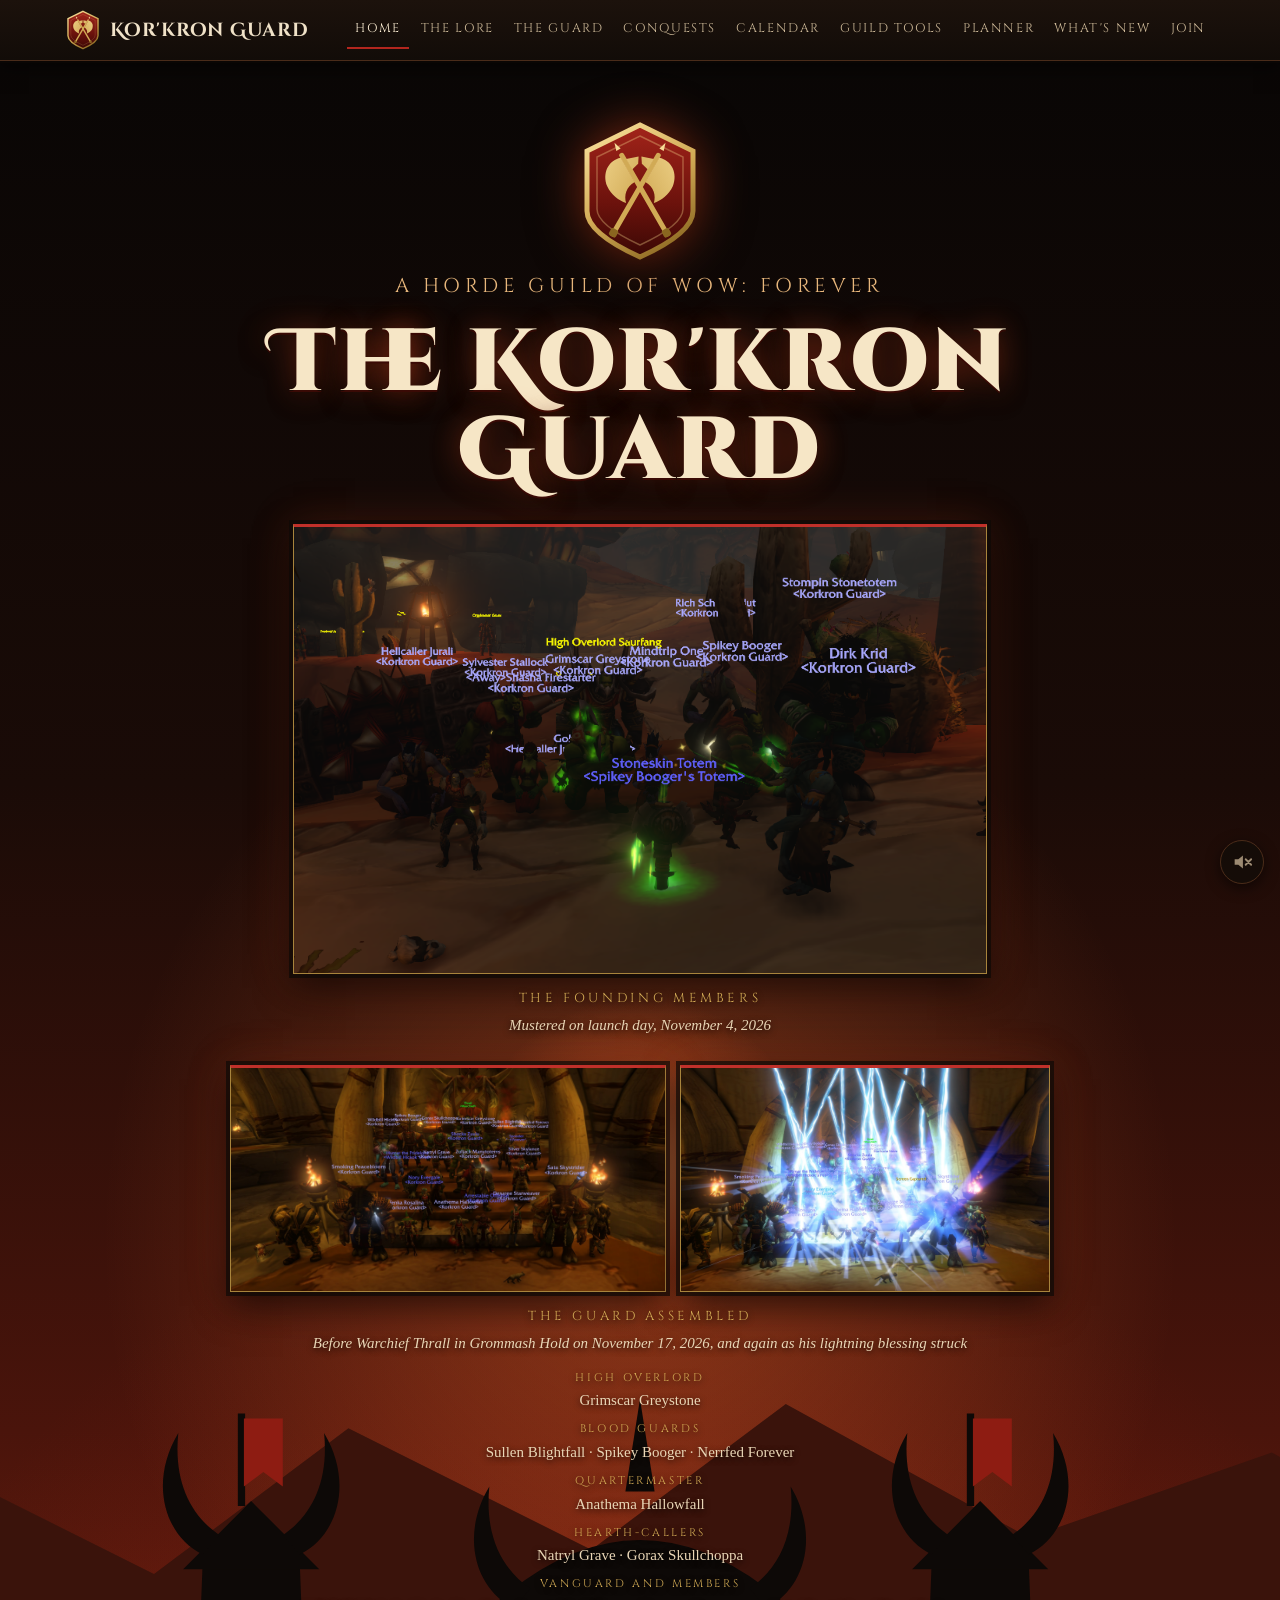
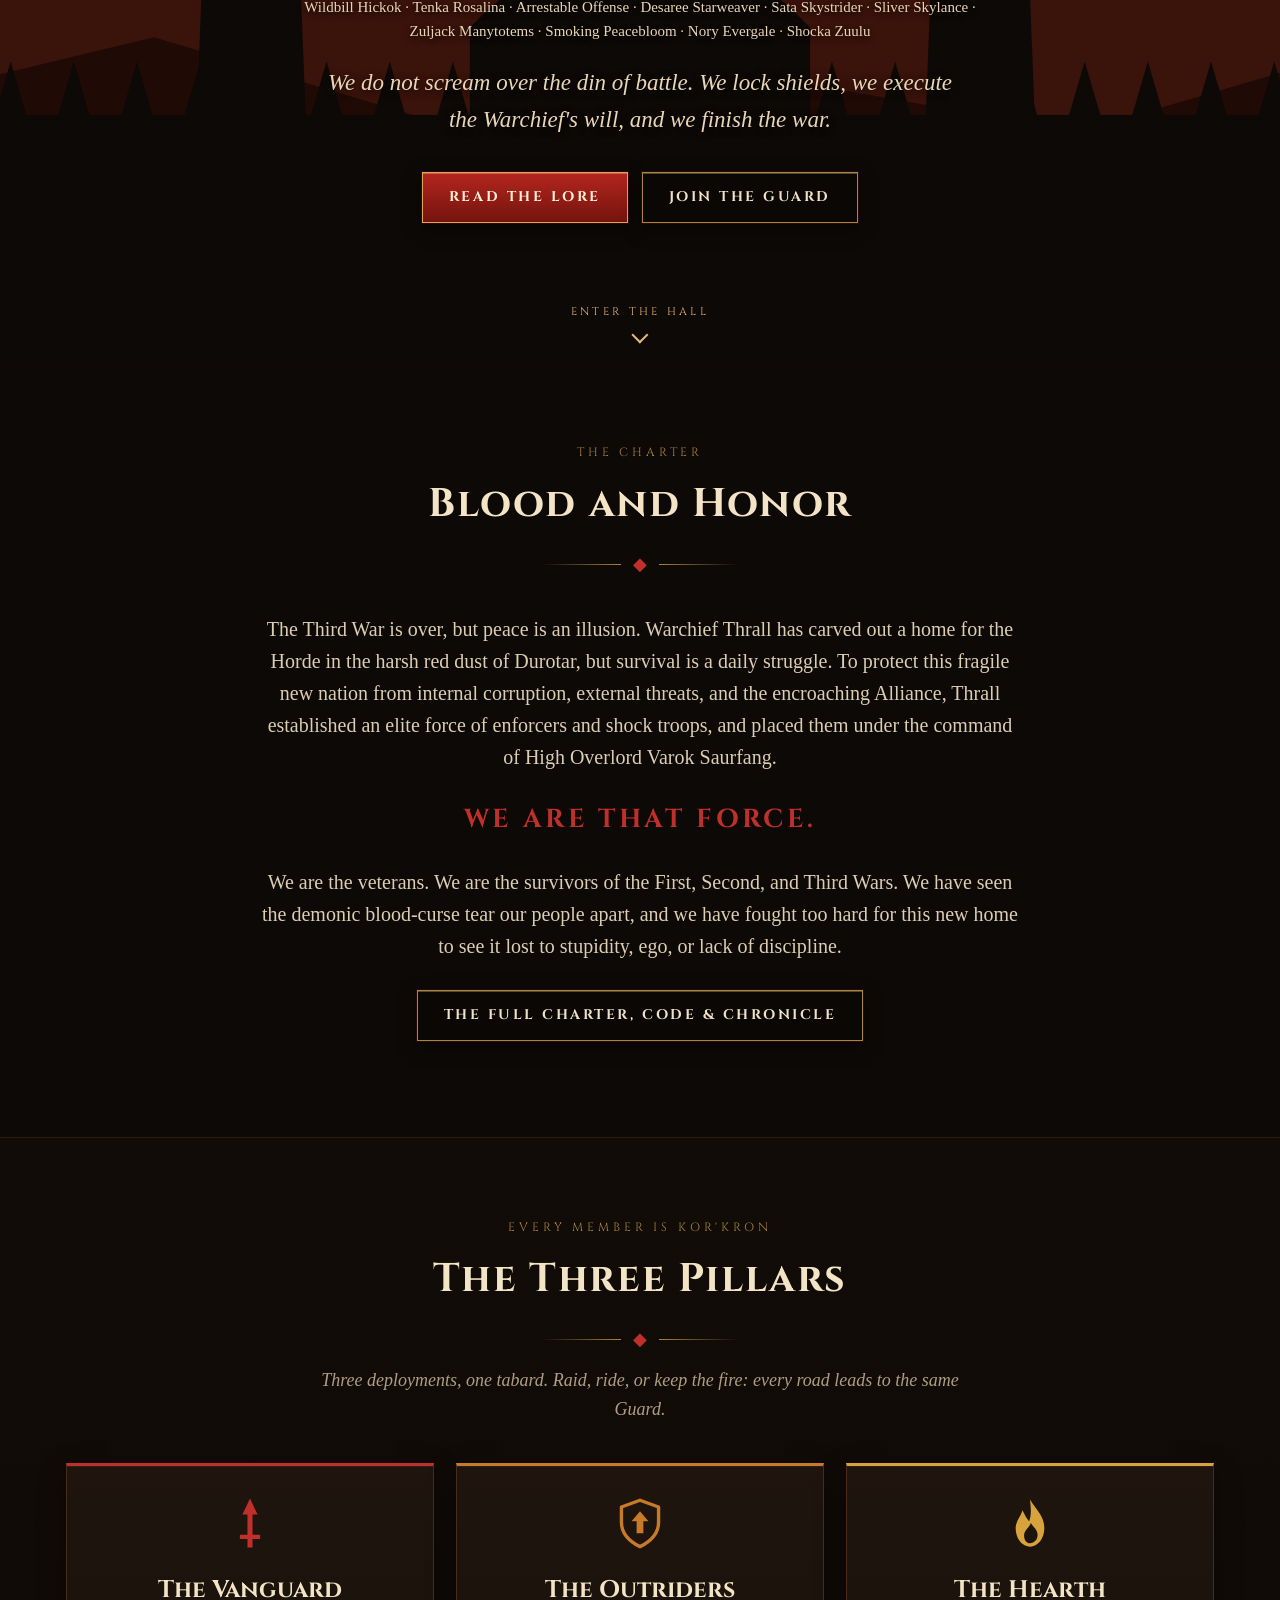
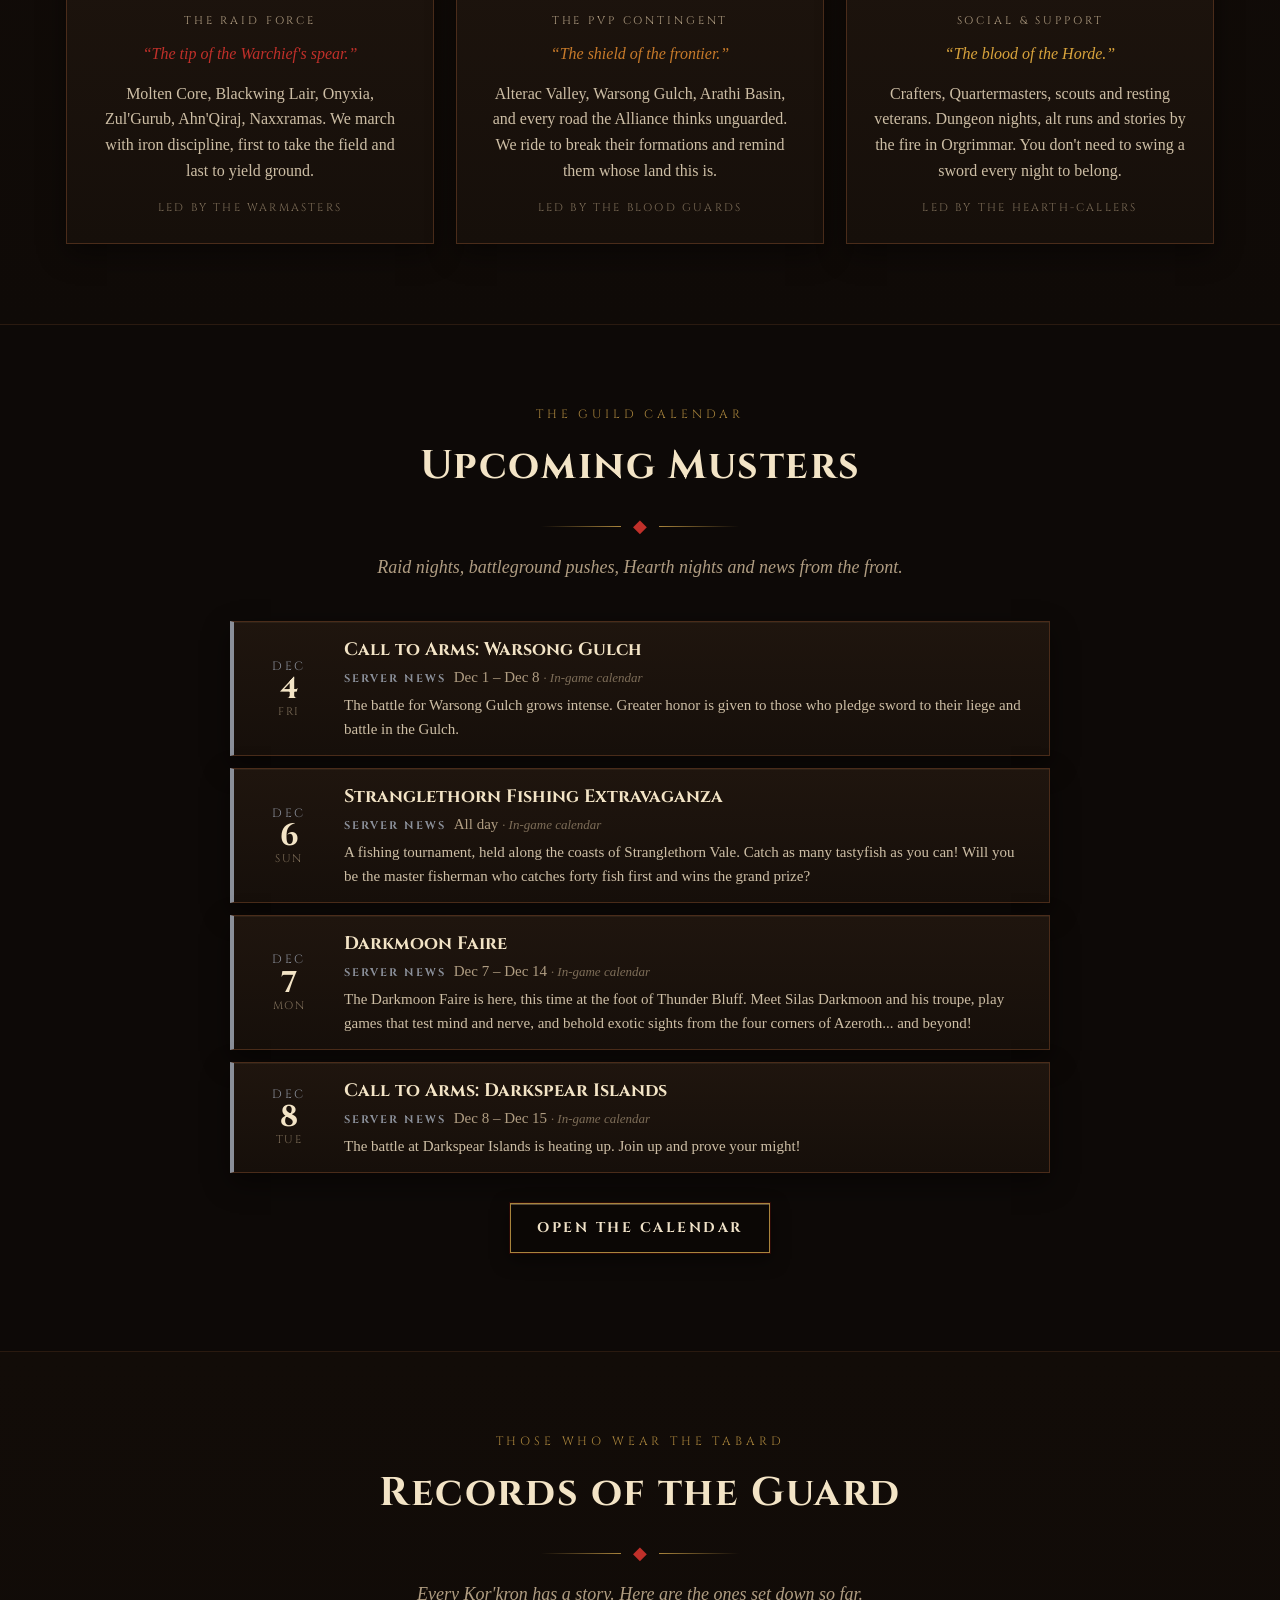
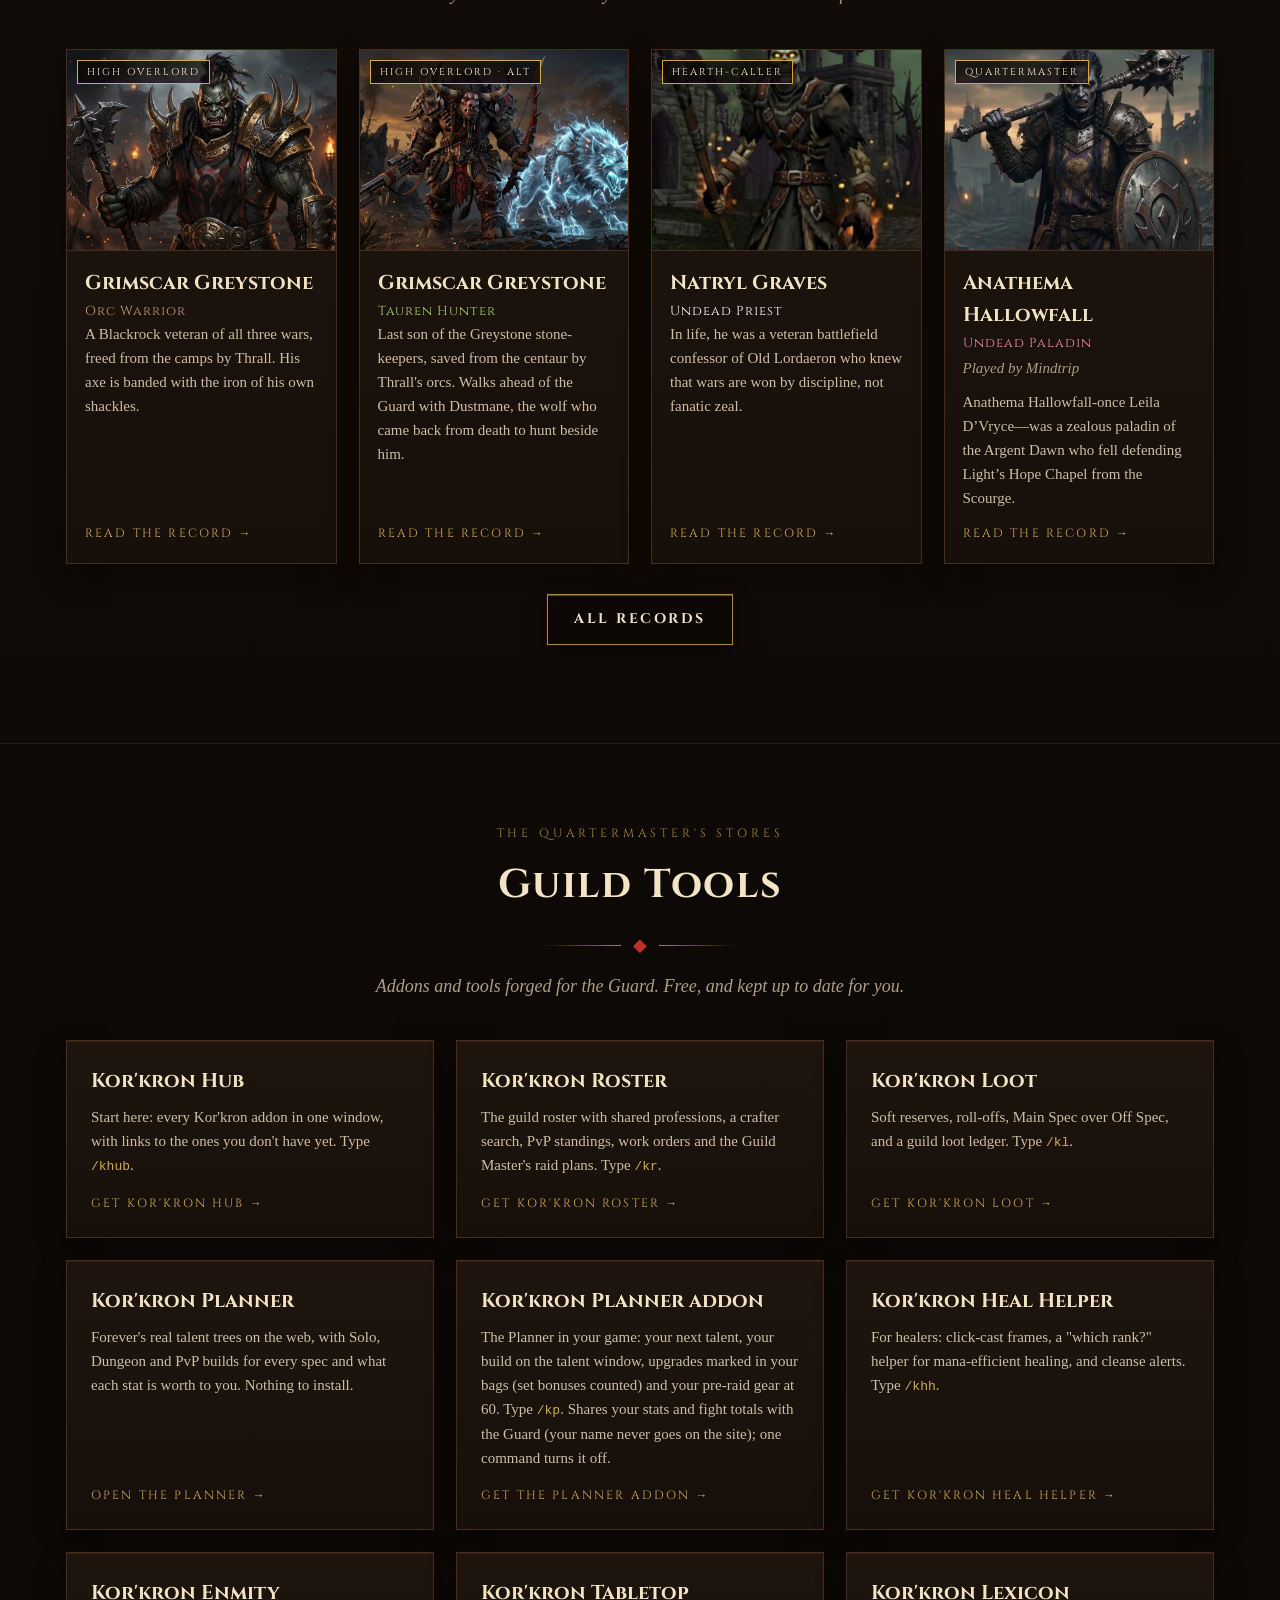
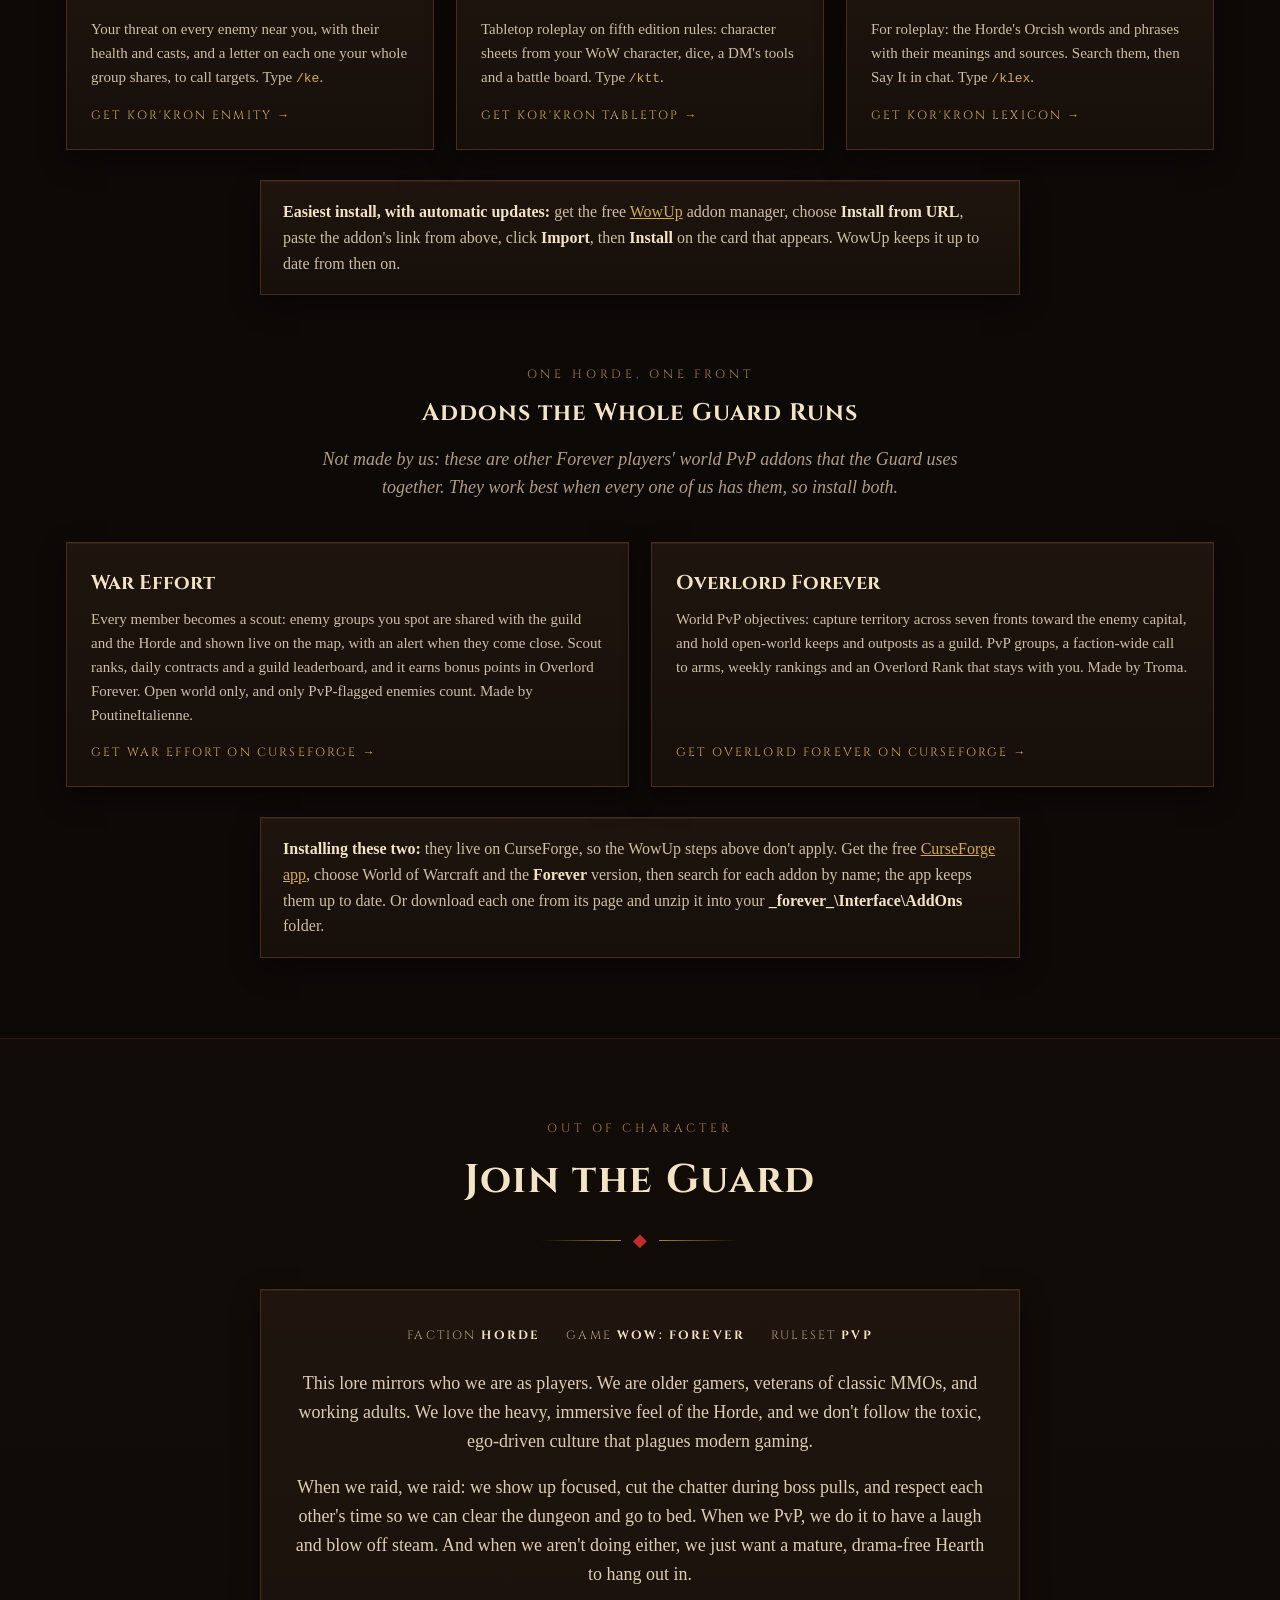
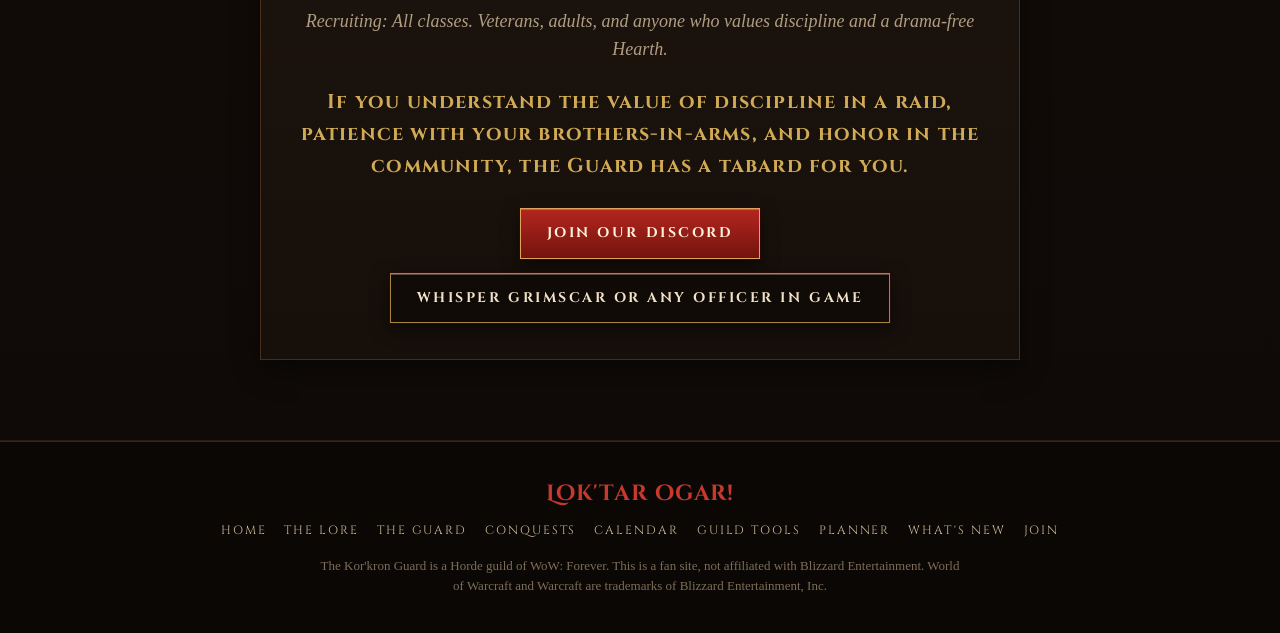
<file: index.html>
<!doctype html>
<html lang="en">
<head>
<meta charset="utf-8">
<meta name="viewport" content="width=device-width, initial-scale=1">
<title>The Kor'kron Guard</title>
<meta name="description" content="The Kor'kron Guard: a Horde guild of WoW: Forever for veterans and working adults. Raids, PvP and a drama-free Hearth, under Saurfang's code.">
<meta property="og:title" content="The Kor'kron Guard">
<meta property="og:description" content="A Horde guild of WoW: Forever. Sworn to the Warchief, forged in Saurfang's code.">
<link rel="icon" href="assets/crest.svg" type="image/svg+xml">
<link rel="preconnect" href="https://fonts.googleapis.com">
<link rel="preconnect" href="https://fonts.gstatic.com" crossorigin>
<link href="https://fonts.googleapis.com/css2?family=Cinzel+Decorative:wght@700;900&family=Cinzel:wght@500;700&family=IM+Fell+English:ital@0;1&display=swap" rel="stylesheet">
<link rel="stylesheet" href="assets/nav.css">
<link rel="stylesheet" href="assets/site.css">
</head>
<body>

<main>
  <section class="hero">
    <div class="hero-sun" aria-hidden="true"></div>
    <svg class="hero-land" viewBox="0 0 1440 360" preserveAspectRatio="xMidYMax slice" aria-hidden="true">
      <path fill="#3a130b" d="M0 360 L0 210 L90 170 L160 200 L250 120 L330 180 L420 150 L520 200 L600 140 L700 190 L780 130 L880 185 L980 150 L1060 195 L1150 120 L1240 175 L1330 140 L1440 180 L1440 360 Z"/>
      <path fill="#200a06" d="M0 360 L0 262 L120 232 L210 255 L300 216 L420 250 L520 226 L640 262 L760 240 L900 265 L1020 230 L1140 258 L1260 228 L1440 250 L1440 360 Z"/>
      <g id="skyline" fill="#0d0907"></g>
    </svg>
    <div class="embers" id="embers" aria-hidden="true"></div>

    <div class="hero-content">
      <img class="hero-crest" src="assets/crest.svg" alt="">
      <p class="tagline">A Horde Guild of WoW: Forever</p>
      <h1>The Kor'kron Guard</h1>
      <figure class="founders">
        <img src="assets/founders.png" width="888" height="572" alt="The founding members of the Kor'kron Guard gathered in Durotar with High Overlord Saurfang on launch day">
        <figcaption><span>The Founding Members</span>Mustered on launch day, November 4, 2026</figcaption>
      </figure>
      <figure class="founders">
        <div class="assembled">
          <a href="assets/grommash-hold.jpg" style="--ratio: 1.944"><img src="assets/grommash-hold.jpg" width="2000" height="1029" loading="lazy" alt="Seventeen members of the Kor'kron Guard on the steps of Grommash Hold before Warchief Thrall"></a>
          <a href="assets/grommash-hold-lightning.jpg" style="--ratio: 1.647"><img src="assets/grommash-hold-lightning.jpg" width="1912" height="1161" loading="lazy" alt="The same gathering in Grommash Hold, struck by the Warchief's lightning blessing"></a>
        </div>
        <figcaption><span>The Guard Assembled</span>Before Warchief Thrall in Grommash Hold on November 17, 2026, and again as his lightning blessing struck
          <dl class="muster">
            <div><dt>High Overlord</dt><dd><span>Grimscar Greystone</span></dd></div>
            <div><dt>Blood Guards</dt><dd><span>Sullen Blightfall</span> <span>Spikey Booger</span> <span>Nerrfed Forever</span></dd></div>
            <div><dt>Quartermaster</dt><dd><span>Anathema Hallowfall</span></dd></div>
            <div><dt>Hearth-Callers</dt><dd><span>Natryl Grave</span> <span>Gorax Skullchoppa</span></dd></div>
            <div><dt>Vanguard and Members</dt><dd><span>Wildbill Hickok</span> <span>Tenka Rosalina</span> <span>Arrestable Offense</span> <span>Desaree Starweaver</span> <span>Sata Skystrider</span> <span>Sliver Skylance</span> <span>Zuljack Manytotems</span> <span>Smoking Peacebloom</span> <span>Nory Evergale</span> <span>Shocka Zuulu</span></dd></div>
          </dl>
        </figcaption>
      </figure>
      <p class="motto">We do not scream over the din of battle. We lock shields, we execute the Warchief's will, and we finish the war.</p>
      <div class="hero-actions">
        <a class="btn" href="lore.html">Read the Lore</a>
        <a class="btn ghost" href="#join">Join the Guard</a>
      </div>
    </div>
    <a class="hero-scroll" href="#charter">Enter the Hall</a>
  </section>

  <section class="section" id="charter">
    <div class="wrap reveal">
      <p class="eyebrow">The Charter</p>
      <h2 class="section-title">Blood and Honor</h2>
      <div class="rule">&#9670;</div>
      <div class="charter" style="margin-top:34px">
        <p>The Third War is over, but peace is an illusion. Warchief Thrall has carved out a home for the Horde in the harsh red dust of Durotar, but survival is a daily struggle. To protect this fragile new nation from internal corruption, external threats, and the encroaching Alliance, Thrall established an elite force of enforcers and shock troops, and placed them under the command of High Overlord Varok Saurfang.</p>
        <p class="force">We are that force.</p>
        <p>We are the veterans. We are the survivors of the First, Second, and Third Wars. We have seen the demonic blood-curse tear our people apart, and we have fought too hard for this new home to see it lost to stupidity, ego, or lack of discipline.</p>
        <p style="margin-top:28px"><a class="btn ghost" href="lore.html">The Full Charter, Code &amp; Chronicle</a></p>
      </div>
    </div>
  </section>

  <section class="section alt" id="pillars">
    <div class="wrap">
      <div class="reveal">
        <p class="eyebrow">Every Member Is Kor'kron</p>
        <h2 class="section-title">The Three Pillars</h2>
        <div class="rule">&#9670;</div>
        <p class="section-sub">Three deployments, one tabard. Raid, ride, or keep the fire: every road leads to the same Guard.</p>
      </div>
      <div class="pillar-grid">
        <div class="pillar-card panel reveal" style="--accent:var(--vanguard)">
          <svg viewBox="0 0 64 64" aria-hidden="true"><path fill="currentColor" d="M32 3 L41 22 L35 22 L35 46 L44 46 L44 51 L35 51 L35 61 L29 61 L29 51 L20 51 L20 46 L29 46 L29 22 L23 22 Z"/></svg>
          <h3>The Vanguard</h3>
          <p class="what">The Raid Force</p>
          <p class="quote">“The tip of the Warchief's spear.”</p>
          <p>Molten Core, Blackwing Lair, Onyxia, Zul'Gurub, Ahn'Qiraj, Naxxramas. We march with iron discipline, first to take the field and last to yield ground.</p>
          <p class="led">Led by the Warmasters</p>
        </div>
        <div class="pillar-card panel reveal" style="--accent:var(--outriders)">
          <svg viewBox="0 0 64 64" aria-hidden="true"><path fill="none" stroke="currentColor" stroke-width="4" stroke-linejoin="round" d="M32 5 L54 13 V31 C54 45 44 54 32 60 C20 54 10 45 10 31 V13 Z"/><path fill="currentColor" d="M32 18 L42 30 L36 30 L36 44 L28 44 L28 30 L22 30 Z"/></svg>
          <h3>The Outriders</h3>
          <p class="what">The PvP Contingent</p>
          <p class="quote">“The shield of the frontier.”</p>
          <p>Alterac Valley, Warsong Gulch, Arathi Basin, and every road the Alliance thinks unguarded. We ride to break their formations and remind them whose land this is.</p>
          <p class="led">Led by the Blood Guards</p>
        </div>
        <div class="pillar-card panel reveal" style="--accent:var(--hearth)">
          <svg viewBox="0 0 64 64" aria-hidden="true"><path fill="currentColor" d="M32 4 C40 17 49 24 49 38 C49 51 41 60 32 60 C23 60 15 51 15 38 C15 30 21 25 23 17 C27 25 29 28 31 30 C34 22 33 13 32 4 Z M32 56 C37 56 41 52 41 46 C41 40 36 37 33 32 C31 38 25 40 25 47 C25 52 28 56 32 56 Z"/></svg>
          <h3>The Hearth</h3>
          <p class="what">Social &amp; Support</p>
          <p class="quote">“The blood of the Horde.”</p>
          <p>Crafters, Quartermasters, scouts and resting veterans. Dungeon nights, alt runs and stories by the fire in Orgrimmar. You don't need to swing a sword every night to belong.</p>
          <p class="led">Led by the Hearth-Callers</p>
        </div>
      </div>
    </div>
  </section>

  <section class="section" id="musters">
    <div class="wrap">
      <div class="reveal">
        <p class="eyebrow">The Guild Calendar</p>
        <h2 class="section-title">Upcoming Musters</h2>
        <div class="rule">&#9670;</div>
        <p class="section-sub">Raid nights, battleground pushes, Hearth nights and news from the front.</p>
      </div>
      <div class="event-list reveal" id="upcoming"></div>
      <p style="text-align:center;margin-top:30px" class="reveal"><a class="btn ghost" href="calendar.html">Open the Calendar</a></p>
    </div>
  </section>

  <section class="section alt" id="records">
    <div class="wrap">
      <div class="reveal">
        <p class="eyebrow">Those Who Wear the Tabard</p>
        <h2 class="section-title">Records of the Guard</h2>
        <div class="rule">&#9670;</div>
        <p class="section-sub">Every Kor'kron has a story. Here are the ones set down so far.</p>
      </div>
      <div class="member-grid reveal" id="members"></div>
      <p style="text-align:center;margin-top:30px" class="reveal"><a class="btn ghost" href="players/index.html">All Records</a></p>
    </div>
  </section>

  <section class="section" id="tools">
    <div class="wrap">
      <div class="reveal">
        <p class="eyebrow">The Quartermaster's Stores</p>
        <h2 class="section-title">Guild Tools</h2>
        <div class="rule">&#9670;</div>
        <p class="section-sub">Addons and tools forged for the Guard. Free, and kept up to date for you.</p>
      </div>
      <div class="tool-grid three">
        <div class="tool panel reveal">
          <h3>Kor'kron Hub</h3>
          <p>Start here: every Kor'kron addon in one window, with links to the ones you don't have yet. Type <code>/khub</code>.</p>
          <a href="https://github.com/korkronguard/KorkronHub">Get Kor'kron Hub &rarr;</a>
        </div>
        <div class="tool panel reveal">
          <h3>Kor'kron Roster</h3>
          <p>The guild roster with shared professions, a crafter search, PvP standings, work orders and the Guild Master's raid plans. Type <code>/kr</code>.</p>
          <a href="https://github.com/grimscar/KorkronRoster">Get Kor'kron Roster &rarr;</a>
        </div>
        <div class="tool panel reveal">
          <h3>Kor'kron Loot</h3>
          <p>Soft reserves, roll-offs, Main Spec over Off Spec, and a guild loot ledger. Type <code>/kl</code>.</p>
          <a href="https://github.com/grimscar/KorkronLoot">Get Kor'kron Loot &rarr;</a>
        </div>
        <div class="tool panel reveal">
          <h3>Kor'kron Planner</h3>
          <p>Forever's real talent trees on the web, with Solo, Dungeon and PvP builds for every spec and what each stat is worth to you. Nothing to install.</p>
          <a href="planner/index.html">Open the Planner &rarr;</a>
        </div>
        <div class="tool panel reveal">
          <h3>Kor'kron Planner addon</h3>
          <p>The Planner in your game: your next talent, your build on the talent window, upgrades marked in your bags (set bonuses counted) and your pre-raid gear at 60. Type <code>/kp</code>. Shares your stats and fight totals with the Guard (your name never goes on the site); one command turns it off.</p>
          <a href="https://github.com/korkronguard/KorkronPlanner">Get the Planner addon &rarr;</a>
        </div>
        <div class="tool panel reveal">
          <h3>Kor'kron Heal Helper</h3>
          <p>For healers: click-cast frames, a "which rank?" helper for mana-efficient healing, and cleanse alerts. Type <code>/khh</code>.</p>
          <a href="https://github.com/grimscar/KorkronHealHelper">Get Kor'kron Heal Helper &rarr;</a>
        </div>
        <div class="tool panel reveal">
          <h3>Kor'kron Enmity</h3>
          <p>Your threat on every enemy near you, with their health and casts, and a letter on each one your whole group shares, to call targets. Type <code>/ke</code>.</p>
          <a href="https://github.com/grimscar/KorkronEnmity">Get Kor'kron Enmity &rarr;</a>
        </div>
        <div class="tool panel reveal">
          <h3>Kor'kron Tabletop</h3>
          <p>Tabletop roleplay on fifth edition rules: character sheets from your WoW character, dice, a DM's tools and a battle board. Type <code>/ktt</code>.</p>
          <a href="https://github.com/grimscar/KorkronTabletop">Get Kor'kron Tabletop &rarr;</a>
        </div>
        <div class="tool panel reveal">
          <h3>Kor'kron Lexicon</h3>
          <p>For roleplay: the Horde's Orcish words and phrases with their meanings and sources. Search them, then Say It in chat. Type <code>/klex</code>.</p>
          <a href="https://github.com/grimscar/KorkronLexicon">Get Kor'kron Lexicon &rarr;</a>
        </div>
      </div>
      <div class="howto panel reveal">
        <b>Easiest install, with automatic updates:</b> get the free <a href="https://wowup.io">WowUp</a> addon manager, choose <b>Install from URL</b>, paste the addon's link from above, click <b>Import</b>, then <b>Install</b> on the card that appears. WowUp keeps it up to date from then on.
      </div>

      <div class="tool-group reveal">
        <p class="eyebrow">One Horde, One Front</p>
        <h3 class="tool-group-title">Addons the Whole Guard Runs</h3>
        <p class="section-sub">Not made by us: these are other Forever players' world PvP addons that the Guard uses together. They work best when every one of us has them, so install both.</p>
      </div>
      <div class="tool-grid">
        <div class="tool panel reveal">
          <h3>War Effort</h3>
          <p>Every member becomes a scout: enemy groups you spot are shared with the guild and the Horde and shown live on the map, with an alert when they come close. Scout ranks, daily contracts and a guild leaderboard, and it earns bonus points in Overlord Forever. Open world only, and only PvP-flagged enemies count. Made by PoutineItalienne.</p>
          <a href="https://www.curseforge.com/wow/addons/war-effort">Get War Effort on CurseForge &rarr;</a>
        </div>
        <div class="tool panel reveal">
          <h3>Overlord Forever</h3>
          <p>World PvP objectives: capture territory across seven fronts toward the enemy capital, and hold open-world keeps and outposts as a guild. PvP groups, a faction-wide call to arms, weekly rankings and an Overlord Rank that stays with you. Made by Troma.</p>
          <a href="https://www.curseforge.com/wow/addons/overlord-forever">Get Overlord Forever on CurseForge &rarr;</a>
        </div>
      </div>
      <div class="howto panel reveal">
        <b>Installing these two:</b> they live on CurseForge, so the WowUp steps above don't apply. Get the free <a href="https://www.curseforge.com/download/app">CurseForge app</a>, choose World of Warcraft and the <b>Forever</b> version, then search for each addon by name; the app keeps them up to date. Or download each one from its page and unzip it into your <b>_forever_\Interface\AddOns</b> folder.
      </div>
    </div>
  </section>

  <section class="section alt" id="join">
    <div class="wrap">
      <div class="reveal">
        <p class="eyebrow">Out of Character</p>
        <h2 class="section-title">Join the Guard</h2>
        <div class="rule">&#9670;</div>
      </div>
      <div class="join panel reveal" style="margin-top:34px">
        <div class="facts">
          <span>Faction <b>Horde</b></span>
          <span>Game <b>WoW: Forever</b></span>
          <span>Ruleset <b>PvP</b></span>
        </div>
        <p>This lore mirrors who we are as players. We are older gamers, veterans of classic MMOs, and working adults. We love the heavy, immersive feel of the Horde, and we don't follow the toxic, ego-driven culture that plagues modern gaming.</p>
        <p>When we raid, we raid: we show up focused, cut the chatter during boss pulls, and respect each other's time so we can clear the dungeon and go to bed. When we PvP, we do it to have a laugh and blow off steam. And when we aren't doing either, we just want a mature, drama-free Hearth to hang out in.</p>
        <p id="recruiting" style="color:var(--muted);font-style:italic"></p>
        <p class="closing">If you understand the value of discipline in a raid, patience with your brothers-in-arms, and honor in the community, the Guard has a tabard for you.</p>
        <div class="hero-actions" id="join-actions">
          <span class="btn ghost" style="cursor:default">Whisper Grimscar or any officer in game</span>
        </div>
      </div>
    </div>
  </section>
</main>

<script src="data/site.js"></script>
<script src="data/events.js"></script>
<script src="data/events-ingame.js"></script>
<script src="data/players.js"></script>
<script src="assets/site.js"></script>
<script src="assets/nav.js" data-root="" data-page="home"></script>
<script>
  KG.skyline(document.getElementById("skyline"));
  KG.embers(document.getElementById("embers"), 34);
  KG.renderUpcoming(document.getElementById("upcoming"), 4);
  KG.renderMembers(document.getElementById("members"), "", 4);

  var site = window.KG_SITE || {};
  document.getElementById("recruiting").textContent = site.recruiting ? "Recruiting: " + site.recruiting : "";
  if (site.discord) {
    document.getElementById("join-actions").insertAdjacentHTML("afterbegin",
      '<a class="btn" href="' + KG.esc(site.discord) + '">Join our Discord</a>');
  }
  KG.reveal();
</script>
</body>
</html>
</file>
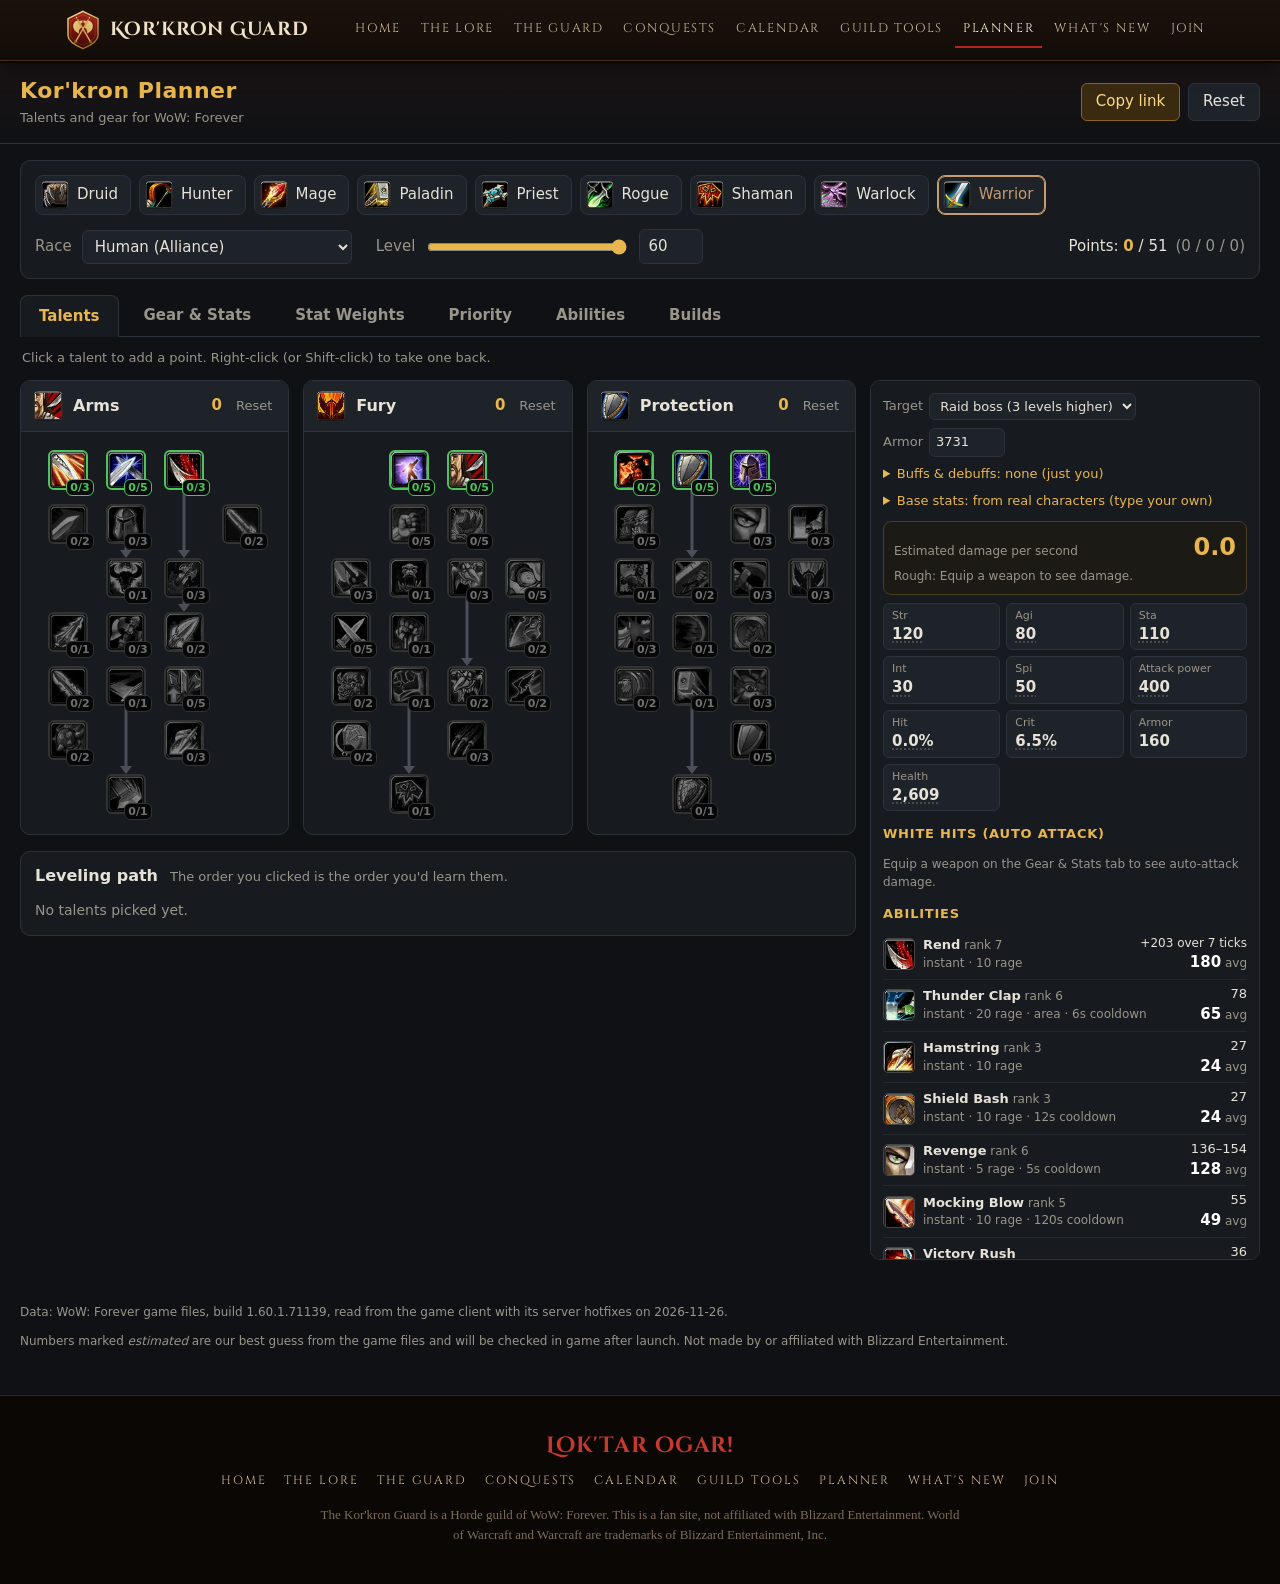
<file: planner/index.html>
<!doctype html>
<html lang="en">
<head>
<meta charset="utf-8">
<meta name="viewport" content="width=device-width, initial-scale=1">
<title>Kor'kron Planner</title>
<meta name="description" content="Talent planner for WoW: Forever, built from the game's own data. Made for the Kor'kron Guard.">
<link rel="icon" href="../assets/crest.svg" type="image/svg+xml">
<link href="https://fonts.googleapis.com/css2?family=Cinzel+Decorative:wght@700&family=Cinzel:wght@500;700&family=IM+Fell+English&display=swap" rel="stylesheet">
<link rel="stylesheet" href="../assets/nav.css">
<link rel="stylesheet" href="css/planner.css">
</head>
<body>
<header class="top">
  <div class="brand">
    <h1>Kor'kron Planner</h1>
    <span class="sub">Talents and gear for WoW: Forever</span>
  </div>
  <div class="actions">
    <button type="button" id="copyLink" class="btn primary">Copy link</button>
    <button type="button" id="resetAll" class="btn">Reset</button>
  </div>
</header>

<main>
  <section class="controls" aria-label="Character">
    <div class="classes" id="classPicker" role="radiogroup" aria-label="Class"></div>
    <div class="row">
      <label class="field">
        <span>Race</span>
        <select id="race"></select>
      </label>
      <label class="field level">
        <span>Level</span>
        <input type="range" id="levelRange" min="1" max="60" value="60">
        <input type="number" id="levelNum" min="1" max="60" value="60" inputmode="numeric">
      </label>
      <div class="points" id="points" aria-live="polite"></div>
    </div>
  </section>

  <nav class="tabs" role="tablist" aria-label="Planner pages">
    <button type="button" role="tab" id="tabTalents" data-view="talents" aria-selected="true">Talents</button>
    <button type="button" role="tab" id="tabGear" data-view="gear" aria-selected="false">Gear &amp; Stats</button>
    <button type="button" role="tab" id="tabStats" data-view="stats" aria-selected="false">Stat Weights</button>
    <button type="button" role="tab" id="tabPriority" data-view="priority" aria-selected="false">Priority</button>
    <button type="button" role="tab" id="tabAbilities" data-view="abilities" aria-selected="false">Abilities</button>
    <button type="button" role="tab" id="tabBuilds" data-view="builds" aria-selected="false">Builds</button>
  </nav>

  <div id="talentsView" role="tabpanel" aria-labelledby="tabTalents">
    <p class="hint" id="hint">Click a talent to add a point. Right-click (or Shift-click) to take one back.</p>

    <div class="talents-layout">
      <div class="talents-main">
        <section class="trees" id="trees" aria-label="Talent trees"></section>

        <section class="path" aria-labelledby="pathTitle">
          <div class="path-head">
            <h2 id="pathTitle">Leveling path</h2>
            <span class="muted">The order you clicked is the order you'd learn them.</span>
          </div>
          <ol id="path"></ol>
        </section>

        <section class="why" id="why" aria-label="Why these talents" hidden></section>
      </div>
      <aside class="side" id="talentSide" aria-label="Stats and abilities"></aside>
    </div>
  </div>

  <div id="gearView" role="tabpanel" aria-labelledby="tabGear" hidden>
    <p class="hint">Click a slot to pick an item. Only items your class can use at this level are listed.</p>
    <div class="gear-tools" id="gearTools"></div>
    <div class="gear-layout">
      <section class="slots" id="slots" aria-label="Equipment"></section>
      <section class="sheet" id="sheet" aria-label="Character sheet"></section>
    </div>
    <section class="mcp" id="mcpBox" aria-label="Manual Crowd Pummeler check" hidden></section>
    <section class="side wide" id="gearAttacks" aria-label="Attacks and abilities"></section>
  </div>

  <div id="statsView" role="tabpanel" aria-labelledby="tabStats" hidden>
    <div class="prio-layout lab-layout">
      <section class="prio" id="statsBox" aria-label="What each stat is worth"></section>
      <aside class="side" id="statsSide" aria-label="Target, buffs and stats"></aside>
    </div>
  </div>

  <div id="buildsView" role="tabpanel" aria-labelledby="tabBuilds" hidden>
    <p class="hint">Suggested builds for every spec, on three paths: Solo (questing alone), Dungeon (groups while you level, then dungeons and raids at 60) and PvP (fighting players), each with the order to take every point while you level. Load one as a
      starting point, or make your own on the Talents tab.</p>
    <section class="builds" id="builds" aria-label="Suggested builds"></section>
  </div>

  <div id="priorityView" role="tabpanel" aria-labelledby="tabPriority" hidden>
    <p class="hint">What to press, in order of importance, for this character: its talents, level and gear.
      Built from the game's numbers; it changes as you change talents or gear.</p>
    <div class="prio-layout">
      <section class="prio" id="prio" aria-label="Priority"></section>
      <aside class="side" id="prioSide" aria-label="Stats and abilities"></aside>
    </div>
  </div>

  <div id="abilitiesView" role="tabpanel" aria-labelledby="tabAbilities" hidden>
    <div class="prio-layout lab-layout">
      <section class="prio lab" id="lab" aria-label="Abilities"></section>
      <aside class="side" id="labSide" aria-label="Target, buffs and stats"></aside>
    </div>
  </div>
</main>

<dialog class="picker" id="picker" aria-labelledby="pickerTitle">
  <div class="picker-head">
    <h2 id="pickerTitle">Pick an item</h2>
    <button type="button" class="btn" id="pickerClose" aria-label="Close">✕</button>
  </div>
  <div class="picker-tools">
    <input type="search" id="pickerSearch" placeholder="Search by name or stat (e.g. strength, crit)" autocomplete="off">
    <button type="button" class="btn" id="pickerRemove">Empty this slot</button>
  </div>
  <div class="picker-sort">
    <label for="pickerSortBy">Sort by</label>
    <select id="pickerSortBy">
      <option value="gain">Damage gain</option>
      <option value="ilvl">Item level</option>
    </select>
    <span class="picker-hint">↗ = where to get it (Wowhead)</span>
  </div>
  <div class="picker-filters" id="pickerFilters" hidden></div>
  <p class="muted" id="pickerCount"></p>
  <ul class="picker-list" id="pickerList"></ul>
</dialog>

<div class="tooltip" id="tooltip" role="tooltip" hidden></div>
<div class="toast" id="toast" role="status" hidden></div>

<footer class="data-foot">
  <p id="dataNote"></p>
  <p>Numbers marked <em>estimated</em> are our best guess from the game files and will be checked in game after launch.
    Not made by or affiliated with Blizzard Entertainment.</p>
</footer>

<script src="data/meta.js"></script>
<script src="data/classes.js"></script>
<script src="data/talents.js"></script>
<script src="data/abilities.js"></script>
<script src="data/spellbook.js"></script>
<script src="data/builds.js"></script>
<script src="data/links.js"></script>
<script src="data/measured.js"></script>
<script src="js/talents.js"></script>
<script src="js/calc.js"></script>
<script src="js/iteminfo.js"></script>
<script src="js/gear.js"></script>
<script src="js/panel.js"></script>
<script src="js/priority.js"></script>
<script src="js/abilitytab.js"></script>
<script src="js/statstab.js"></script>
<script src="js/mcp.js"></script>
<script src="js/builds.js"></script>
<script src="js/why.js"></script>
<script src="../assets/nav.js" data-root="../" data-page="planner"></script>
</body>
</html>
</file>
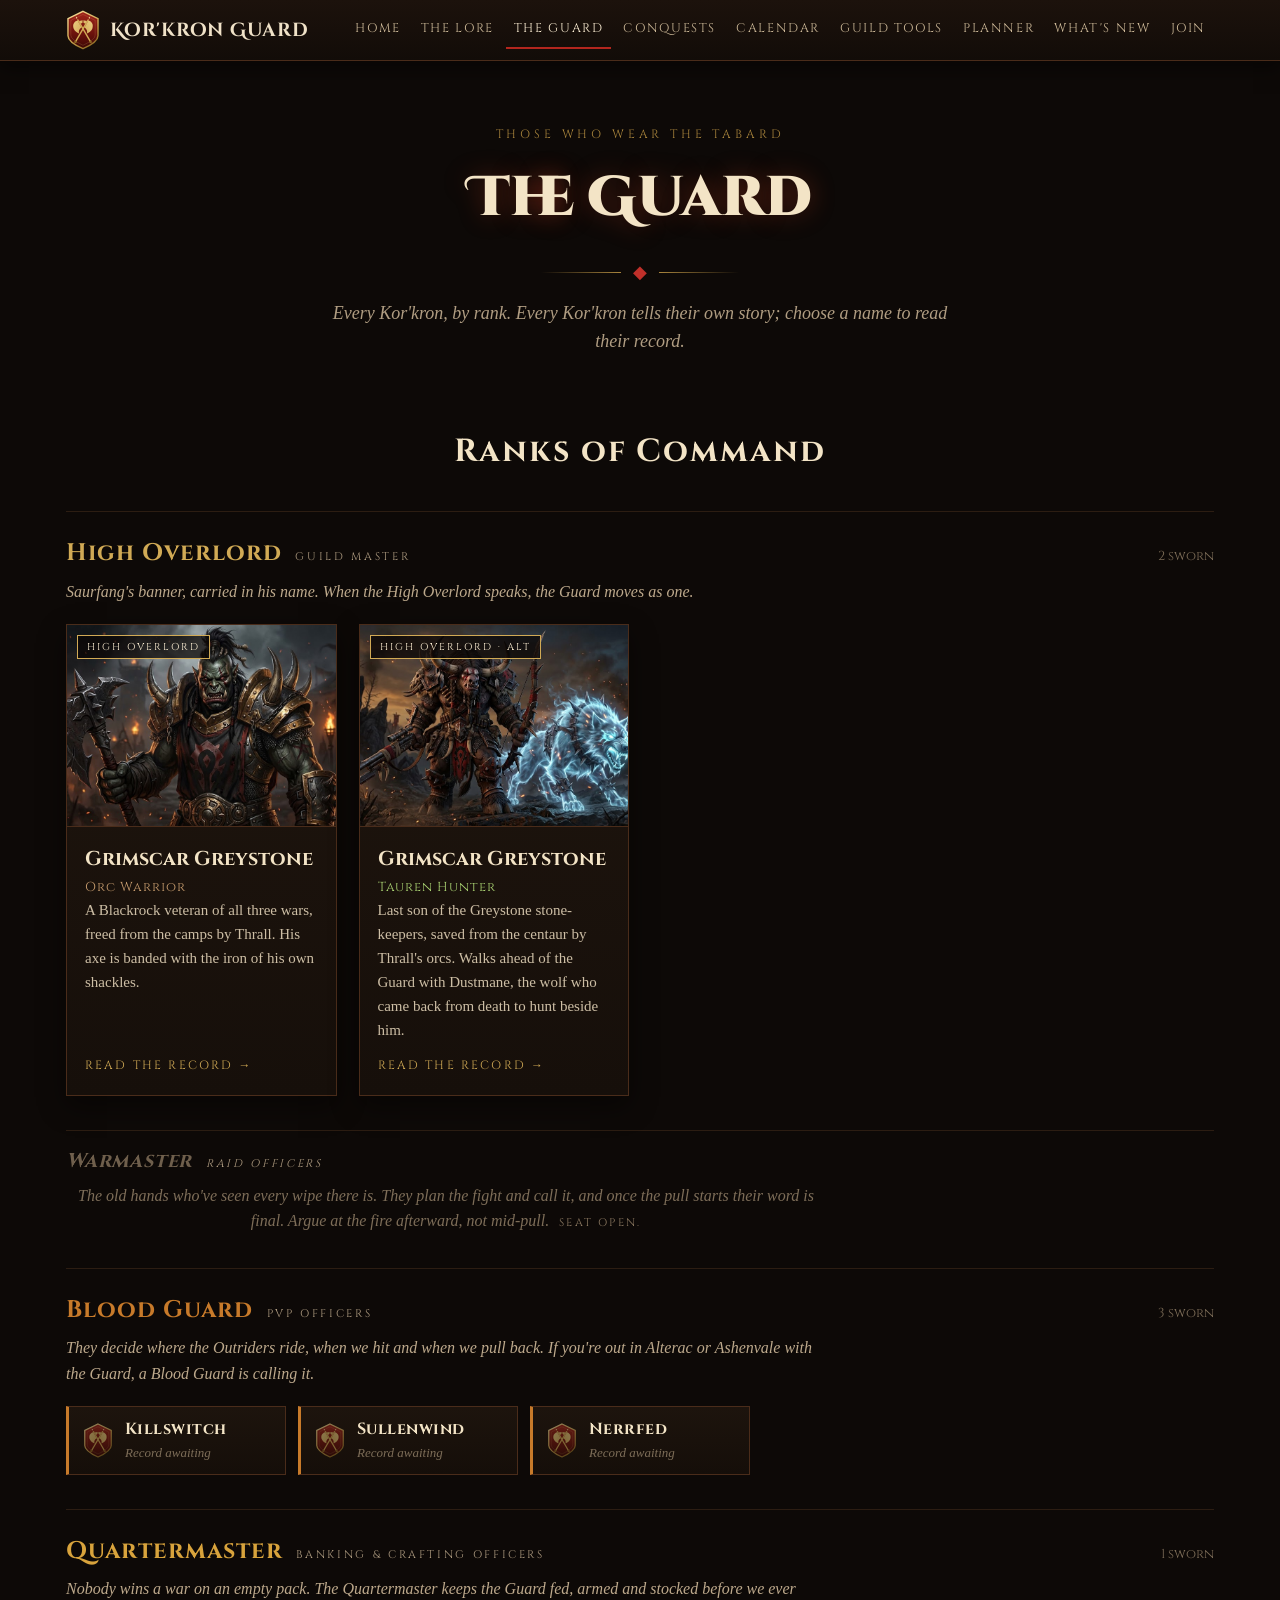
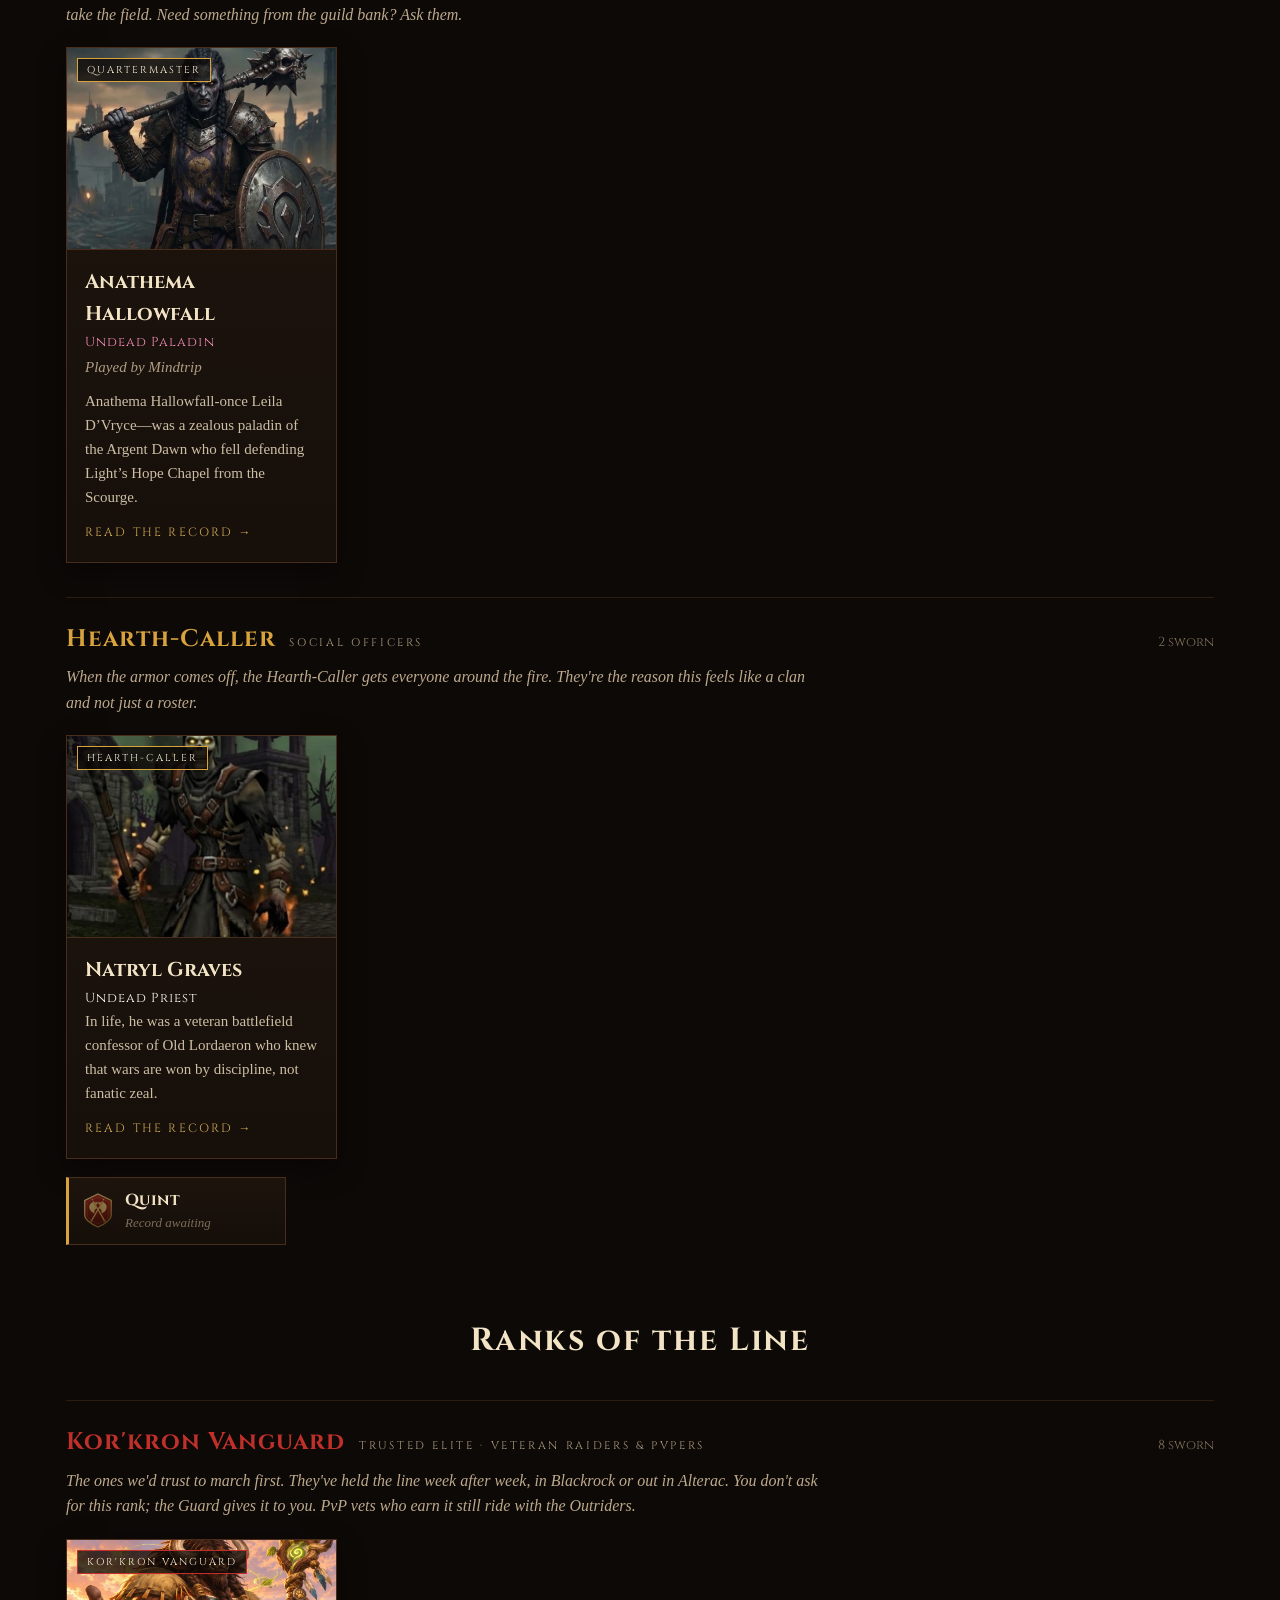
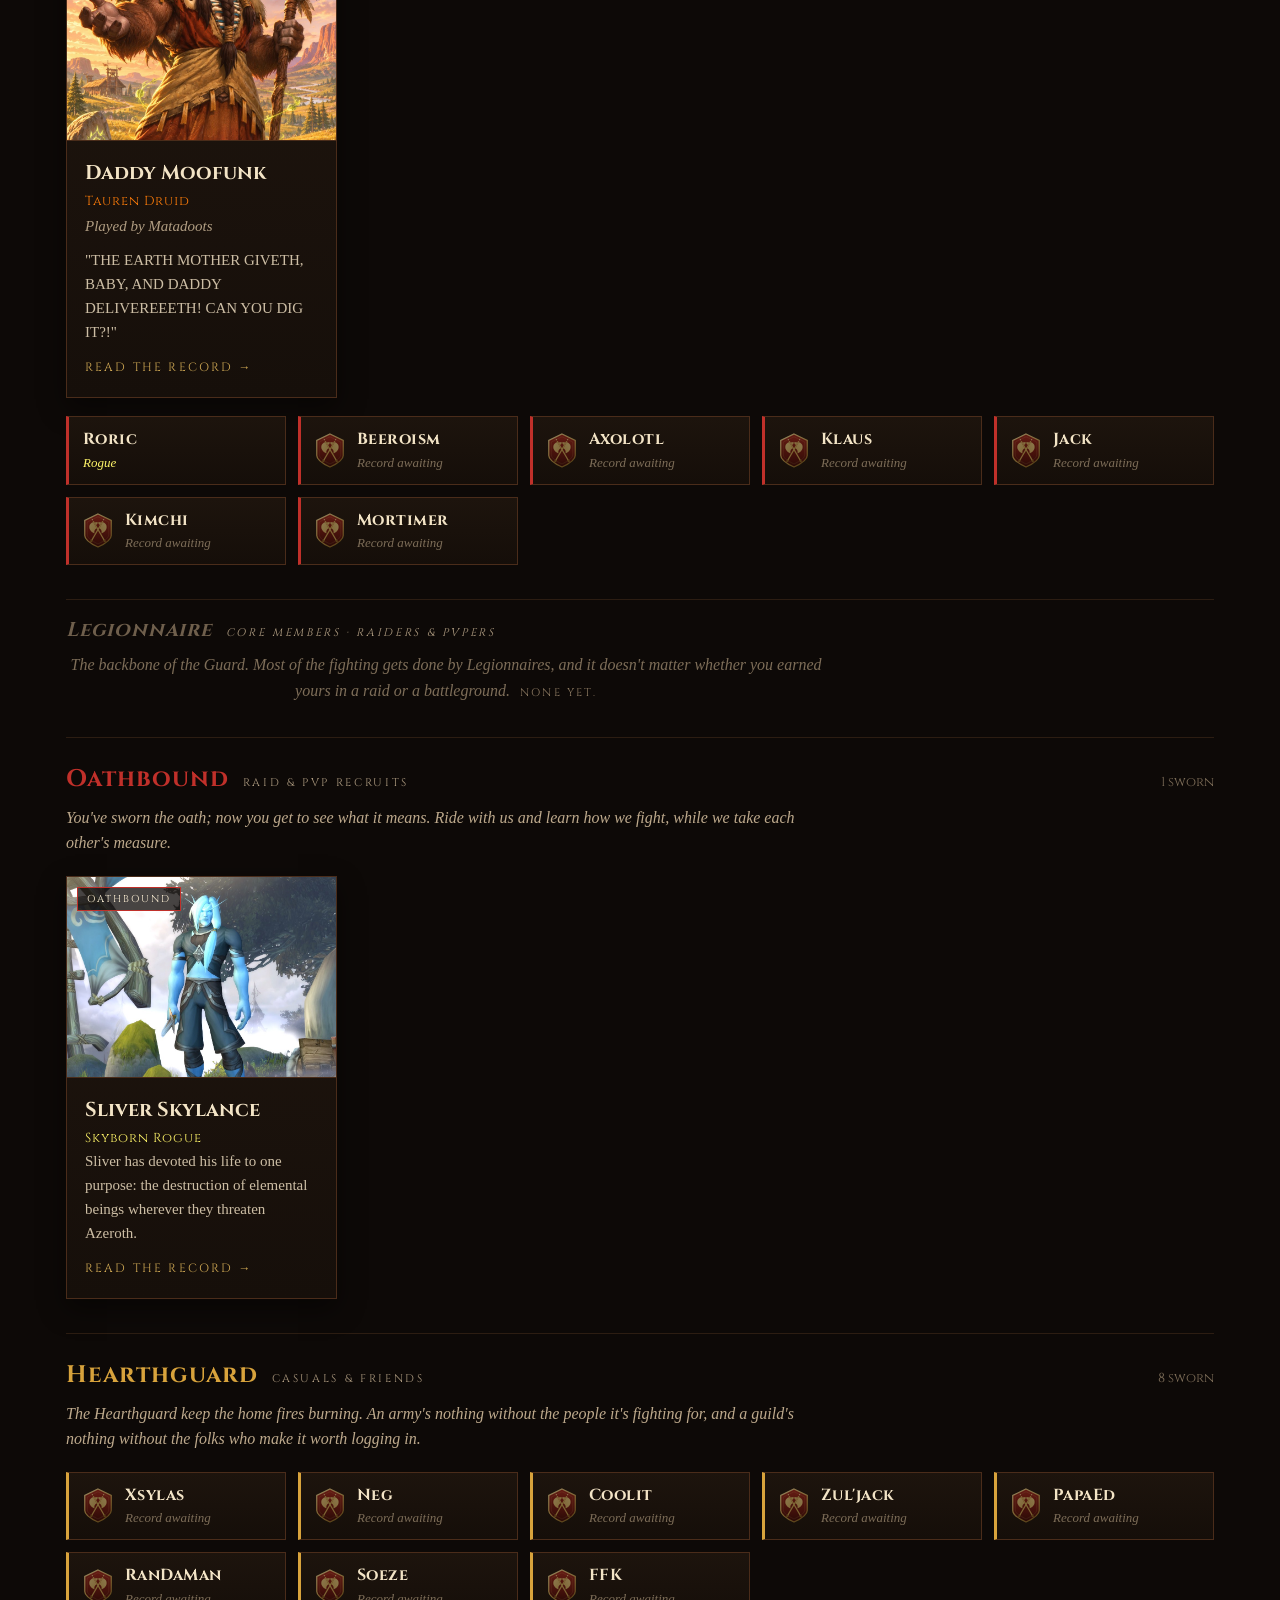
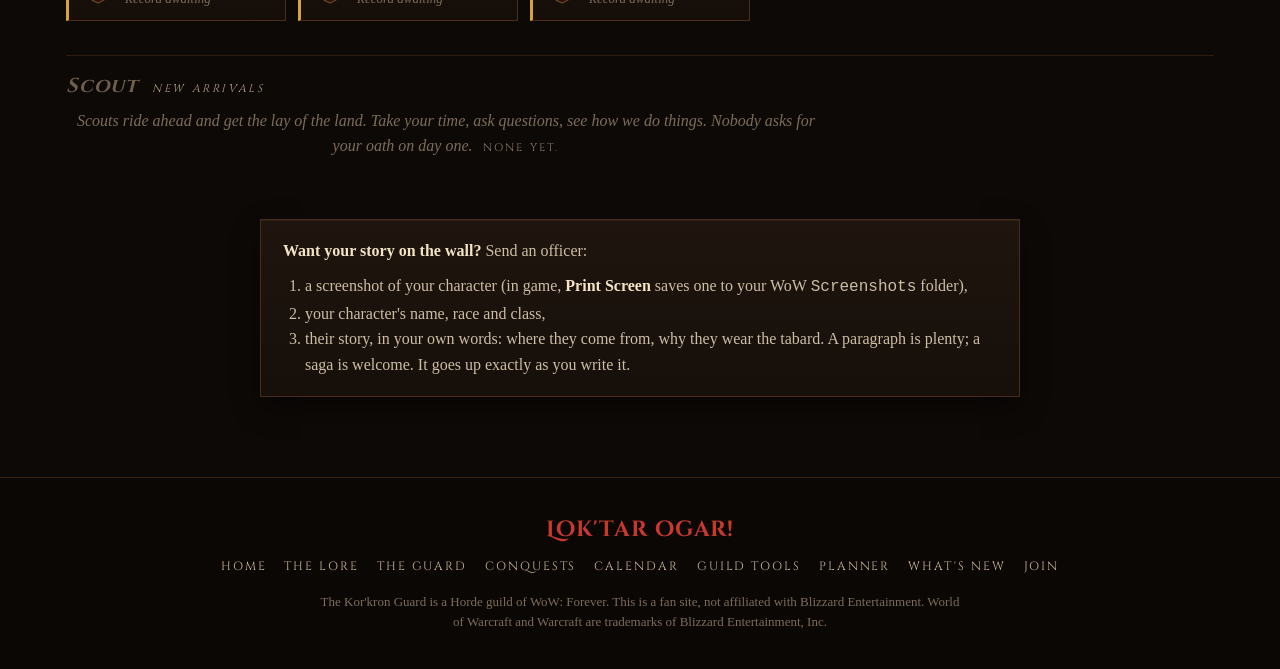
<file: players/index.html>
<!doctype html>
<html lang="en">
<head>
<meta charset="utf-8">
<meta name="viewport" content="width=device-width, initial-scale=1">
<title>The Guard · Kor'kron Guard</title>
<meta name="description" content="The roster of the Kor'kron Guard by rank, and the records of those who wear the tabard.">
<link rel="icon" href="../assets/crest.svg" type="image/svg+xml">
<link rel="preconnect" href="https://fonts.googleapis.com">
<link rel="preconnect" href="https://fonts.gstatic.com" crossorigin>
<link href="https://fonts.googleapis.com/css2?family=Cinzel+Decorative:wght@700;900&family=Cinzel:wght@500;700&family=IM+Fell+English:ital@0;1&display=swap" rel="stylesheet">
<link rel="stylesheet" href="../assets/nav.css">
<link rel="stylesheet" href="../assets/site.css">
</head>
<body>

<main>
  <header class="page-head wrap">
    <p class="eyebrow">Those Who Wear the Tabard</p>
    <h1>The Guard</h1>
    <div class="rule">&#9670;</div>
    <p class="section-sub">Every Kor'kron, by rank. Every Kor'kron tells their own story; choose a name to read their record.</p>
  </header>

  <section class="section" style="padding-top:10px">
    <div class="wrap">
      <div id="roster"></div>

      <div class="howto panel" style="margin-top:60px">
        <b>Want your story on the wall?</b> Send an officer:
        <ol style="margin:10px 0 0;padding-left:22px">
          <li>a screenshot of your character (in game, <b>Print Screen</b> saves one to your WoW <code>Screenshots</code> folder),</li>
          <li>your character's name, race and class,</li>
          <li>their story, in your own words: where they come from, why they wear the tabard. A paragraph is plenty; a saga is welcome. It goes up exactly as you write it.</li>
        </ol>
      </div>
    </div>
  </section>
</main>

<script src="../data/players.js"></script>
<script src="../assets/site.js"></script>
<script src="../assets/nav.js" data-root="../" data-page="guard"></script>
<script>KG.renderRoster(document.getElementById("roster"), "../");</script>
</body>
</html>
</file>
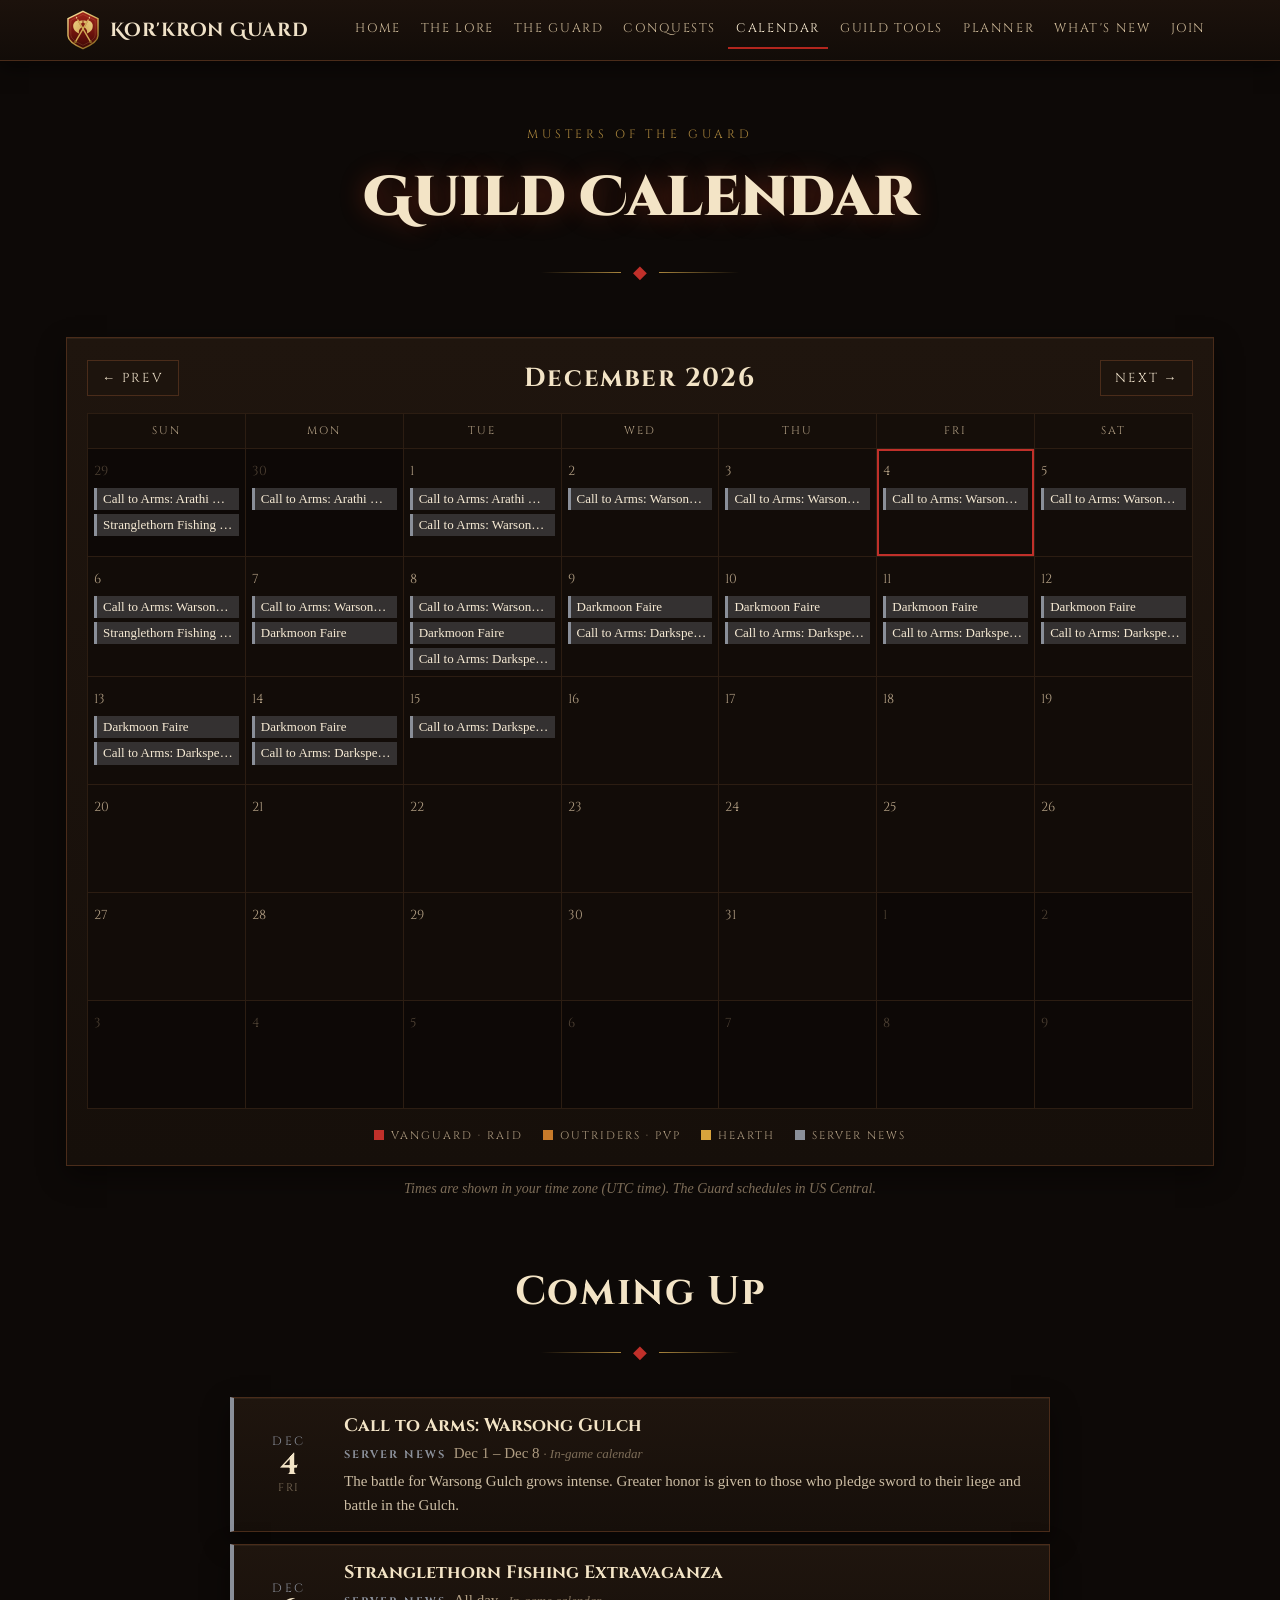
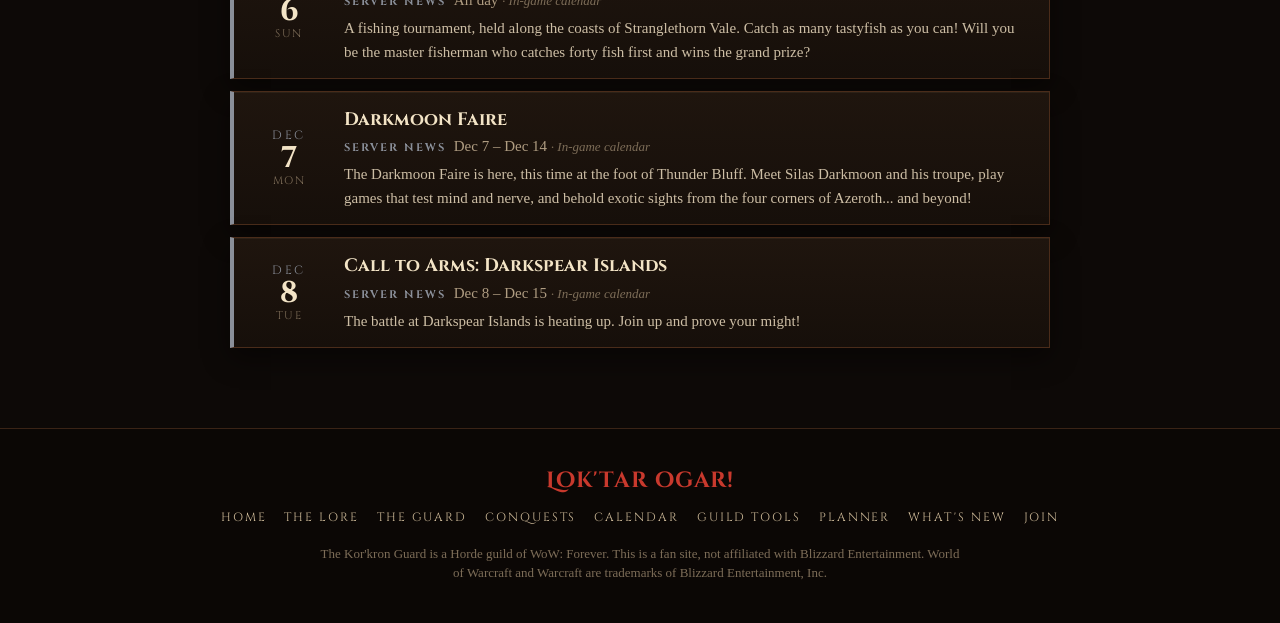
<file: calendar.html>
<!doctype html>
<html lang="en">
<head>
<meta charset="utf-8">
<meta name="viewport" content="width=device-width, initial-scale=1">
<title>Calendar · Kor'kron Guard</title>
<meta name="description" content="The Kor'kron Guard's calendar: raid nights, battleground pushes, Hearth nights and server news.">
<link rel="icon" href="assets/crest.svg" type="image/svg+xml">
<link rel="preconnect" href="https://fonts.googleapis.com">
<link rel="preconnect" href="https://fonts.gstatic.com" crossorigin>
<link href="https://fonts.googleapis.com/css2?family=Cinzel+Decorative:wght@700;900&family=Cinzel:wght@500;700&family=IM+Fell+English:ital@0;1&display=swap" rel="stylesheet">
<link rel="stylesheet" href="assets/nav.css">
<link rel="stylesheet" href="assets/site.css">
</head>
<body>

<main>
  <header class="page-head wrap">
    <p class="eyebrow">Musters of the Guard</p>
    <h1>Guild Calendar</h1>
    <div class="rule">&#9670;</div>
  </header>

  <section class="section" style="padding-top:40px">
    <div class="wrap">
      <div class="panel" style="padding:20px">
        <div class="cal-head">
          <button type="button" id="prev" aria-label="Previous month">&larr; <span class="hide-sm">Prev</span></button>
          <h2 id="month"></h2>
          <button type="button" id="next" aria-label="Next month"><span class="hide-sm">Next</span> &rarr;</button>
        </div>
        <div class="cal-grid" id="grid"></div>
        <div class="legend" id="legend"></div>
      </div>
      <p class="tz-note" id="tz"></p>

      <h2 class="section-title" style="margin-top:60px">Coming Up</h2>
      <div class="rule">&#9670;</div>
      <div class="event-list" id="upcoming" style="margin-top:30px"></div>
    </div>
  </section>
</main>

<script src="data/events.js"></script>
<script src="data/events-ingame.js"></script>
<script src="assets/site.js"></script>
<script src="assets/nav.js" data-root="" data-page="calendar"></script>
<script>
  var shown = new Date(); shown.setDate(1);
  var grid = document.getElementById("grid");

  function draw() {
    var y = shown.getFullYear(), m = shown.getMonth();
    document.getElementById("month").textContent = shown.toLocaleDateString([], { month: "long", year: "numeric" });

    var first = new Date(y, m, 1);
    var start = new Date(y, m, 1 - first.getDay());
    var cells = 42;
    var end = new Date(start.getFullYear(), start.getMonth(), start.getDate() + cells);
    var occ = KG.occurrences(window.KG_EVENTS, start, end);

    var byDay = {};
    occ.forEach(function (o) {
      var k = o.start.getFullYear() + "-" + o.start.getMonth() + "-" + o.start.getDate();
      (byDay[k] = byDay[k] || []).push(o);
    });

    var today = new Date();
    var html = ["Sun", "Mon", "Tue", "Wed", "Thu", "Fri", "Sat"].map(function (d) { return '<div class="cal-dow">' + d + "</div>"; }).join("");
    for (var i = 0; i < cells; i++) {
      var d = new Date(start.getFullYear(), start.getMonth(), start.getDate() + i);
      var k = d.getFullYear() + "-" + d.getMonth() + "-" + d.getDate();
      var cls = "cal-day" + (d.getMonth() !== m ? " other" : "") +
        (d.toDateString() === today.toDateString() ? " today" : "");
      var chips = (byDay[k] || []).map(function (o) {
        var p = KG.pillar(o.ev.pillar);
        var tip = o.ev.title + " · " + KG.timeText(o) + (o.ev.notes ? " · " + o.ev.notes : "");
        var t = o.allDay ? "" : o.start.toLocaleTimeString([], { hour: "numeric", minute: "2-digit" }) + " ";
        var attrs = ' class="chip" style="--accent:' + p.color + '" title="' + KG.esc(tip) + '"';
        return o.ev.link
          ? '<a' + attrs + ' href="' + KG.esc(o.ev.link) + '" target="_blank" rel="noopener">' + KG.esc(t + o.ev.title) + "</a>"
          : "<span" + attrs + ">" + KG.esc(t + o.ev.title) + "</span>";
      }).join("");
      html += '<div class="' + cls + '"><span class="num">' + d.getDate() + "</span>" + chips + "</div>";
    }
    grid.innerHTML = html;
  }

  document.getElementById("prev").onclick = function () { shown.setMonth(shown.getMonth() - 1); draw(); };
  document.getElementById("next").onclick = function () { shown.setMonth(shown.getMonth() + 1); draw(); };

  document.getElementById("legend").innerHTML = ["vanguard", "outriders", "hearth", "server"].map(function (k) {
    var p = KG.pillar(k);
    return '<span style="--accent:' + p.color + '">' + p.label + "</span>";
  }).join("");

  document.getElementById("tz").textContent = KG.viewerZone === KG.GUILD_ZONE
    ? "Times are shown in US Central, the Guard's home time."
    : "Times are shown in your time zone (" + KG.zoneLabel() + "). The Guard schedules in US Central.";

  draw();
  KG.renderUpcoming(document.getElementById("upcoming"), 10);
</script>
</body>
</html>
</file>
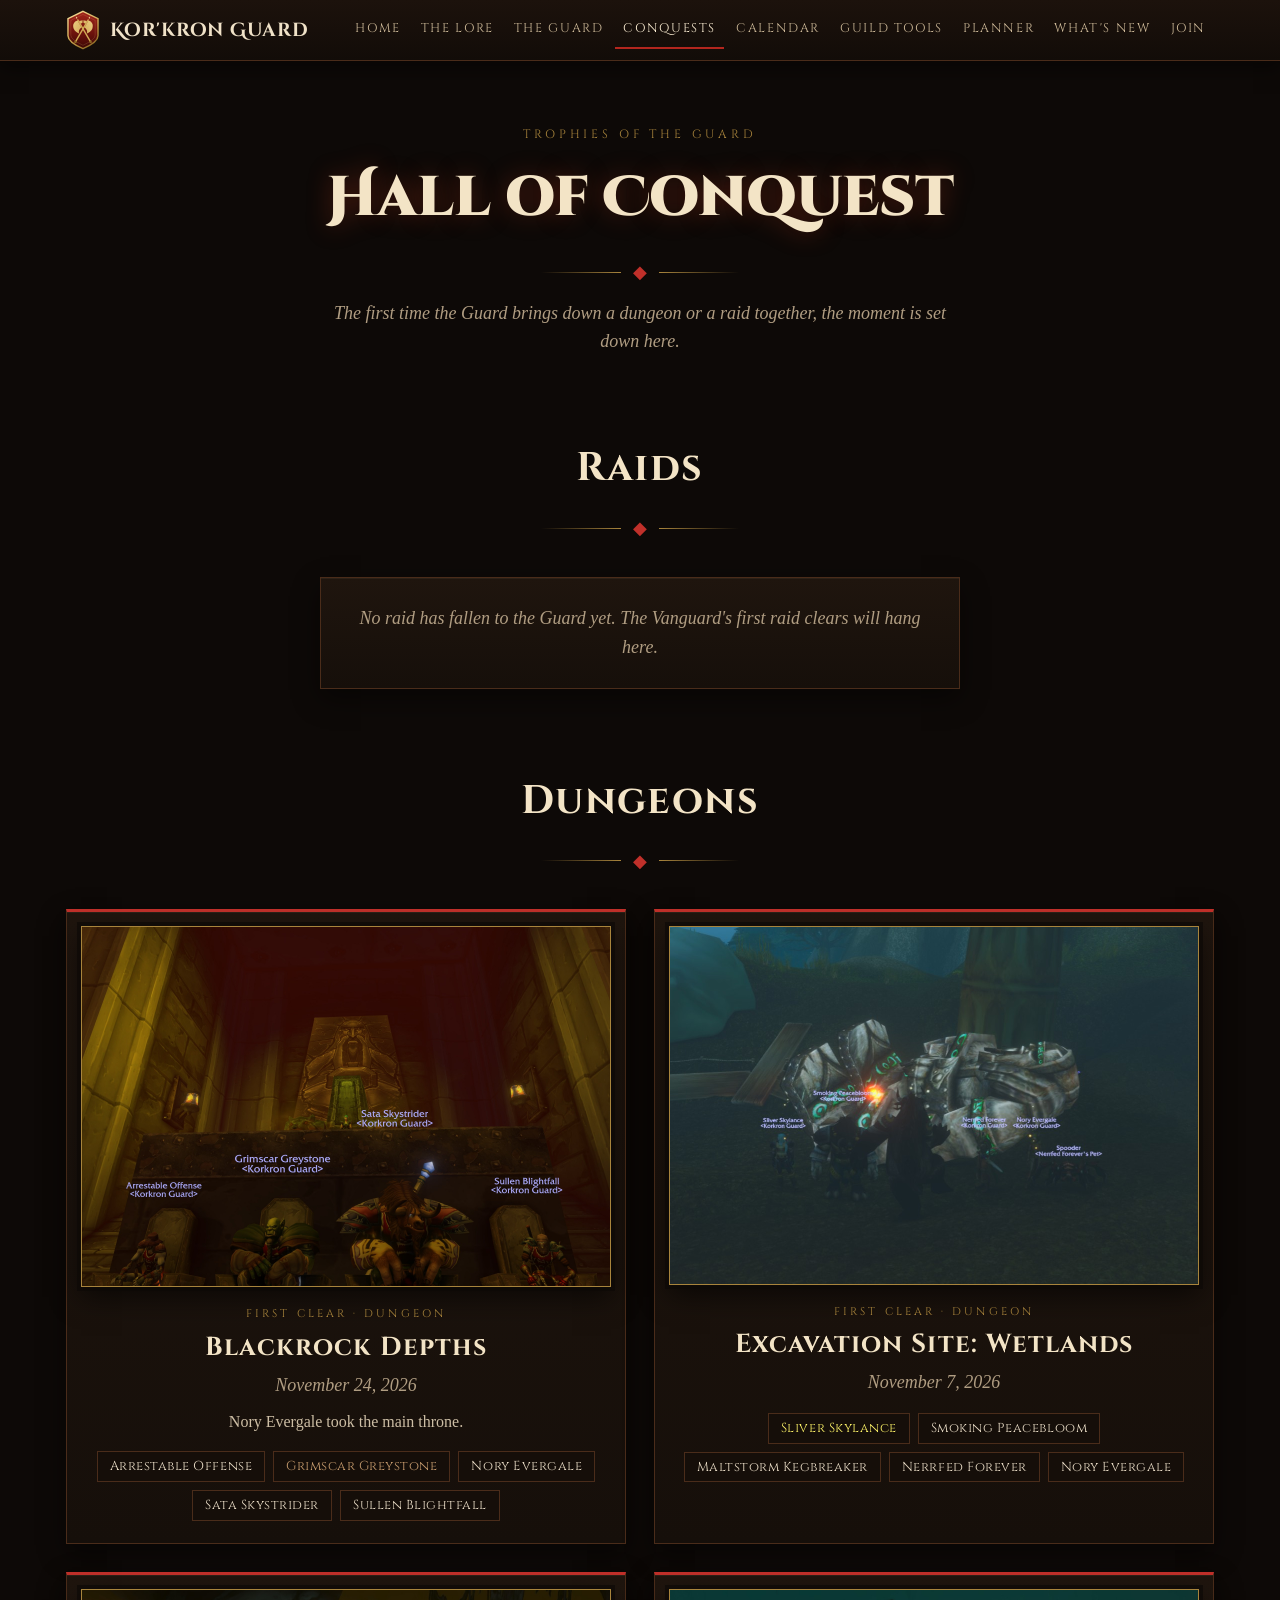
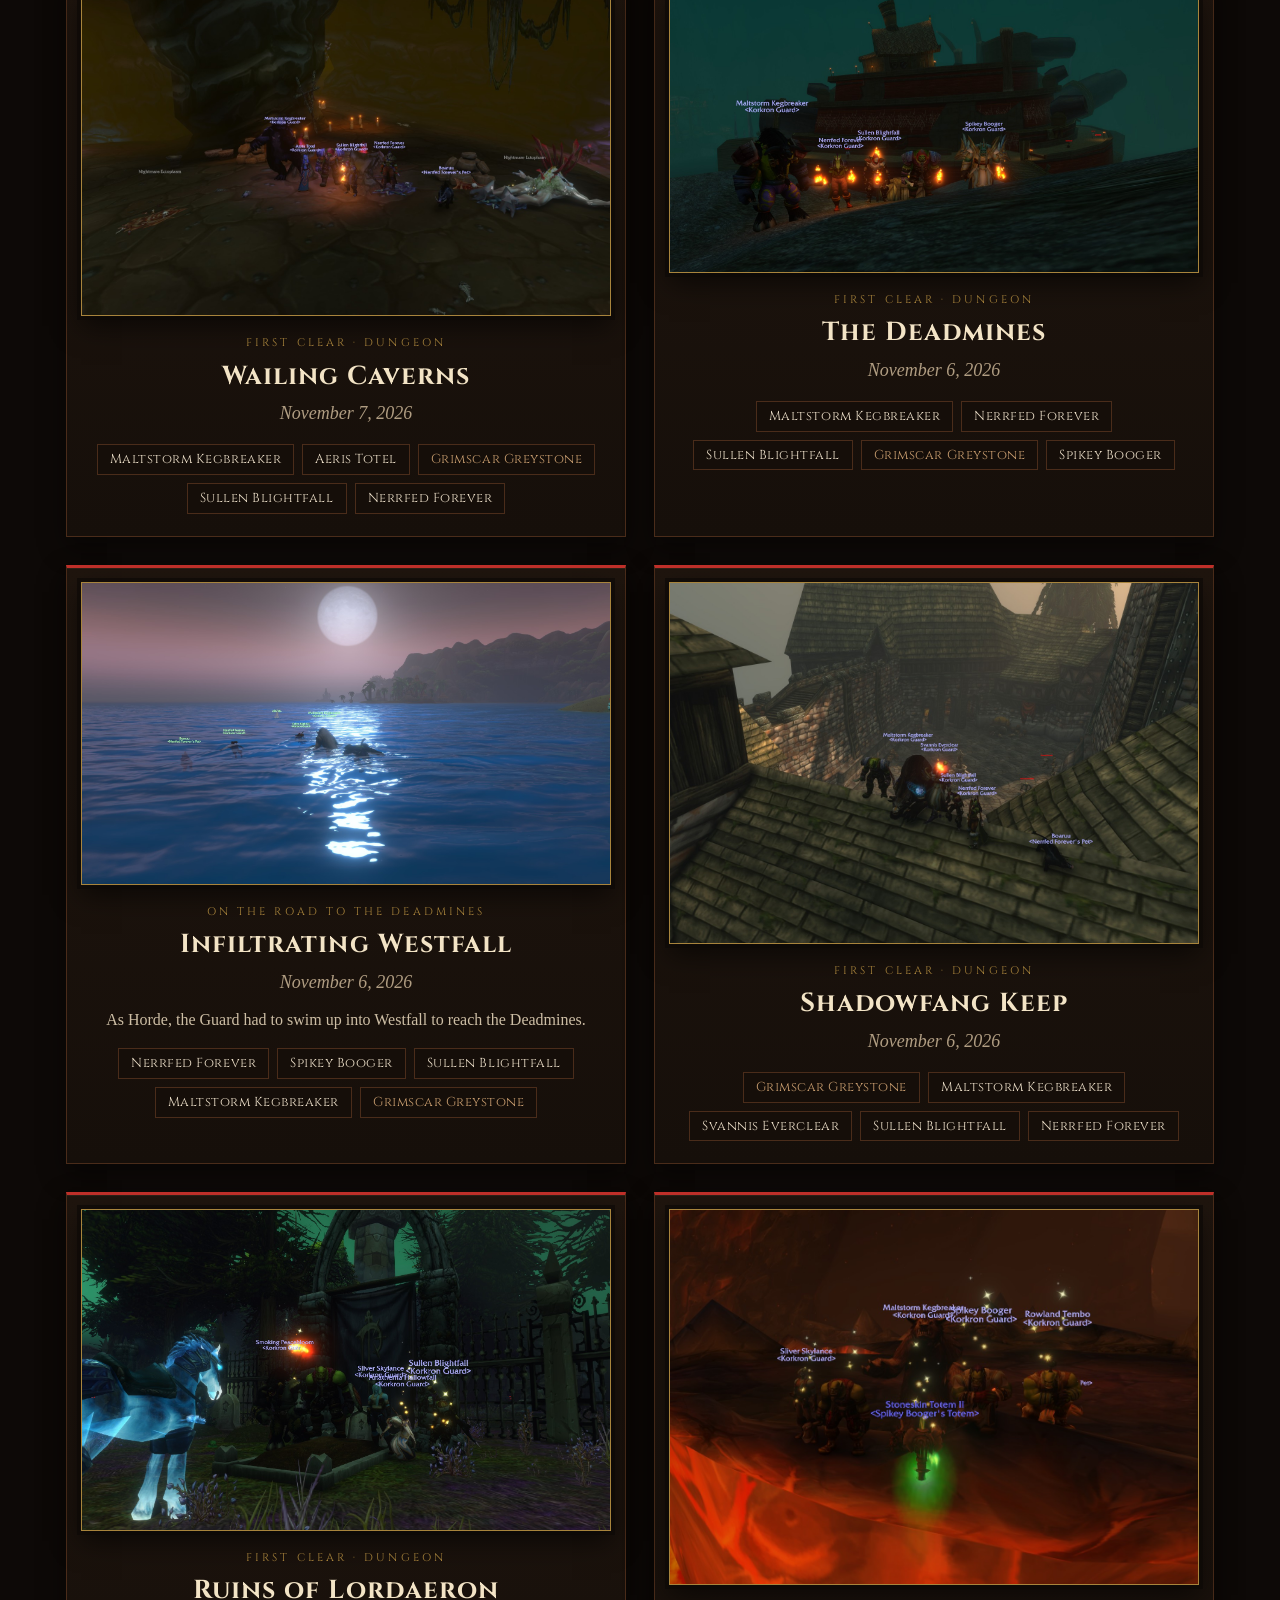
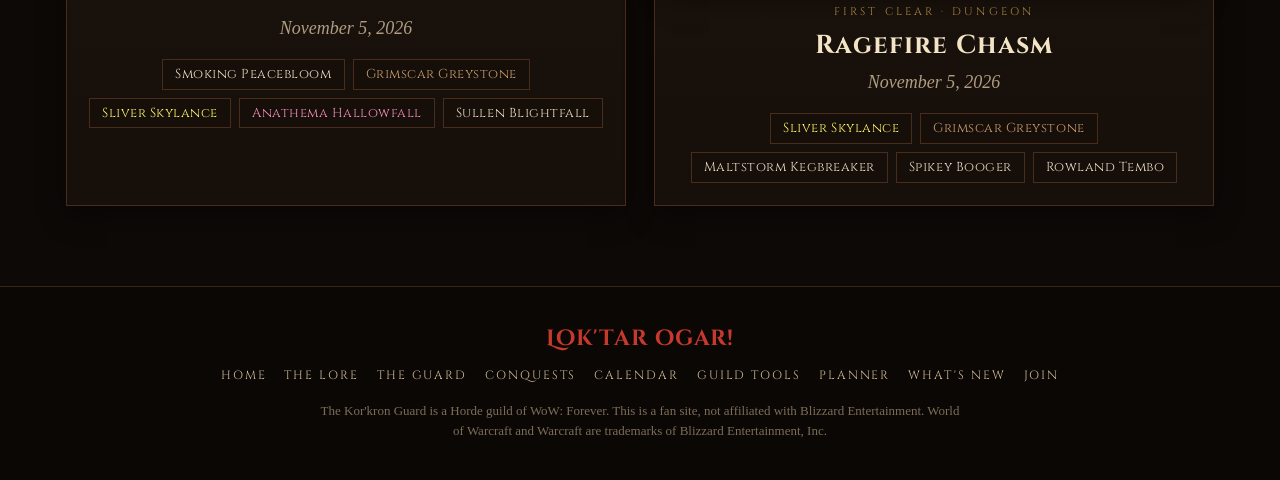
<file: conquests.html>
<!doctype html>
<html lang="en">
<head>
<meta charset="utf-8">
<meta name="viewport" content="width=device-width, initial-scale=1">
<title>Hall of Conquest · Kor'kron Guard</title>
<meta name="description" content="The Kor'kron Guard's first clears: a picture from the first time the Guard brought down each dungeon and raid together.">
<link rel="icon" href="assets/crest.svg" type="image/svg+xml">
<link rel="preconnect" href="https://fonts.googleapis.com">
<link rel="preconnect" href="https://fonts.gstatic.com" crossorigin>
<link href="https://fonts.googleapis.com/css2?family=Cinzel+Decorative:wght@700;900&family=Cinzel:wght@500;700&family=IM+Fell+English:ital@0;1&display=swap" rel="stylesheet">
<link rel="stylesheet" href="assets/nav.css">
<link rel="stylesheet" href="assets/site.css">
</head>
<body>

<main>
  <header class="page-head wrap">
    <p class="eyebrow">Trophies of the Guard</p>
    <h1>Hall of Conquest</h1>
    <div class="rule">&#9670;</div>
    <p class="section-sub">The first time the Guard brings down a dungeon or a raid together, the moment is set down here.</p>
  </header>

  <section class="section" style="padding-top:30px">
    <div class="wrap">
      <h2 class="section-title">Raids</h2>
      <div class="rule">&#9670;</div>
      <div class="trophies" id="raids"></div>

      <h2 class="section-title" style="margin-top:80px">Dungeons</h2>
      <div class="rule">&#9670;</div>
      <div class="trophies" id="dungeons"></div>
    </div>
  </section>
</main>

<script src="data/players.js"></script>
<script src="data/conquests.js"></script>
<script src="assets/site.js"></script>
<script src="assets/nav.js" data-root="" data-page="conquests"></script>
<script>
  function partyMember(name) {
    var m = (window.KG_PLAYERS || []).filter(function (p) { return p.name === name && KG.hasRecord(p); })[0];
    if (!m) return "<li>" + KG.esc(name) + "</li>";
    return '<li><a href="' + KG.recordHref(m, "") + '" style="color:' + KG.classColor(m) + '">' + KG.esc(name) + "</a></li>";
  }

  function trophy(c) {
    var d = c.date.split("-");
    var day = new Date(+d[0], d[1] - 1, +d[2]).toLocaleDateString([], { year: "numeric", month: "long", day: "numeric" });
    var src = "assets/conquests/" + KG.esc(c.image);
    var kindLine = c.label || "First Clear · " + (c.kind === "raid" ? "Raid" : "Dungeon");
    var alt = c.label ? "The Kor'kron Guard: " + c.place : "The Kor'kron Guard after their first " + c.place + " clear";
    return '<figure class="trophy panel">' +
      '<a class="trophy-pic" href="' + src + '" target="_blank" rel="noopener" title="Open the full picture">' +
        '<img src="' + src + '" alt="' + KG.esc(alt) + '" loading="lazy"></a>' +
      "<figcaption>" +
        '<p class="trophy-kind">' + KG.esc(kindLine) + "</p>" +
        "<h3>" + KG.esc(c.place) + "</h3>" +
        '<p class="trophy-date">' + day + "</p>" +
        (c.note ? '<p class="trophy-note">' + KG.esc(c.note) + "</p>" : "") +
        (c.party && c.party.length ? '<ul class="trophy-party">' + c.party.map(partyMember).join("") + "</ul>" : "") +
      "</figcaption></figure>";
  }

  function render(el, kind, emptyText) {
    var list = (window.KG_CONQUESTS || []).filter(function (c) { return c.kind === kind; })
      .sort(function (a, b) { return a.date < b.date ? 1 : a.date > b.date ? -1 : 0; });
    el.innerHTML = list.length ? list.map(trophy).join("") : '<p class="empty panel">' + emptyText + "</p>";
  }

  render(document.getElementById("raids"), "raid", "No raid has fallen to the Guard yet. The Vanguard's first raid clears will hang here.");
  render(document.getElementById("dungeons"), "dungeon", "No dungeon clears set down yet.");
</script>
</body>
</html>
</file>
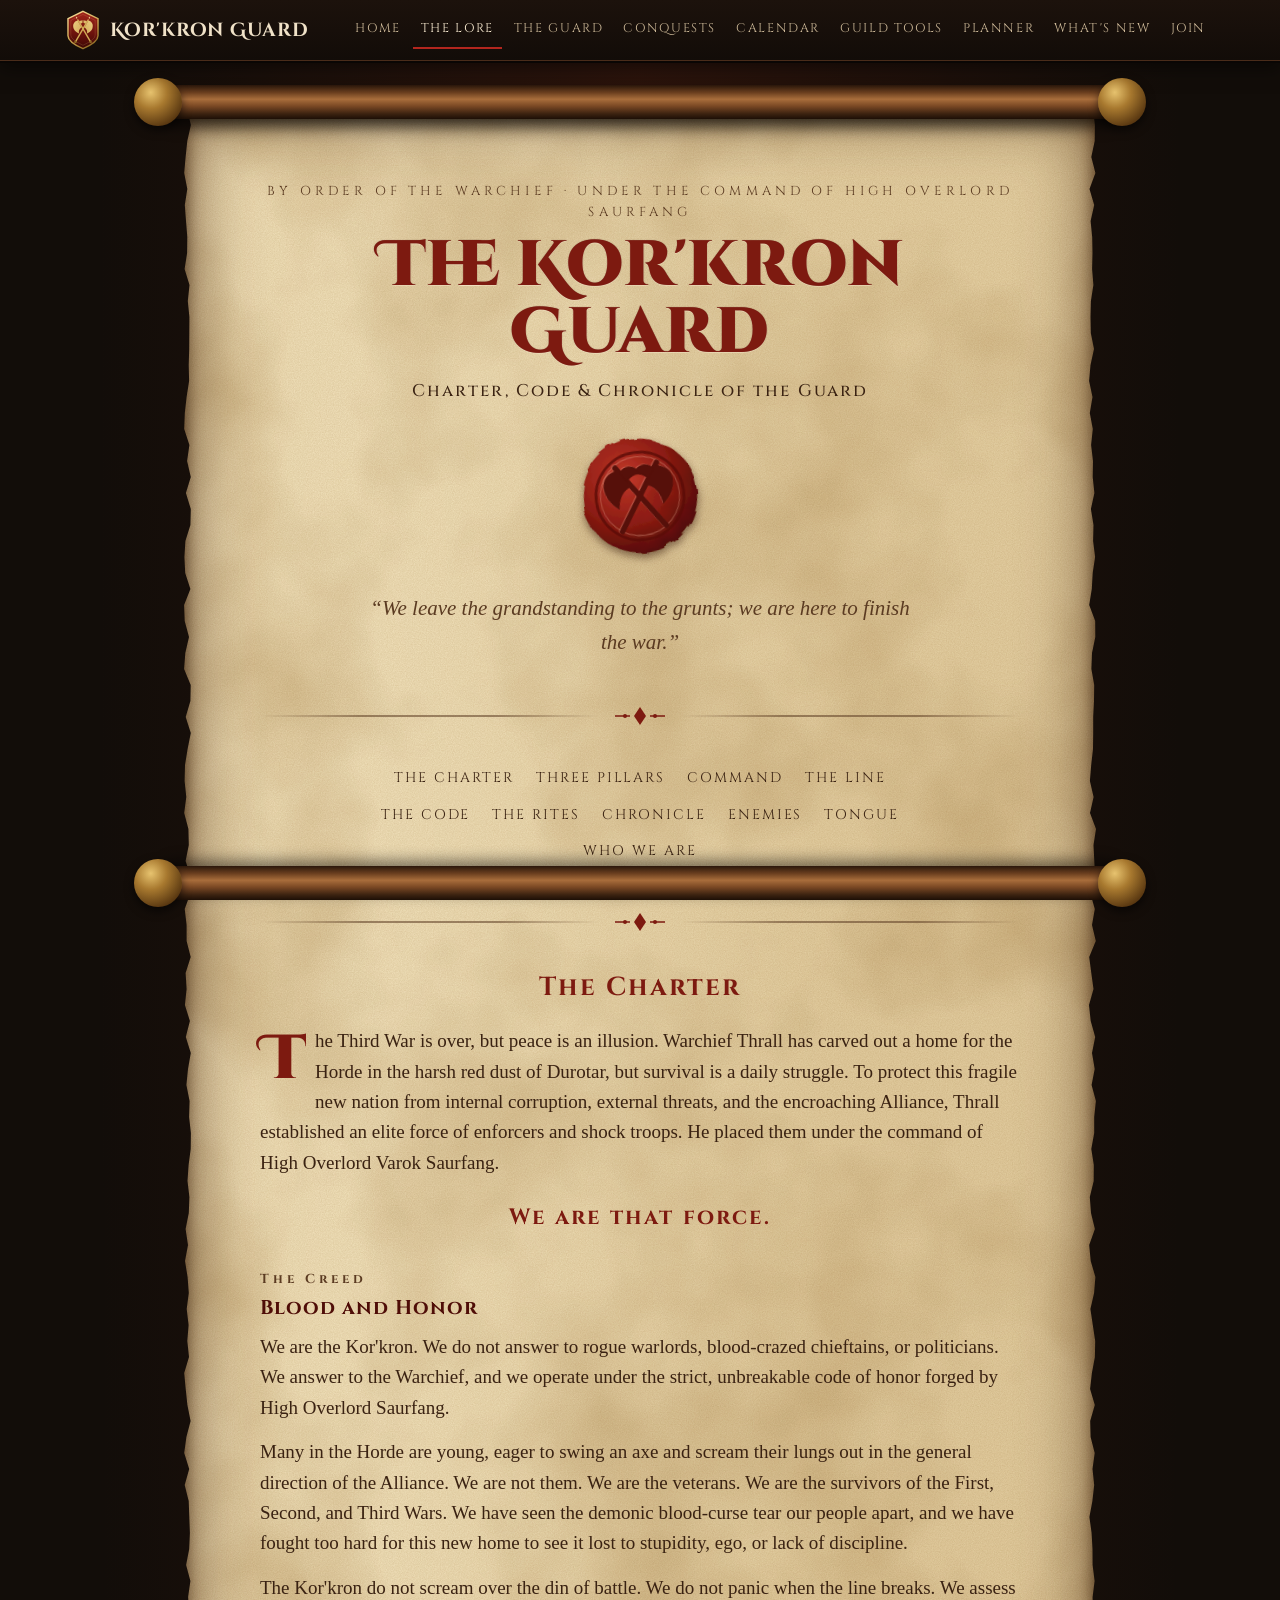
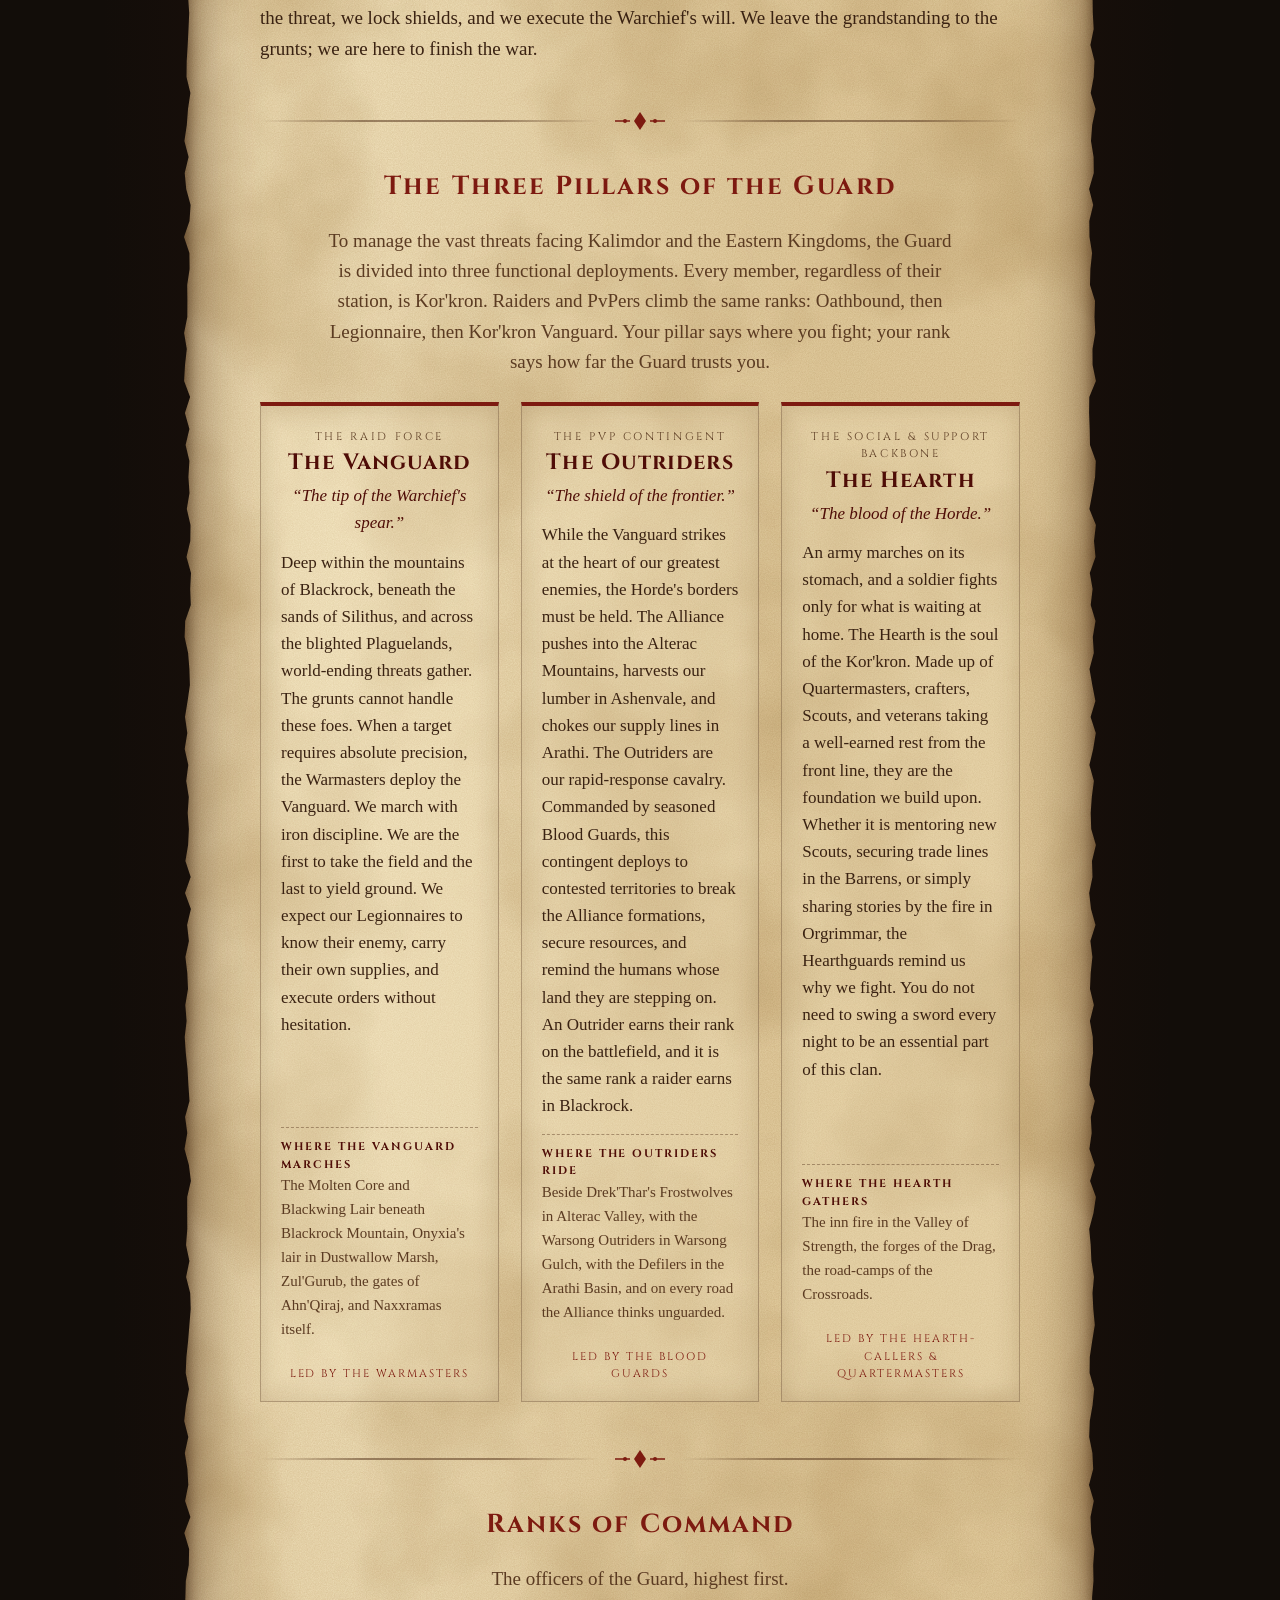
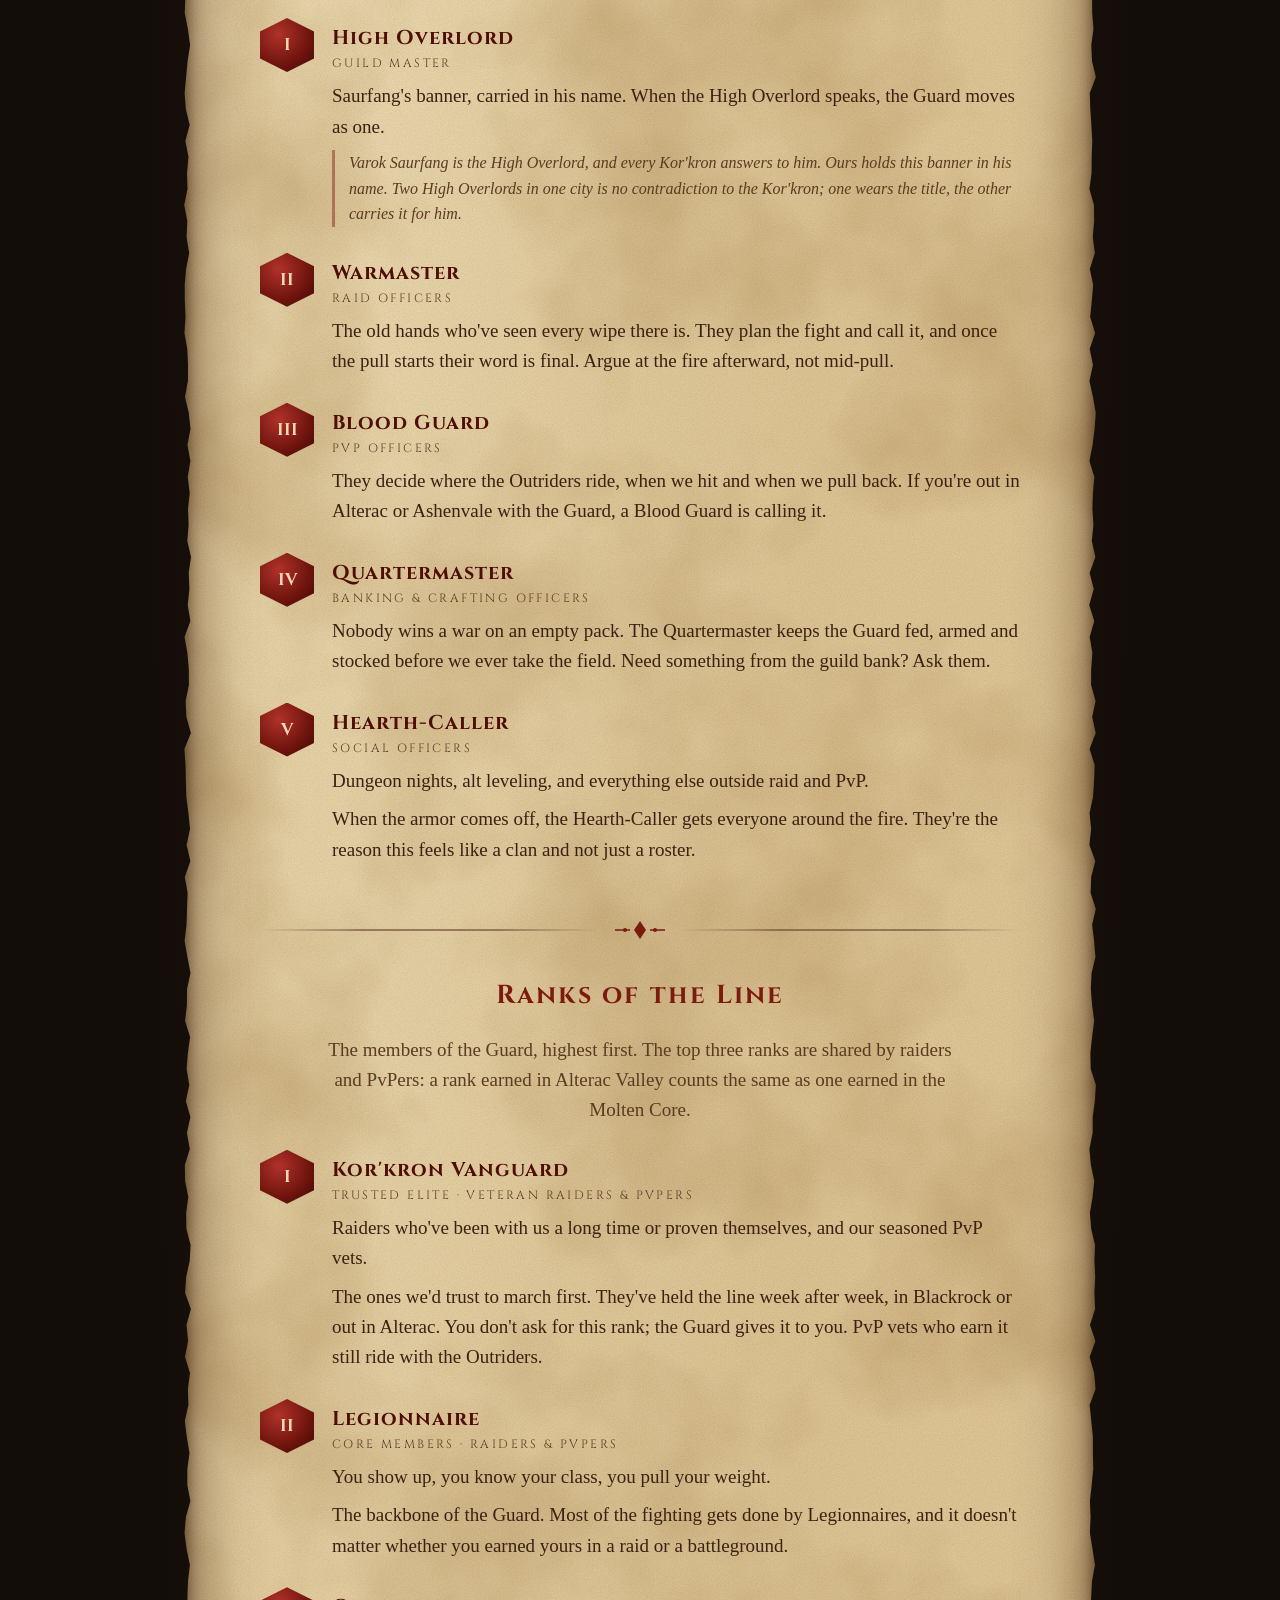
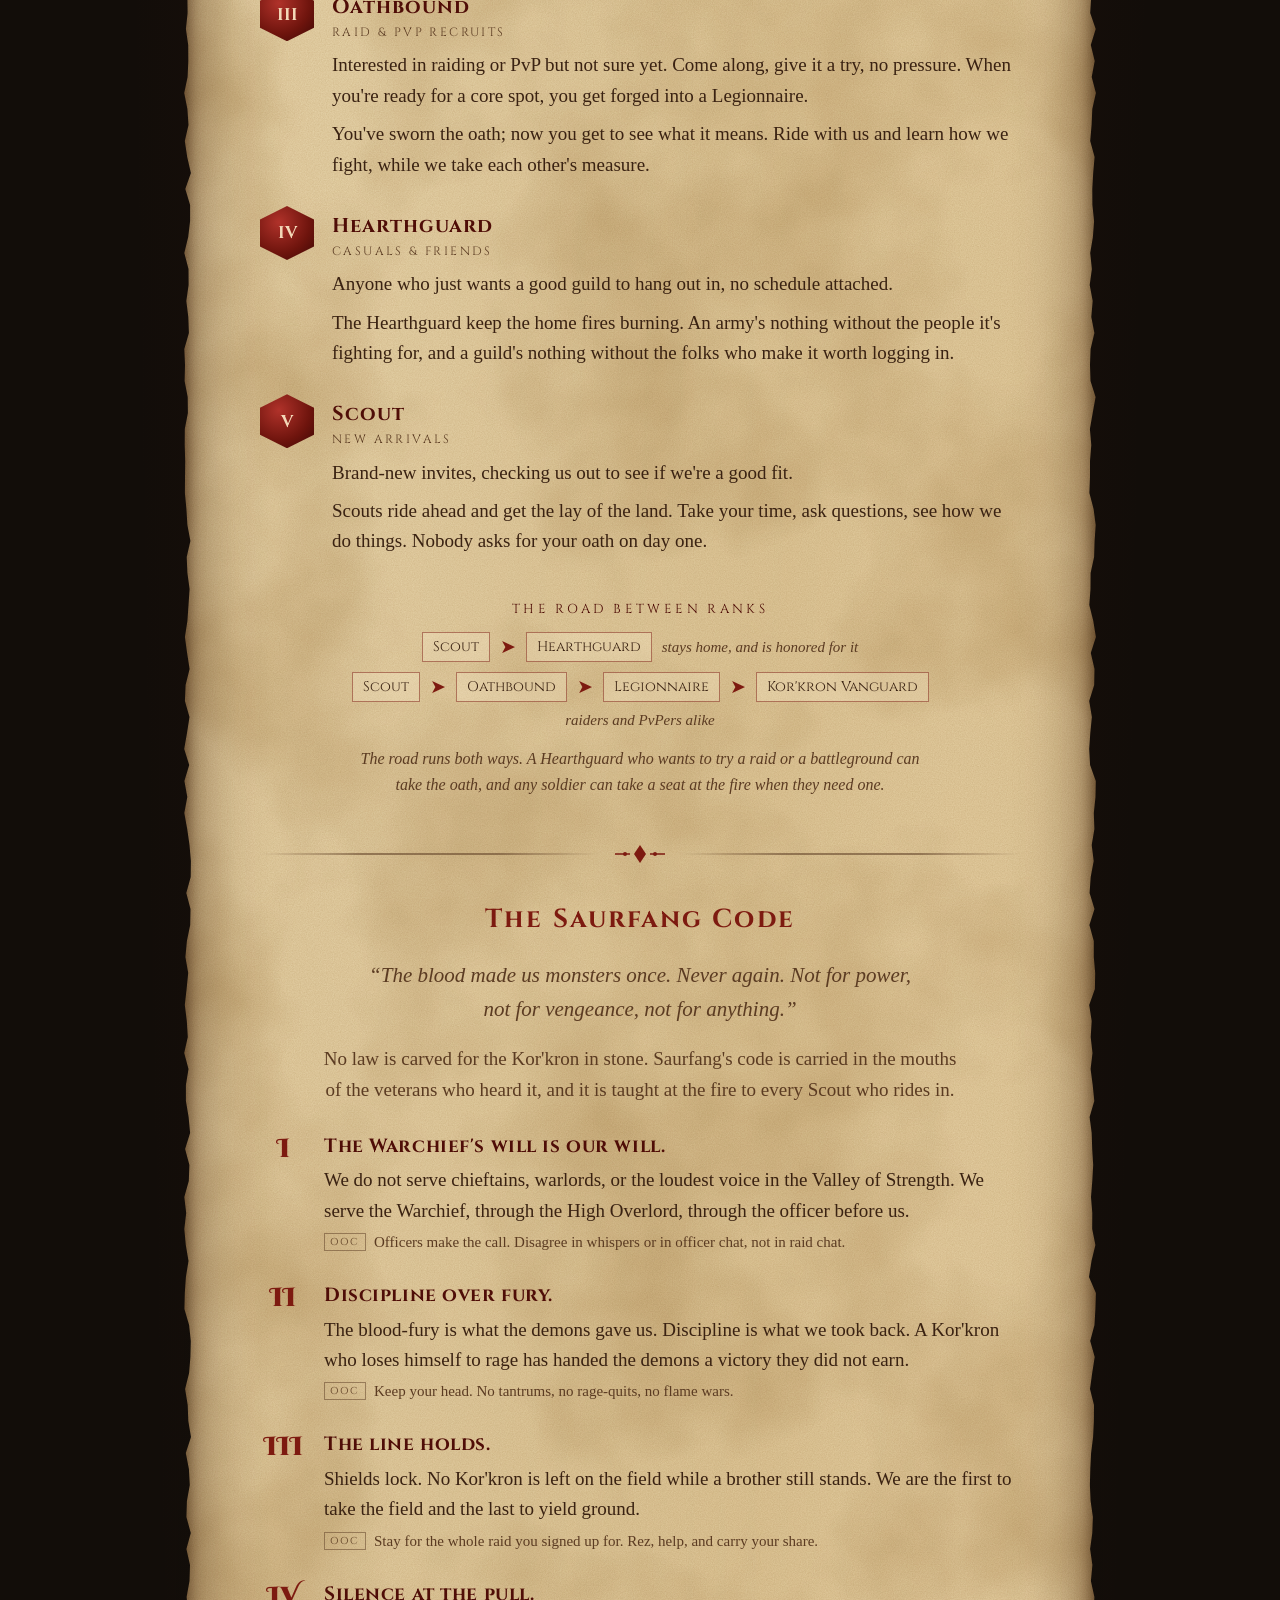
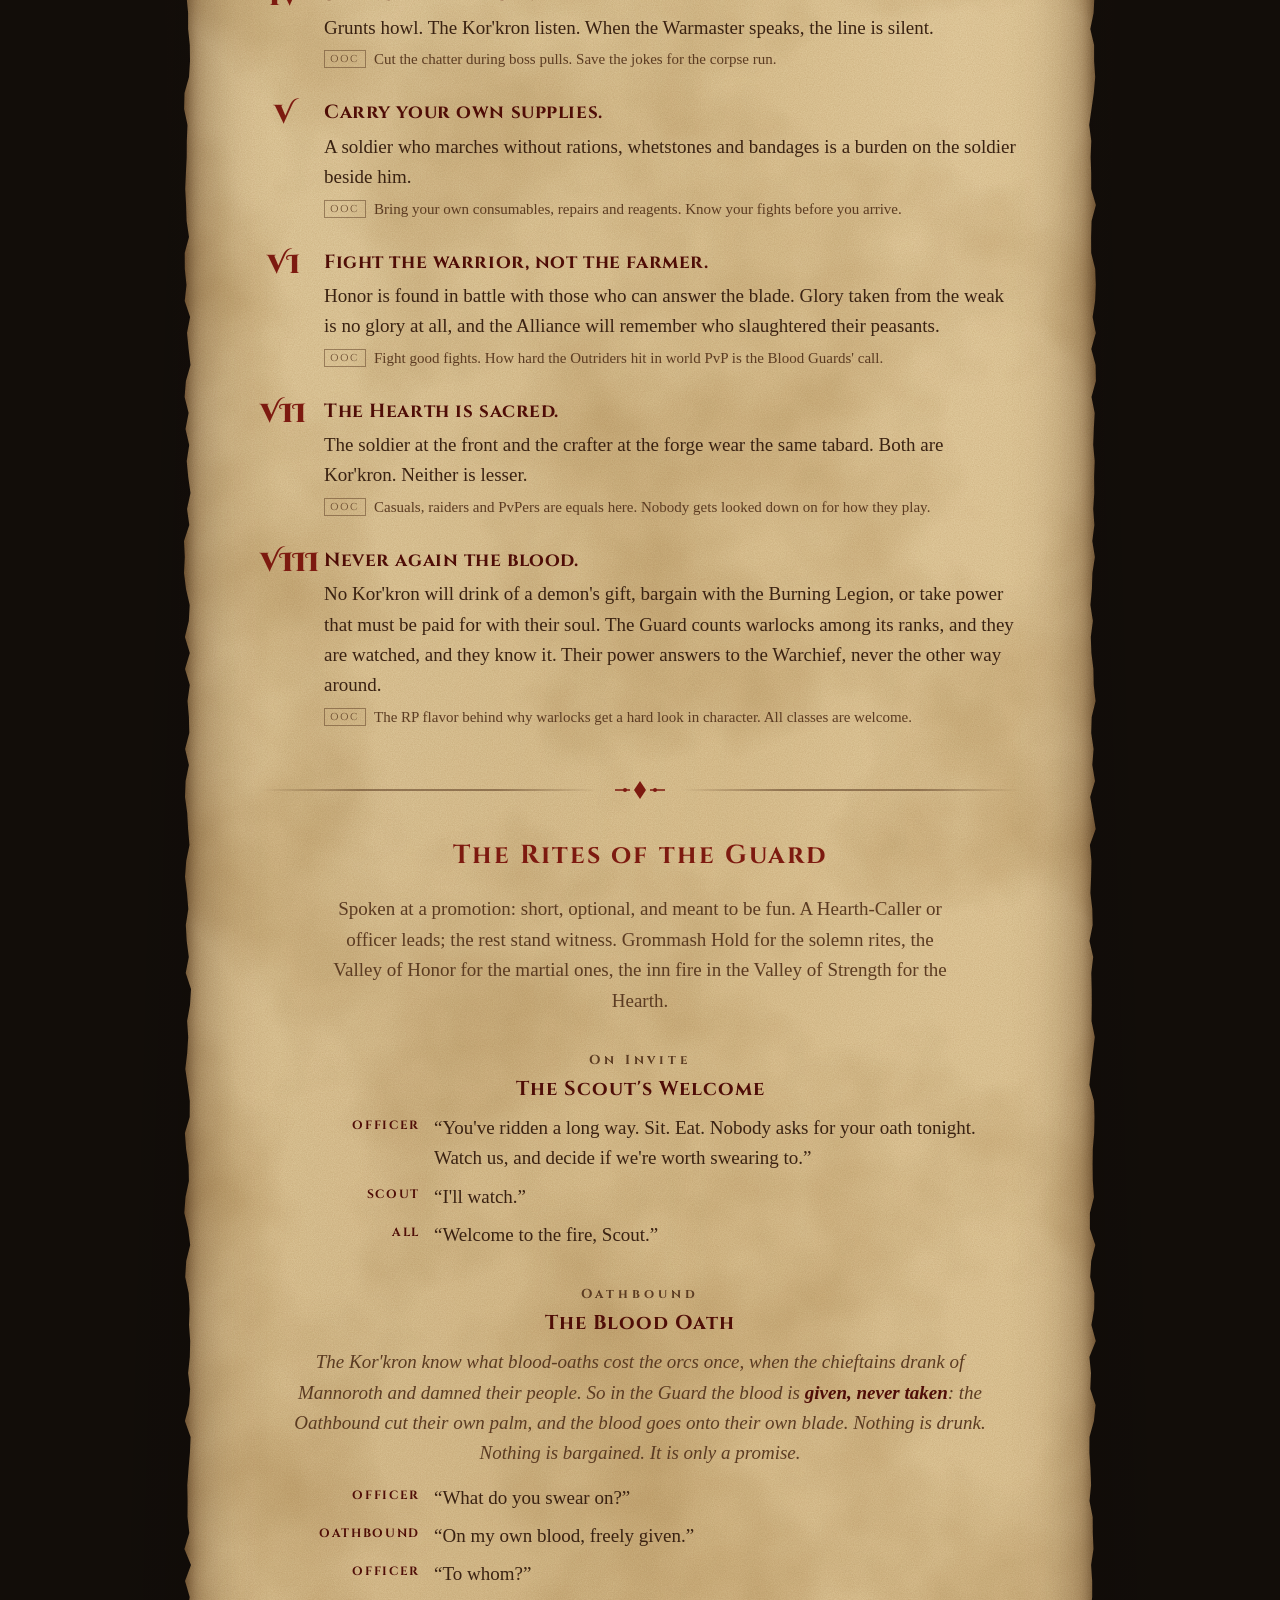
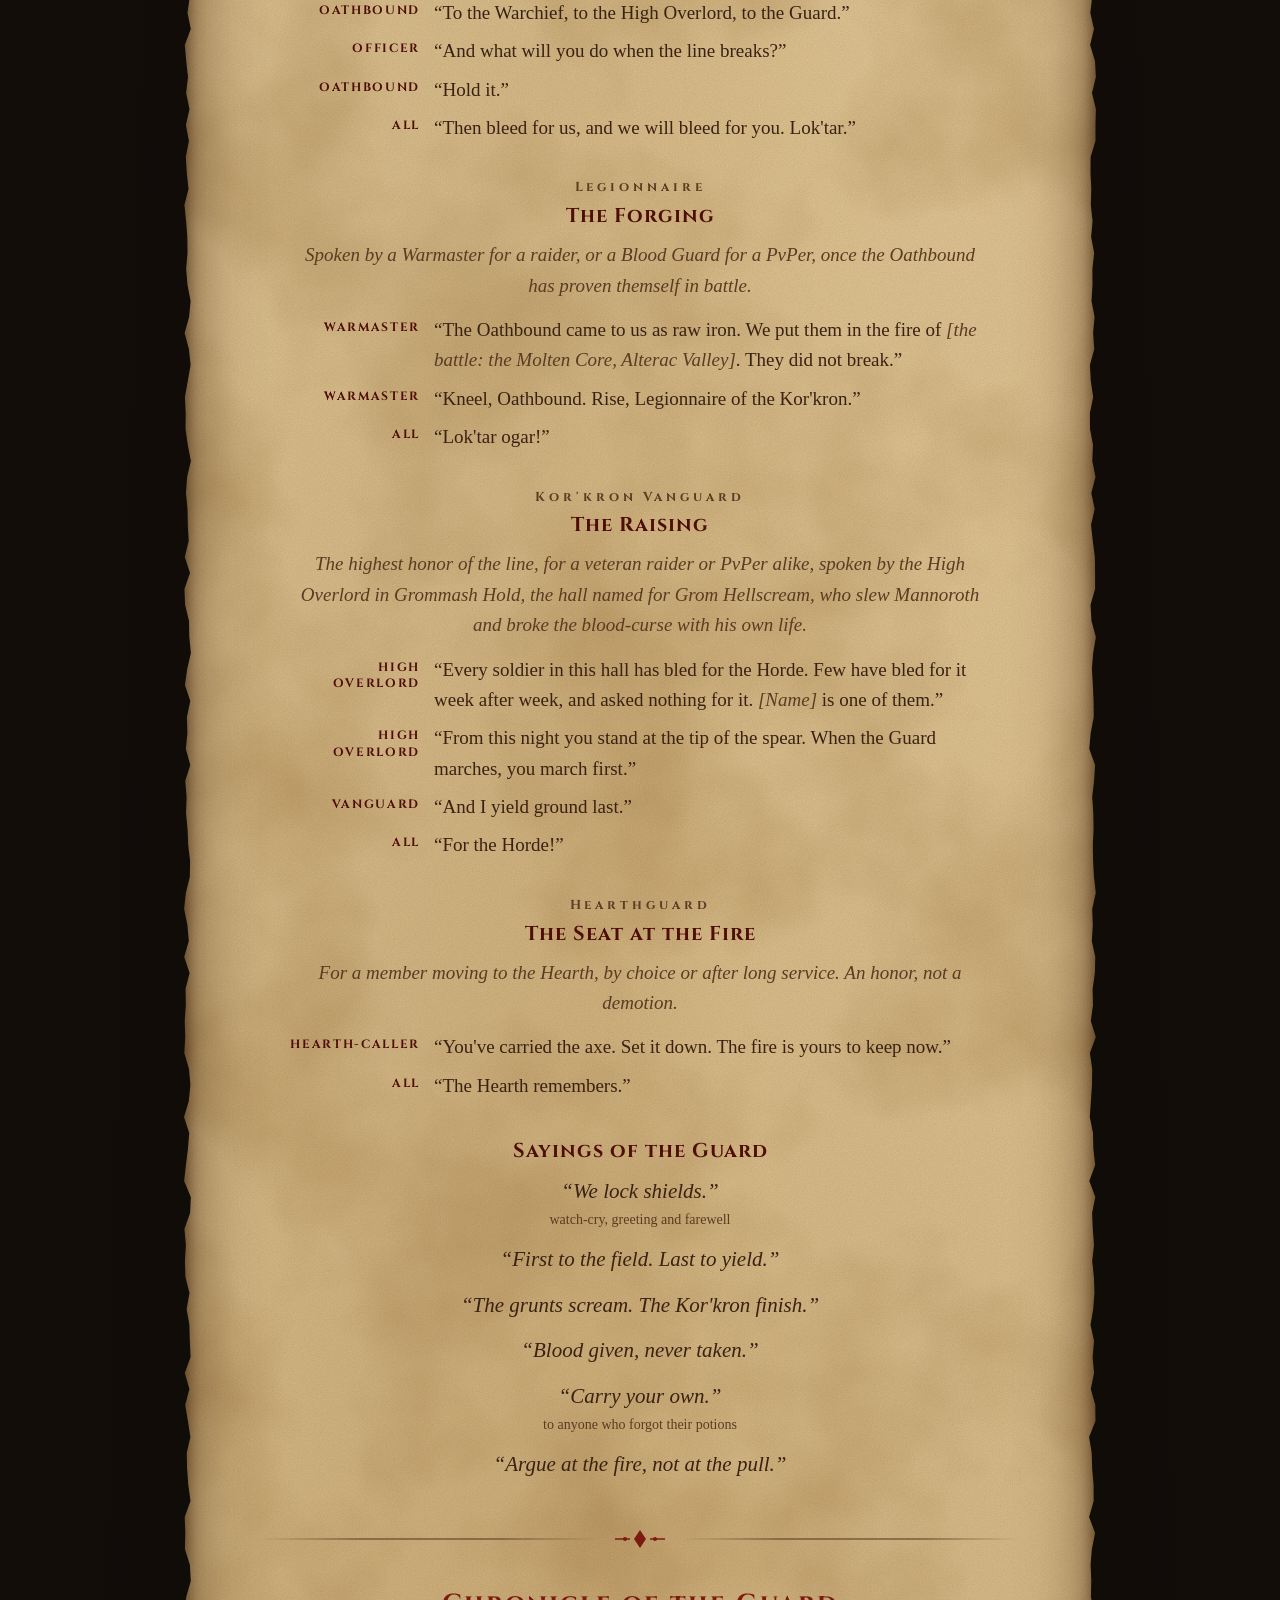
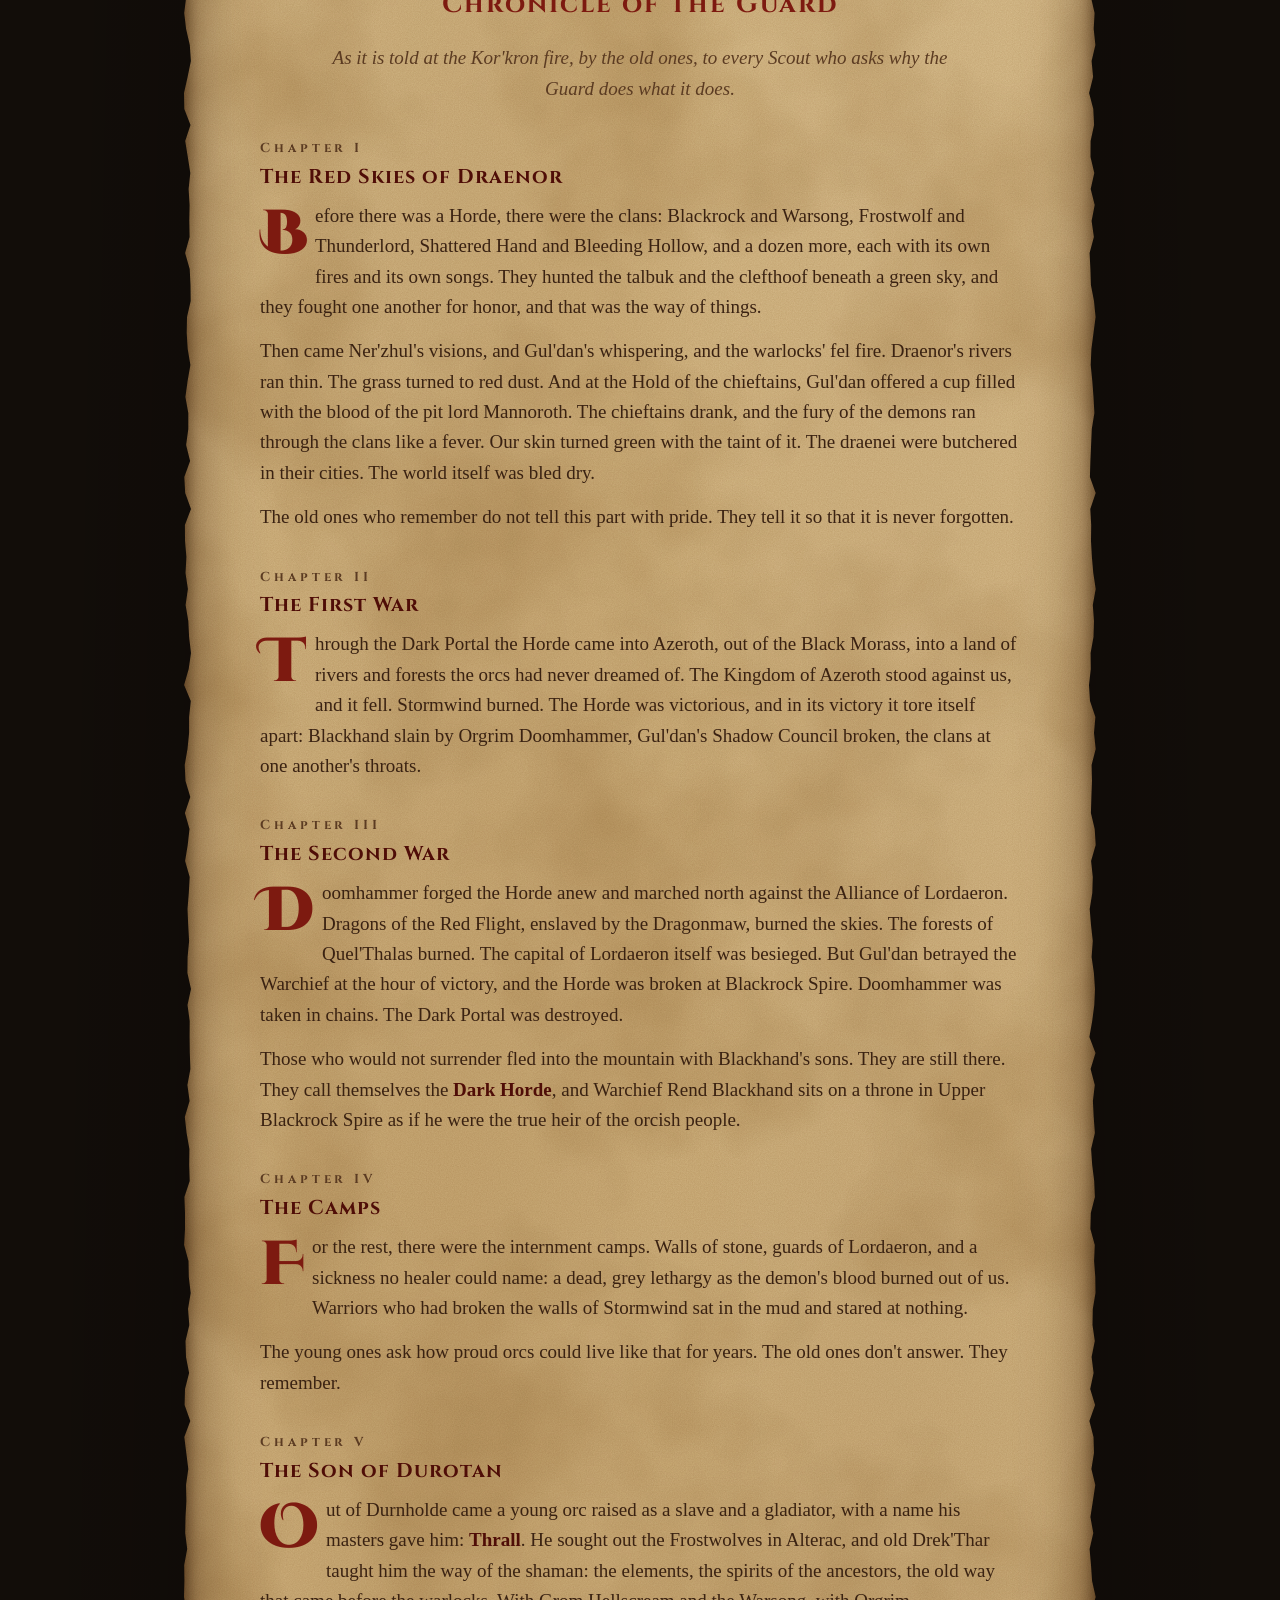
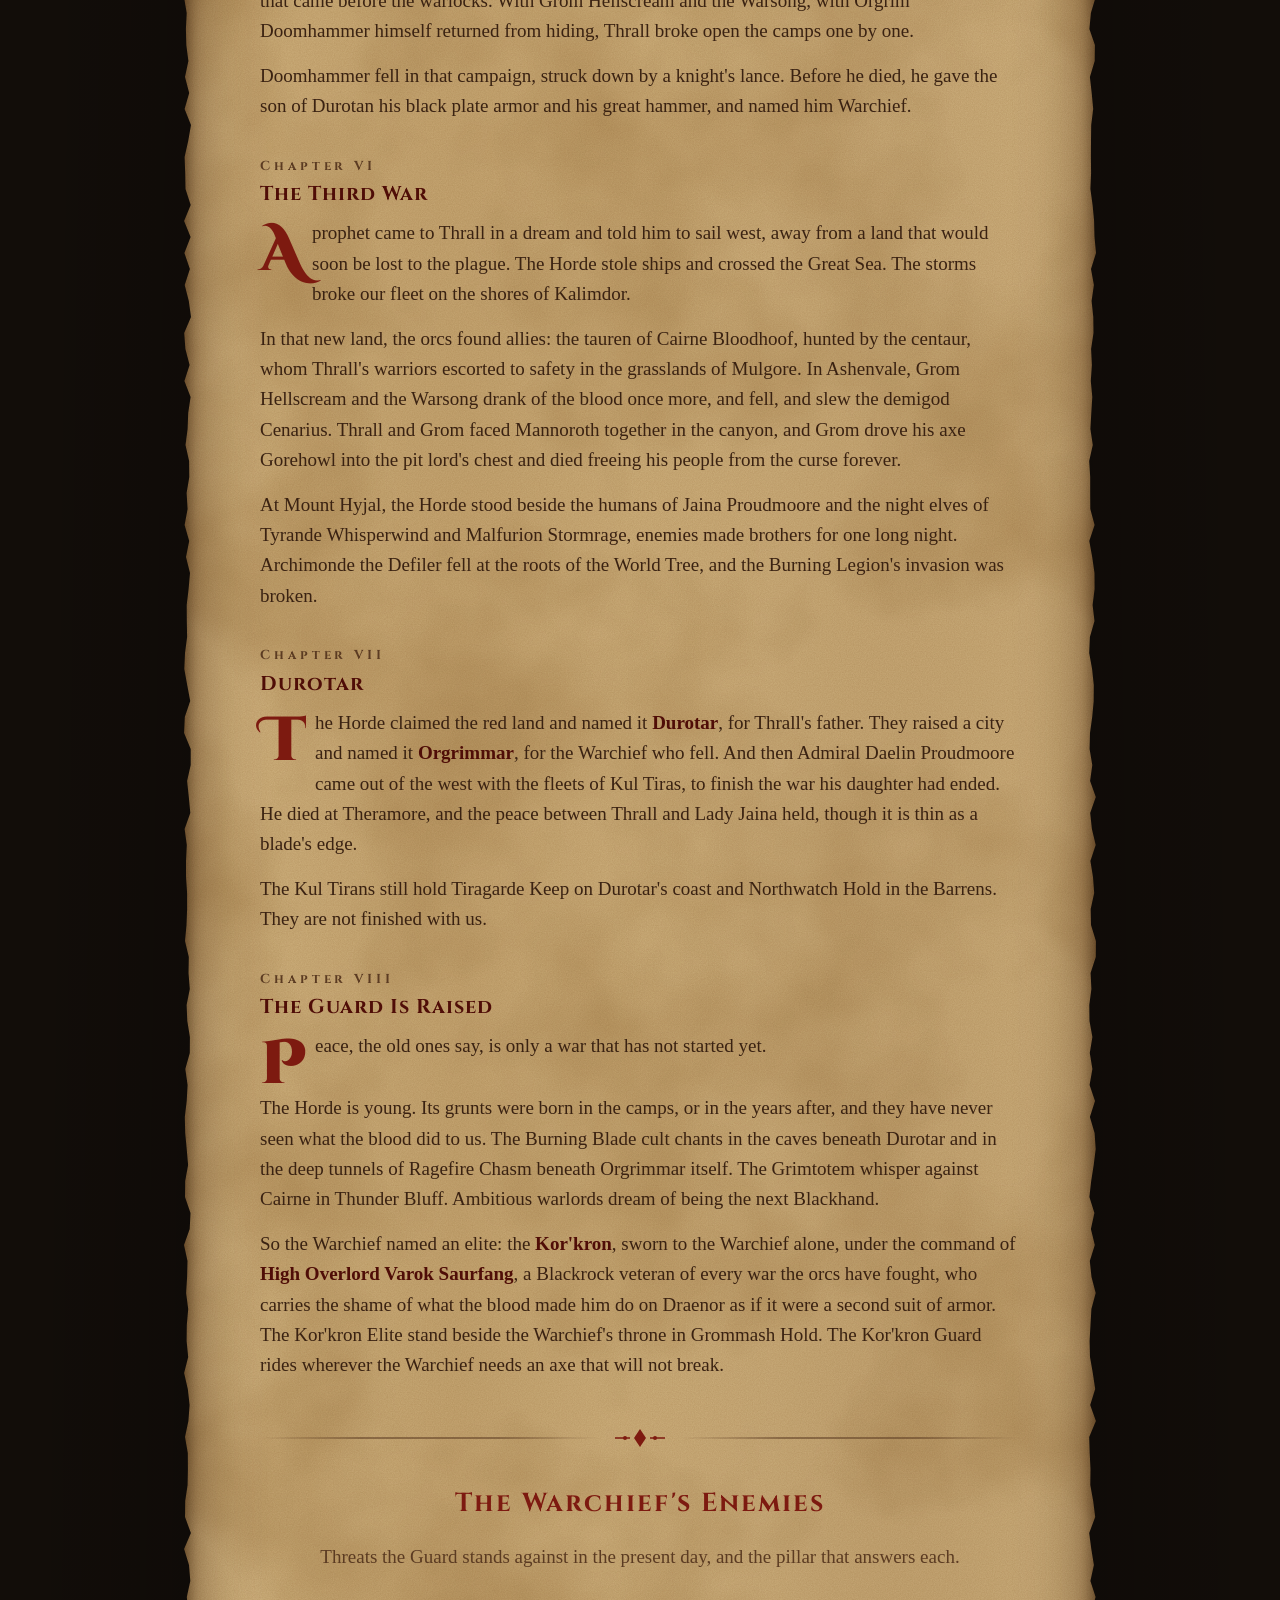
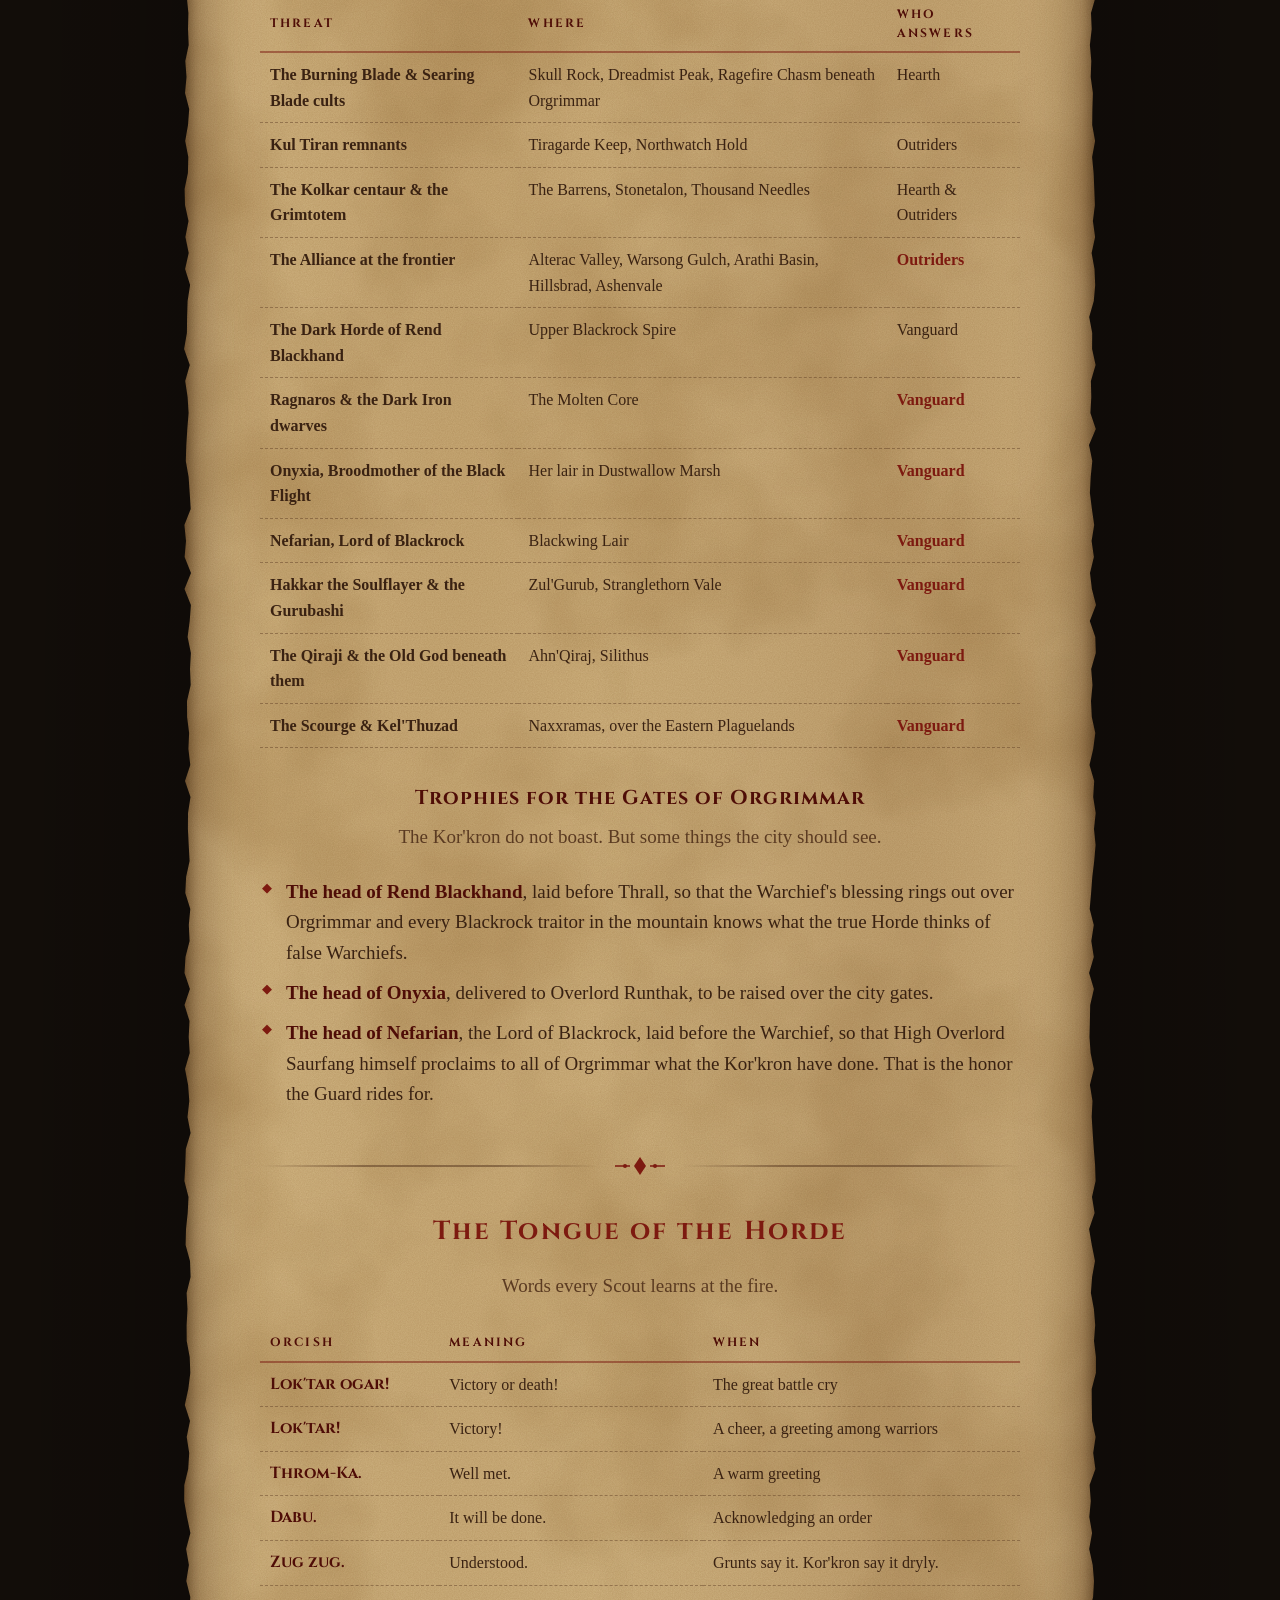
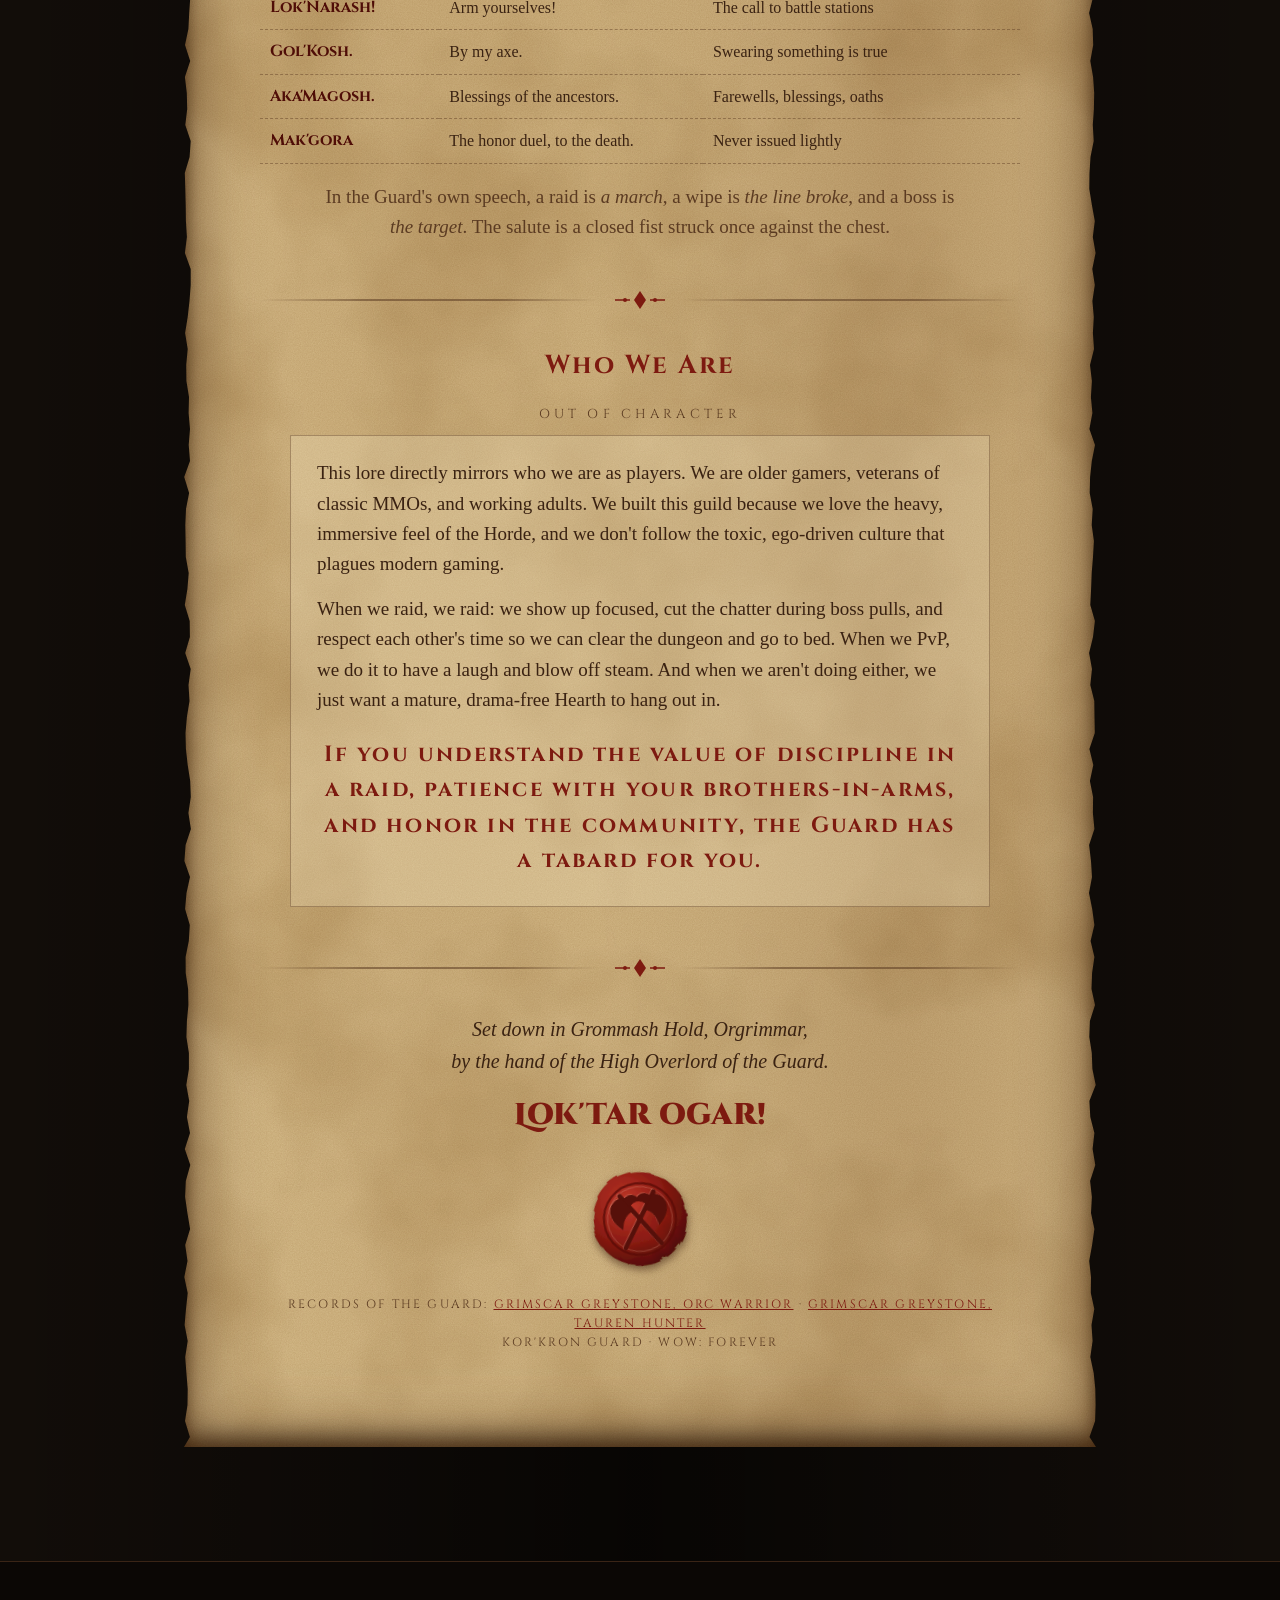
<file: lore.html>
<!doctype html>
<html lang="en">
<head>
<meta charset="utf-8">
<meta name="viewport" content="width=device-width, initial-scale=1">
<title>The Kor'kron Guard</title>
<meta name="description" content="The charter, code and chronicle of the Kor'kron Guard, a Horde guild of WoW: Forever.">
<link rel="icon" href="assets/crest.svg" type="image/svg+xml">
<link rel="preconnect" href="https://fonts.googleapis.com">
<link rel="preconnect" href="https://fonts.gstatic.com" crossorigin>
<link href="https://fonts.googleapis.com/css2?family=Cinzel+Decorative:wght@700;900&family=Cinzel:wght@500;700&family=IM+Fell+English:ital@0;1&display=swap" rel="stylesheet">
<link rel="stylesheet" href="assets/scroll.css">
<link rel="stylesheet" href="assets/nav.css">
</head>
<body>

<svg width="0" height="0" style="position:absolute" aria-hidden="true">
  <defs>
    <filter id="wax-edge"><feTurbulence type="fractalNoise" baseFrequency=".05" numOctaves="2" seed="4"/><feDisplacementMap in="SourceGraphic" scale="9"/></filter>
    <radialGradient id="wax" cx="38%" cy="32%" r="75%">
      <stop offset="0" stop-color="#c2382a"/><stop offset=".55" stop-color="#8a1b12"/><stop offset="1" stop-color="#4a0905"/>
    </radialGradient>
    <g id="axe">
      <line x1="50" y1="86" x2="50" y2="16" stroke-width="5" stroke-linecap="round"/>
      <path d="M50 19 C 67 12, 77 27, 72 46 C 65 38, 57 36, 50 38 Z"/>
      <path d="M50 22 C 40 20, 35 27, 37 34 C 41 31, 46 31, 50 32 Z"/>
    </g>
    <symbol id="seal" viewBox="0 0 120 120">
      <circle cx="60" cy="60" r="52" fill="url(#wax)" filter="url(#wax-edge)"/>
      <circle cx="60" cy="60" r="40" fill="none" stroke="#5a0c07" stroke-width="2.5" opacity=".8"/>
      <circle cx="60" cy="60" r="36" fill="none" stroke="#e6a08a" stroke-width="1" opacity=".35"/>
      <g transform="translate(10 10)">
        <g fill="#e9a48c" stroke="#e9a48c" opacity=".35" transform="translate(-.8 -.8)">
          <use href="#axe" transform="rotate(34 50 50)"/>
          <use href="#axe" transform="translate(100 0) scale(-1 1) rotate(34 50 50)"/>
        </g>
        <g fill="#56100a" stroke="#56100a">
          <use href="#axe" transform="rotate(34 50 50)"/>
          <use href="#axe" transform="translate(100 0) scale(-1 1) rotate(34 50 50)"/>
        </g>
      </g>
    </symbol>
    <symbol id="flourish" viewBox="0 0 54 22">
      <path d="M27 2 L33 11 L27 20 L21 11 Z" fill="currentColor"/>
      <path d="M2 11 H17 M37 11 H52" stroke="currentColor" stroke-width="1.6"/>
      <circle cx="12" cy="11" r="2" fill="currentColor"/><circle cx="42" cy="11" r="2" fill="currentColor"/>
    </symbol>
  </defs>
</svg>

<main class="scroll wide">
  <div class="rod rod-top" aria-hidden="true"></div>
  <article class="parchment" id="parchment">

    <header class="reveal">
      <p class="kicker">By Order of the Warchief &middot; Under the Command of High Overlord Saurfang</p>
      <h1>T&zwnj;he Kor'kron Guard</h1>
      <p class="subtitle">Charter, Code &amp; Chronicle of the Guard</p>
      <div class="seal-wrap"><svg class="seal seal-lg" aria-hidden="true"><use href="#seal"/></svg></div>
      <p class="epigraph">“We leave the grandstanding to the grunts; we are here to finish the war.”</p>
    </header>

    <div class="divider"><svg aria-hidden="true"><use href="#flourish"/></svg></div>

    <nav class="reveal" aria-label="Contents">
      <ul class="contents">
        <li><a href="#charter">The Charter</a></li>
        <li><a href="#pillars">Three Pillars</a></li>
        <li><a href="#command">Command</a></li>
        <li><a href="#line">The Line</a></li>
        <li><a href="#code">The Code</a></li>
        <li><a href="#rites">The Rites</a></li>
        <li><a href="#chronicle">Chronicle</a></li>
        <li><a href="#enemies">Enemies</a></li>
        <li><a href="#tongue">Tongue</a></li>
        <li><a href="#ooc">Who We Are</a></li>
      </ul>
    </nav>

    <div class="divider"><svg aria-hidden="true"><use href="#flourish"/></svg></div>

    <section id="charter">
      <h2 class="reveal">The Charter</h2>
      <div class="tale reveal">
        <p>The Third War is over, but peace is an illusion. Warchief Thrall has carved out a home for the Horde in the harsh red dust of Durotar, but survival is a daily struggle. To protect this fragile new nation from internal corruption, external threats, and the encroaching Alliance, Thrall established an elite force of enforcers and shock troops. He placed them under the command of High Overlord Varok Saurfang.</p>
        <p class="proclaim">We are that force.</p>
      </div>
      <div class="reveal">
        <h3><span class="chapter-num">The Creed</span>Blood and Honor</h3>
        <p>We are the Kor'kron. We do not answer to rogue warlords, blood-crazed chieftains, or politicians. We answer to the Warchief, and we operate under the strict, unbreakable code of honor forged by High Overlord Saurfang.</p>
        <p>Many in the Horde are young, eager to swing an axe and scream their lungs out in the general direction of the Alliance. We are not them. We are the veterans. We are the survivors of the First, Second, and Third Wars. We have seen the demonic blood-curse tear our people apart, and we have fought too hard for this new home to see it lost to stupidity, ego, or lack of discipline.</p>
        <p>The Kor'kron do not scream over the din of battle. We do not panic when the line breaks. We assess the threat, we lock shields, and we execute the Warchief's will. We leave the grandstanding to the grunts; we are here to finish the war.</p>
      </div>
    </section>

    <div class="divider"><svg aria-hidden="true"><use href="#flourish"/></svg></div>

    <section id="pillars">
      <h2 class="reveal">The Three Pillars of the Guard</h2>
      <p class="lede reveal">To manage the vast threats facing Kalimdor and the Eastern Kingdoms, the Guard is divided into three functional deployments. Every member, regardless of their station, is Kor'kron. Raiders and PvPers climb the same ranks: Oathbound, then Legionnaire, then Kor'kron Vanguard. Your pillar says where you fight; your rank says how far the Guard trusts you.</p>

      <div class="pillars">
        <div class="pillar reveal">
          <p class="pillar-ooc">The Raid Force</p>
          <h3>The Vanguard</h3>
          <p class="motto">“The tip of the Warchief's spear.”</p>
          <p>Deep within the mountains of Blackrock, beneath the sands of Silithus, and across the blighted Plaguelands, world-ending threats gather. The grunts cannot handle these foes. When a target requires absolute precision, the Warmasters deploy the Vanguard. We march with iron discipline. We are the first to take the field and the last to yield ground. We expect our Legionnaires to know their enemy, carry their own supplies, and execute orders without hesitation.</p>
          <p class="where"><b>Where the Vanguard marches</b>The Molten Core and Blackwing Lair beneath Blackrock Mountain, Onyxia's lair in Dustwallow Marsh, Zul'Gurub, the gates of Ahn'Qiraj, and Naxxramas itself.</p>
          <p class="led">Led by the Warmasters</p>
        </div>

        <div class="pillar reveal">
          <p class="pillar-ooc">The PvP Contingent</p>
          <h3>The Outriders</h3>
          <p class="motto">“The shield of the frontier.”</p>
          <p>While the Vanguard strikes at the heart of our greatest enemies, the Horde's borders must be held. The Alliance pushes into the Alterac Mountains, harvests our lumber in Ashenvale, and chokes our supply lines in Arathi. The Outriders are our rapid-response cavalry. Commanded by seasoned Blood Guards, this contingent deploys to contested territories to break the Alliance formations, secure resources, and remind the humans whose land they are stepping on. An Outrider earns their rank on the battlefield, and it is the same rank a raider earns in Blackrock.</p>
          <p class="where"><b>Where the Outriders ride</b>Beside Drek'Thar's Frostwolves in Alterac Valley, with the Warsong Outriders in Warsong Gulch, with the Defilers in the Arathi Basin, and on every road the Alliance thinks unguarded.</p>
          <p class="led">Led by the Blood Guards</p>
        </div>

        <div class="pillar reveal">
          <p class="pillar-ooc">The Social &amp; Support Backbone</p>
          <h3>The Hearth</h3>
          <p class="motto">“The blood of the Horde.”</p>
          <p>An army marches on its stomach, and a soldier fights only for what is waiting at home. The Hearth is the soul of the Kor'kron. Made up of Quartermasters, crafters, Scouts, and veterans taking a well-earned rest from the front line, they are the foundation we build upon. Whether it is mentoring new Scouts, securing trade lines in the Barrens, or simply sharing stories by the fire in Orgrimmar, the Hearthguards remind us why we fight. You do not need to swing a sword every night to be an essential part of this clan.</p>
          <p class="where"><b>Where the Hearth gathers</b>The inn fire in the Valley of Strength, the forges of the Drag, the road-camps of the Crossroads.</p>
          <p class="led">Led by the Hearth-Callers &amp; Quartermasters</p>
        </div>
      </div>
    </section>

    <div class="divider"><svg aria-hidden="true"><use href="#flourish"/></svg></div>

    <section id="command">
      <h2 class="reveal">Ranks of Command</h2>
      <p class="lede reveal">The officers of the Guard, highest first.</p>

      <div class="ranks">
        <div class="rank reveal">
          <div class="rank-mark">I</div>
          <div>
            <h3>High Overlord</h3>
            <p class="role">Guild Master</p>
            <p>Saurfang's banner, carried in his name. When the High Overlord speaks, the Guard moves as one.</p>
            <p class="note">Varok Saurfang is <em>the</em> High Overlord, and every Kor'kron answers to him. Ours holds this banner in his name. Two High Overlords in one city is no contradiction to the Kor'kron; one wears the title, the other carries it for him.</p>
          </div>
        </div>
        <div class="rank reveal">
          <div class="rank-mark">II</div>
          <div>
            <h3>Warmaster</h3>
            <p class="role">Raid Officers</p>
            <p>The old hands who've seen every wipe there is. They plan the fight and call it, and once the pull starts their word is final. Argue at the fire afterward, not mid-pull.</p>
          </div>
        </div>
        <div class="rank reveal">
          <div class="rank-mark">III</div>
          <div>
            <h3>Blood Guard</h3>
            <p class="role">PvP Officers</p>
            <p>They decide where the Outriders ride, when we hit and when we pull back. If you're out in Alterac or Ashenvale with the Guard, a Blood Guard is calling it.</p>
          </div>
        </div>
        <div class="rank reveal">
          <div class="rank-mark">IV</div>
          <div>
            <h3>Quartermaster</h3>
            <p class="role">Banking &amp; Crafting Officers</p>
            <p>Nobody wins a war on an empty pack. The Quartermaster keeps the Guard fed, armed and stocked before we ever take the field. Need something from the guild bank? Ask them.</p>
          </div>
        </div>
        <div class="rank reveal">
          <div class="rank-mark">V</div>
          <div>
            <h3>Hearth-Caller</h3>
            <p class="role">Social Officers</p>
            <p>Dungeon nights, alt leveling, and everything else outside raid and PvP.</p>
            <p>When the armor comes off, the Hearth-Caller gets everyone around the fire. They're the reason this feels like a clan and not just a roster.</p>
          </div>
        </div>
      </div>
    </section>

    <div class="divider"><svg aria-hidden="true"><use href="#flourish"/></svg></div>

    <section id="line">
      <h2 class="reveal">Ranks of the Line</h2>
      <p class="lede reveal">The members of the Guard, highest first. The top three ranks are shared by raiders and PvPers: a rank earned in Alterac Valley counts the same as one earned in the Molten Core.</p>

      <div class="ranks">
        <div class="rank reveal">
          <div class="rank-mark">I</div>
          <div>
            <h3>Kor'kron Vanguard</h3>
            <p class="role">Trusted Elite &middot; Veteran Raiders &amp; PvPers</p>
            <p>Raiders who've been with us a long time or proven themselves, and our seasoned PvP vets.</p>
            <p>The ones we'd trust to march first. They've held the line week after week, in Blackrock or out in Alterac. You don't ask for this rank; the Guard gives it to you. PvP vets who earn it still ride with the Outriders.</p>
          </div>
        </div>
        <div class="rank reveal">
          <div class="rank-mark">II</div>
          <div>
            <h3>Legionnaire</h3>
            <p class="role">Core Members &middot; Raiders &amp; PvPers</p>
            <p>You show up, you know your class, you pull your weight.</p>
            <p>The backbone of the Guard. Most of the fighting gets done by Legionnaires, and it doesn't matter whether you earned yours in a raid or a battleground.</p>
          </div>
        </div>
        <div class="rank reveal">
          <div class="rank-mark">III</div>
          <div>
            <h3>Oathbound</h3>
            <p class="role">Raid &amp; PvP Recruits</p>
            <p>Interested in raiding or PvP but not sure yet. Come along, give it a try, no pressure. When you're ready for a core spot, you get forged into a Legionnaire.</p>
            <p>You've sworn the oath; now you get to see what it means. Ride with us and learn how we fight, while we take each other's measure.</p>
          </div>
        </div>
        <div class="rank reveal">
          <div class="rank-mark">IV</div>
          <div>
            <h3>Hearthguard</h3>
            <p class="role">Casuals &amp; Friends</p>
            <p>Anyone who just wants a good guild to hang out in, no schedule attached.</p>
            <p>The Hearthguard keep the home fires burning. An army's nothing without the people it's fighting for, and a guild's nothing without the folks who make it worth logging in.</p>
          </div>
        </div>
        <div class="rank reveal">
          <div class="rank-mark">V</div>
          <div>
            <h3>Scout</h3>
            <p class="role">New Arrivals</p>
            <p>Brand-new invites, checking us out to see if we're a good fit.</p>
            <p>Scouts ride ahead and get the lay of the land. Take your time, ask questions, see how we do things. Nobody asks for your oath on day one.</p>
          </div>
        </div>
      </div>

      <div class="path reveal">
        <p class="path-title">The Road Between Ranks</p>
        <div class="path-row"><span>Scout</span><i>&#10148;</i><span>Hearthguard</span><em>stays home, and is honored for it</em></div>
        <div class="path-row"><span>Scout</span><i>&#10148;</i><span>Oathbound</span><i>&#10148;</i><span>Legionnaire</span><i>&#10148;</i><span>Kor'kron Vanguard</span><em>raiders and PvPers alike</em></div>
        <p class="path-note">The road runs both ways. A Hearthguard who wants to try a raid or a battleground can take the oath, and any soldier can take a seat at the fire when they need one.</p>
      </div>
    </section>

    <div class="divider"><svg aria-hidden="true"><use href="#flourish"/></svg></div>

    <section id="code">
      <h2 class="reveal">The Saurfang Code</h2>
      <p class="epigraph reveal">“The blood made us monsters once. Never again. Not for power, not for vengeance, not for anything.”</p>
      <p class="lede reveal">No law is carved for the Kor'kron in stone. Saurfang's code is carried in the mouths of the veterans who heard it, and it is taught at the fire to every Scout who rides in.</p>

      <ol class="tenets">
        <li class="reveal"><h4>The Warchief's will is our will.</h4><p>We do not serve chieftains, warlords, or the loudest voice in the Valley of Strength. We serve the Warchief, through the High Overlord, through the officer before us.</p><p class="ooc-line">Officers make the call. Disagree in whispers or in officer chat, not in raid chat.</p></li>
        <li class="reveal"><h4>Discipline over fury.</h4><p>The blood-fury is what the demons gave us. Discipline is what we took back. A Kor'kron who loses himself to rage has handed the demons a victory they did not earn.</p><p class="ooc-line">Keep your head. No tantrums, no rage-quits, no flame wars.</p></li>
        <li class="reveal"><h4>The line holds.</h4><p>Shields lock. No Kor'kron is left on the field while a brother still stands. We are the first to take the field and the last to yield ground.</p><p class="ooc-line">Stay for the whole raid you signed up for. Rez, help, and carry your share.</p></li>
        <li class="reveal"><h4>Silence at the pull.</h4><p>Grunts howl. The Kor'kron listen. When the Warmaster speaks, the line is silent.</p><p class="ooc-line">Cut the chatter during boss pulls. Save the jokes for the corpse run.</p></li>
        <li class="reveal"><h4>Carry your own supplies.</h4><p>A soldier who marches without rations, whetstones and bandages is a burden on the soldier beside him.</p><p class="ooc-line">Bring your own consumables, repairs and reagents. Know your fights before you arrive.</p></li>
        <li class="reveal"><h4>Fight the warrior, not the farmer.</h4><p>Honor is found in battle with those who can answer the blade. Glory taken from the weak is no glory at all, and the Alliance will remember who slaughtered their peasants.</p><p class="ooc-line">Fight good fights. How hard the Outriders hit in world PvP is the Blood Guards' call.</p></li>
        <li class="reveal"><h4>The Hearth is sacred.</h4><p>The soldier at the front and the crafter at the forge wear the same tabard. Both are Kor'kron. Neither is lesser.</p><p class="ooc-line">Casuals, raiders and PvPers are equals here. Nobody gets looked down on for how they play.</p></li>
        <li class="reveal"><h4>Never again the blood.</h4><p>No Kor'kron will drink of a demon's gift, bargain with the Burning Legion, or take power that must be paid for with their soul. The Guard counts warlocks among its ranks, and they are watched, and they know it. Their power answers to the Warchief, never the other way around.</p><p class="ooc-line">The RP flavor behind why warlocks get a hard look in character. All classes are welcome.</p></li>
      </ol>
    </section>

    <div class="divider"><svg aria-hidden="true"><use href="#flourish"/></svg></div>

    <section id="rites">
      <h2 class="reveal">The Rites of the Guard</h2>
      <p class="lede reveal">Spoken at a promotion: short, optional, and meant to be fun. A Hearth-Caller or officer leads; the rest stand witness. Grommash Hold for the solemn rites, the Valley of Honor for the martial ones, the inn fire in the Valley of Strength for the Hearth.</p>

      <div class="rite reveal">
        <h3><span class="chapter-num">On Invite</span>The Scout's Welcome</h3>
        <p><b>Officer</b>“You've ridden a long way. Sit. Eat. Nobody asks for your oath tonight. Watch us, and decide if we're worth swearing to.”</p>
        <p><b>Scout</b>“I'll watch.”</p>
        <p><b>All</b>“Welcome to the fire, Scout.”</p>
      </div>

      <div class="rite reveal">
        <h3><span class="chapter-num">Oathbound</span>The Blood Oath</h3>
        <p class="rite-note">The Kor'kron know what blood-oaths cost the orcs once, when the chieftains drank of Mannoroth and damned their people. So in the Guard the blood is <strong>given, never taken</strong>: the Oathbound cut their own palm, and the blood goes onto their own blade. Nothing is drunk. Nothing is bargained. It is only a promise.</p>
        <p><b>Officer</b>“What do you swear on?”</p>
        <p><b>Oathbound</b>“On my own blood, freely given.”</p>
        <p><b>Officer</b>“To whom?”</p>
        <p><b>Oathbound</b>“To the Warchief, to the High Overlord, to the Guard.”</p>
        <p><b>Officer</b>“And what will you do when the line breaks?”</p>
        <p><b>Oathbound</b>“Hold it.”</p>
        <p><b>All</b>“Then bleed for us, and we will bleed for you. Lok'tar.”</p>
      </div>

      <div class="rite reveal">
        <h3><span class="chapter-num">Legionnaire</span>The Forging</h3>
        <p class="rite-note">Spoken by a Warmaster for a raider, or a Blood Guard for a PvPer, once the Oathbound has proven themself in battle.</p>
        <p><b>Warmaster</b>“The Oathbound came to us as raw iron. We put them in the fire of <em>[the battle: the Molten Core, Alterac Valley]</em>. They did not break.”</p>
        <p><b>Warmaster</b>“Kneel, Oathbound. Rise, Legionnaire of the Kor'kron.”</p>
        <p><b>All</b>“Lok'tar ogar!”</p>
      </div>

      <div class="rite reveal">
        <h3><span class="chapter-num">Kor'kron Vanguard</span>The Raising</h3>
        <p class="rite-note">The highest honor of the line, for a veteran raider or PvPer alike, spoken by the High Overlord in Grommash Hold, the hall named for Grom Hellscream, who slew Mannoroth and broke the blood-curse with his own life.</p>
        <p><b>High Overlord</b>“Every soldier in this hall has bled for the Horde. Few have bled for it week after week, and asked nothing for it. <em>[Name]</em> is one of them.”</p>
        <p><b>High Overlord</b>“From this night you stand at the tip of the spear. When the Guard marches, you march first.”</p>
        <p><b>Vanguard</b>“And I yield ground last.”</p>
        <p><b>All</b>“For the Horde!”</p>
      </div>

      <div class="rite reveal">
        <h3><span class="chapter-num">Hearthguard</span>The Seat at the Fire</h3>
        <p class="rite-note">For a member moving to the Hearth, by choice or after long service. An honor, not a demotion.</p>
        <p><b>Hearth-Caller</b>“You've carried the axe. Set it down. The fire is yours to keep now.”</p>
        <p><b>All</b>“The Hearth remembers.”</p>
      </div>

      <h3 class="reveal center">Sayings of the Guard</h3>
      <ul class="sayings reveal">
        <li>“We lock shields.”<small>watch-cry, greeting and farewell</small></li>
        <li>“First to the field. Last to yield.”</li>
        <li>“The grunts scream. The Kor'kron finish.”</li>
        <li>“Blood given, never taken.”</li>
        <li>“Carry your own.”<small>to anyone who forgot their potions</small></li>
        <li>“Argue at the fire, not at the pull.”</li>
      </ul>
    </section>

    <div class="divider"><svg aria-hidden="true"><use href="#flourish"/></svg></div>

    <section id="chronicle">
      <h2 class="reveal">Chronicle of the Guard</h2>
      <p class="lede reveal"><em>As it is told at the Kor'kron fire, by the old ones, to every Scout who asks why the Guard does what it does.</em></p>

      <div class="tale reveal">
        <h3><span class="chapter-num">Chapter I</span>The Red Skies of Draenor</h3>
        <p>Before there was a Horde, there were the clans: Blackrock and Warsong, Frostwolf and Thunderlord, Shattered Hand and Bleeding Hollow, and a dozen more, each with its own fires and its own songs. They hunted the talbuk and the clefthoof beneath a green sky, and they fought one another for honor, and that was the way of things.</p>
        <p>Then came Ner'zhul's visions, and Gul'dan's whispering, and the warlocks' fel fire. Draenor's rivers ran thin. The grass turned to red dust. And at the Hold of the chieftains, Gul'dan offered a cup filled with the blood of the pit lord Mannoroth. The chieftains drank, and the fury of the demons ran through the clans like a fever. Our skin turned green with the taint of it. The draenei were butchered in their cities. The world itself was bled dry.</p>
        <p>The old ones who remember do not tell this part with pride. They tell it so that it is never forgotten.</p>
      </div>

      <div class="tale reveal">
        <h3><span class="chapter-num">Chapter II</span>The First War</h3>
        <p>Through the Dark Portal the Horde came into Azeroth, out of the Black Morass, into a land of rivers and forests the orcs had never dreamed of. The Kingdom of Azeroth stood against us, and it fell. Stormwind burned. The Horde was victorious, and in its victory it tore itself apart: Blackhand slain by Orgrim Doomhammer, Gul'dan's Shadow Council broken, the clans at one another's throats.</p>
      </div>

      <div class="tale reveal">
        <h3><span class="chapter-num">Chapter III</span>The Second War</h3>
        <p>Doomhammer forged the Horde anew and marched north against the Alliance of Lordaeron. Dragons of the Red Flight, enslaved by the Dragonmaw, burned the skies. The forests of Quel'Thalas burned. The capital of Lordaeron itself was besieged. But Gul'dan betrayed the Warchief at the hour of victory, and the Horde was broken at Blackrock Spire. Doomhammer was taken in chains. The Dark Portal was destroyed.</p>
        <p>Those who would not surrender fled into the mountain with Blackhand's sons. They are still there. They call themselves the <strong>Dark Horde</strong>, and Warchief Rend Blackhand sits on a throne in Upper Blackrock Spire as if he were the true heir of the orcish people.</p>
      </div>

      <div class="tale reveal">
        <h3><span class="chapter-num">Chapter IV</span>The Camps</h3>
        <p>For the rest, there were the internment camps. Walls of stone, guards of Lordaeron, and a sickness no healer could name: a dead, grey lethargy as the demon's blood burned out of us. Warriors who had broken the walls of Stormwind sat in the mud and stared at nothing.</p>
        <p>The young ones ask how proud orcs could live like that for years. The old ones don't answer. They remember.</p>
      </div>

      <div class="tale reveal">
        <h3><span class="chapter-num">Chapter V</span>The Son of Durotan</h3>
        <p>Out of Durnholde came a young orc raised as a slave and a gladiator, with a name his masters gave him: <strong>Thrall</strong>. He sought out the Frostwolves in Alterac, and old Drek'Thar taught him the way of the shaman: the elements, the spirits of the ancestors, the old way that came before the warlocks. With Grom Hellscream and the Warsong, with Orgrim Doomhammer himself returned from hiding, Thrall broke open the camps one by one.</p>
        <p>Doomhammer fell in that campaign, struck down by a knight's lance. Before he died, he gave the son of Durotan his black plate armor and his great hammer, and named him Warchief.</p>
      </div>

      <div class="tale reveal">
        <h3><span class="chapter-num">Chapter VI</span>The Third War</h3>
        <p>A prophet came to Thrall in a dream and told him to sail west, away from a land that would soon be lost to the plague. The Horde stole ships and crossed the Great Sea. The storms broke our fleet on the shores of Kalimdor.</p>
        <p>In that new land, the orcs found allies: the tauren of Cairne Bloodhoof, hunted by the centaur, whom Thrall's warriors escorted to safety in the grasslands of Mulgore. In Ashenvale, Grom Hellscream and the Warsong drank of the blood once more, and fell, and slew the demigod Cenarius. Thrall and Grom faced Mannoroth together in the canyon, and Grom drove his axe Gorehowl into the pit lord's chest and died freeing his people from the curse forever.</p>
        <p>At Mount Hyjal, the Horde stood beside the humans of Jaina Proudmoore and the night elves of Tyrande Whisperwind and Malfurion Stormrage, enemies made brothers for one long night. Archimonde the Defiler fell at the roots of the World Tree, and the Burning Legion's invasion was broken.</p>
      </div>

      <div class="tale reveal">
        <h3><span class="chapter-num">Chapter VII</span>Durotar</h3>
        <p>The Horde claimed the red land and named it <strong>Durotar</strong>, for Thrall's father. They raised a city and named it <strong>Orgrimmar</strong>, for the Warchief who fell. And then Admiral Daelin Proudmoore came out of the west with the fleets of Kul Tiras, to finish the war his daughter had ended. He died at Theramore, and the peace between Thrall and Lady Jaina held, though it is thin as a blade's edge.</p>
        <p>The Kul Tirans still hold Tiragarde Keep on Durotar's coast and Northwatch Hold in the Barrens. They are not finished with us.</p>
      </div>

      <div class="tale reveal">
        <h3><span class="chapter-num">Chapter VIII</span>The Guard Is Raised</h3>
        <p>Peace, the old ones say, is only a war that has not started yet.</p>
        <p>The Horde is young. Its grunts were born in the camps, or in the years after, and they have never seen what the blood did to us. The Burning Blade cult chants in the caves beneath Durotar and in the deep tunnels of Ragefire Chasm beneath Orgrimmar itself. The Grimtotem whisper against Cairne in Thunder Bluff. Ambitious warlords dream of being the next Blackhand.</p>
        <p>So the Warchief named an elite: the <strong>Kor'kron</strong>, sworn to the Warchief alone, under the command of <strong>High Overlord Varok Saurfang</strong>, a Blackrock veteran of every war the orcs have fought, who carries the shame of what the blood made him do on Draenor as if it were a second suit of armor. The Kor'kron Elite stand beside the Warchief's throne in Grommash Hold. The Kor'kron Guard rides wherever the Warchief needs an axe that will not break.</p>
      </div>
    </section>

    <div class="divider"><svg aria-hidden="true"><use href="#flourish"/></svg></div>

    <section id="enemies">
      <h2 class="reveal">The Warchief's Enemies</h2>
      <p class="lede reveal">Threats the Guard stands against in the present day, and the pillar that answers each.</p>
      <div class="reveal">
        <table class="ledger-table">
          <thead><tr><th>Threat</th><th>Where</th><th>Who Answers</th></tr></thead>
          <tbody>
            <tr><td>The Burning Blade &amp; Searing Blade cults</td><td>Skull Rock, Dreadmist Peak, Ragefire Chasm beneath Orgrimmar</td><td>Hearth</td></tr>
            <tr><td>Kul Tiran remnants</td><td>Tiragarde Keep, Northwatch Hold</td><td>Outriders</td></tr>
            <tr><td>The Kolkar centaur &amp; the Grimtotem</td><td>The Barrens, Stonetalon, Thousand Needles</td><td>Hearth &amp; Outriders</td></tr>
            <tr><td>The Alliance at the frontier</td><td>Alterac Valley, Warsong Gulch, Arathi Basin, Hillsbrad, Ashenvale</td><td><b>Outriders</b></td></tr>
            <tr><td>The Dark Horde of Rend Blackhand</td><td>Upper Blackrock Spire</td><td>Vanguard</td></tr>
            <tr><td>Ragnaros &amp; the Dark Iron dwarves</td><td>The Molten Core</td><td><b>Vanguard</b></td></tr>
            <tr><td>Onyxia, Broodmother of the Black Flight</td><td>Her lair in Dustwallow Marsh</td><td><b>Vanguard</b></td></tr>
            <tr><td>Nefarian, Lord of Blackrock</td><td>Blackwing Lair</td><td><b>Vanguard</b></td></tr>
            <tr><td>Hakkar the Soulflayer &amp; the Gurubashi</td><td>Zul'Gurub, Stranglethorn Vale</td><td><b>Vanguard</b></td></tr>
            <tr><td>The Qiraji &amp; the Old God beneath them</td><td>Ahn'Qiraj, Silithus</td><td><b>Vanguard</b></td></tr>
            <tr><td>The Scourge &amp; Kel'Thuzad</td><td>Naxxramas, over the Eastern Plaguelands</td><td><b>Vanguard</b></td></tr>
          </tbody>
        </table>
      </div>

      <h3 class="reveal center">Trophies for the Gates of Orgrimmar</h3>
      <p class="lede reveal">The Kor'kron do not boast. But some things the city should see.</p>
      <ul class="runes reveal">
        <li><strong>The head of Rend Blackhand</strong>, laid before Thrall, so that the Warchief's blessing rings out over Orgrimmar and every Blackrock traitor in the mountain knows what the true Horde thinks of false Warchiefs.</li>
        <li><strong>The head of Onyxia</strong>, delivered to Overlord Runthak, to be raised over the city gates.</li>
        <li><strong>The head of Nefarian</strong>, the Lord of Blackrock, laid before the Warchief, so that High Overlord Saurfang himself proclaims to all of Orgrimmar what the Kor'kron have done. That is the honor the Guard rides for.</li>
      </ul>
    </section>

    <div class="divider"><svg aria-hidden="true"><use href="#flourish"/></svg></div>

    <section id="tongue">
      <h2 class="reveal">The Tongue of the Horde</h2>
      <p class="lede reveal">Words every Scout learns at the fire.</p>
      <div class="reveal">
        <table class="ledger-table lexicon">
          <thead><tr><th>Orcish</th><th>Meaning</th><th>When</th></tr></thead>
          <tbody>
            <tr><td>Lok'tar ogar!</td><td>Victory or death!</td><td>The great battle cry</td></tr>
            <tr><td>Lok'tar!</td><td>Victory!</td><td>A cheer, a greeting among warriors</td></tr>
            <tr><td>Throm-Ka.</td><td>Well met.</td><td>A warm greeting</td></tr>
            <tr><td>Dabu.</td><td>It will be done.</td><td>Acknowledging an order</td></tr>
            <tr><td>Zug zug.</td><td>Understood.</td><td>Grunts say it. Kor'kron say it dryly.</td></tr>
            <tr><td>Lok'Narash!</td><td>Arm yourselves!</td><td>The call to battle stations</td></tr>
            <tr><td>Gol'Kosh.</td><td>By my axe.</td><td>Swearing something is true</td></tr>
            <tr><td>Aka'Magosh.</td><td>Blessings of the ancestors.</td><td>Farewells, blessings, oaths</td></tr>
            <tr><td>Mak'gora</td><td>The honor duel, to the death.</td><td>Never issued lightly</td></tr>
          </tbody>
        </table>
      </div>
      <p class="lede reveal">In the Guard's own speech, a raid is <em>a march</em>, a wipe is <em>the line broke</em>, and a boss is <em>the target</em>. The salute is a closed fist struck once against the chest.</p>
    </section>

    <div class="divider"><svg aria-hidden="true"><use href="#flourish"/></svg></div>

    <section id="ooc" class="reveal">
      <h2>Who We Are</h2>
      <p class="kicker">Out of Character</p>
      <div class="ooc-box">
        <p>This lore directly mirrors who we are as players. We are older gamers, veterans of classic MMOs, and working adults. We built this guild because we love the heavy, immersive feel of the Horde, and we don't follow the toxic, ego-driven culture that plagues modern gaming.</p>
        <p>When we raid, we raid: we show up focused, cut the chatter during boss pulls, and respect each other's time so we can clear the dungeon and go to bed. When we PvP, we do it to have a laugh and blow off steam. And when we aren't doing either, we just want a mature, drama-free Hearth to hang out in.</p>
        <p class="proclaim">If you understand the value of discipline in a raid, patience with your brothers-in-arms, and honor in the community, the Guard has a tabard for you.</p>
      </div>
    </section>

    <footer class="reveal">
      <div class="divider"><svg aria-hidden="true"><use href="#flourish"/></svg></div>
      <p class="sign">Set down in Grommash Hold, Orgrimmar,<br>by the hand of the High Overlord of the Guard.</p>
      <p class="cry">Lok'tar ogar!</p>
      <div class="seal-wrap"><svg class="seal" aria-hidden="true"><use href="#seal"/></svg></div>
      <p class="ooc">Records of the Guard: <a href="players/grimscar-orc.html">Grimscar Greystone, Orc Warrior</a> &middot; <a href="players/grimscar-tauren.html">Grimscar Greystone, Tauren Hunter</a><br>Kor'kron Guard &middot; WoW: Forever</p>
    </footer>

  </article>
  <div class="rod rod-bottom" aria-hidden="true"></div>
</main>

<script src="assets/nav.js" data-root="" data-page="lore"></script>
<script src="assets/scroll.js" data-seed="81"></script>
</body>
</html>
</file>
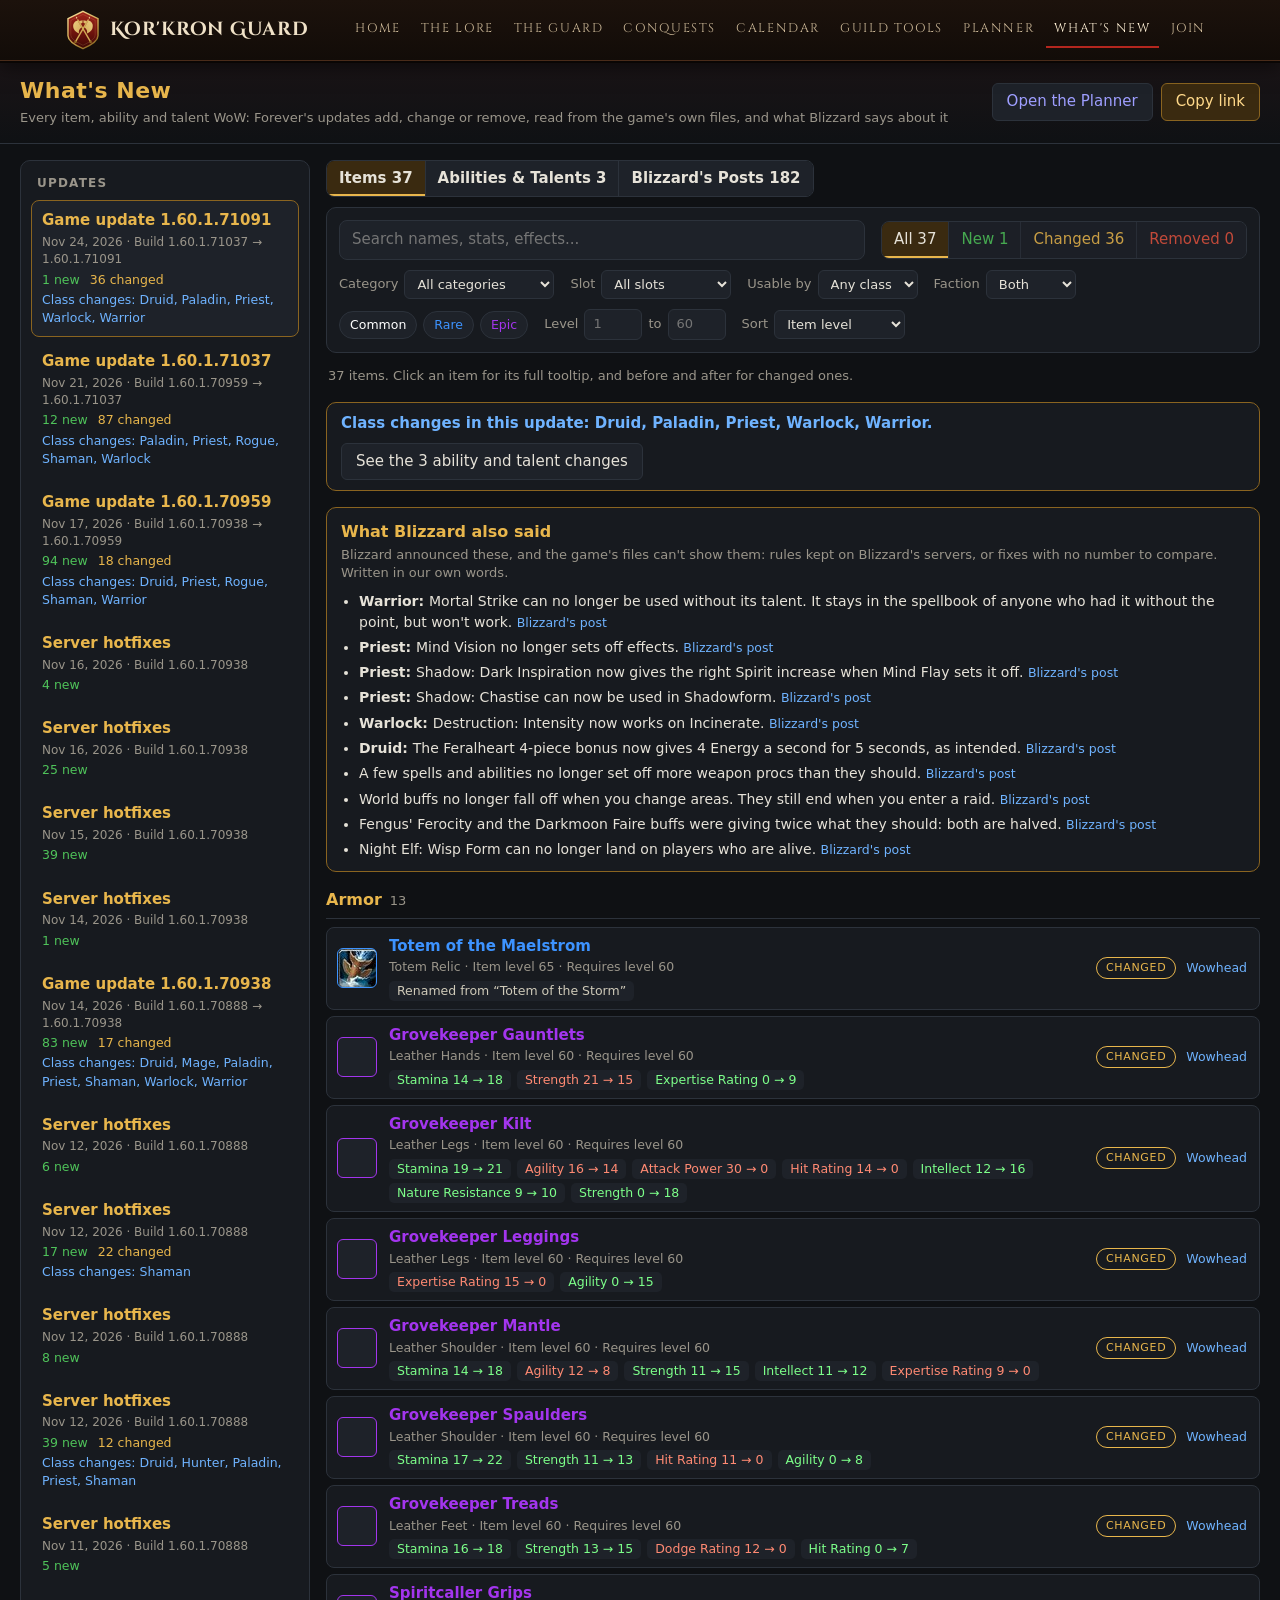
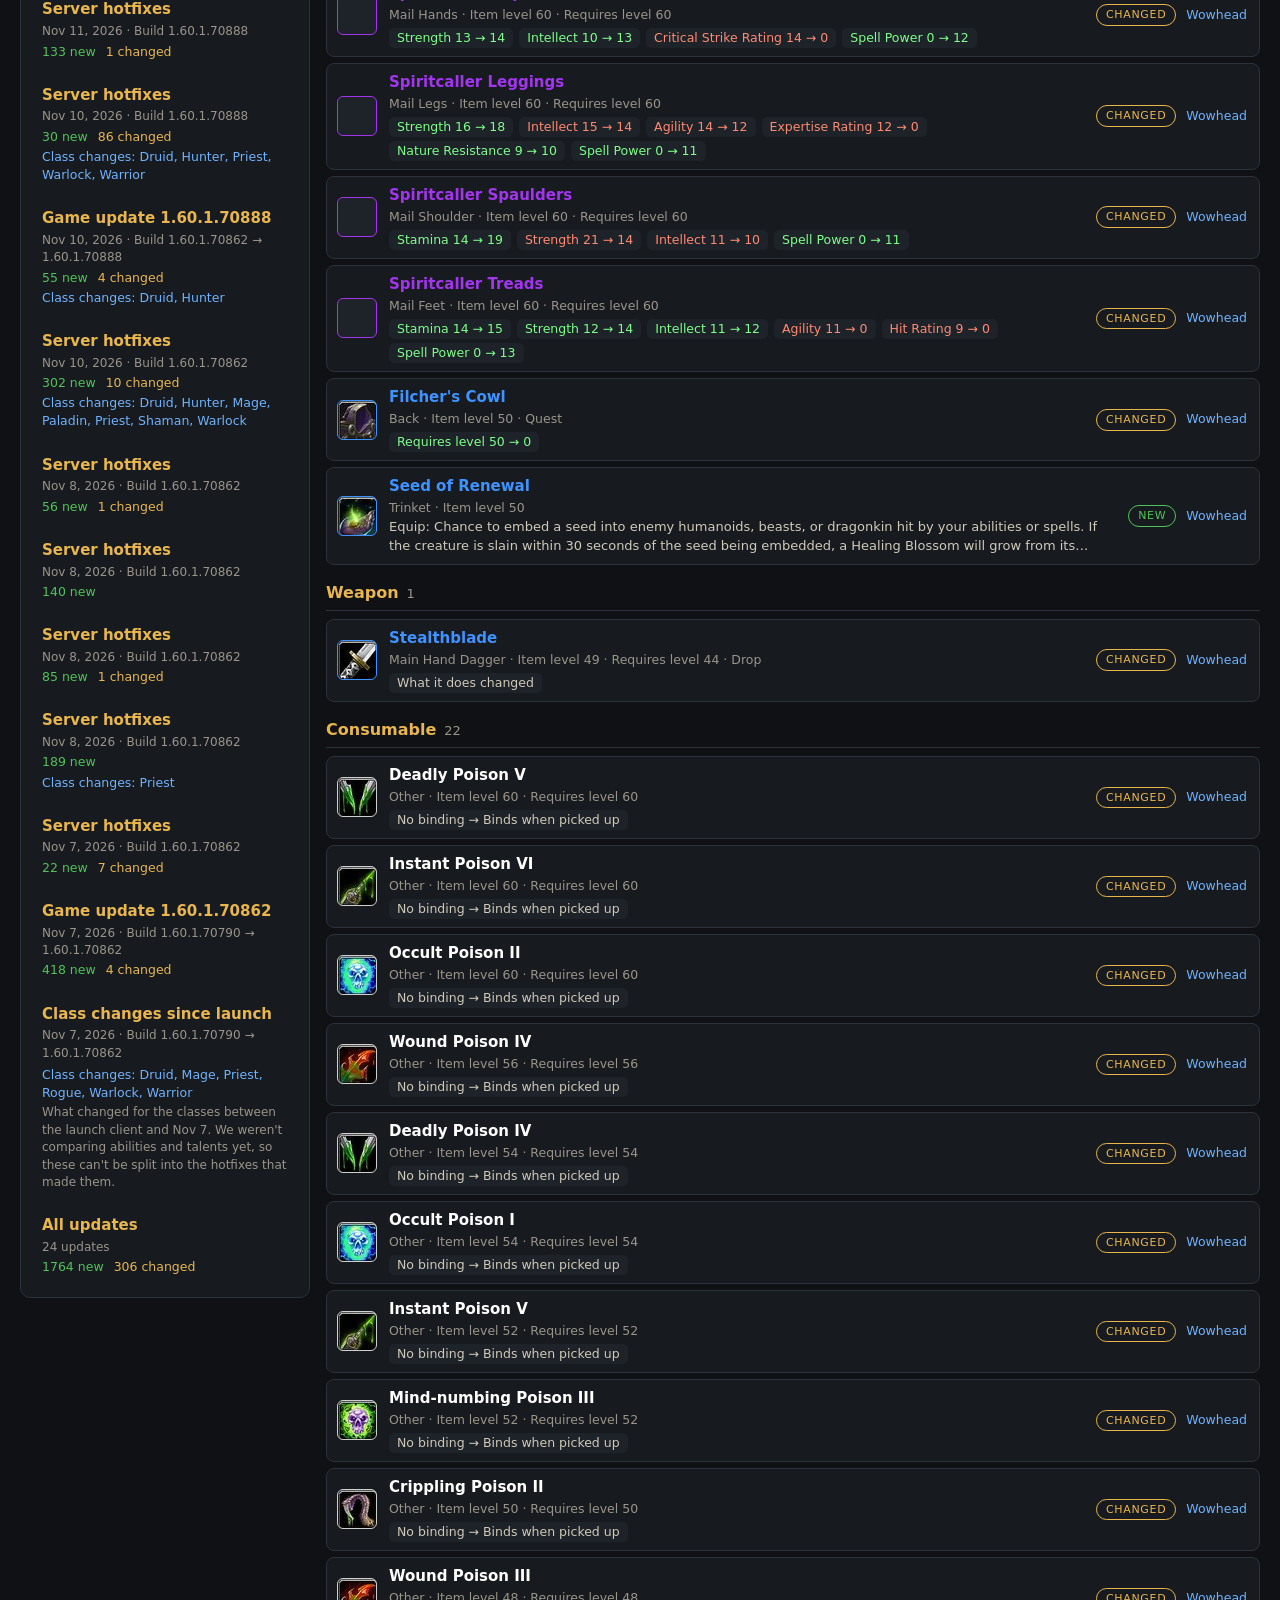
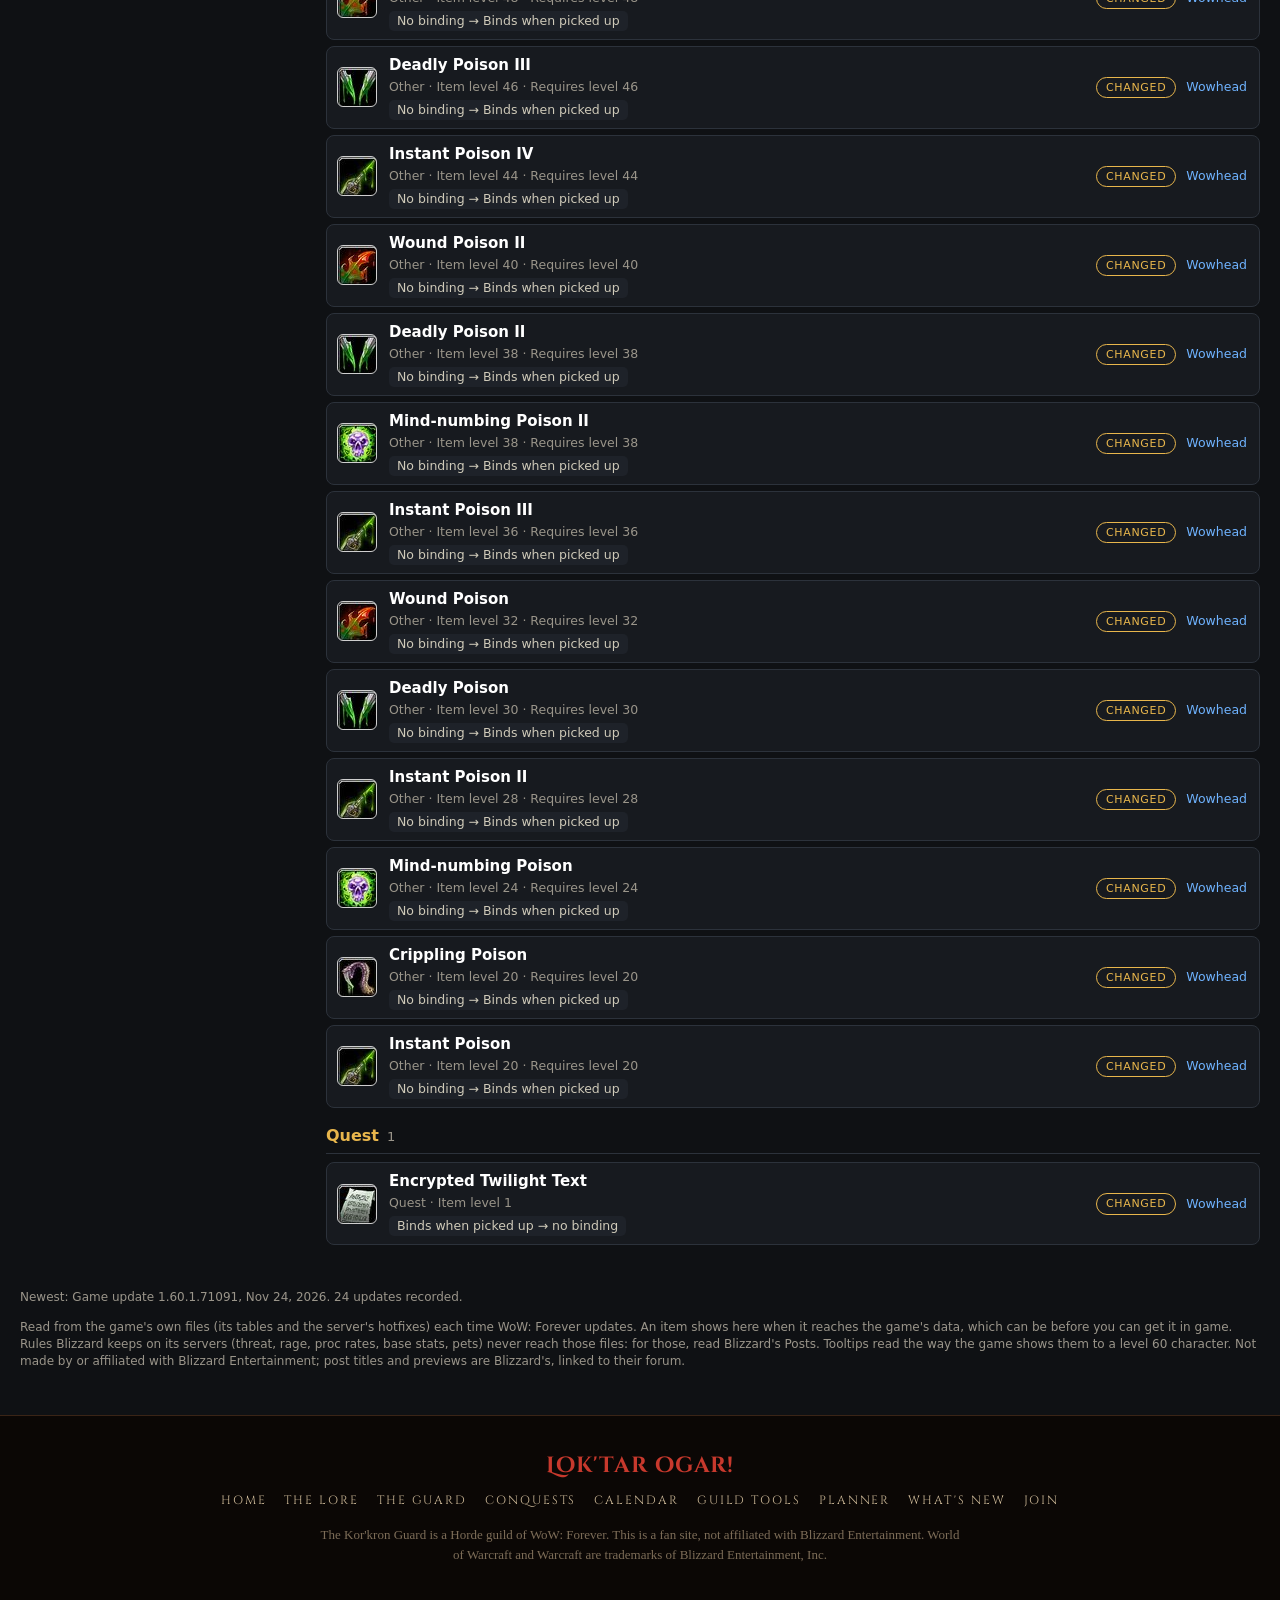
<file: planner/whats-new.html>
<!doctype html>
<html lang="en">
<head>
<meta charset="utf-8">
<meta name="viewport" content="width=device-width, initial-scale=1">
<title>What's New in WoW: Forever</title>
<meta name="description" content="Every item, ability and talent WoW: Forever's updates add, change or remove, read from the game's own files, with Blizzard's own posts. Made for the Kor'kron Guard.">
<link rel="icon" href="../assets/crest.svg" type="image/svg+xml">
<link href="https://fonts.googleapis.com/css2?family=Cinzel+Decorative:wght@700&family=Cinzel:wght@500;700&family=IM+Fell+English&display=swap" rel="stylesheet">
<link rel="stylesheet" href="../assets/nav.css">
<link rel="stylesheet" href="css/planner.css">
<link rel="stylesheet" href="css/whatsnew.css">
</head>
<body>
<header class="top">
  <div class="brand">
    <h1>What's New</h1>
    <span class="sub">Every item, ability and talent WoW: Forever's updates add, change or remove, read from the game's own files, and what Blizzard says about it</span>
  </div>
  <div class="actions">
    <a class="btn" href="index.html">Open the Planner</a>
    <button type="button" id="copyLink" class="btn primary">Copy link</button>
  </div>
</header>

<main class="wn-layout" id="layout">
  <nav class="wn-updates" id="updatesNav" aria-label="Game updates">
    <h2>Updates</h2>
    <div id="updates"></div>
  </nav>

  <section class="wn-content" aria-label="What changed">
    <div class="seg wn-views" id="views" role="group" aria-label="What to show"></div>
    <div class="wn-filters">
      <div class="wn-line">
        <label class="wn-search">
          <span class="sr">Search</span>
          <input type="search" id="search" autocomplete="off">
        </label>
        <div class="seg" id="kinds" role="group" aria-label="Show"></div>
        <button type="button" id="clear" class="btn wn-clear" hidden>Clear filters</button>
      </div>
      <div class="wn-lines" id="itemFilters">
        <div class="wn-line">
          <label class="wn-field"><span>Category</span><select id="category"></select></label>
          <label class="wn-field" id="typeField" hidden><span>Type</span><select id="type"></select></label>
          <label class="wn-field" id="slotField" hidden><span>Slot</span><select id="slot"></select></label>
          <label class="wn-field"><span>Usable by</span><select id="cls"></select></label>
          <label class="wn-field"><span>Faction</span><select id="faction">
            <option value="">Both</option><option value="Horde">Horde</option><option value="Alliance">Alliance</option>
          </select></label>
        </div>
        <div class="wn-line">
          <div class="chips" id="qualities" role="group" aria-label="Quality"></div>
          <label class="wn-field wn-levels"><span>Level</span>
            <input type="number" id="levelLo" min="1" max="60" placeholder="1" inputmode="numeric" aria-label="Lowest required level">
            <span aria-hidden="true">to</span>
            <input type="number" id="levelHi" min="1" max="60" placeholder="60" inputmode="numeric" aria-label="Highest required level">
          </label>
          <label class="wn-field"><span>Sort</span><select id="sort">
            <option value="ilvl">Item level</option><option value="req">Required level</option>
            <option value="quality">Quality</option><option value="name">Name</option>
          </select></label>
        </div>
      </div>
      <div class="wn-line" id="spellFilters" hidden>
        <label class="wn-field"><span>Class</span><select id="spellCls"></select></label>
        <label class="wn-field"><span>Type</span><select id="spellType"></select></label>
      </div>
      <div class="wn-line" id="postFilters" hidden>
        <div class="seg" id="postKinds" role="group" aria-label="Kind of post"></div>
      </div>
    </div>
    <p class="wn-summary" id="summary" aria-live="polite"></p>
    <div id="results"></div>
  </section>
</main>

<div class="tooltip" id="tooltip" role="tooltip" hidden></div>
<div class="toast" id="toast" role="status" hidden></div>

<footer class="data-foot">
  <p id="dataNote"></p>
  <p>Read from the game's own files (its tables and the server's hotfixes) each time WoW: Forever updates. An item
    shows here when it reaches the game's data, which can be before you can get it in game. Rules Blizzard keeps on its
    servers (threat, rage, proc rates, base stats, pets) never reach those files: for those, read Blizzard's Posts.
    Tooltips read the way the game shows them to a level 60 character.
    Not made by or affiliated with Blizzard Entertainment; post titles and previews are Blizzard's, linked to their forum.</p>
</footer>

<script src="data/changes.js"></script>
<script src="data/classes.js"></script>
<script src="data/blueposts.js"></script>
<script src="../data/blueposts.js"></script>
<script src="data/blue-notes.js"></script>
<script src="js/iteminfo.js"></script>
<script src="js/whatsnew-views.js"></script>
<script src="js/whatsnew.js"></script>
<script src="../assets/nav.js" data-root="../" data-page="whatsnew"></script>
</body>
</html>
</file>
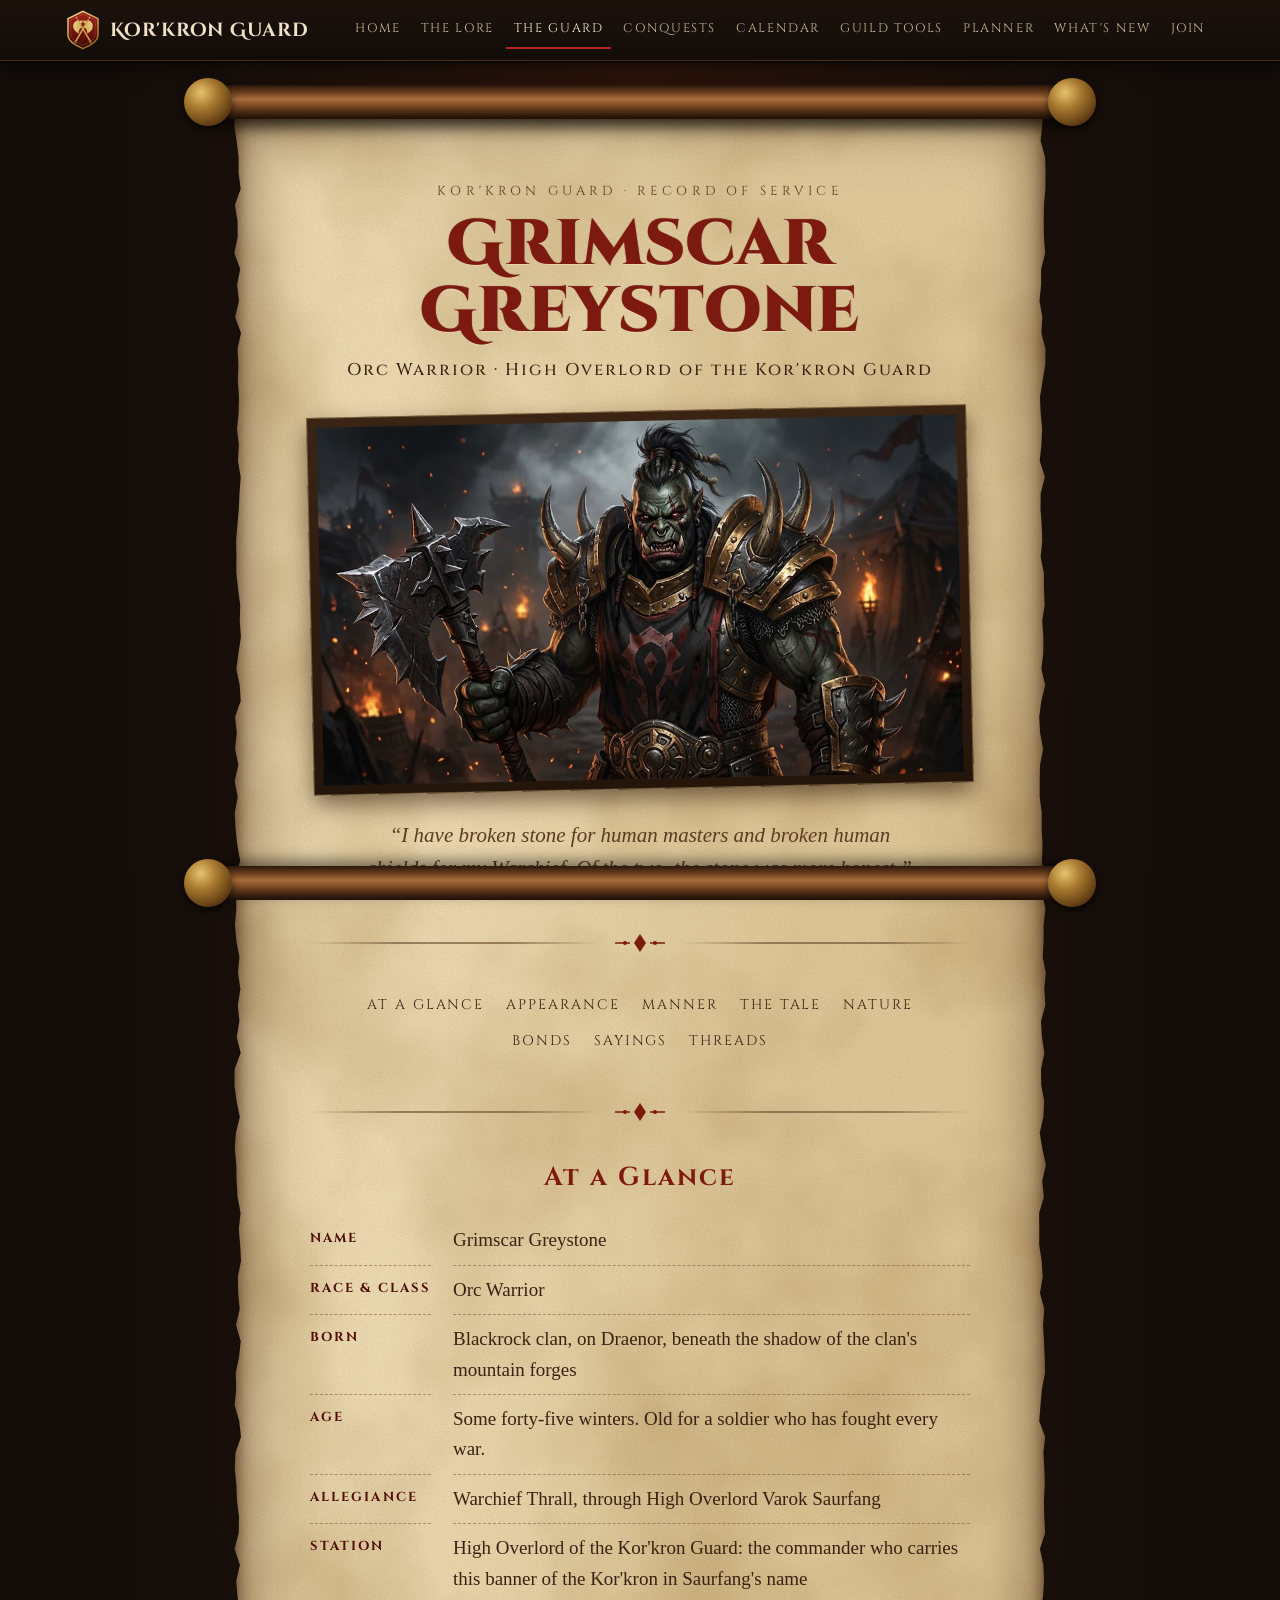
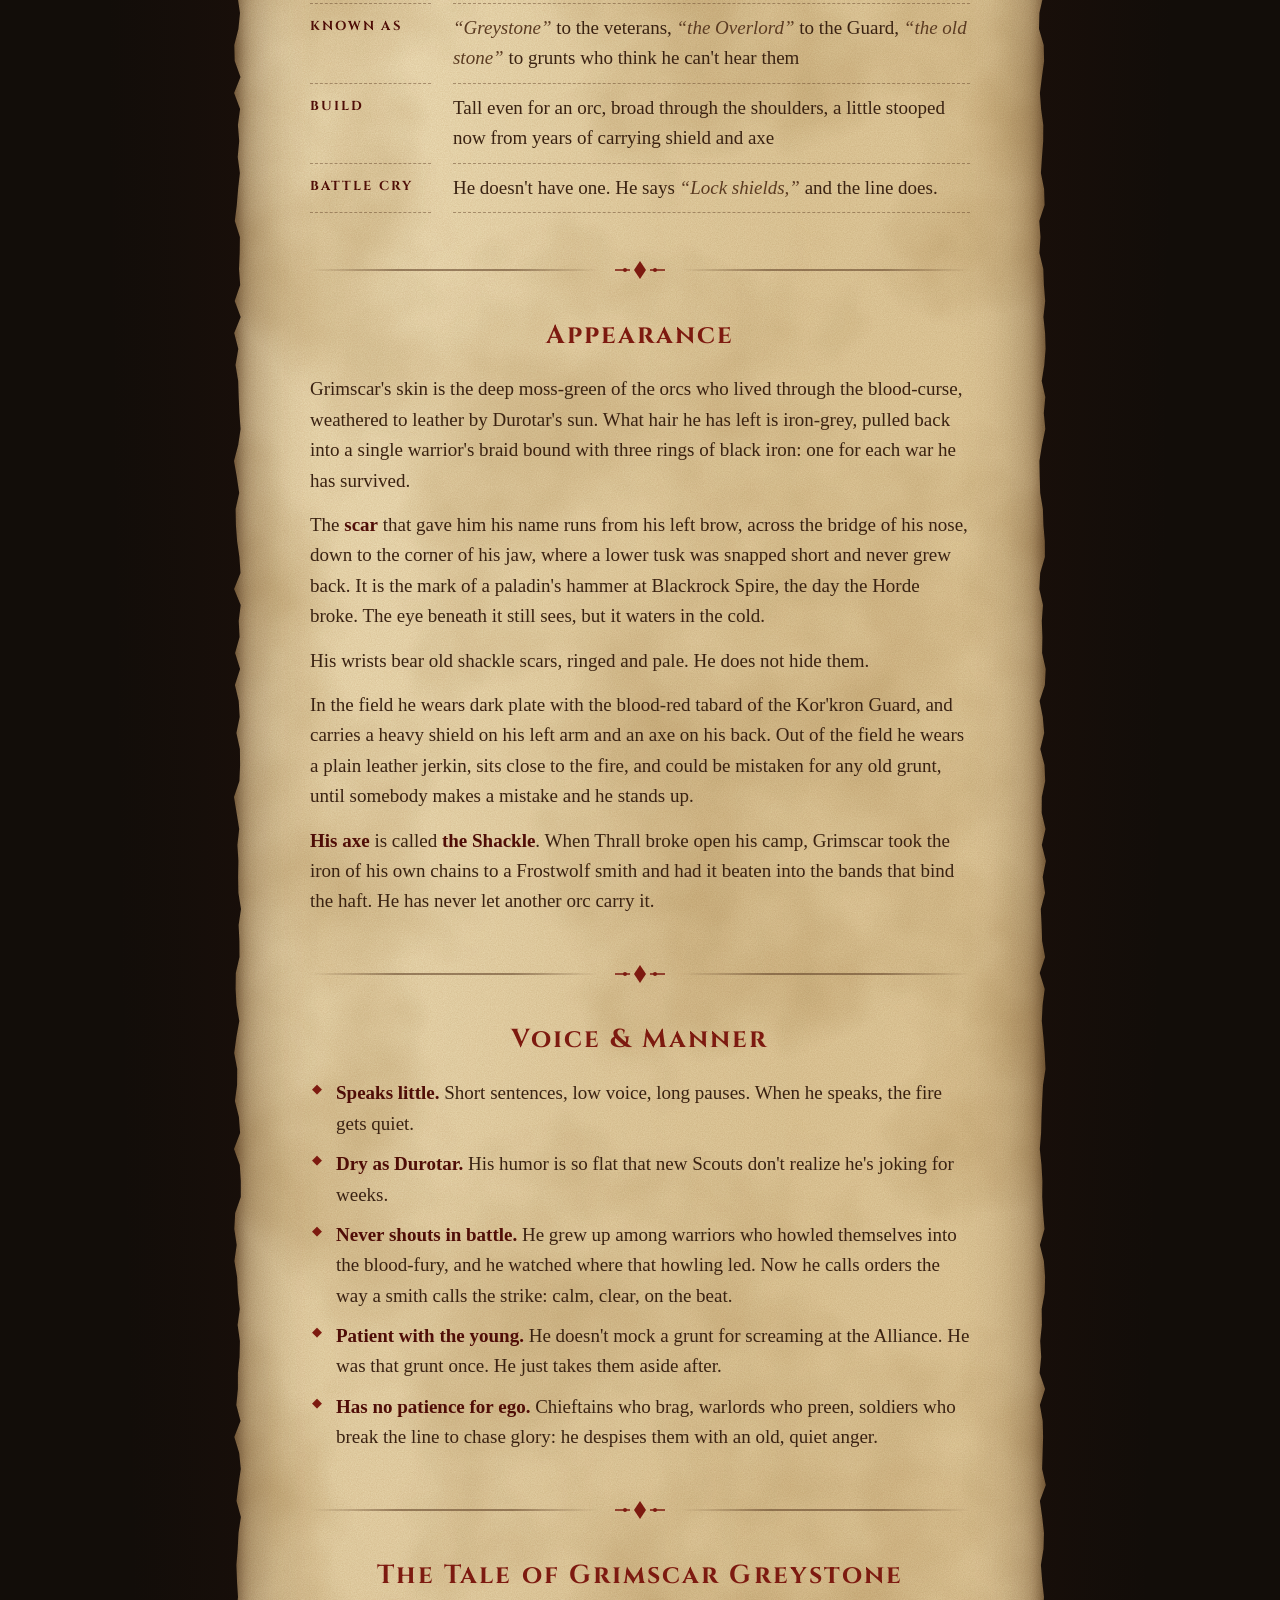
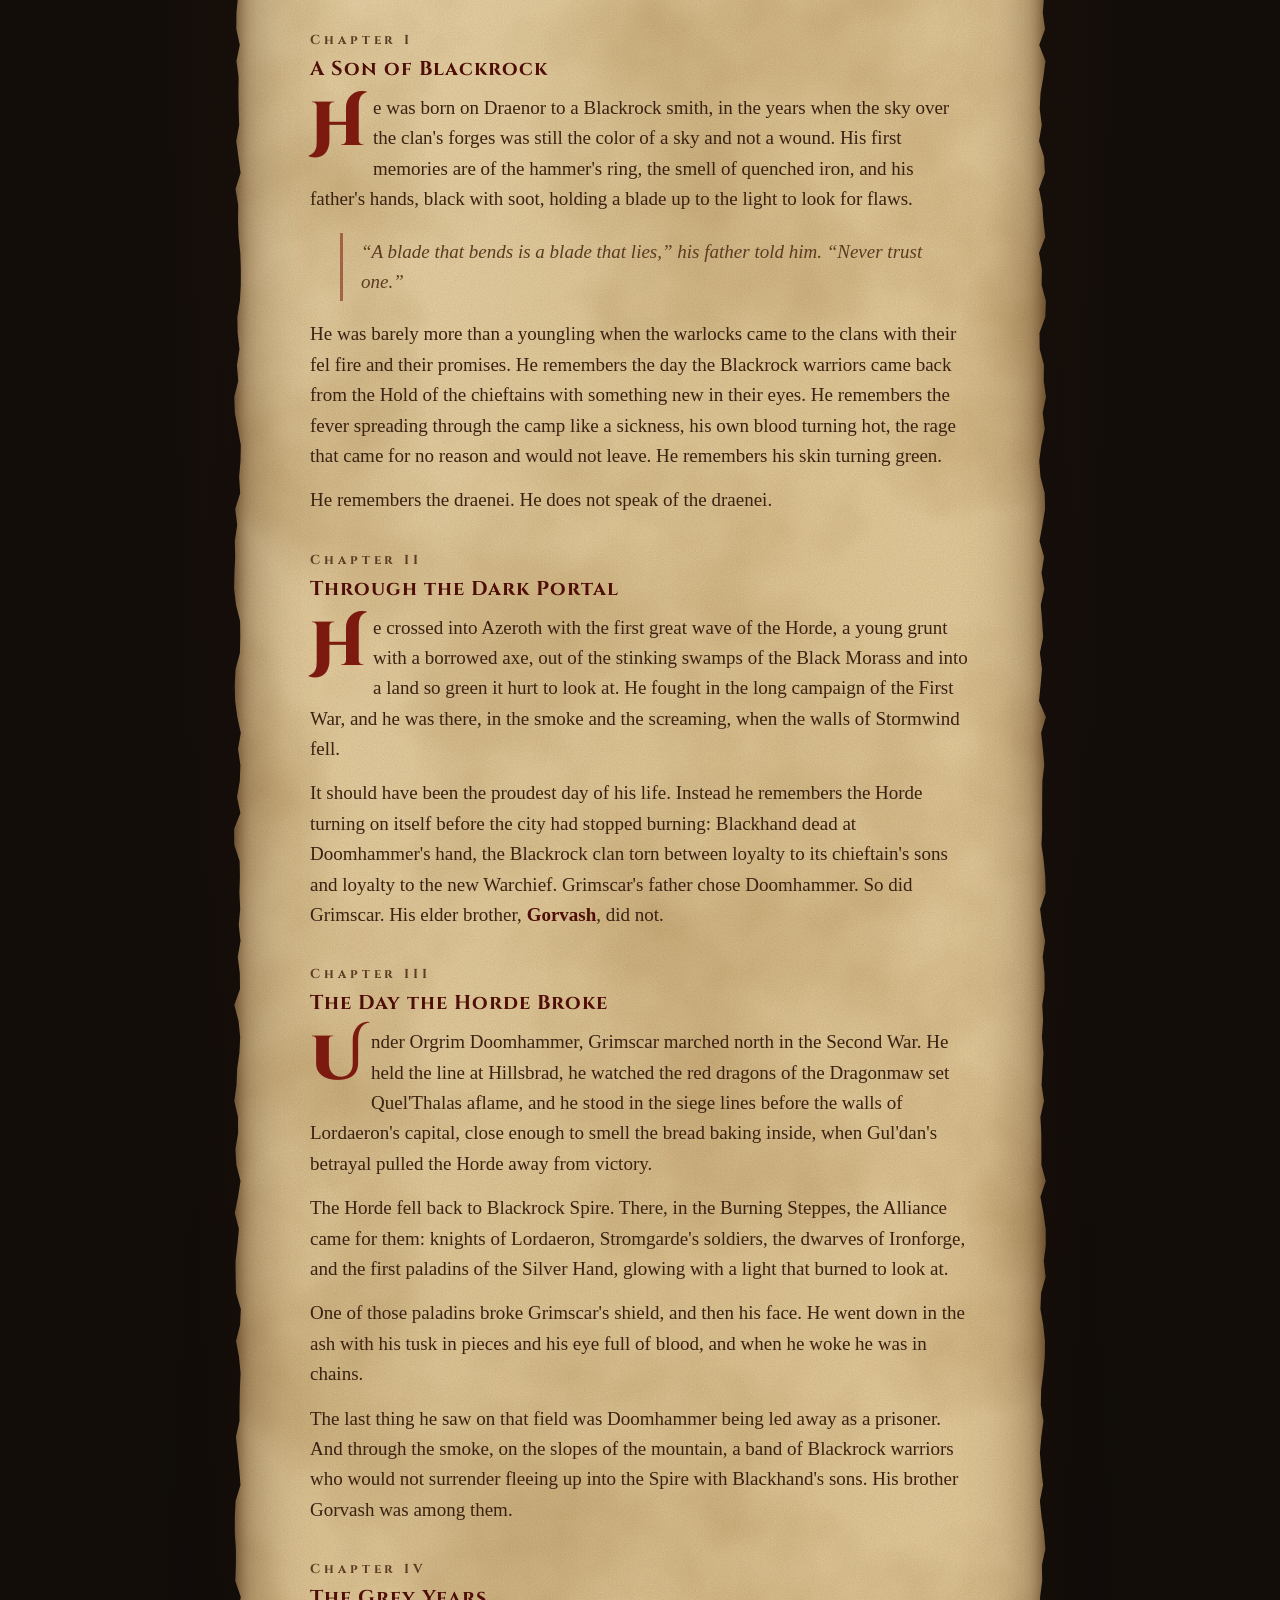
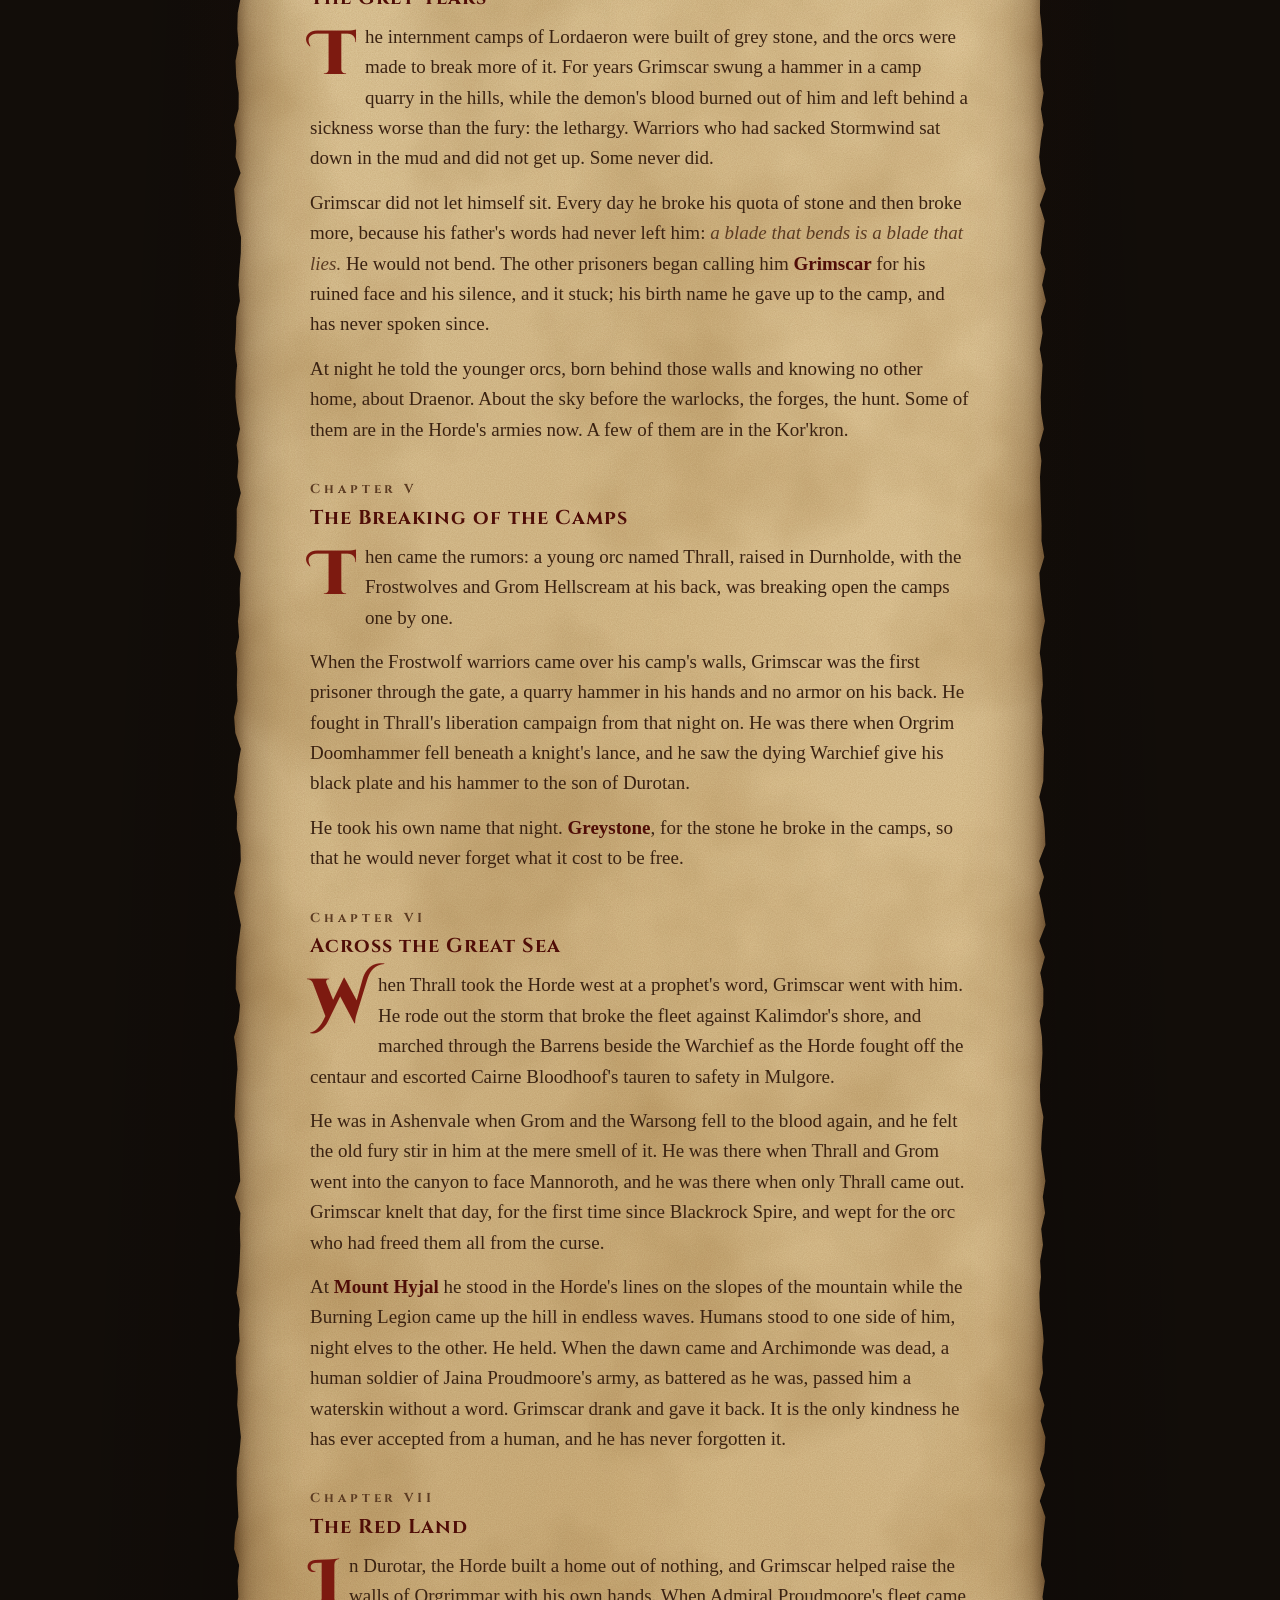
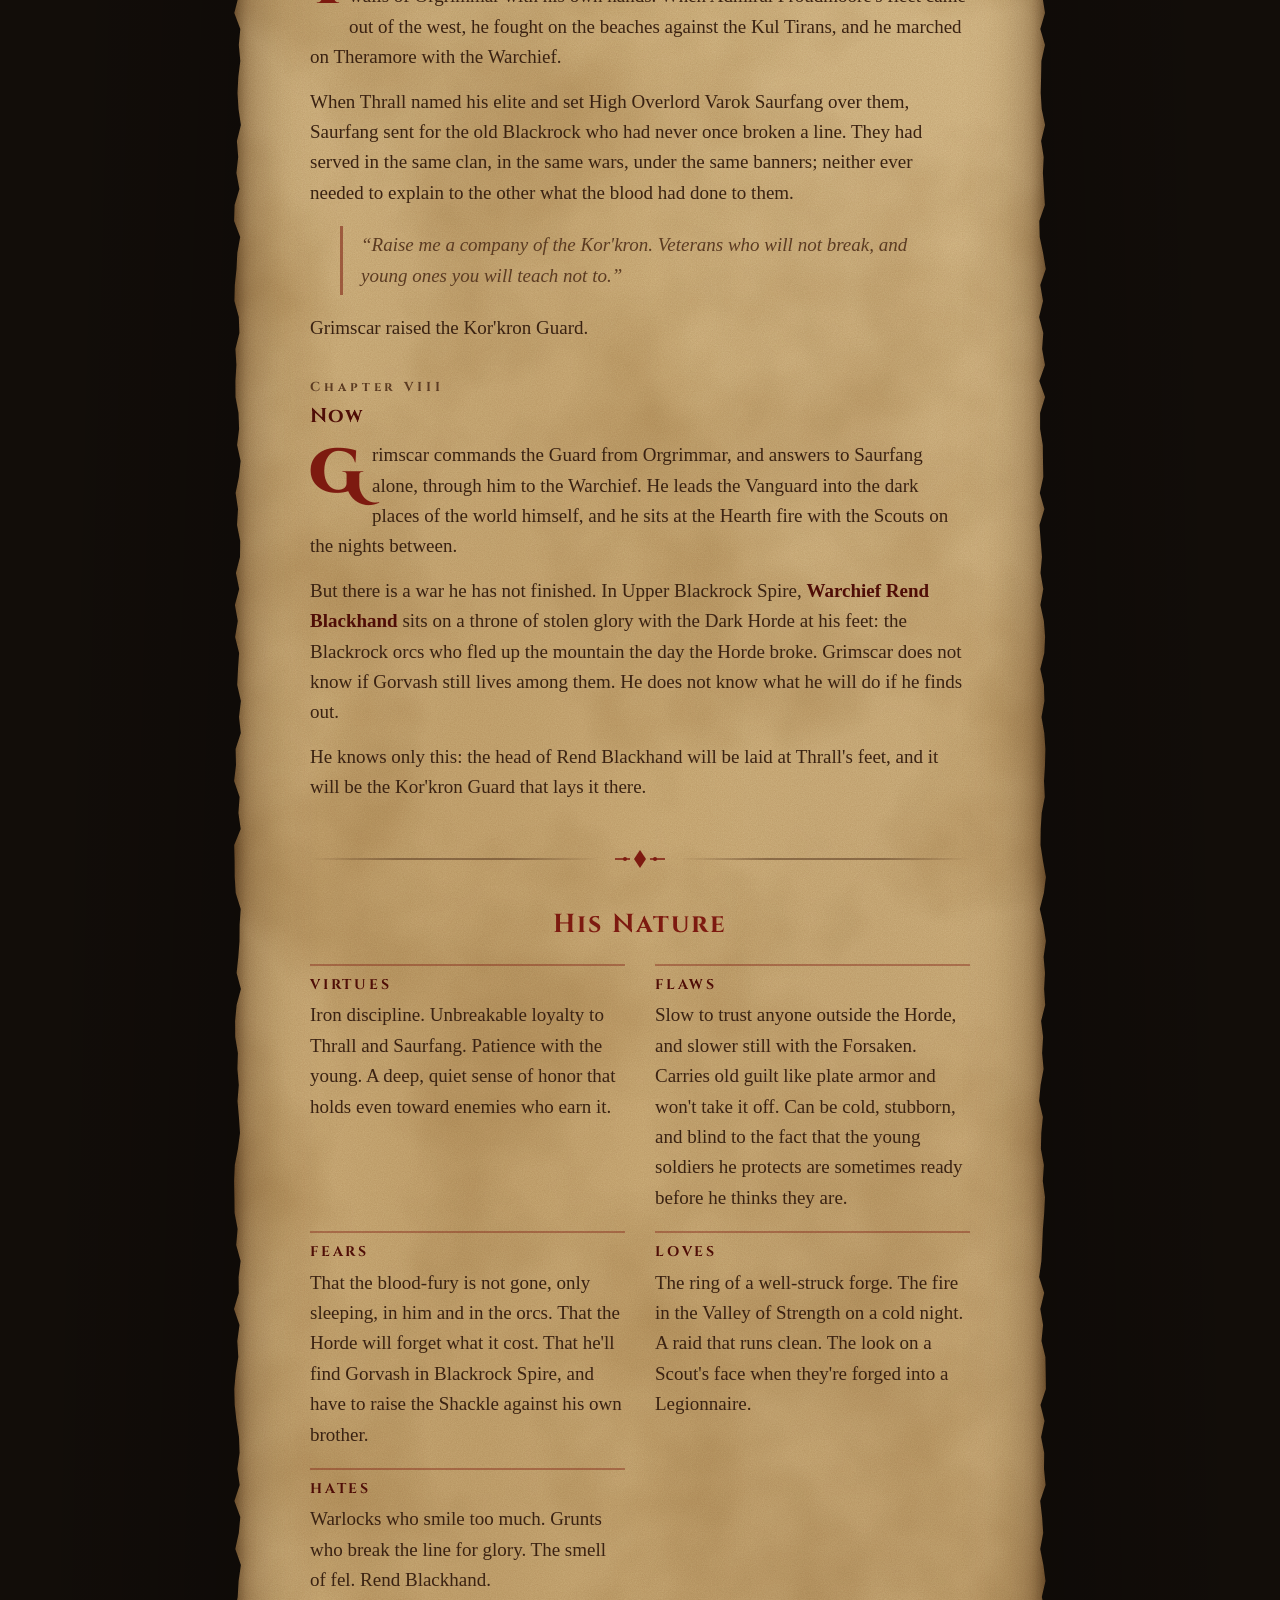
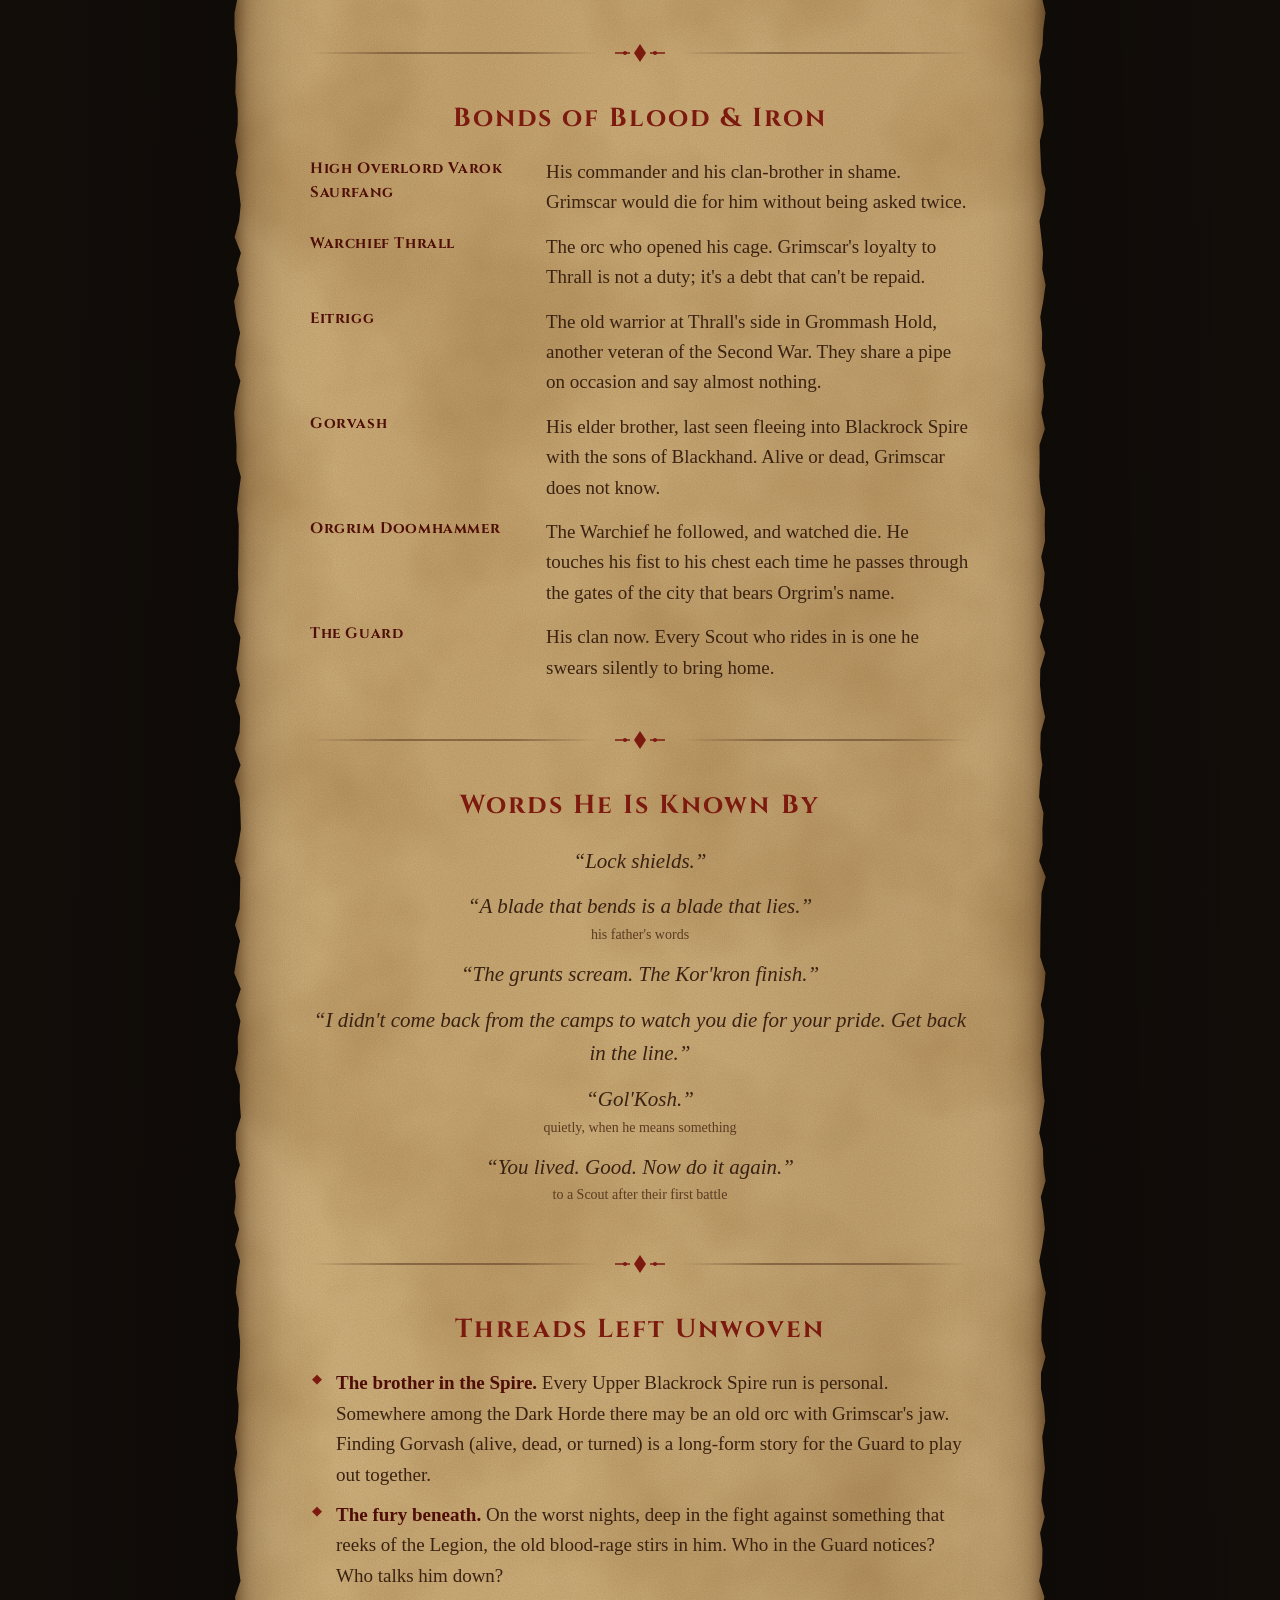
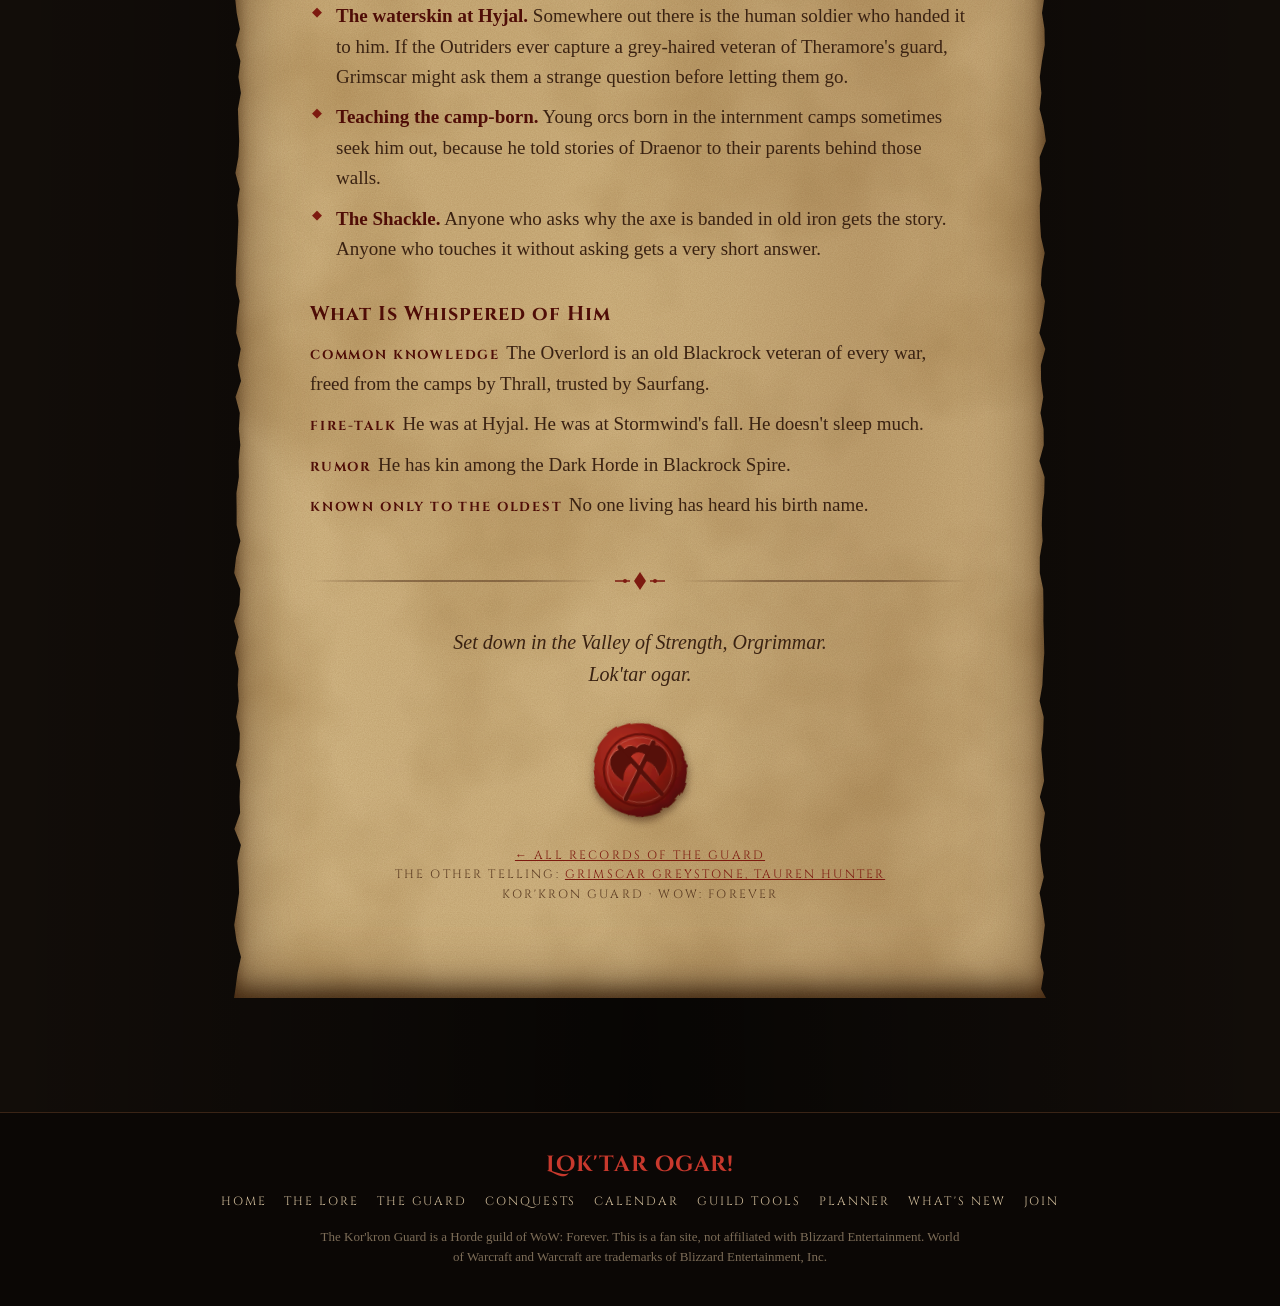
<file: players/grimscar-orc.html>
<!doctype html>
<html lang="en">
<head>
<meta charset="utf-8">
<meta name="viewport" content="width=device-width, initial-scale=1">
<title>Grimscar Greystone · Kor'kron Guard</title>
<meta name="description" content="Grimscar Greystone, Orc Warrior, High Overlord of the Kor'kron Guard.">
<link rel="icon" href="../assets/crest.svg" type="image/svg+xml">
<link rel="preconnect" href="https://fonts.googleapis.com">
<link rel="preconnect" href="https://fonts.gstatic.com" crossorigin>
<link href="https://fonts.googleapis.com/css2?family=Cinzel+Decorative:wght@700;900&family=Cinzel:wght@500;700&family=IM+Fell+English:ital@0;1&display=swap" rel="stylesheet">
<link rel="stylesheet" href="../assets/scroll.css">
<link rel="stylesheet" href="../assets/nav.css">
</head>
<body>

<svg width="0" height="0" style="position:absolute" aria-hidden="true">
  <defs>
    <filter id="wax-edge"><feTurbulence type="fractalNoise" baseFrequency=".05" numOctaves="2" seed="4"/><feDisplacementMap in="SourceGraphic" scale="9"/></filter>
    <radialGradient id="wax" cx="38%" cy="32%" r="75%">
      <stop offset="0" stop-color="#c2382a"/><stop offset=".55" stop-color="#8a1b12"/><stop offset="1" stop-color="#4a0905"/>
    </radialGradient>
    <g id="axe">
      <line x1="50" y1="86" x2="50" y2="16" stroke-width="5" stroke-linecap="round"/>
      <path d="M50 19 C 67 12, 77 27, 72 46 C 65 38, 57 36, 50 38 Z"/>
      <path d="M50 22 C 40 20, 35 27, 37 34 C 41 31, 46 31, 50 32 Z"/>
    </g>
    <symbol id="seal" viewBox="0 0 120 120">
      <circle cx="60" cy="60" r="52" fill="url(#wax)" filter="url(#wax-edge)"/>
      <circle cx="60" cy="60" r="40" fill="none" stroke="#5a0c07" stroke-width="2.5" opacity=".8"/>
      <circle cx="60" cy="60" r="36" fill="none" stroke="#e6a08a" stroke-width="1" opacity=".35"/>
      <g transform="translate(10 10)">
        <g fill="#e9a48c" stroke="#e9a48c" opacity=".35" transform="translate(-.8 -.8)">
          <use href="#axe" transform="rotate(34 50 50)"/>
          <use href="#axe" transform="translate(100 0) scale(-1 1) rotate(34 50 50)"/>
        </g>
        <g fill="#56100a" stroke="#56100a">
          <use href="#axe" transform="rotate(34 50 50)"/>
          <use href="#axe" transform="translate(100 0) scale(-1 1) rotate(34 50 50)"/>
        </g>
      </g>
    </symbol>
    <symbol id="flourish" viewBox="0 0 54 22">
      <path d="M27 2 L33 11 L27 20 L21 11 Z" fill="currentColor"/>
      <path d="M2 11 H17 M37 11 H52" stroke="currentColor" stroke-width="1.6"/>
      <circle cx="12" cy="11" r="2" fill="currentColor"/><circle cx="42" cy="11" r="2" fill="currentColor"/>
    </symbol>
  </defs>
</svg>

<main class="scroll">
  <div class="rod rod-top" aria-hidden="true"></div>
  <article class="parchment" id="parchment">

    <header class="reveal">
      <p class="kicker">Kor'kron Guard &middot; Record of Service</p>
      <h1>Grimscar Greystone</h1>
      <p class="subtitle">Orc Warrior &middot; High Overlord of the Kor'kron Guard</p>
      <figure class="portrait-frame wide"><img src="images/grimscar-greystone-orc.jpg" alt="Grimscar Greystone"></figure>
      <p class="epigraph">“I have broken stone for human masters and broken human shields for my Warchief. Of the two, the stone was more honest.”</p>
    </header>

    <div class="divider"><svg aria-hidden="true"><use href="#flourish"/></svg></div>

    <nav class="reveal" aria-label="Contents">
      <ul class="contents">
        <li><a href="#glance">At a Glance</a></li>
        <li><a href="#appearance">Appearance</a></li>
        <li><a href="#manner">Manner</a></li>
        <li><a href="#tale">The Tale</a></li>
        <li><a href="#nature">Nature</a></li>
        <li><a href="#bonds">Bonds</a></li>
        <li><a href="#sayings">Sayings</a></li>
        <li><a href="#threads">Threads</a></li>
      </ul>
    </nav>

    <div class="divider"><svg aria-hidden="true"><use href="#flourish"/></svg></div>

    <section id="glance" class="reveal">
      <h2>At a Glance</h2>
      <dl class="ledger">
        <dt>Name</dt><dd>Grimscar Greystone</dd>
        <dt>Race &amp; Class</dt><dd>Orc Warrior</dd>
        <dt>Born</dt><dd>Blackrock clan, on Draenor, beneath the shadow of the clan's mountain forges</dd>
        <dt>Age</dt><dd>Some forty-five winters. Old for a soldier who has fought every war.</dd>
        <dt>Allegiance</dt><dd>Warchief Thrall, through High Overlord Varok Saurfang</dd>
        <dt>Station</dt><dd>High Overlord of the Kor'kron Guard: the commander who carries this banner of the Kor'kron in Saurfang's name</dd>
        <dt>Known as</dt><dd><em>“Greystone”</em> to the veterans, <em>“the Overlord”</em> to the Guard, <em>“the old stone”</em> to grunts who think he can't hear them</dd>
        <dt>Build</dt><dd>Tall even for an orc, broad through the shoulders, a little stooped now from years of carrying shield and axe</dd>
        <dt>Battle Cry</dt><dd>He doesn't have one. He says <em>“Lock shields,”</em> and the line does.</dd>
      </dl>
    </section>

    <div class="divider"><svg aria-hidden="true"><use href="#flourish"/></svg></div>

    <section id="appearance" class="reveal">
      <h2>Appearance</h2>
      <p>Grimscar's skin is the deep moss-green of the orcs who lived through the blood-curse, weathered to leather by Durotar's sun. What hair he has left is iron-grey, pulled back into a single warrior's braid bound with three rings of black iron: one for each war he has survived.</p>
      <p>The <strong>scar</strong> that gave him his name runs from his left brow, across the bridge of his nose, down to the corner of his jaw, where a lower tusk was snapped short and never grew back. It is the mark of a paladin's hammer at Blackrock Spire, the day the Horde broke. The eye beneath it still sees, but it waters in the cold.</p>
      <p>His wrists bear old shackle scars, ringed and pale. He does not hide them.</p>
      <p>In the field he wears dark plate with the blood-red tabard of the Kor'kron Guard, and carries a heavy shield on his left arm and an axe on his back. Out of the field he wears a plain leather jerkin, sits close to the fire, and could be mistaken for any old grunt, until somebody makes a mistake and he stands up.</p>
      <p><strong>His axe</strong> is called <strong>the Shackle</strong>. When Thrall broke open his camp, Grimscar took the iron of his own chains to a Frostwolf smith and had it beaten into the bands that bind the haft. He has never let another orc carry it.</p>
    </section>

    <div class="divider"><svg aria-hidden="true"><use href="#flourish"/></svg></div>

    <section id="manner" class="reveal">
      <h2>Voice &amp; Manner</h2>
      <ul class="runes">
        <li><strong>Speaks little.</strong> Short sentences, low voice, long pauses. When he speaks, the fire gets quiet.</li>
        <li><strong>Dry as Durotar.</strong> His humor is so flat that new Scouts don't realize he's joking for weeks.</li>
        <li><strong>Never shouts in battle.</strong> He grew up among warriors who howled themselves into the blood-fury, and he watched where that howling led. Now he calls orders the way a smith calls the strike: calm, clear, on the beat.</li>
        <li><strong>Patient with the young.</strong> He doesn't mock a grunt for screaming at the Alliance. He was that grunt once. He just takes them aside after.</li>
        <li><strong>Has no patience for ego.</strong> Chieftains who brag, warlords who preen, soldiers who break the line to chase glory: he despises them with an old, quiet anger.</li>
      </ul>
    </section>

    <div class="divider"><svg aria-hidden="true"><use href="#flourish"/></svg></div>

    <section id="tale">
      <h2 class="reveal">The Tale of Grimscar Greystone</h2>

      <div class="tale reveal">
        <h3><span class="chapter-num">Chapter I</span>A Son of Blackrock</h3>
        <p>He was born on Draenor to a Blackrock smith, in the years when the sky over the clan's forges was still the color of a sky and not a wound. His first memories are of the hammer's ring, the smell of quenched iron, and his father's hands, black with soot, holding a blade up to the light to look for flaws.</p>
        <blockquote>“A blade that bends is a blade that lies,” his father told him. “Never trust one.”</blockquote>
        <p>He was barely more than a youngling when the warlocks came to the clans with their fel fire and their promises. He remembers the day the Blackrock warriors came back from the Hold of the chieftains with something new in their eyes. He remembers the fever spreading through the camp like a sickness, his own blood turning hot, the rage that came for no reason and would not leave. He remembers his skin turning green.</p>
        <p>He remembers the draenei. He does not speak of the draenei.</p>
      </div>

      <div class="tale reveal">
        <h3><span class="chapter-num">Chapter II</span>Through the Dark Portal</h3>
        <p>He crossed into Azeroth with the first great wave of the Horde, a young grunt with a borrowed axe, out of the stinking swamps of the Black Morass and into a land so green it hurt to look at. He fought in the long campaign of the First War, and he was there, in the smoke and the screaming, when the walls of Stormwind fell.</p>
        <p>It should have been the proudest day of his life. Instead he remembers the Horde turning on itself before the city had stopped burning: Blackhand dead at Doomhammer's hand, the Blackrock clan torn between loyalty to its chieftain's sons and loyalty to the new Warchief. Grimscar's father chose Doomhammer. So did Grimscar. His elder brother, <strong>Gorvash</strong>, did not.</p>
      </div>

      <div class="tale reveal">
        <h3><span class="chapter-num">Chapter III</span>The Day the Horde Broke</h3>
        <p>Under Orgrim Doomhammer, Grimscar marched north in the Second War. He held the line at Hillsbrad, he watched the red dragons of the Dragonmaw set Quel'Thalas aflame, and he stood in the siege lines before the walls of Lordaeron's capital, close enough to smell the bread baking inside, when Gul'dan's betrayal pulled the Horde away from victory.</p>
        <p>The Horde fell back to Blackrock Spire. There, in the Burning Steppes, the Alliance came for them: knights of Lordaeron, Stromgarde's soldiers, the dwarves of Ironforge, and the first paladins of the Silver Hand, glowing with a light that burned to look at.</p>
        <p>One of those paladins broke Grimscar's shield, and then his face. He went down in the ash with his tusk in pieces and his eye full of blood, and when he woke he was in chains.</p>
        <p>The last thing he saw on that field was Doomhammer being led away as a prisoner. And through the smoke, on the slopes of the mountain, a band of Blackrock warriors who would not surrender fleeing up into the Spire with Blackhand's sons. His brother Gorvash was among them.</p>
      </div>

      <div class="tale reveal">
        <h3><span class="chapter-num">Chapter IV</span>The Grey Years</h3>
        <p>The internment camps of Lordaeron were built of grey stone, and the orcs were made to break more of it. For years Grimscar swung a hammer in a camp quarry in the hills, while the demon's blood burned out of him and left behind a sickness worse than the fury: the lethargy. Warriors who had sacked Stormwind sat down in the mud and did not get up. Some never did.</p>
        <p>Grimscar did not let himself sit. Every day he broke his quota of stone and then broke more, because his father's words had never left him: <em>a blade that bends is a blade that lies.</em> He would not bend. The other prisoners began calling him <strong>Grimscar</strong> for his ruined face and his silence, and it stuck; his birth name he gave up to the camp, and has never spoken since.</p>
        <p>At night he told the younger orcs, born behind those walls and knowing no other home, about Draenor. About the sky before the warlocks, the forges, the hunt. Some of them are in the Horde's armies now. A few of them are in the Kor'kron.</p>
      </div>

      <div class="tale reveal">
        <h3><span class="chapter-num">Chapter V</span>The Breaking of the Camps</h3>
        <p>Then came the rumors: a young orc named Thrall, raised in Durnholde, with the Frostwolves and Grom Hellscream at his back, was breaking open the camps one by one.</p>
        <p>When the Frostwolf warriors came over his camp's walls, Grimscar was the first prisoner through the gate, a quarry hammer in his hands and no armor on his back. He fought in Thrall's liberation campaign from that night on. He was there when Orgrim Doomhammer fell beneath a knight's lance, and he saw the dying Warchief give his black plate and his hammer to the son of Durotan.</p>
        <p>He took his own name that night. <strong>Greystone</strong>, for the stone he broke in the camps, so that he would never forget what it cost to be free.</p>
      </div>

      <div class="tale reveal">
        <h3><span class="chapter-num">Chapter VI</span>Across the Great Sea</h3>
        <p>When Thrall took the Horde west at a prophet's word, Grimscar went with him. He rode out the storm that broke the fleet against Kalimdor's shore, and marched through the Barrens beside the Warchief as the Horde fought off the centaur and escorted Cairne Bloodhoof's tauren to safety in Mulgore.</p>
        <p>He was in Ashenvale when Grom and the Warsong fell to the blood again, and he felt the old fury stir in him at the mere smell of it. He was there when Thrall and Grom went into the canyon to face Mannoroth, and he was there when only Thrall came out. Grimscar knelt that day, for the first time since Blackrock Spire, and wept for the orc who had freed them all from the curse.</p>
        <p>At <strong>Mount Hyjal</strong> he stood in the Horde's lines on the slopes of the mountain while the Burning Legion came up the hill in endless waves. Humans stood to one side of him, night elves to the other. He held. When the dawn came and Archimonde was dead, a human soldier of Jaina Proudmoore's army, as battered as he was, passed him a waterskin without a word. Grimscar drank and gave it back. It is the only kindness he has ever accepted from a human, and he has never forgotten it.</p>
      </div>

      <div class="tale reveal">
        <h3><span class="chapter-num">Chapter VII</span>The Red Land</h3>
        <p>In Durotar, the Horde built a home out of nothing, and Grimscar helped raise the walls of Orgrimmar with his own hands. When Admiral Proudmoore's fleet came out of the west, he fought on the beaches against the Kul Tirans, and he marched on Theramore with the Warchief.</p>
        <p>When Thrall named his elite and set High Overlord Varok Saurfang over them, Saurfang sent for the old Blackrock who had never once broken a line. They had served in the same clan, in the same wars, under the same banners; neither ever needed to explain to the other what the blood had done to them.</p>
        <blockquote>“Raise me a company of the Kor'kron. Veterans who will not break, and young ones you will teach not to.”</blockquote>
        <p>Grimscar raised the Kor'kron Guard.</p>
      </div>

      <div class="tale reveal">
        <h3><span class="chapter-num">Chapter VIII</span>Now</h3>
        <p>Grimscar commands the Guard from Orgrimmar, and answers to Saurfang alone, through him to the Warchief. He leads the Vanguard into the dark places of the world himself, and he sits at the Hearth fire with the Scouts on the nights between.</p>
        <p>But there is a war he has not finished. In Upper Blackrock Spire, <strong>Warchief Rend Blackhand</strong> sits on a throne of stolen glory with the Dark Horde at his feet: the Blackrock orcs who fled up the mountain the day the Horde broke. Grimscar does not know if Gorvash still lives among them. He does not know what he will do if he finds out.</p>
        <p>He knows only this: the head of Rend Blackhand will be laid at Thrall's feet, and it will be the Kor'kron Guard that lays it there.</p>
      </div>
    </section>

    <div class="divider"><svg aria-hidden="true"><use href="#flourish"/></svg></div>

    <section id="nature" class="reveal">
      <h2>His Nature</h2>
      <div class="traits">
        <div><h4>Virtues</h4><p>Iron discipline. Unbreakable loyalty to Thrall and Saurfang. Patience with the young. A deep, quiet sense of honor that holds even toward enemies who earn it.</p></div>
        <div><h4>Flaws</h4><p>Slow to trust anyone outside the Horde, and slower still with the Forsaken. Carries old guilt like plate armor and won't take it off. Can be cold, stubborn, and blind to the fact that the young soldiers he protects are sometimes ready before he thinks they are.</p></div>
        <div><h4>Fears</h4><p>That the blood-fury is not gone, only sleeping, in him and in the orcs. That the Horde will forget what it cost. That he'll find Gorvash in Blackrock Spire, and have to raise the Shackle against his own brother.</p></div>
        <div><h4>Loves</h4><p>The ring of a well-struck forge. The fire in the Valley of Strength on a cold night. A raid that runs clean. The look on a Scout's face when they're forged into a Legionnaire.</p></div>
        <div><h4>Hates</h4><p>Warlocks who smile too much. Grunts who break the line for glory. The smell of fel. Rend Blackhand.</p></div>
      </div>
    </section>

    <div class="divider"><svg aria-hidden="true"><use href="#flourish"/></svg></div>

    <section id="bonds" class="reveal">
      <h2>Bonds of Blood &amp; Iron</h2>
      <div class="kin">
        <div><b>High Overlord Varok Saurfang</b><span>His commander and his clan-brother in shame. Grimscar would die for him without being asked twice.</span></div>
        <div><b>Warchief Thrall</b><span>The orc who opened his cage. Grimscar's loyalty to Thrall is not a duty; it's a debt that can't be repaid.</span></div>
        <div><b>Eitrigg</b><span>The old warrior at Thrall's side in Grommash Hold, another veteran of the Second War. They share a pipe on occasion and say almost nothing.</span></div>
        <div><b>Gorvash</b><span>His elder brother, last seen fleeing into Blackrock Spire with the sons of Blackhand. Alive or dead, Grimscar does not know.</span></div>
        <div><b>Orgrim Doomhammer</b><span>The Warchief he followed, and watched die. He touches his fist to his chest each time he passes through the gates of the city that bears Orgrim's name.</span></div>
        <div><b>The Guard</b><span>His clan now. Every Scout who rides in is one he swears silently to bring home.</span></div>
      </div>
    </section>

    <div class="divider"><svg aria-hidden="true"><use href="#flourish"/></svg></div>

    <section id="sayings" class="reveal">
      <h2>Words He Is Known By</h2>
      <ul class="sayings">
        <li>“Lock shields.”</li>
        <li>“A blade that bends is a blade that lies.”<small>his father's words</small></li>
        <li>“The grunts scream. The Kor'kron finish.”</li>
        <li>“I didn't come back from the camps to watch you die for your pride. Get back in the line.”</li>
        <li>“Gol'Kosh.”<small>quietly, when he means something</small></li>
        <li>“You lived. Good. Now do it again.”<small>to a Scout after their first battle</small></li>
      </ul>
    </section>

    <div class="divider"><svg aria-hidden="true"><use href="#flourish"/></svg></div>

    <section id="threads" class="reveal">
      <h2>Threads Left Unwoven</h2>
      <ul class="runes">
        <li><strong>The brother in the Spire.</strong> Every Upper Blackrock Spire run is personal. Somewhere among the Dark Horde there may be an old orc with Grimscar's jaw. Finding Gorvash (alive, dead, or turned) is a long-form story for the Guard to play out together.</li>
        <li><strong>The fury beneath.</strong> On the worst nights, deep in the fight against something that reeks of the Legion, the old blood-rage stirs in him. Who in the Guard notices? Who talks him down?</li>
        <li><strong>The waterskin at Hyjal.</strong> Somewhere out there is the human soldier who handed it to him. If the Outriders ever capture a grey-haired veteran of Theramore's guard, Grimscar might ask them a strange question before letting them go.</li>
        <li><strong>Teaching the camp-born.</strong> Young orcs born in the internment camps sometimes seek him out, because he told stories of Draenor to their parents behind those walls.</li>
        <li><strong>The Shackle.</strong> Anyone who asks why the axe is banded in old iron gets the story. Anyone who touches it without asking gets a very short answer.</li>
      </ul>

      <h3>What Is Whispered of Him</h3>
      <div class="whispers">
        <p><b>Common knowledge</b>The Overlord is an old Blackrock veteran of every war, freed from the camps by Thrall, trusted by Saurfang.</p>
        <p><b>Fire-talk</b>He was at Hyjal. He was at Stormwind's fall. He doesn't sleep much.</p>
        <p><b>Rumor</b>He has kin among the Dark Horde in Blackrock Spire.</p>
        <p><b>Known only to the oldest</b>No one living has heard his birth name.</p>
      </div>
    </section>

    <footer class="reveal">
      <div class="divider"><svg aria-hidden="true"><use href="#flourish"/></svg></div>
      <p class="sign">Set down in the Valley of Strength, Orgrimmar.<br>Lok'tar ogar.</p>
      <div class="seal-wrap"><svg class="seal" aria-hidden="true"><use href="#seal"/></svg></div>
      <p class="ooc"><a href="index.html">&larr; All records of the Guard</a><br>The other telling: <a href="grimscar-tauren.html">Grimscar Greystone, Tauren Hunter</a><br>Kor'kron Guard &middot; WoW: Forever</p>
    </footer>

  </article>
  <div class="rod rod-bottom" aria-hidden="true"></div>
</main>

<script src="../assets/nav.js" data-root="../" data-page="guard"></script>
<script src="../assets/scroll.js" data-seed="27"></script>
</body>
</html>
</file>
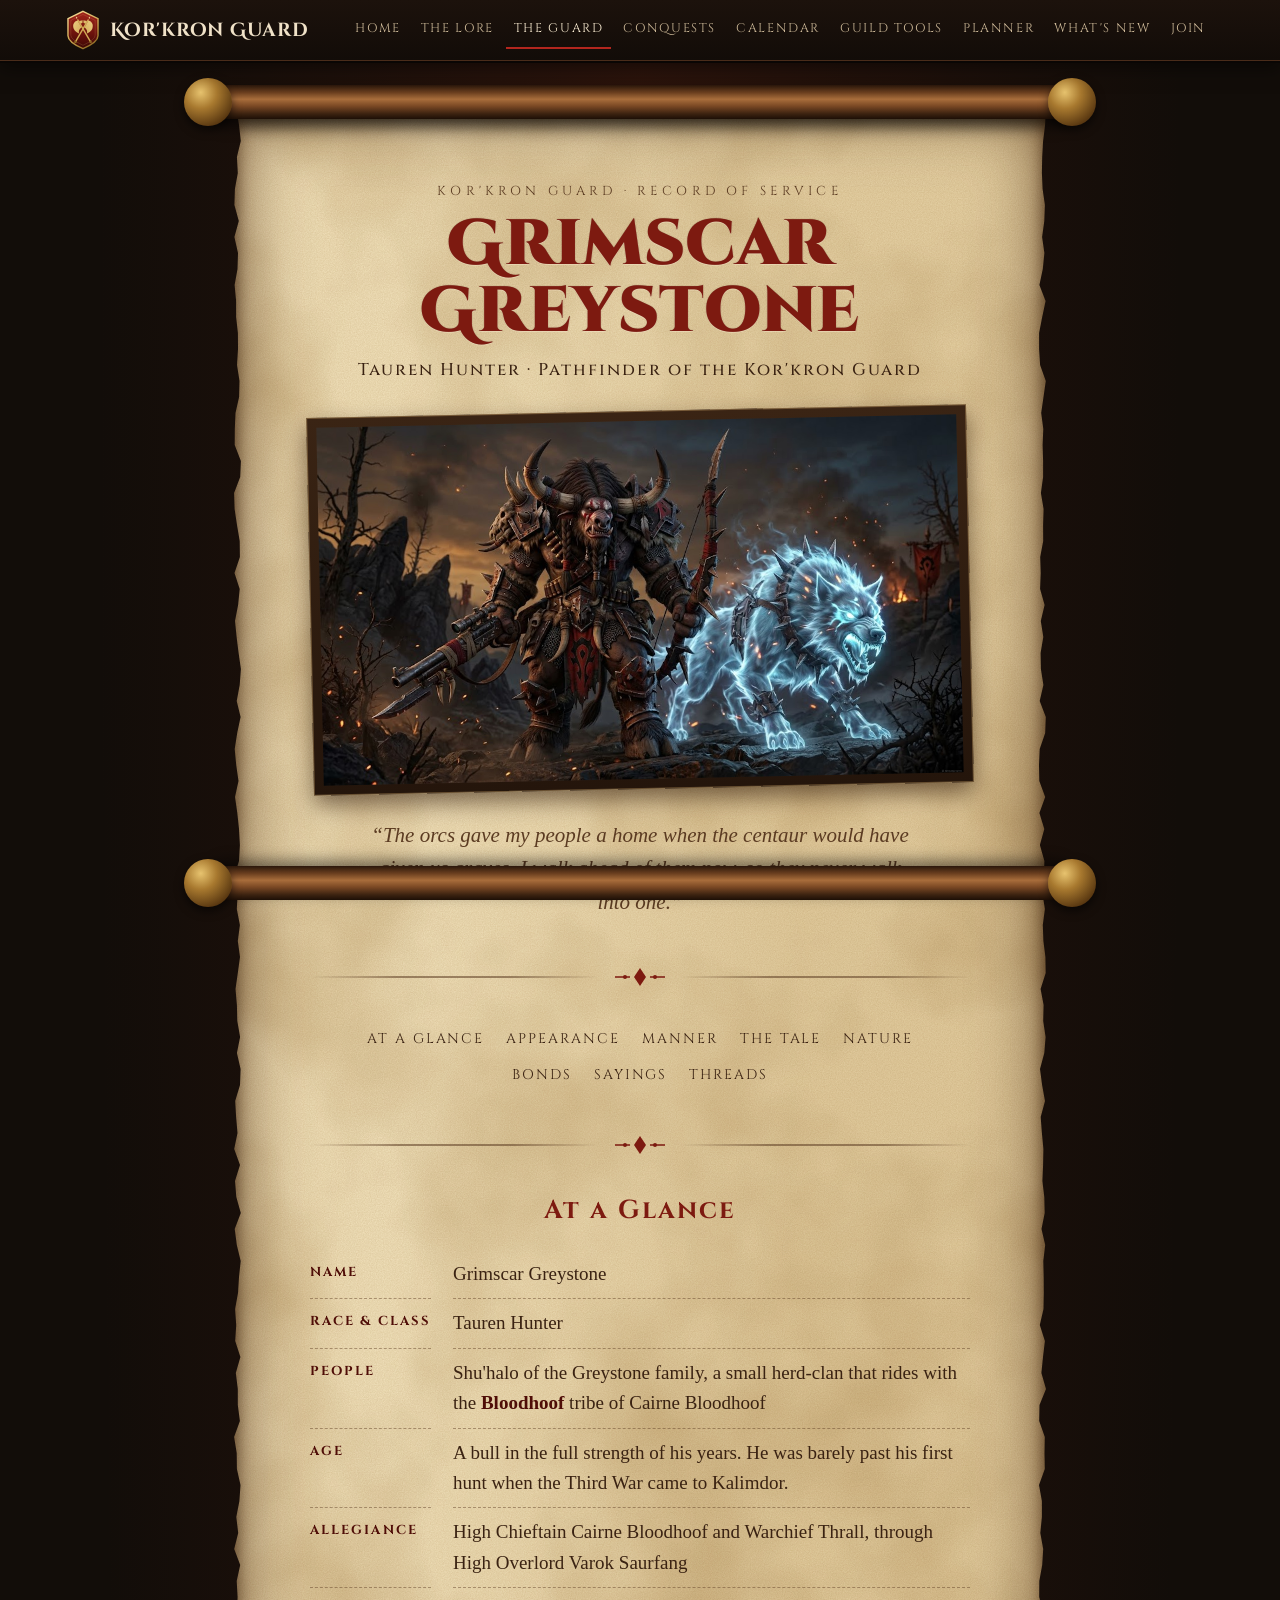
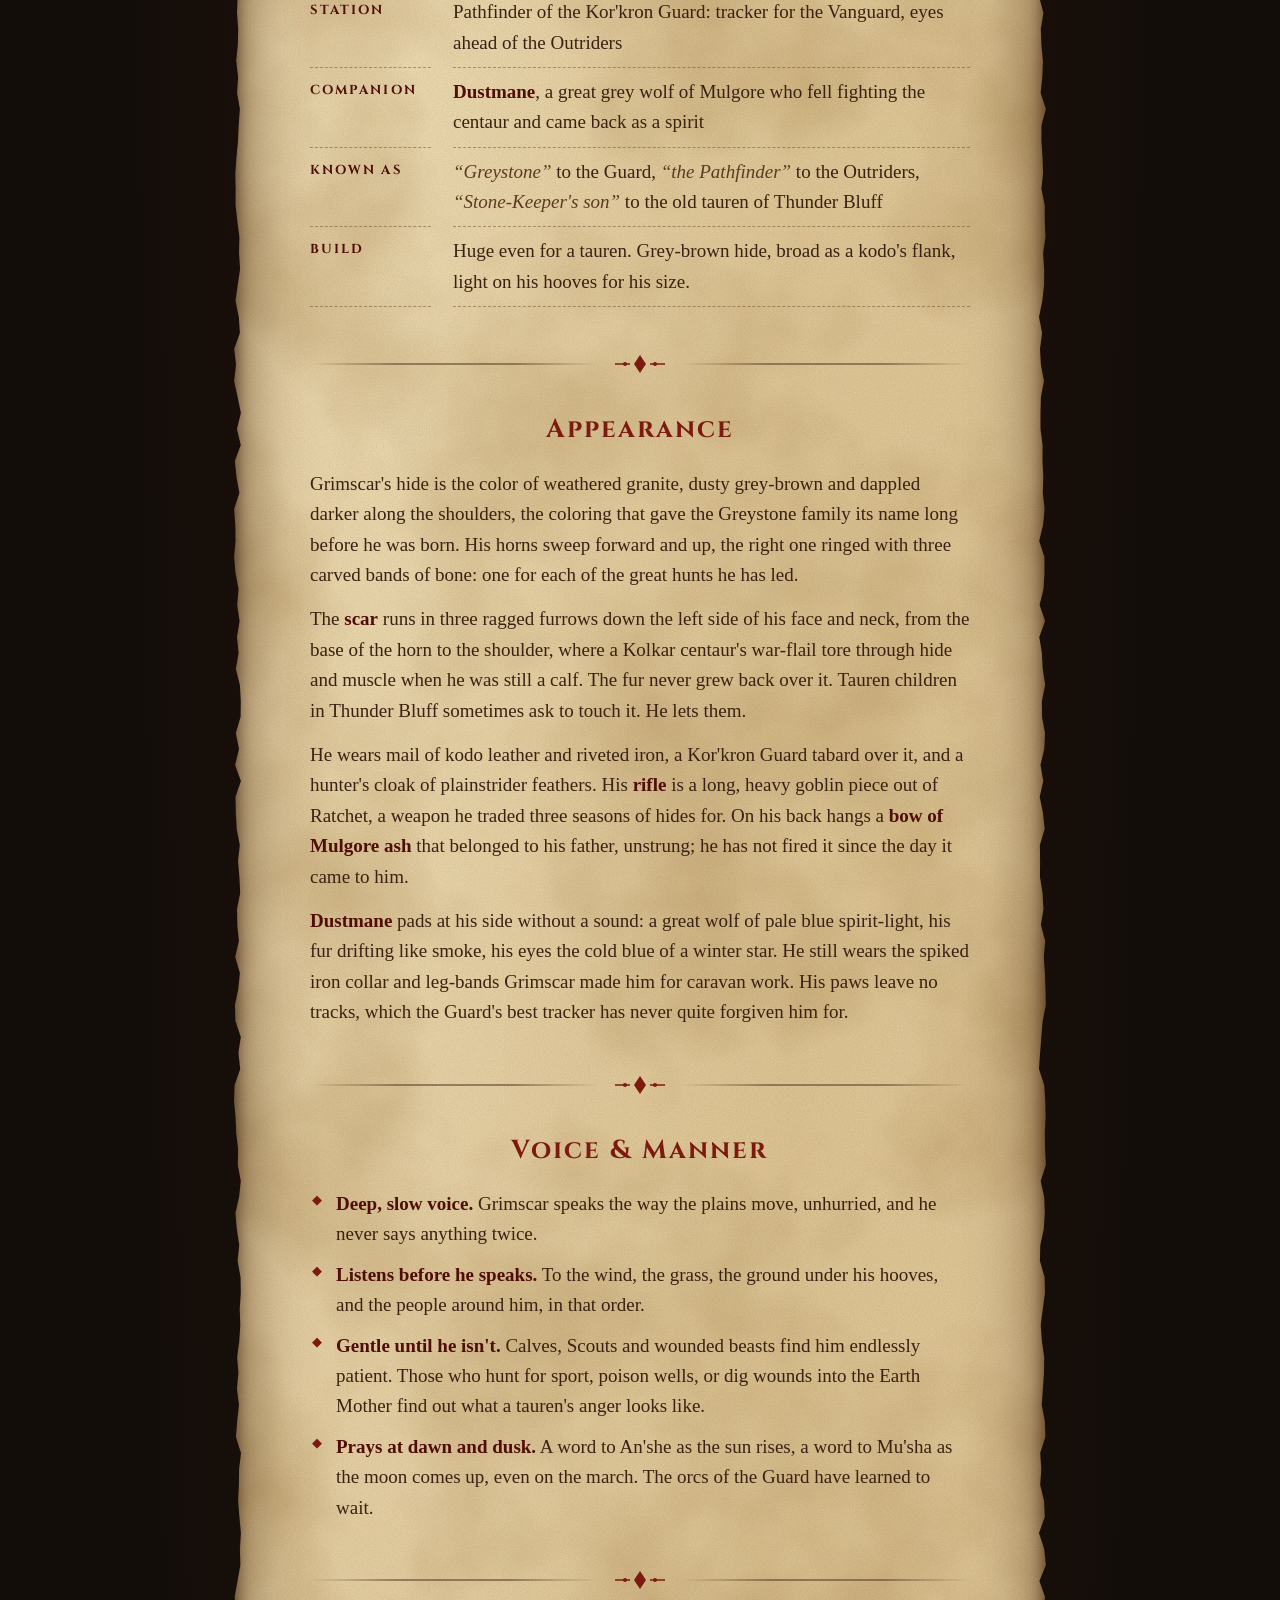
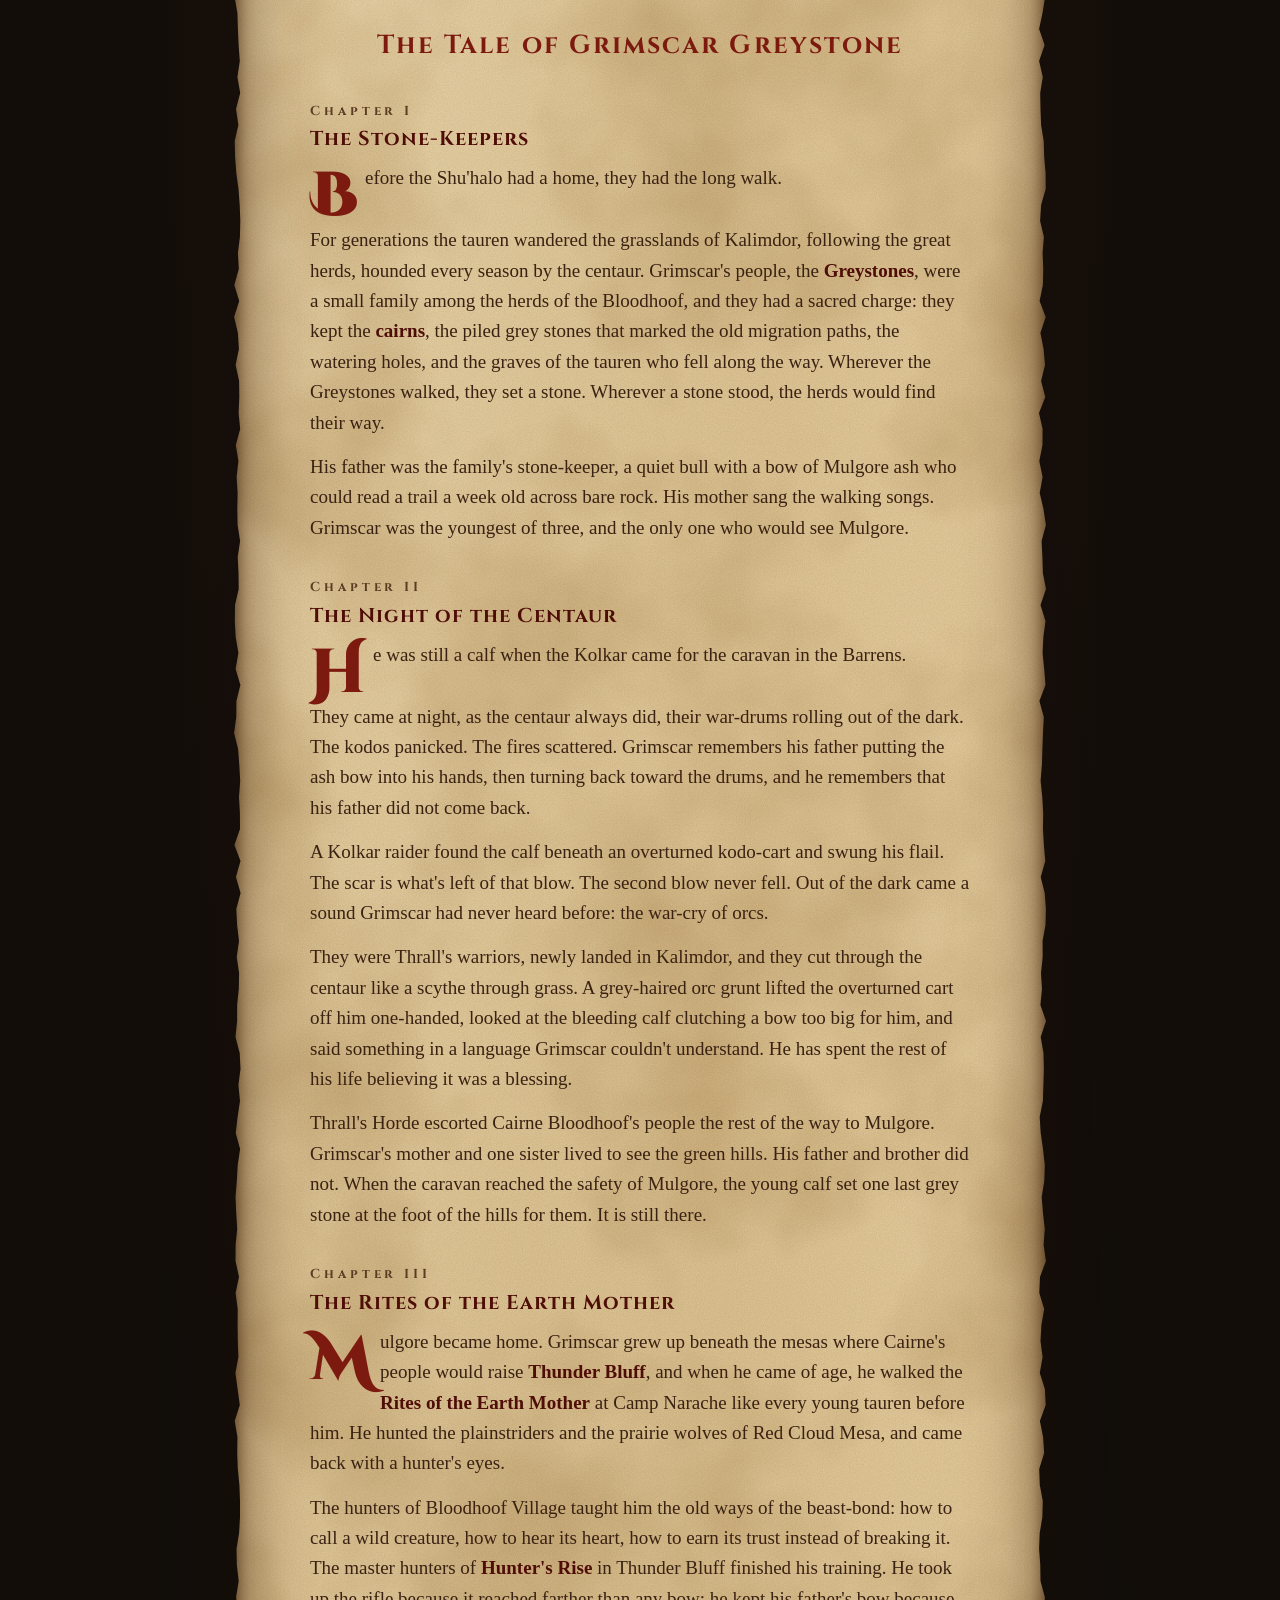
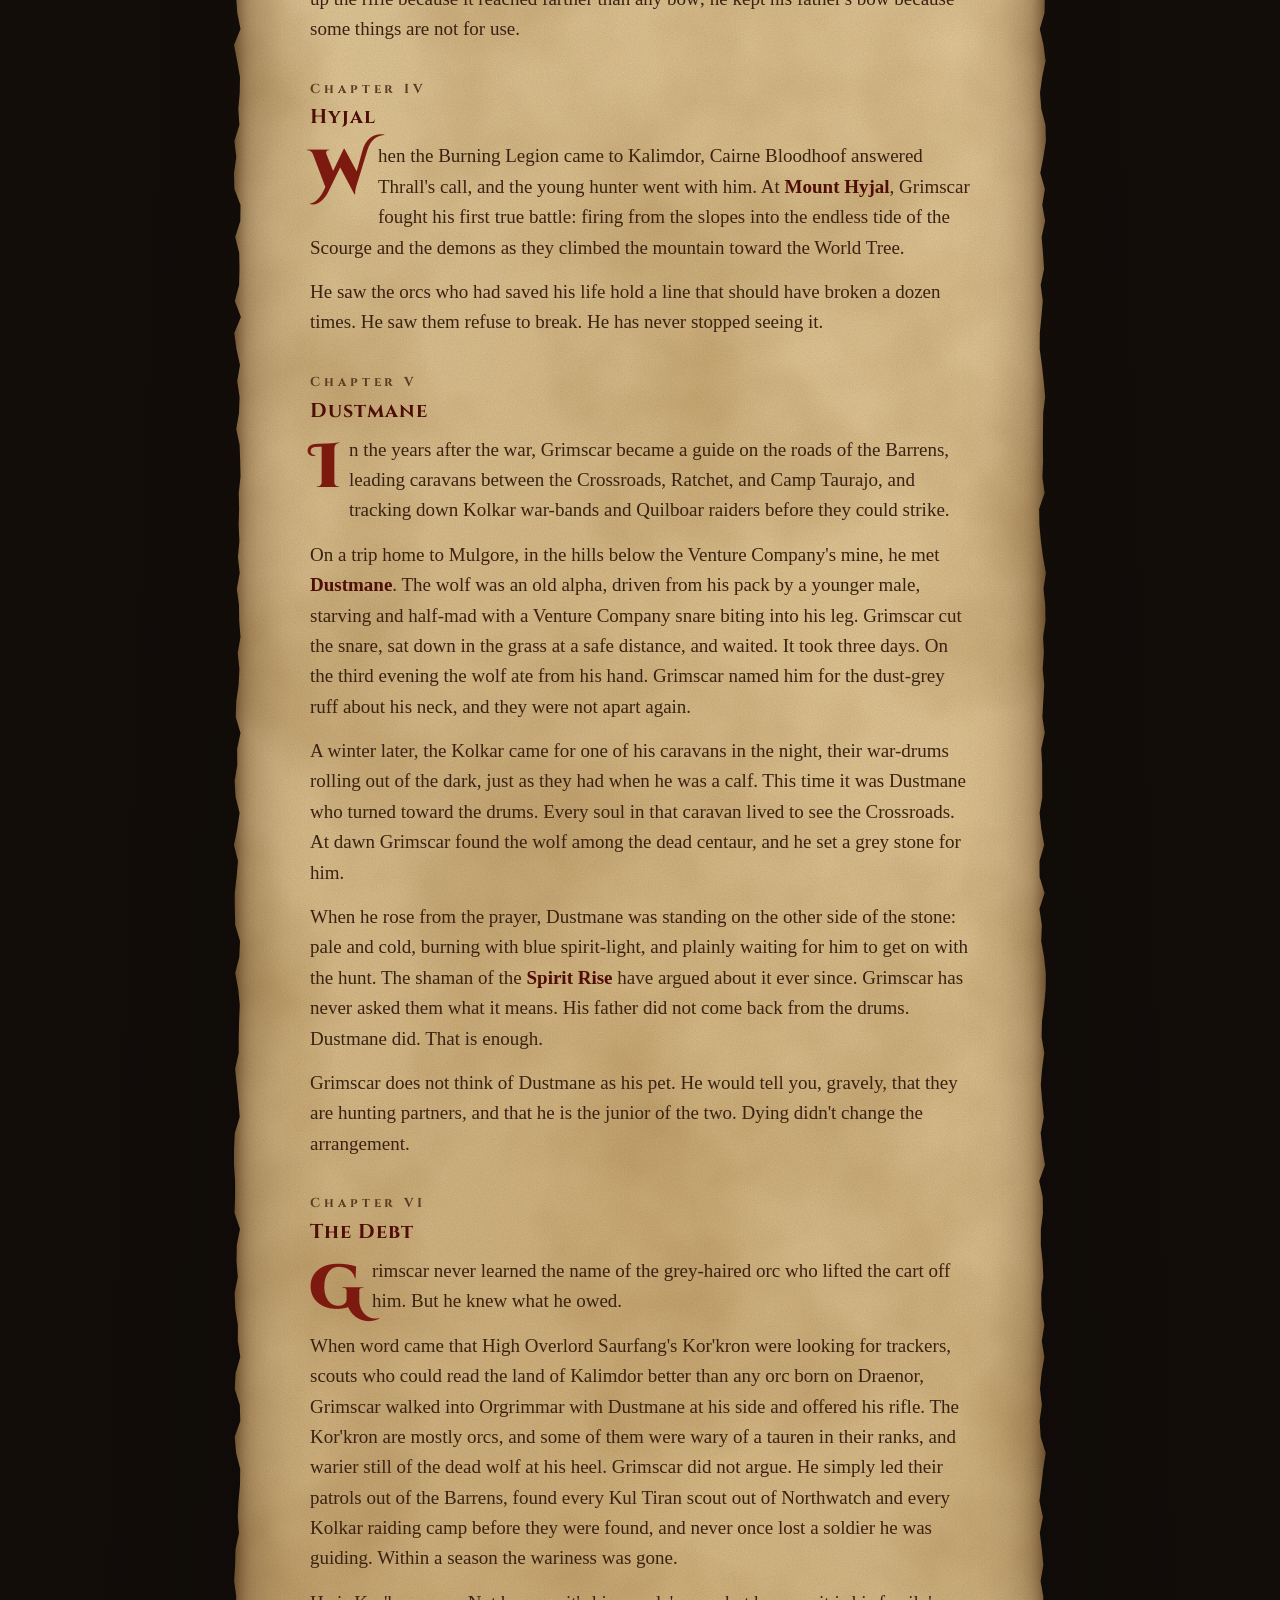
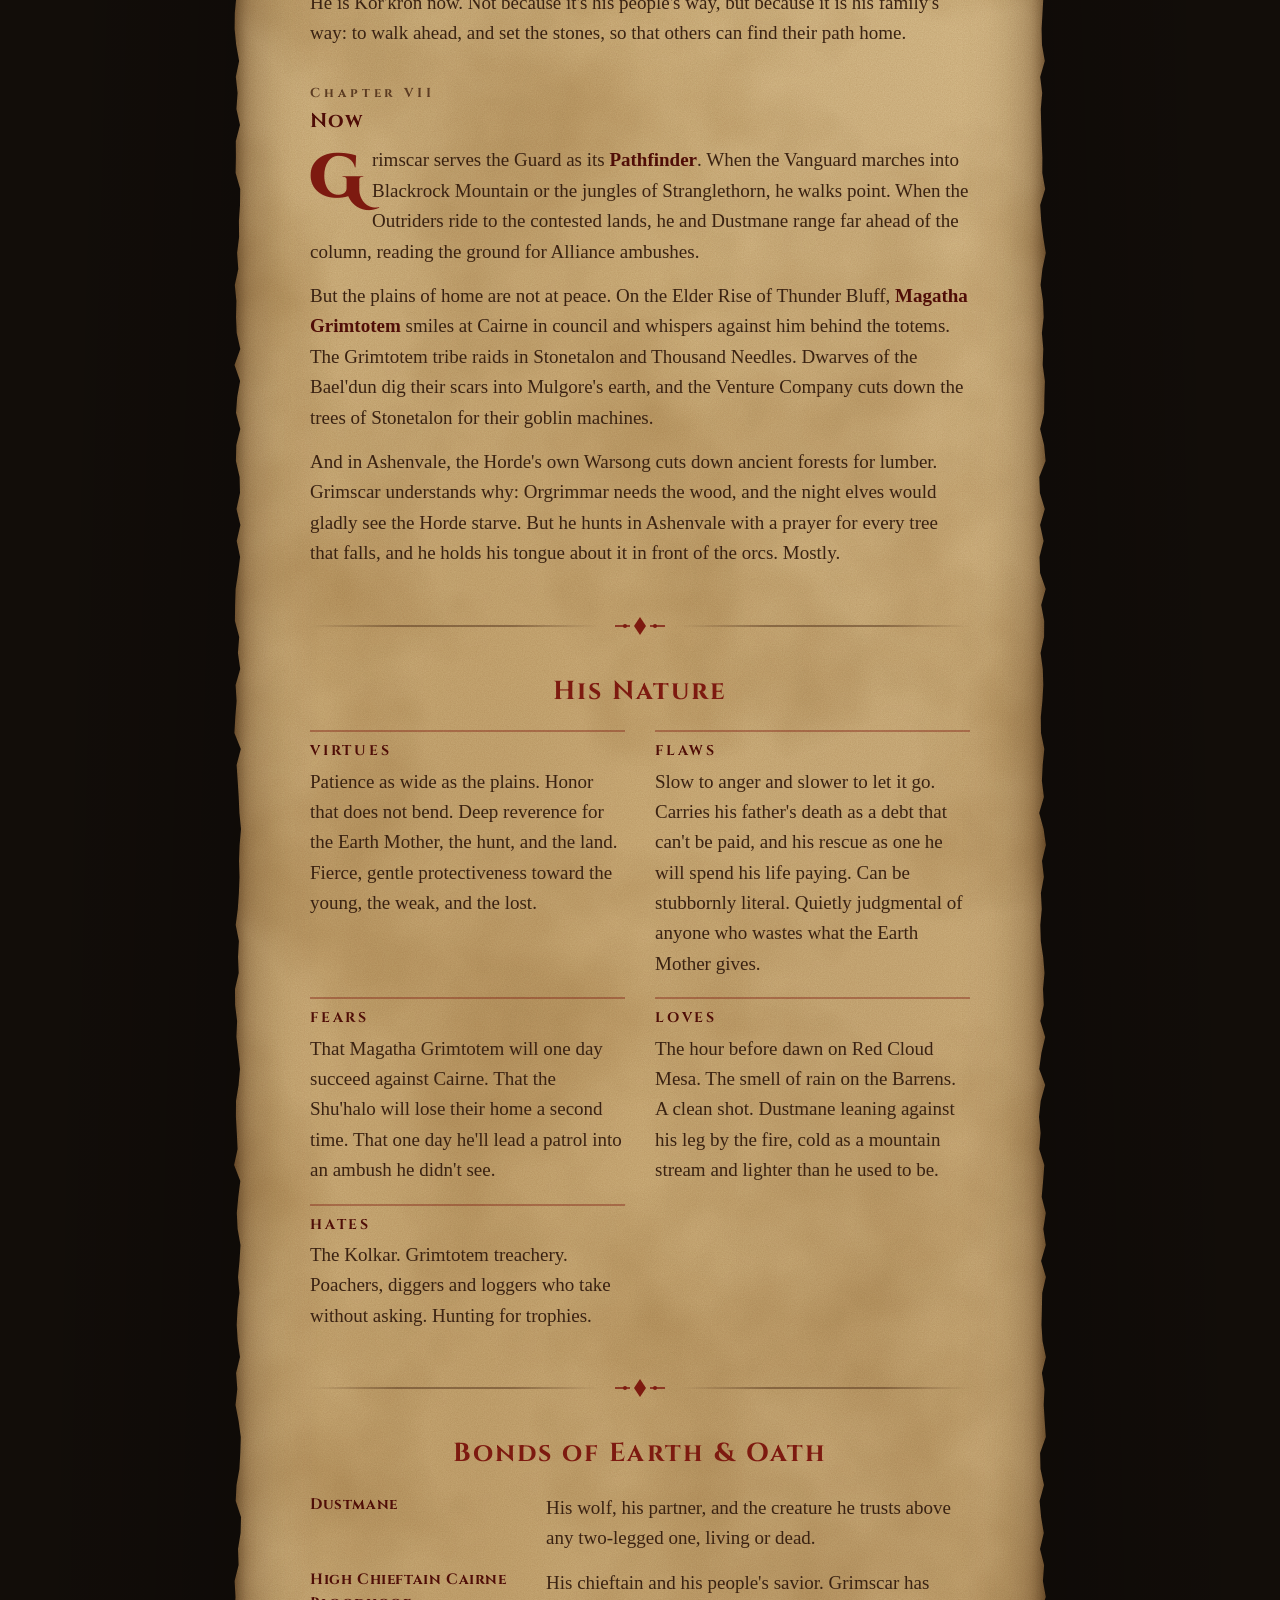
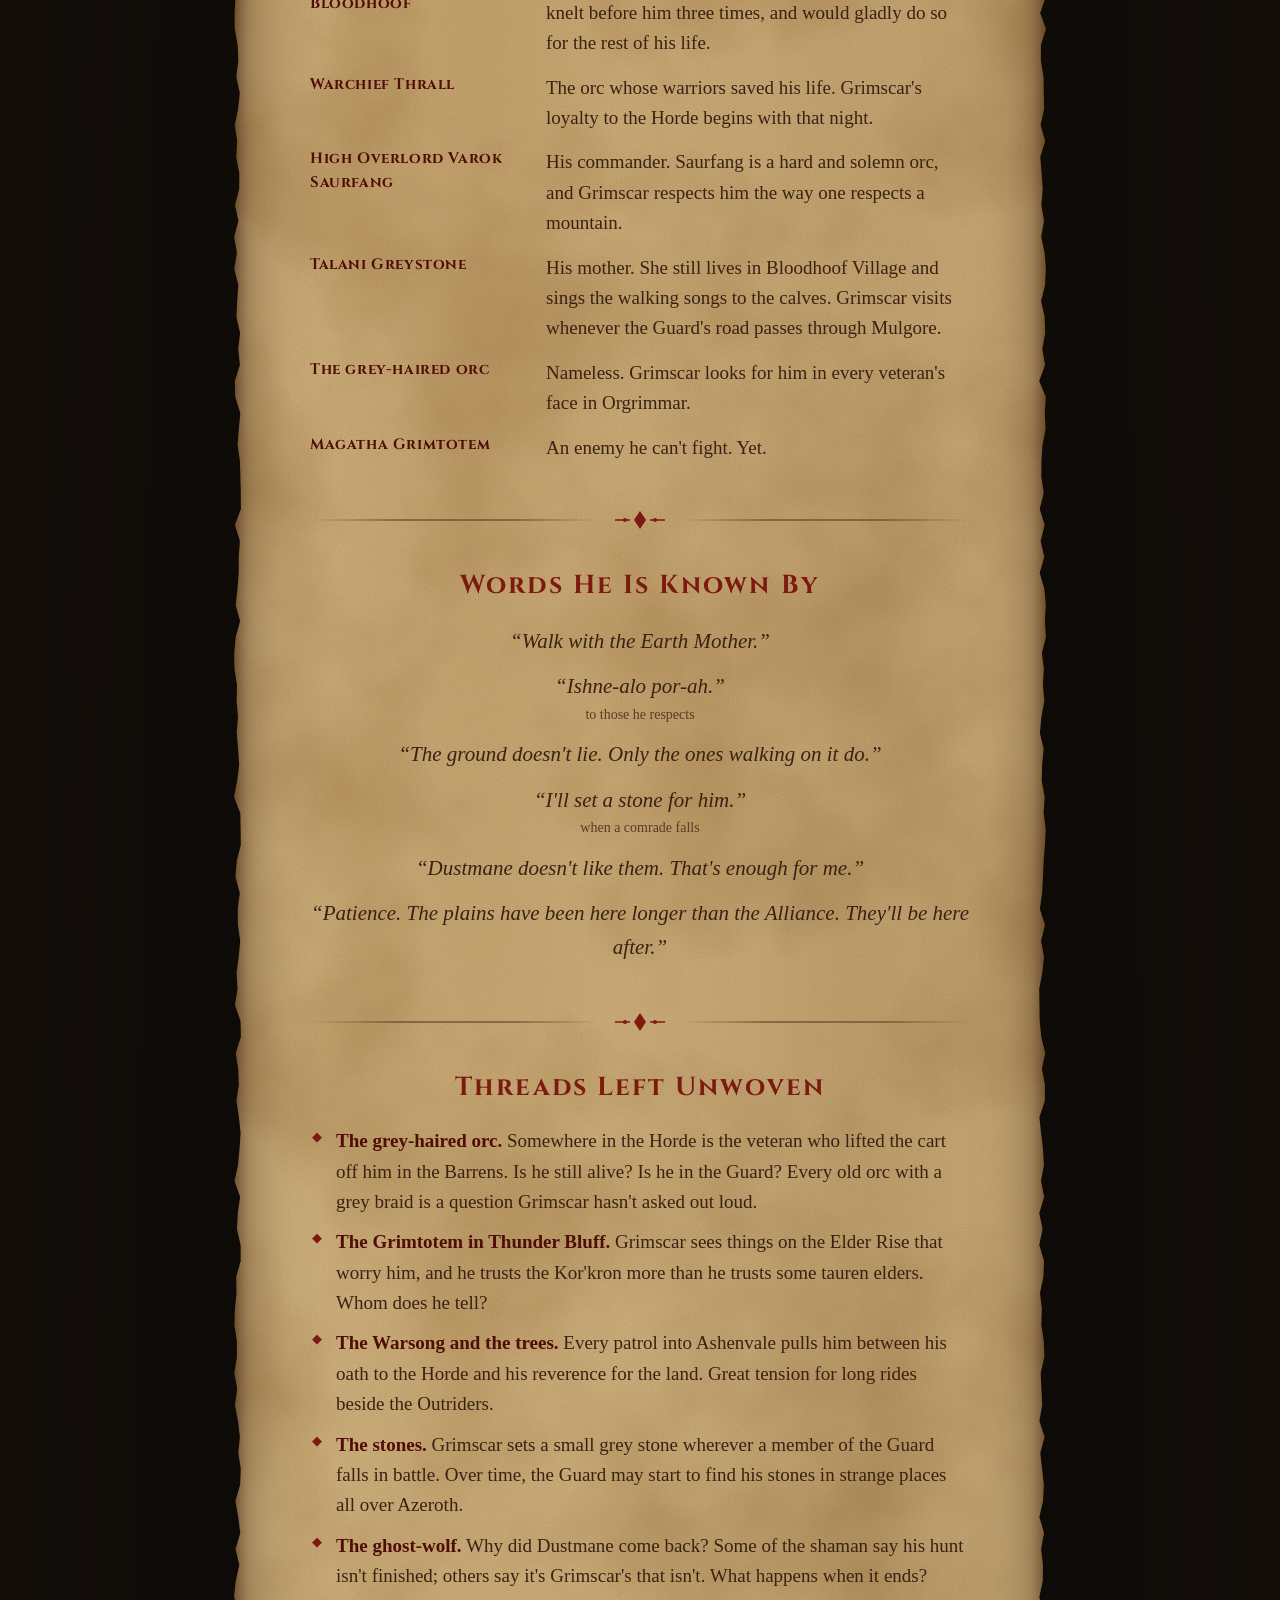
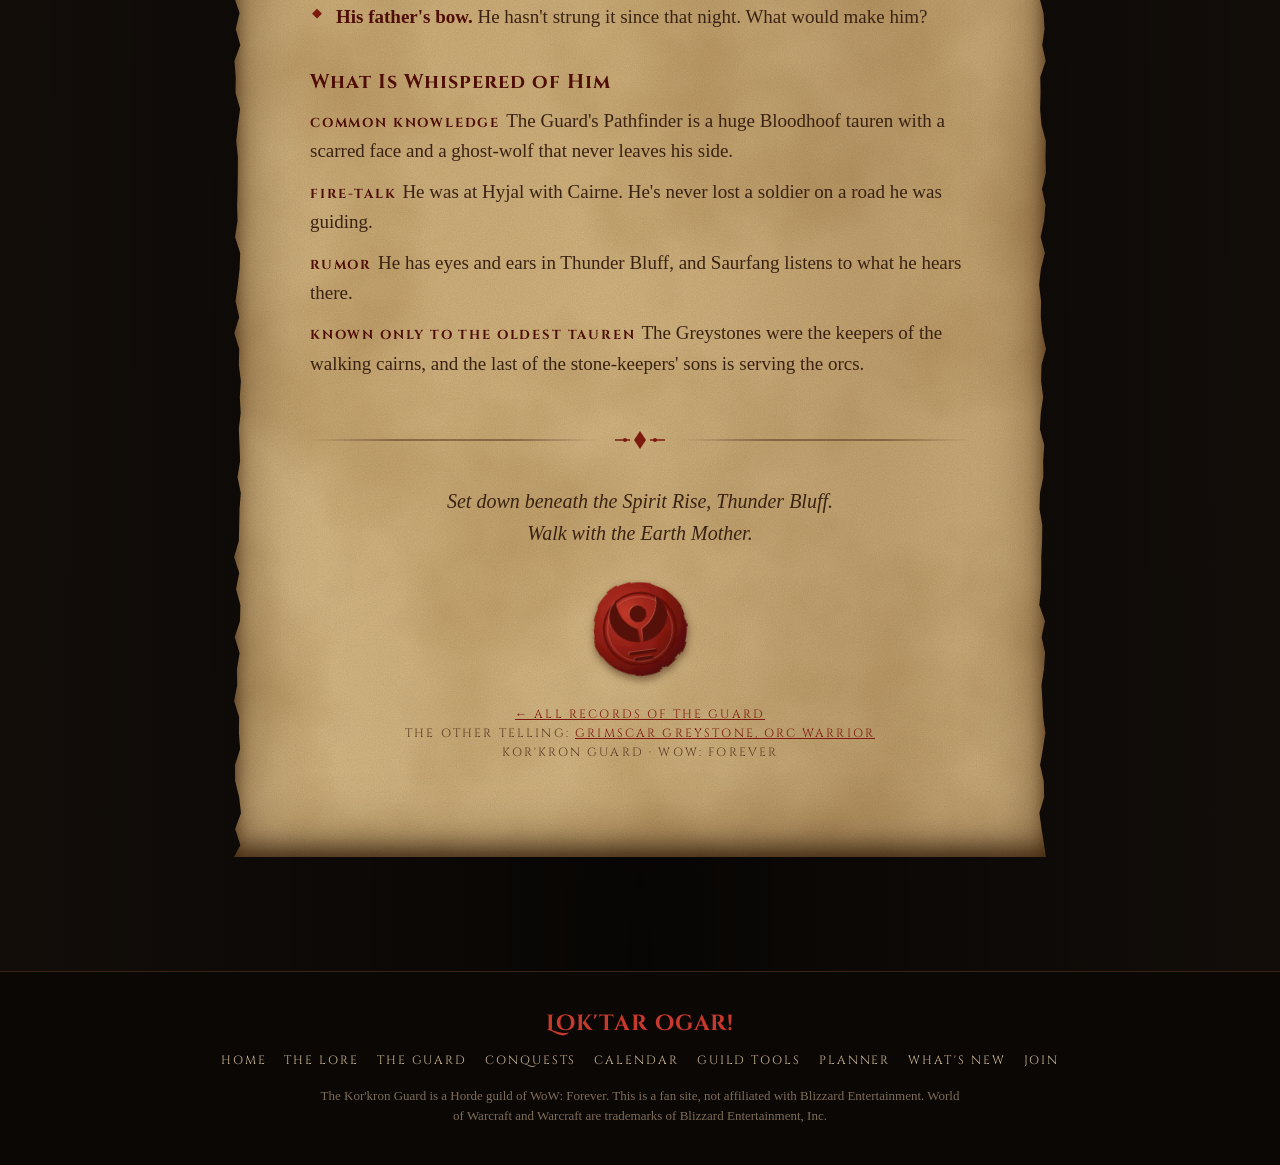
<file: players/grimscar-tauren.html>
<!doctype html>
<html lang="en">
<head>
<meta charset="utf-8">
<meta name="viewport" content="width=device-width, initial-scale=1">
<title>Grimscar Greystone · Kor'kron Guard</title>
<meta name="description" content="Grimscar Greystone, Tauren Hunter, Pathfinder of the Kor'kron Guard.">
<link rel="icon" href="../assets/crest.svg" type="image/svg+xml">
<link rel="preconnect" href="https://fonts.googleapis.com">
<link rel="preconnect" href="https://fonts.gstatic.com" crossorigin>
<link href="https://fonts.googleapis.com/css2?family=Cinzel+Decorative:wght@700;900&family=Cinzel:wght@500;700&family=IM+Fell+English:ital@0;1&display=swap" rel="stylesheet">
<link rel="stylesheet" href="../assets/scroll.css">
<link rel="stylesheet" href="../assets/nav.css">
</head>
<body>

<svg width="0" height="0" style="position:absolute" aria-hidden="true">
  <defs>
    <filter id="wax-edge"><feTurbulence type="fractalNoise" baseFrequency=".05" numOctaves="2" seed="4"/><feDisplacementMap in="SourceGraphic" scale="9"/></filter>
    <radialGradient id="wax" cx="38%" cy="32%" r="75%">
      <stop offset="0" stop-color="#c2382a"/><stop offset=".55" stop-color="#8a1b12"/><stop offset="1" stop-color="#4a0905"/>
    </radialGradient>
    <g id="horns">
      <path d="M48 64 C 34 63, 22 54, 19 41 C 17 32, 20 23, 27 17 C 27 30, 33 43, 47 50 Z"/>
      <path transform="translate(100 0) scale(-1 1)" d="M48 64 C 34 63, 22 54, 19 41 C 17 32, 20 23, 27 17 C 27 30, 33 43, 47 50 Z"/>
      <circle cx="50" cy="33" r="9"/>
      <path d="M36 76 H64 M41 83 H59" stroke-width="3.5" stroke-linecap="round" fill="none"/>
    </g>
    <symbol id="seal" viewBox="0 0 120 120">
      <circle cx="60" cy="60" r="52" fill="url(#wax)" filter="url(#wax-edge)"/>
      <circle cx="60" cy="60" r="40" fill="none" stroke="#5a0c07" stroke-width="2.5" opacity=".8"/>
      <circle cx="60" cy="60" r="36" fill="none" stroke="#e6a08a" stroke-width="1" opacity=".35"/>
      <g transform="translate(10 10)">
        <g fill="#e9a48c" stroke="#e9a48c" opacity=".35" transform="translate(-.8 -.8)">
          <use href="#horns"/>
        </g>
        <g fill="#56100a" stroke="#56100a">
          <use href="#horns"/>
        </g>
      </g>
    </symbol>
    <symbol id="flourish" viewBox="0 0 54 22">
      <path d="M27 2 L33 11 L27 20 L21 11 Z" fill="currentColor"/>
      <path d="M2 11 H17 M37 11 H52" stroke="currentColor" stroke-width="1.6"/>
      <circle cx="12" cy="11" r="2" fill="currentColor"/><circle cx="42" cy="11" r="2" fill="currentColor"/>
    </symbol>
  </defs>
</svg>

<main class="scroll">
  <div class="rod rod-top" aria-hidden="true"></div>
  <article class="parchment" id="parchment">

    <header class="reveal">
      <p class="kicker">Kor'kron Guard &middot; Record of Service</p>
      <h1>Grimscar Greystone</h1>
      <p class="subtitle">Tauren Hunter &middot; Pathfinder of the Kor'kron Guard</p>
      <figure class="portrait-frame wide"><img src="images/grimscar-greystone-tauren.jpg" alt="Grimscar Greystone"></figure>
      <p class="epigraph">“The orcs gave my people a home when the centaur would have given us graves. I walk ahead of them now, so they never walk into one.”</p>
    </header>

    <div class="divider"><svg aria-hidden="true"><use href="#flourish"/></svg></div>

    <nav class="reveal" aria-label="Contents">
      <ul class="contents">
        <li><a href="#glance">At a Glance</a></li>
        <li><a href="#appearance">Appearance</a></li>
        <li><a href="#manner">Manner</a></li>
        <li><a href="#tale">The Tale</a></li>
        <li><a href="#nature">Nature</a></li>
        <li><a href="#bonds">Bonds</a></li>
        <li><a href="#sayings">Sayings</a></li>
        <li><a href="#threads">Threads</a></li>
      </ul>
    </nav>

    <div class="divider"><svg aria-hidden="true"><use href="#flourish"/></svg></div>

    <section id="glance" class="reveal">
      <h2>At a Glance</h2>
      <dl class="ledger">
        <dt>Name</dt><dd>Grimscar Greystone</dd>
        <dt>Race &amp; Class</dt><dd>Tauren Hunter</dd>
        <dt>People</dt><dd>Shu'halo of the Greystone family, a small herd-clan that rides with the <strong>Bloodhoof</strong> tribe of Cairne Bloodhoof</dd>
        <dt>Age</dt><dd>A bull in the full strength of his years. He was barely past his first hunt when the Third War came to Kalimdor.</dd>
        <dt>Allegiance</dt><dd>High Chieftain Cairne Bloodhoof and Warchief Thrall, through High Overlord Varok Saurfang</dd>
        <dt>Station</dt><dd>Pathfinder of the Kor'kron Guard: tracker for the Vanguard, eyes ahead of the Outriders</dd>
        <dt>Companion</dt><dd><strong>Dustmane</strong>, a great grey wolf of Mulgore who fell fighting the centaur and came back as a spirit</dd>
        <dt>Known as</dt><dd><em>“Greystone”</em> to the Guard, <em>“the Pathfinder”</em> to the Outriders, <em>“Stone-Keeper's son”</em> to the old tauren of Thunder Bluff</dd>
        <dt>Build</dt><dd>Huge even for a tauren. Grey-brown hide, broad as a kodo's flank, light on his hooves for his size.</dd>
      </dl>
    </section>

    <div class="divider"><svg aria-hidden="true"><use href="#flourish"/></svg></div>

    <section id="appearance" class="reveal">
      <h2>Appearance</h2>
      <p>Grimscar's hide is the color of weathered granite, dusty grey-brown and dappled darker along the shoulders, the coloring that gave the Greystone family its name long before he was born. His horns sweep forward and up, the right one ringed with three carved bands of bone: one for each of the great hunts he has led.</p>
      <p>The <strong>scar</strong> runs in three ragged furrows down the left side of his face and neck, from the base of the horn to the shoulder, where a Kolkar centaur's war-flail tore through hide and muscle when he was still a calf. The fur never grew back over it. Tauren children in Thunder Bluff sometimes ask to touch it. He lets them.</p>
      <p>He wears mail of kodo leather and riveted iron, a Kor'kron Guard tabard over it, and a hunter's cloak of plainstrider feathers. His <strong>rifle</strong> is a long, heavy goblin piece out of Ratchet, a weapon he traded three seasons of hides for. On his back hangs a <strong>bow of Mulgore ash</strong> that belonged to his father, unstrung; he has not fired it since the day it came to him.</p>
      <p><strong>Dustmane</strong> pads at his side without a sound: a great wolf of pale blue spirit-light, his fur drifting like smoke, his eyes the cold blue of a winter star. He still wears the spiked iron collar and leg-bands Grimscar made him for caravan work. His paws leave no tracks, which the Guard's best tracker has never quite forgiven him for.</p>
    </section>

    <div class="divider"><svg aria-hidden="true"><use href="#flourish"/></svg></div>

    <section id="manner" class="reveal">
      <h2>Voice &amp; Manner</h2>
      <ul class="runes">
        <li><strong>Deep, slow voice.</strong> Grimscar speaks the way the plains move, unhurried, and he never says anything twice.</li>
        <li><strong>Listens before he speaks.</strong> To the wind, the grass, the ground under his hooves, and the people around him, in that order.</li>
        <li><strong>Gentle until he isn't.</strong> Calves, Scouts and wounded beasts find him endlessly patient. Those who hunt for sport, poison wells, or dig wounds into the Earth Mother find out what a tauren's anger looks like.</li>
        <li><strong>Prays at dawn and dusk.</strong> A word to An'she as the sun rises, a word to Mu'sha as the moon comes up, even on the march. The orcs of the Guard have learned to wait.</li>
      </ul>
    </section>

    <div class="divider"><svg aria-hidden="true"><use href="#flourish"/></svg></div>

    <section id="tale">
      <h2 class="reveal">The Tale of Grimscar Greystone</h2>

      <div class="tale reveal">
        <h3><span class="chapter-num">Chapter I</span>The Stone-Keepers</h3>
        <p>Before the Shu'halo had a home, they had the long walk.</p>
        <p>For generations the tauren wandered the grasslands of Kalimdor, following the great herds, hounded every season by the centaur. Grimscar's people, the <strong>Greystones</strong>, were a small family among the herds of the Bloodhoof, and they had a sacred charge: they kept the <strong>cairns</strong>, the piled grey stones that marked the old migration paths, the watering holes, and the graves of the tauren who fell along the way. Wherever the Greystones walked, they set a stone. Wherever a stone stood, the herds would find their way.</p>
        <p>His father was the family's stone-keeper, a quiet bull with a bow of Mulgore ash who could read a trail a week old across bare rock. His mother sang the walking songs. Grimscar was the youngest of three, and the only one who would see Mulgore.</p>
      </div>

      <div class="tale reveal">
        <h3><span class="chapter-num">Chapter II</span>The Night of the Centaur</h3>
        <p>He was still a calf when the Kolkar came for the caravan in the Barrens.</p>
        <p>They came at night, as the centaur always did, their war-drums rolling out of the dark. The kodos panicked. The fires scattered. Grimscar remembers his father putting the ash bow into his hands, then turning back toward the drums, and he remembers that his father did not come back.</p>
        <p>A Kolkar raider found the calf beneath an overturned kodo-cart and swung his flail. The scar is what's left of that blow. The second blow never fell. Out of the dark came a sound Grimscar had never heard before: the war-cry of orcs.</p>
        <p>They were Thrall's warriors, newly landed in Kalimdor, and they cut through the centaur like a scythe through grass. A grey-haired orc grunt lifted the overturned cart off him one-handed, looked at the bleeding calf clutching a bow too big for him, and said something in a language Grimscar couldn't understand. He has spent the rest of his life believing it was a blessing.</p>
        <p>Thrall's Horde escorted Cairne Bloodhoof's people the rest of the way to Mulgore. Grimscar's mother and one sister lived to see the green hills. His father and brother did not. When the caravan reached the safety of Mulgore, the young calf set one last grey stone at the foot of the hills for them. It is still there.</p>
      </div>

      <div class="tale reveal">
        <h3><span class="chapter-num">Chapter III</span>The Rites of the Earth Mother</h3>
        <p>Mulgore became home. Grimscar grew up beneath the mesas where Cairne's people would raise <strong>Thunder Bluff</strong>, and when he came of age, he walked the <strong>Rites of the Earth Mother</strong> at Camp Narache like every young tauren before him. He hunted the plainstriders and the prairie wolves of Red Cloud Mesa, and came back with a hunter's eyes.</p>
        <p>The hunters of Bloodhoof Village taught him the old ways of the beast-bond: how to call a wild creature, how to hear its heart, how to earn its trust instead of breaking it. The master hunters of <strong>Hunter's Rise</strong> in Thunder Bluff finished his training. He took up the rifle because it reached farther than any bow; he kept his father's bow because some things are not for use.</p>
      </div>

      <div class="tale reveal">
        <h3><span class="chapter-num">Chapter IV</span>Hyjal</h3>
        <p>When the Burning Legion came to Kalimdor, Cairne Bloodhoof answered Thrall's call, and the young hunter went with him. At <strong>Mount Hyjal</strong>, Grimscar fought his first true battle: firing from the slopes into the endless tide of the Scourge and the demons as they climbed the mountain toward the World Tree.</p>
        <p>He saw the orcs who had saved his life hold a line that should have broken a dozen times. He saw them refuse to break. He has never stopped seeing it.</p>
      </div>

      <div class="tale reveal">
        <h3><span class="chapter-num">Chapter V</span>Dustmane</h3>
        <p>In the years after the war, Grimscar became a guide on the roads of the Barrens, leading caravans between the Crossroads, Ratchet, and Camp Taurajo, and tracking down Kolkar war-bands and Quilboar raiders before they could strike.</p>
        <p>On a trip home to Mulgore, in the hills below the Venture Company's mine, he met <strong>Dustmane</strong>. The wolf was an old alpha, driven from his pack by a younger male, starving and half-mad with a Venture Company snare biting into his leg. Grimscar cut the snare, sat down in the grass at a safe distance, and waited. It took three days. On the third evening the wolf ate from his hand. Grimscar named him for the dust-grey ruff about his neck, and they were not apart again.</p>
        <p>A winter later, the Kolkar came for one of his caravans in the night, their war-drums rolling out of the dark, just as they had when he was a calf. This time it was Dustmane who turned toward the drums. Every soul in that caravan lived to see the Crossroads. At dawn Grimscar found the wolf among the dead centaur, and he set a grey stone for him.</p>
        <p>When he rose from the prayer, Dustmane was standing on the other side of the stone: pale and cold, burning with blue spirit-light, and plainly waiting for him to get on with the hunt. The shaman of the <strong>Spirit Rise</strong> have argued about it ever since. Grimscar has never asked them what it means. His father did not come back from the drums. Dustmane did. That is enough.</p>
        <p>Grimscar does not think of Dustmane as his pet. He would tell you, gravely, that they are hunting partners, and that he is the junior of the two. Dying didn't change the arrangement.</p>
      </div>

      <div class="tale reveal">
        <h3><span class="chapter-num">Chapter VI</span>The Debt</h3>
        <p>Grimscar never learned the name of the grey-haired orc who lifted the cart off him. But he knew what he owed.</p>
        <p>When word came that High Overlord Saurfang's Kor'kron were looking for trackers, scouts who could read the land of Kalimdor better than any orc born on Draenor, Grimscar walked into Orgrimmar with Dustmane at his side and offered his rifle. The Kor'kron are mostly orcs, and some of them were wary of a tauren in their ranks, and warier still of the dead wolf at his heel. Grimscar did not argue. He simply led their patrols out of the Barrens, found every Kul Tiran scout out of Northwatch and every Kolkar raiding camp before they were found, and never once lost a soldier he was guiding. Within a season the wariness was gone.</p>
        <p>He is Kor'kron now. Not because it's his people's way, but because it is his family's way: to walk ahead, and set the stones, so that others can find their path home.</p>
      </div>

      <div class="tale reveal">
        <h3><span class="chapter-num">Chapter VII</span>Now</h3>
        <p>Grimscar serves the Guard as its <strong>Pathfinder</strong>. When the Vanguard marches into Blackrock Mountain or the jungles of Stranglethorn, he walks point. When the Outriders ride to the contested lands, he and Dustmane range far ahead of the column, reading the ground for Alliance ambushes.</p>
        <p>But the plains of home are not at peace. On the Elder Rise of Thunder Bluff, <strong>Magatha Grimtotem</strong> smiles at Cairne in council and whispers against him behind the totems. The Grimtotem tribe raids in Stonetalon and Thousand Needles. Dwarves of the Bael'dun dig their scars into Mulgore's earth, and the Venture Company cuts down the trees of Stonetalon for their goblin machines.</p>
        <p>And in Ashenvale, the Horde's own Warsong cuts down ancient forests for lumber. Grimscar understands why: Orgrimmar needs the wood, and the night elves would gladly see the Horde starve. But he hunts in Ashenvale with a prayer for every tree that falls, and he holds his tongue about it in front of the orcs. Mostly.</p>
      </div>
    </section>

    <div class="divider"><svg aria-hidden="true"><use href="#flourish"/></svg></div>

    <section id="nature" class="reveal">
      <h2>His Nature</h2>
      <div class="traits">
        <div><h4>Virtues</h4><p>Patience as wide as the plains. Honor that does not bend. Deep reverence for the Earth Mother, the hunt, and the land. Fierce, gentle protectiveness toward the young, the weak, and the lost.</p></div>
        <div><h4>Flaws</h4><p>Slow to anger and slower to let it go. Carries his father's death as a debt that can't be paid, and his rescue as one he will spend his life paying. Can be stubbornly literal. Quietly judgmental of anyone who wastes what the Earth Mother gives.</p></div>
        <div><h4>Fears</h4><p>That Magatha Grimtotem will one day succeed against Cairne. That the Shu'halo will lose their home a second time. That one day he'll lead a patrol into an ambush he didn't see.</p></div>
        <div><h4>Loves</h4><p>The hour before dawn on Red Cloud Mesa. The smell of rain on the Barrens. A clean shot. Dustmane leaning against his leg by the fire, cold as a mountain stream and lighter than he used to be.</p></div>
        <div><h4>Hates</h4><p>The Kolkar. Grimtotem treachery. Poachers, diggers and loggers who take without asking. Hunting for trophies.</p></div>
      </div>
    </section>

    <div class="divider"><svg aria-hidden="true"><use href="#flourish"/></svg></div>

    <section id="bonds" class="reveal">
      <h2>Bonds of Earth &amp; Oath</h2>
      <div class="kin">
        <div><b>Dustmane</b><span>His wolf, his partner, and the creature he trusts above any two-legged one, living or dead.</span></div>
        <div><b>High Chieftain Cairne Bloodhoof</b><span>His chieftain and his people's savior. Grimscar has knelt before him three times, and would gladly do so for the rest of his life.</span></div>
        <div><b>Warchief Thrall</b><span>The orc whose warriors saved his life. Grimscar's loyalty to the Horde begins with that night.</span></div>
        <div><b>High Overlord Varok Saurfang</b><span>His commander. Saurfang is a hard and solemn orc, and Grimscar respects him the way one respects a mountain.</span></div>
        <div><b>Talani Greystone</b><span>His mother. She still lives in Bloodhoof Village and sings the walking songs to the calves. Grimscar visits whenever the Guard's road passes through Mulgore.</span></div>
        <div><b>The grey-haired orc</b><span>Nameless. Grimscar looks for him in every veteran's face in Orgrimmar.</span></div>
        <div><b>Magatha Grimtotem</b><span>An enemy he can't fight. Yet.</span></div>
      </div>
    </section>

    <div class="divider"><svg aria-hidden="true"><use href="#flourish"/></svg></div>

    <section id="sayings" class="reveal">
      <h2>Words He Is Known By</h2>
      <ul class="sayings">
        <li>“Walk with the Earth Mother.”</li>
        <li>“Ishne-alo por-ah.”<small>to those he respects</small></li>
        <li>“The ground doesn't lie. Only the ones walking on it do.”</li>
        <li>“I'll set a stone for him.”<small>when a comrade falls</small></li>
        <li>“Dustmane doesn't like them. That's enough for me.”</li>
        <li>“Patience. The plains have been here longer than the Alliance. They'll be here after.”</li>
      </ul>
    </section>

    <div class="divider"><svg aria-hidden="true"><use href="#flourish"/></svg></div>

    <section id="threads" class="reveal">
      <h2>Threads Left Unwoven</h2>
      <ul class="runes">
        <li><strong>The grey-haired orc.</strong> Somewhere in the Horde is the veteran who lifted the cart off him in the Barrens. Is he still alive? Is he in the Guard? Every old orc with a grey braid is a question Grimscar hasn't asked out loud.</li>
        <li><strong>The Grimtotem in Thunder Bluff.</strong> Grimscar sees things on the Elder Rise that worry him, and he trusts the Kor'kron more than he trusts some tauren elders. Whom does he tell?</li>
        <li><strong>The Warsong and the trees.</strong> Every patrol into Ashenvale pulls him between his oath to the Horde and his reverence for the land. Great tension for long rides beside the Outriders.</li>
        <li><strong>The stones.</strong> Grimscar sets a small grey stone wherever a member of the Guard falls in battle. Over time, the Guard may start to find his stones in strange places all over Azeroth.</li>
        <li><strong>The ghost-wolf.</strong> Why did Dustmane come back? Some of the shaman say his hunt isn't finished; others say it's Grimscar's that isn't. What happens when it ends?</li>
        <li><strong>His father's bow.</strong> He hasn't strung it since that night. What would make him?</li>
      </ul>

      <h3>What Is Whispered of Him</h3>
      <div class="whispers">
        <p><b>Common knowledge</b>The Guard's Pathfinder is a huge Bloodhoof tauren with a scarred face and a ghost-wolf that never leaves his side.</p>
        <p><b>Fire-talk</b>He was at Hyjal with Cairne. He's never lost a soldier on a road he was guiding.</p>
        <p><b>Rumor</b>He has eyes and ears in Thunder Bluff, and Saurfang listens to what he hears there.</p>
        <p><b>Known only to the oldest tauren</b>The Greystones were the keepers of the walking cairns, and the last of the stone-keepers' sons is serving the orcs.</p>
      </div>
    </section>

    <footer class="reveal">
      <div class="divider"><svg aria-hidden="true"><use href="#flourish"/></svg></div>
      <p class="sign">Set down beneath the Spirit Rise, Thunder Bluff.<br>Walk with the Earth Mother.</p>
      <div class="seal-wrap"><svg class="seal" aria-hidden="true"><use href="#seal"/></svg></div>
      <p class="ooc"><a href="index.html">&larr; All records of the Guard</a><br>The other telling: <a href="grimscar-orc.html">Grimscar Greystone, Orc Warrior</a><br>Kor'kron Guard &middot; WoW: Forever</p>
    </footer>

  </article>
  <div class="rod rod-bottom" aria-hidden="true"></div>
</main>

<script src="../assets/nav.js" data-root="../" data-page="guard"></script>
<script src="../assets/scroll.js" data-seed="53"></script>
</body>
</html>
</file>
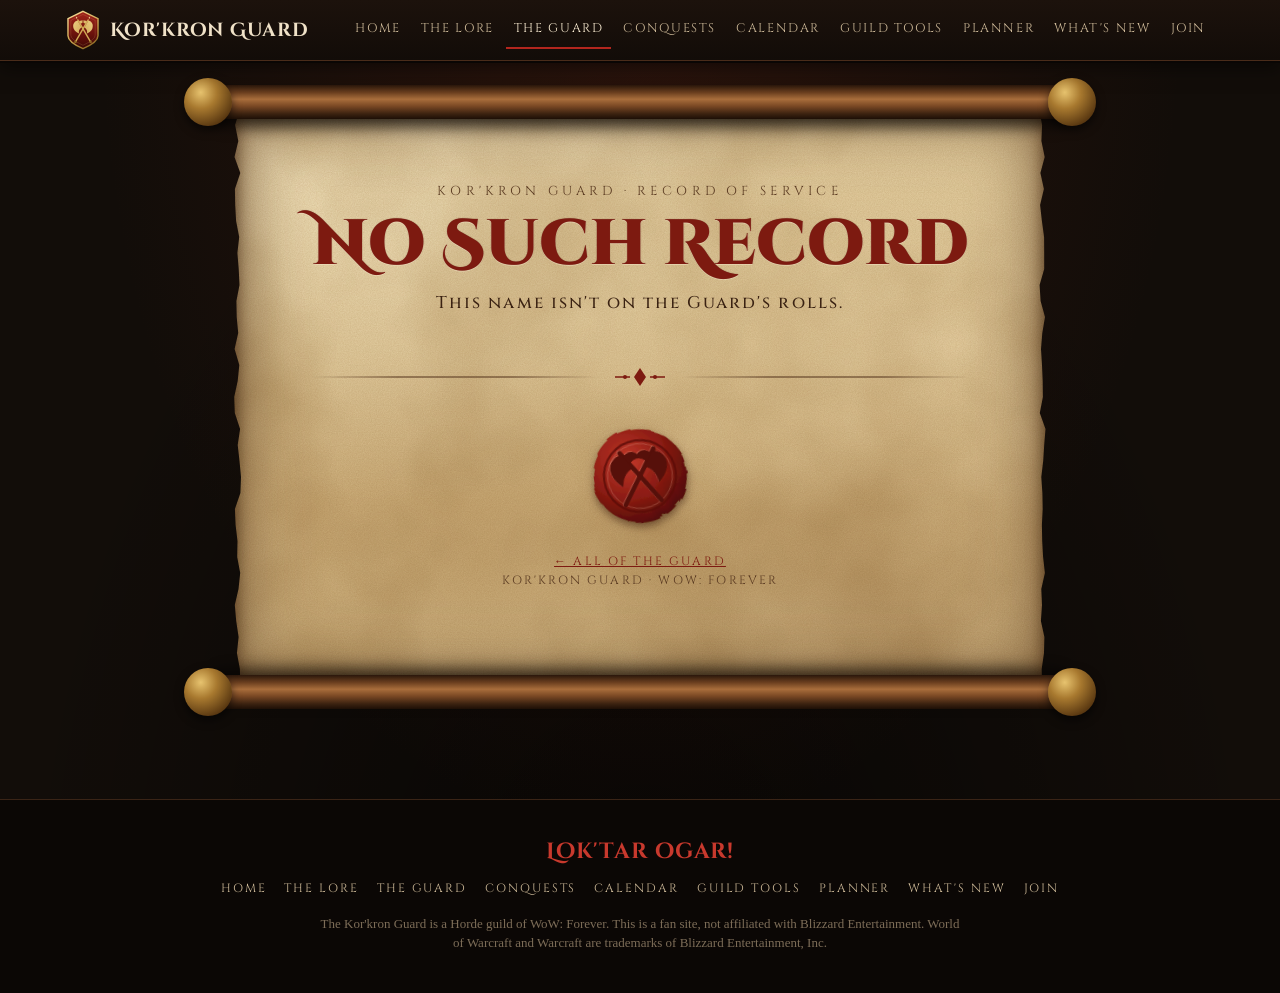
<file: players/record.html>
<!doctype html>
<html lang="en">
<head>
<meta charset="utf-8">
<meta name="viewport" content="width=device-width, initial-scale=1">
<title>Record of Service · Kor'kron Guard</title>
<meta name="description" content="A record of service in the Kor'kron Guard, in the member's own words.">
<link rel="icon" href="../assets/crest.svg" type="image/svg+xml">
<link rel="preconnect" href="https://fonts.googleapis.com">
<link rel="preconnect" href="https://fonts.gstatic.com" crossorigin>
<link href="https://fonts.googleapis.com/css2?family=Cinzel+Decorative:wght@700;900&family=Cinzel:wght@500;700&family=IM+Fell+English:ital@0;1&display=swap" rel="stylesheet">
<link rel="stylesheet" href="../assets/scroll.css">
<link rel="stylesheet" href="../assets/nav.css">
</head>
<body>

<svg width="0" height="0" style="position:absolute" aria-hidden="true">
  <defs>
    <filter id="wax-edge"><feTurbulence type="fractalNoise" baseFrequency=".05" numOctaves="2" seed="4"/><feDisplacementMap in="SourceGraphic" scale="9"/></filter>
    <radialGradient id="wax" cx="38%" cy="32%" r="75%">
      <stop offset="0" stop-color="#c2382a"/><stop offset=".55" stop-color="#8a1b12"/><stop offset="1" stop-color="#4a0905"/>
    </radialGradient>
    <g id="axe">
      <line x1="50" y1="86" x2="50" y2="16" stroke-width="5" stroke-linecap="round"/>
      <path d="M50 19 C 33 12, 23 27, 28 46 C 35 38, 43 36, 50 38 Z"/>
      <path d="M50 22 C 60 20, 65 27, 63 34 C 59 31, 54 31, 50 32 Z"/>
    </g>
    <symbol id="seal" viewBox="0 0 120 120">
      <circle cx="60" cy="60" r="52" fill="url(#wax)" filter="url(#wax-edge)"/>
      <circle cx="60" cy="60" r="40" fill="none" stroke="#5a0c07" stroke-width="2.5" opacity=".8"/>
      <circle cx="60" cy="60" r="36" fill="none" stroke="#e6a08a" stroke-width="1" opacity=".35"/>
      <g transform="translate(10 10)">
        <g fill="#e9a48c" stroke="#e9a48c" opacity=".35" transform="translate(-.8 -.8)">
          <use href="#axe" transform="rotate(-34 50 50)"/>
          <use href="#axe" transform="translate(100 0) scale(-1 1) rotate(-34 50 50)"/>
        </g>
        <g fill="#56100a" stroke="#56100a">
          <use href="#axe" transform="rotate(-34 50 50)"/>
          <use href="#axe" transform="translate(100 0) scale(-1 1) rotate(-34 50 50)"/>
        </g>
      </g>
    </symbol>
    <symbol id="flourish" viewBox="0 0 54 22">
      <path d="M27 2 L33 11 L27 20 L21 11 Z" fill="currentColor"/>
      <path d="M2 11 H17 M37 11 H52" stroke="currentColor" stroke-width="1.6"/>
      <circle cx="12" cy="11" r="2" fill="currentColor"/><circle cx="42" cy="11" r="2" fill="currentColor"/>
    </symbol>
  </defs>
</svg>

<main class="scroll">
  <div class="rod rod-top" aria-hidden="true"></div>
  <article class="parchment" id="parchment"></article>
  <div class="rod rod-bottom" aria-hidden="true"></div>
</main>

<script src="../data/players.js"></script>
<script src="../assets/site.js"></script>
<script src="../assets/nav.js" data-root="../" data-page="guard"></script>
<script>
  (function () {
    var id = new URLSearchParams(location.search).get("id") || "";
    var m = (window.KG_PLAYERS || []).filter(function (p) { return p.id === id; })[0];
    var el = document.getElementById("parchment");
    var esc = KG.esc;
    var divider = '<div class="divider"><svg aria-hidden="true"><use href="#flourish"/></svg></div>';
    var seal = '<div class="seal-wrap"><svg class="seal" aria-hidden="true"><use href="#seal"/></svg></div>';
    var back = '<footer class="reveal">' + divider + seal +
      '<p class="ooc"><a href="index.html">&larr; All of the Guard</a><br>Kor\'kron Guard &middot; WoW: Forever</p></footer>';

    if (!m) {
      el.innerHTML = '<header class="reveal"><p class="kicker">Kor\'kron Guard &middot; Record of Service</p>' +
        '<h1>No Such Record</h1><p class="subtitle">This name isn\'t on the Guard\'s rolls.</p></header>' + back;
      return;
    }
    if (m.page) { location.replace(m.page); return; }

    var who = m.name || m.player;
    document.title = who + " · Kor'kron Guard";
    var rc = KG.raceClass(m);
    var sub = m.tagline || [rc, m.rank].filter(Boolean).join(" · ");
    var played = [m.tagline && m.rank, KG.playedBy(m) && "Played by " + m.player].filter(Boolean).join(" · ");
    var pic = KG.portraitHtml(m, "../");

    var html = '<header class="reveal"><p class="kicker">Kor\'kron Guard &middot; Record of Service</p>' +
      "<h1>" + esc(who) + "</h1>" +
      '<p class="subtitle">' + esc(sub) + "</p>" +
      (played ? '<p class="played">' + esc(played) + "</p>" : "") +
      (pic ? '<figure class="portrait-frame">' + pic + "</figure>" : seal) +
      (m.quote ? '<p class="epigraph">' + inline(m.quote) + "</p>" : "") +
      (m.intro ? m.intro.map(function (l) { return '<p class="intro">' + inline(l) + "</p>"; }).join("") : "") +
      "</header>";

    if (m.sections) {
      m.sections.forEach(function (s) { html += divider + sectionHtml(s); });
      el.innerHTML = html + back;
      return;
    }

    var paras = function (list) { return list.map(function (p) { return "<p>" + esc(p) + "</p>"; }).join(""); };
    if (m.story && m.story.length) {
      html += divider + '<section class="reveal"><h2>The Tale</h2><div class="tale">' + paras(m.story) + "</div></section>";
    }
    if (m.appearance && m.appearance.length) {
      html += divider + '<section class="reveal"><h2>What You See</h2>' + paras(m.appearance) + "</section>";
    }
    if (!(m.story && m.story.length) && !(m.appearance && m.appearance.length)) {
      html += divider + '<section class="reveal awaiting"><h2>A Record Yet Unwritten</h2>' +
        "<p>Every Kor'kron tells their own story. When " + esc(m.player) + " sets theirs down, it will be kept here, in their own words.</p></section>";
    }
    el.innerHTML = html + back;

    function inline(s) {
      return esc(s).replace(/\*\*(.+?)\*\*/g, "<strong>$1</strong>").replace(/\*(.+?)\*/g, "<em>$1</em>");
    }
    function lineKind(l) { return l.indexOf("- ") === 0 ? "item" : /^\*\*.+?:\*\*/.test(l) ? "label" : "para"; }

    function blockHtml(kind, lines, heading) {
      if (kind === "item") {
        return '<ul class="' + (/saying/.test(heading) ? "sayings" : "runes") + '">' +
          lines.map(function (l) { return "<li>" + inline(l.slice(2)) + "</li>"; }).join("") + "</ul>";
      }
      if (kind === "para") return lines.map(function (l) { return "<p>" + inline(l) + "</p>"; }).join("");
      var pairs = lines.map(function (l) { var x = l.match(/^\*\*(.+?):\*\*\s*(.*)$/); return [esc(x[1]), inline(x[2])]; });
      var each = function (f) { return pairs.map(function (p) { return f(p[0], p[1]); }).join(""); };
      if (/glance/.test(heading)) return '<dl class="ledger">' + each(function (k, v) { return "<dt>" + k + "</dt><dd>" + v + "</dd>"; }) + "</dl>";
      if (/personality/.test(heading)) return '<div class="traits">' + each(function (k, v) { return "<div><h4>" + k + "</h4><p>" + v + "</p></div>"; }) + "</div>";
      if (/relationship/.test(heading)) return '<div class="kin">' + each(function (k, v) { return "<div><b>" + k + "</b><span>" + v + "</span></div>"; }) + "</div>";
      return '<div class="whispers">' + each(function (k, v) { return "<p><b>" + k + "</b>" + v + "</p>"; }) + "</div>";
    }
    function sectionHtml(s) {
      var heading = s.heading.toLowerCase(), body = "", i = 0;
      while (i < s.lines.length) {
        var kind = lineKind(s.lines[i]), run = [];
        while (i < s.lines.length && lineKind(s.lines[i]) === kind) run.push(s.lines[i++]);
        body += blockHtml(kind, run, heading);
      }
      if (/tale/.test(heading)) body = '<div class="tale">' + body + "</div>";
      return '<section class="reveal"><h2>' + inline(s.heading) + "</h2>" + body + "</section>";
    }
  })();
</script>
<script src="../assets/scroll.js" data-seed="41"></script>
</body>
</html>
</file>
<file: assets/nav.css>
.kg-header {
  position: relative; z-index: 20;
  background: linear-gradient(to bottom, #1c120c, #120c08);
  border-bottom: 1px solid #4a2c1a;
  box-shadow: 0 2px 0 #0a0604, 0 6px 18px rgba(0, 0, 0, .5);
  font-family: "Cinzel", Georgia, serif;
}
.kg-header-inner {
  max-width: 1180px; margin: 0 auto; padding: 10px 16px;
  display: flex; align-items: center; justify-content: space-between; gap: 16px;
}
.kg-brand { display: flex; align-items: center; gap: 10px; text-decoration: none; color: #f0e2c8; }
.kg-brand img { width: 34px; height: 40px; }
.kg-brand span { font-family: "Cinzel Decorative", "Cinzel", Georgia, serif; font-weight: 700; font-size: 19px; letter-spacing: .04em; }
.kg-links { display: flex; gap: 4px; list-style: none; margin: 0; padding: 0; }
.kg-links a {
  display: block; padding: 8px 8px; text-decoration: none; color: #cdb998;
  font-size: 12.5px; letter-spacing: .13em; text-transform: uppercase; border-bottom: 2px solid transparent; white-space: nowrap;
}
.kg-links a:hover { color: #fff1d6; }
.kg-links a[aria-current="page"] { color: #fff1d6; border-bottom-color: #b3261e; }
.kg-menu {
  display: none; background: none; border: 1px solid #4a2c1a; color: #e9dcc6; border-radius: 4px;
  font: inherit; font-size: 12px; letter-spacing: .16em; text-transform: uppercase; padding: 8px 12px; cursor: pointer;
}
@media (max-width: 1240px) {
  .kg-links a { padding: 8px 6px; font-size: 12px; letter-spacing: .1em; }
}
@media (max-width: 1120px) {
  .kg-menu { display: block; }
  .kg-links { display: none; position: absolute; left: 0; right: 0; top: 100%; flex-direction: column; background: #140d09; border-bottom: 1px solid #4a2c1a; padding: 6px 0; }
  .kg-links.open { display: flex; }
  .kg-links a { padding: 12px 20px; font-size: 13px; letter-spacing: .16em; border-bottom: none; }
  .kg-links a[aria-current="page"] { border-left: 3px solid #b3261e; }
}

.kg-footer {
  background: #0b0705; border-top: 1px solid #3a2416; color: #9c8a72;
  font-family: "IM Fell English", Georgia, serif; text-align: center; padding: 34px 16px 40px; font-size: 15px;
}
.kg-footer .cry { font-family: "Cinzel Decorative", Georgia, serif; font-weight: 700; color: #c8392d; font-size: 22px; margin: 0 0 10px; letter-spacing: .04em; }
.kg-footer nav { display: flex; flex-wrap: wrap; justify-content: center; gap: 6px 18px; margin: 0 0 16px; font-family: "Cinzel", Georgia, serif; font-size: 12px; letter-spacing: .16em; text-transform: uppercase; }
.kg-footer a { color: #cdb998; text-decoration: none; }
.kg-footer a:hover { color: #fff1d6; }
.kg-sound {
  position: fixed; right: 16px; bottom: 16px; z-index: 50;
  width: 44px; height: 44px; border-radius: 50%; padding: 0; cursor: pointer;
  display: flex; align-items: center; justify-content: center;
  background: rgba(20, 13, 9, .88); border: 1px solid #4a2c1a; color: #9c8a72;
  box-shadow: 0 4px 14px rgba(0, 0, 0, .55);
}
.kg-sound svg { width: 22px; height: 22px; }
.kg-sound:hover { color: #fff1d6; border-color: #b3261e; }
.kg-sound.on { color: #e0b552; }

.kg-footer .fine { font-size: 13px; max-width: 640px; margin: 0 auto; line-height: 1.5; color: #7d6d58; }
</file>
<file: assets/site.css>
:root {
  --bg: #0d0907;
  --bg-raised: #171009;
  --panel: #1d140d;
  --panel-edge: #4a2c1a;
  --text: #ecdfc8;
  --muted: #b09d82;
  --faint: #7d6d58;
  --blood: #c0302a;
  --blood-deep: #6e120c;
  --gold: #d1aa55;
  --gold-soft: #a8843c;
  --vanguard: #c0302a;
  --outriders: #c77a2a;
  --hearth: #d8a33c;
  --server: #8a8f99;
}
* { box-sizing: border-box; }
html { scroll-behavior: smooth; }
body {
  margin: 0; min-height: 100vh; display: flex; flex-direction: column;
  background: var(--bg); color: var(--text);
  font-family: "IM Fell English", Georgia, "Times New Roman", serif; font-size: 18px; line-height: 1.6;
}
main { flex: 1 0 auto; }
a { color: var(--gold); }
img { max-width: 100%; }
h1, h2, h3, h4 { font-family: "Cinzel", Georgia, serif; font-weight: 700; margin: 0; }

.wrap { max-width: 1180px; margin: 0 auto; padding: 0 16px; }
.section { padding: 80px 0; position: relative; }
.section.alt { background: linear-gradient(to bottom, #120c08, #0f0a07); border-top: 1px solid #2a1a10; border-bottom: 1px solid #2a1a10; }

.eyebrow { font-family: "Cinzel", Georgia, serif; font-size: 12px; letter-spacing: .32em; text-transform: uppercase; color: var(--gold-soft); margin: 0 0 10px; text-align: center; }
.section-title { text-align: center; font-size: clamp(28px, 4vw, 40px); color: #f3e4c6; letter-spacing: .04em; }
.section-sub { text-align: center; color: var(--muted); max-width: 640px; margin: 12px auto 40px; font-style: italic; }
.rule { display: flex; align-items: center; justify-content: center; gap: 12px; margin: 14px auto 0; color: var(--blood); }
.rule::before, .rule::after { content: ""; width: 80px; height: 1px; background: linear-gradient(to right, transparent, var(--gold-soft)); }
.rule::after { transform: scaleX(-1); }

.btn {
  display: inline-block; padding: 13px 26px; text-decoration: none; cursor: pointer;
  font-family: "Cinzel", Georgia, serif; font-weight: 700; font-size: 14px; letter-spacing: .18em; text-transform: uppercase;
  color: #fff3dc; background: linear-gradient(to bottom, #b3261e, #74140d);
  border: 1px solid #e0a35a; box-shadow: 0 0 0 1px #2a0805, 0 6px 18px rgba(0, 0, 0, .5), inset 0 1px 0 rgba(255, 220, 180, .3);
  transition: transform .15s ease, box-shadow .15s ease;
}
.btn:hover { transform: translateY(-1px); box-shadow: 0 0 0 1px #2a0805, 0 0 22px rgba(200, 60, 30, .45), inset 0 1px 0 rgba(255, 220, 180, .3); }
.btn.ghost { background: rgba(10, 6, 4, .5); border-color: var(--gold-soft); color: #f0e2c8; }

.panel {
  background: linear-gradient(to bottom, #1f150e, #160f0a); border: 1px solid var(--panel-edge);
  box-shadow: inset 0 1px 0 rgba(255, 220, 170, .06), 0 10px 26px rgba(0, 0, 0, .45);
}

.hero {
  position: relative; min-height: calc(100vh - 62px); display: flex; align-items: center; justify-content: center;
  overflow: hidden; text-align: center; padding: 60px 16px 140px;
  background:
    radial-gradient(ellipse 60% 45% at 50% 62%, rgba(255, 120, 50, .35), transparent 70%),
    radial-gradient(ellipse 90% 60% at 50% 100%, rgba(150, 30, 15, .55), transparent 70%),
    linear-gradient(to bottom, #090605 0%, #1a0b07 38%, #4a140b 72%, #7a2410 100%);
}
.hero-sun {
  position: absolute; left: 50%; top: 58%; width: 340px; height: 340px; transform: translate(-50%, -50%); border-radius: 50%;
  background: radial-gradient(circle, rgba(255, 190, 120, .55), rgba(230, 90, 40, .25) 45%, transparent 70%);
}
.hero-land { position: absolute; left: 0; right: 0; bottom: 0; width: 100%; height: 46%; min-height: 220px; }
.embers { position: absolute; inset: 0; pointer-events: none; overflow: hidden; }
.embers i {
  position: absolute; bottom: -10px; width: 3px; height: 3px; border-radius: 50%;
  background: #ffb15a; box-shadow: 0 0 6px 2px rgba(255, 120, 40, .7); opacity: 0;
  animation: rise linear infinite;
}
@keyframes rise {
  0% { transform: translate(0, 0); opacity: 0; }
  10% { opacity: .9; }
  100% { transform: translate(var(--drift, 30px), -95vh); opacity: 0; }
}
.hero-content { position: relative; z-index: 2; max-width: 820px; }
.hero-crest { width: 120px; height: 140px; filter: drop-shadow(0 0 24px rgba(220, 70, 30, .55)) drop-shadow(0 8px 12px rgba(0, 0, 0, .7)); }
.hero h1 {
  font-family: "Cinzel Decorative", "Cinzel", Georgia, serif; font-weight: 900; margin: 18px 0 6px;
  font-size: clamp(40px, 8vw, 88px); line-height: 1; letter-spacing: .02em; color: #f6e6c6;
  text-shadow: 0 2px 0 #3a0a05, 0 0 30px rgba(220, 70, 30, .45), 0 6px 24px rgba(0, 0, 0, .8);
}
.hero .tagline { font-family: "Cinzel", Georgia, serif; font-size: clamp(15px, 2.2vw, 20px); letter-spacing: .22em; text-transform: uppercase; color: #e8b77c; margin: 0; }
.hero .motto { font-style: italic; font-size: clamp(18px, 2.4vw, 23px); color: #e9d6b6; margin: 22px auto 34px; max-width: 640px; text-shadow: 0 2px 8px rgba(0, 0, 0, .8); }
.hero-actions { display: flex; flex-wrap: wrap; gap: 14px; justify-content: center; }
.hero-scroll { position: absolute; z-index: 2; bottom: 22px; left: 50%; transform: translateX(-50%); color: #e8b77c; font-family: "Cinzel", Georgia, serif; font-size: 11px; letter-spacing: .3em; text-transform: uppercase; text-decoration: none; text-align: center; }
.hero-scroll::after { content: ""; display: block; width: 10px; height: 10px; margin: 8px auto 0; border-right: 2px solid currentColor; border-bottom: 2px solid currentColor; transform: rotate(45deg); animation: nudge 2s ease-in-out infinite; }
.founders { margin: 28px auto 4px; }
.founders img {
  display: block; width: auto; height: auto; max-width: 100%; max-height: 50vh; margin: 0 auto;
  border: 1px solid var(--gold-soft); border-top: 3px solid var(--blood);
  box-shadow: 0 0 0 4px rgba(13, 9, 7, .7), 0 14px 34px rgba(0, 0, 0, .7), 0 0 40px rgba(220, 70, 30, .25);
}
.founders figcaption { color: #e9d6b6; font-size: 15px; font-style: italic; margin-top: 14px; text-shadow: 0 2px 6px rgba(0, 0, 0, .8); }
.founders figcaption > span { display: block; font-family: "Cinzel", Georgia, serif; font-style: normal; font-size: 13px; letter-spacing: .28em; text-transform: uppercase; color: var(--gold); margin-bottom: 4px; }
.assembled { display: flex; gap: 14px; }
.assembled a { flex: var(--ratio) 1 0; min-width: 0; }
.assembled img { width: 100%; max-height: none; }
.muster { font-style: normal; margin: 14px auto 0; max-width: 700px; }
.muster div { margin-top: 8px; }
.muster dt { font-family: "Cinzel", Georgia, serif; font-size: 11px; letter-spacing: .24em; text-transform: uppercase; color: var(--gold); }
.muster dd { margin: 2px 0 0; }
.muster dd span { white-space: nowrap; }
.muster dd span:not(:last-child)::after { content: " ·"; }
@keyframes nudge { 50% { transform: translateY(5px) rotate(45deg); } }

.charter { max-width: 760px; margin: 0 auto; text-align: center; font-size: 20px; }
.charter p { margin: 0 0 16px; color: #dccdb3; }
.charter .force { font-family: "Cinzel", Georgia, serif; font-weight: 700; font-size: 26px; letter-spacing: .14em; text-transform: uppercase; color: var(--blood); margin: 26px 0; }

.pillar-grid { display: grid; grid-template-columns: repeat(3, 1fr); gap: 22px; }
.pillar-card { padding: 30px 26px 26px; text-align: center; border-top: 3px solid var(--accent, var(--blood)); }
.pillar-card svg { width: 54px; height: 54px; color: var(--accent, var(--blood)); }
.pillar-card h3 { font-size: 24px; margin: 12px 0 2px; color: #f3e4c6; }
.pillar-card .what { font-family: "Cinzel", Georgia, serif; font-size: 11px; letter-spacing: .26em; text-transform: uppercase; color: var(--muted); margin: 0 0 12px; }
.pillar-card .quote { font-style: italic; color: var(--accent, var(--gold)); margin: 0 0 14px; }
.pillar-card p { color: #cdbea5; font-size: 16px; margin: 0; }
.pillar-card .led { margin-top: 16px; font-family: "Cinzel", Georgia, serif; font-size: 11px; letter-spacing: .2em; text-transform: uppercase; color: var(--faint); }

.event-list { display: grid; gap: 12px; max-width: 820px; margin: 0 auto; }
.event { display: grid; grid-template-columns: 74px 1fr; gap: 18px; align-items: center; padding: 14px 18px; border-left: 4px solid var(--accent, var(--server)); }
.event-date { text-align: center; font-family: "Cinzel", Georgia, serif; line-height: 1.1; }
.event-date .mon { display: block; font-size: 12px; letter-spacing: .2em; text-transform: uppercase; color: var(--accent, var(--muted)); }
.event-date .day { display: block; font-size: 30px; font-weight: 700; color: #f3e4c6; }
.event-date .dow { display: block; font-size: 11px; letter-spacing: .14em; text-transform: uppercase; color: var(--faint); }
.event h3 { font-size: 18px; color: #f3e4c6; }
.event .meta { font-size: 15px; color: var(--muted); }
.event .meta b { font-family: "Cinzel", Georgia, serif; font-size: 11px; letter-spacing: .18em; text-transform: uppercase; color: var(--accent, var(--muted)); margin-right: 8px; }
.event .notes { font-size: 15px; color: #cdbea5; margin-top: 4px; }
.empty { text-align: center; color: var(--muted); font-style: italic; padding: 26px; }

.member-grid { display: grid; grid-template-columns: repeat(auto-fill, minmax(260px, 1fr)); gap: 22px; }
.member { display: flex; flex-direction: column; text-decoration: none; color: inherit; overflow: hidden; transition: transform .2s ease, box-shadow .2s ease; }
.member:hover { transform: translateY(-3px); box-shadow: 0 0 0 1px var(--gold-soft), 0 16px 30px rgba(0, 0, 0, .55); }
.portrait { position: relative; aspect-ratio: 4 / 3; background: radial-gradient(circle at 50% 40%, #3a160d, #120a06 70%); overflow: hidden; border-bottom: 1px solid var(--panel-edge); }
.portrait img { width: 100%; height: 100%; object-fit: cover; display: block; }
.portrait .placeholder { position: absolute; inset: 0; display: flex; flex-direction: column; align-items: center; justify-content: center; gap: 8px; }
.portrait .placeholder img { width: 74px; height: 86px; opacity: .55; object-fit: contain; }
.portrait .placeholder span { font-family: "Cinzel", Georgia, serif; font-size: 11px; letter-spacing: .24em; text-transform: uppercase; color: var(--faint); }
.portrait .tag { position: absolute; top: 10px; left: 10px; padding: 3px 9px; font-family: "Cinzel", Georgia, serif; font-size: 10px; letter-spacing: .2em; text-transform: uppercase; color: #fff1d6; background: rgba(10, 6, 4, .75); border: 1px solid var(--accent, var(--gold-soft)); }
.member-body { padding: 16px 18px 20px; display: flex; flex-direction: column; flex: 1; }
.member h3 { font-size: 20px; color: #f3e4c6; }
.member .class { font-family: "Cinzel", Georgia, serif; font-size: 13px; letter-spacing: .08em; margin: 2px 0 0; }
.member .title { font-size: 15px; color: var(--muted); font-style: italic; margin: 2px 0 10px; }
.member .blurb { font-size: 15px; color: #cdbea5; margin: 0 0 14px; }
.member .read { margin-top: auto; font-family: "Cinzel", Georgia, serif; font-size: 12px; letter-spacing: .18em; text-transform: uppercase; color: var(--gold); }

.filters { display: flex; flex-wrap: wrap; justify-content: center; gap: 8px; margin: 0 0 30px; }
.filters button {
  font-family: "Cinzel", Georgia, serif; font-size: 12px; letter-spacing: .18em; text-transform: uppercase;
  color: var(--muted); background: transparent; border: 1px solid var(--panel-edge); padding: 8px 14px; cursor: pointer;
}
.filters button[aria-pressed="true"] { color: #fff1d6; border-color: var(--blood); background: rgba(192, 48, 42, .15); }

.tool-grid { display: grid; grid-template-columns: repeat(2, 1fr); gap: 22px; }
.tool { padding: 24px; display: flex; flex-direction: column; }
.tool h3 { font-size: 20px; color: #f3e4c6; }
.tool code { font-family: Consolas, monospace; font-size: 13px; color: var(--gold); }
.tool p { font-size: 15px; color: #cdbea5; margin: 8px 0 16px; }
.tool a, .tool .soon { margin-top: auto; font-family: "Cinzel", Georgia, serif; font-size: 12px; letter-spacing: .18em; text-transform: uppercase; text-decoration: none; }
.tool .soon { color: var(--muted); }
.tool-grid > .tool:last-child:nth-child(odd) { grid-column: 1 / -1; }
.tool-grid.three { grid-template-columns: repeat(3, 1fr); }
.tool-grid.three > .tool:last-child { grid-column: auto; }
.howto { max-width: 760px; margin: 30px auto 0; padding: 18px 22px; font-size: 16px; color: #cdbea5; }
.howto b { color: #f3e4c6; }
.tool-group { margin-top: 70px; }
.tool-group-title { text-align: center; font-size: 24px; color: #f3e4c6; letter-spacing: .04em; }

.join { max-width: 760px; margin: 0 auto; padding: 36px 34px; text-align: center; }
.join p { color: #dccdb3; }
.join .closing { font-family: "Cinzel", Georgia, serif; font-weight: 700; color: var(--gold); font-size: 20px; letter-spacing: .06em; margin: 22px 0 26px; }
.facts { display: flex; flex-wrap: wrap; justify-content: center; gap: 10px 26px; margin: 0 0 24px; font-family: "Cinzel", Georgia, serif; font-size: 12px; letter-spacing: .18em; text-transform: uppercase; color: var(--muted); }
.facts b { color: #f3e4c6; font-weight: 700; }

.cal-head { display: flex; align-items: center; justify-content: space-between; gap: 12px; margin: 0 0 14px; }
.cal-head h2 { font-size: 26px; color: #f3e4c6; letter-spacing: .06em; }
.cal-head button { font-family: "Cinzel", Georgia, serif; font-size: 13px; letter-spacing: .14em; text-transform: uppercase; color: var(--text); background: var(--panel); border: 1px solid var(--panel-edge); padding: 8px 14px; cursor: pointer; }
.cal-head button:hover { border-color: var(--gold-soft); }
.cal-grid { display: grid; grid-template-columns: repeat(7, minmax(0, 1fr)); border-left: 1px solid #2c1d12; border-top: 1px solid #2c1d12; }
.cal-dow { font-family: "Cinzel", Georgia, serif; font-size: 11px; letter-spacing: .2em; text-transform: uppercase; color: var(--muted); padding: 8px; text-align: center; background: #150e09; border-right: 1px solid #2c1d12; border-bottom: 1px solid #2c1d12; }
.cal-day { min-height: 108px; padding: 6px; background: #120c08; border-right: 1px solid #2c1d12; border-bottom: 1px solid #2c1d12; }
.cal-day.other { background: #0d0806; }
.cal-day.other .num { color: #4d4033; }
.cal-day.today { box-shadow: inset 0 0 0 2px var(--blood); }
.cal-day .num { font-family: "Cinzel", Georgia, serif; font-size: 13px; color: var(--muted); }
.chip { display: block; margin-top: 4px; padding: 3px 6px; font-size: 13px; line-height: 1.25; color: #f6ead4; background: color-mix(in srgb, var(--accent, var(--server)) 28%, #120c08); border-left: 3px solid var(--accent, var(--server)); overflow: hidden; text-overflow: ellipsis; white-space: nowrap; cursor: default; }
.legend { display: flex; flex-wrap: wrap; gap: 8px 20px; justify-content: center; margin: 18px 0 0; font-family: "Cinzel", Georgia, serif; font-size: 11px; letter-spacing: .18em; text-transform: uppercase; color: var(--muted); }
.legend span::before { content: ""; display: inline-block; width: 10px; height: 10px; margin-right: 7px; background: var(--accent); vertical-align: -1px; }
.tz-note { text-align: center; color: var(--faint); font-size: 14px; font-style: italic; margin: 12px 0 0; }

.page-head { padding: 64px 0 10px; text-align: center; }
.page-head h1 { font-family: "Cinzel Decorative", "Cinzel", Georgia, serif; font-weight: 900; font-size: clamp(34px, 6vw, 56px); color: #f3e4c6; text-shadow: 0 0 24px rgba(200, 60, 30, .35); }

.js .reveal { opacity: 0; transform: translateY(16px); transition: opacity .8s ease, transform .8s ease; }
.js .reveal.seen { opacity: 1; transform: none; }

@media (prefers-reduced-motion: reduce) {
  html { scroll-behavior: auto; }
  .embers, .hero-scroll::after { display: none; }
  .js .reveal { opacity: 1; transform: none; transition: none; }
}
@media (max-width: 1060px) {
  .tool-grid.three { grid-template-columns: repeat(2, 1fr); }
  .tool-grid.three > .tool:last-child:nth-child(odd) { grid-column: 1 / -1; }
}
@media (max-width: 900px) {
  .pillar-grid, .tool-grid, .tool-grid.three { grid-template-columns: 1fr; }
}
@media (max-width: 640px) {
  body { font-size: 17px; }
  .section { padding: 60px 0; }
  .event { grid-template-columns: 58px 1fr; gap: 12px; padding: 12px; }
  .cal-day { min-height: 64px; padding: 4px; }
  .chip { font-size: 0; padding: 0; height: 6px; margin-top: 3px; border-left: none; background: var(--accent, var(--server)); }
  .cal-dow { font-size: 9px; letter-spacing: .08em; padding: 6px 2px; }
  .join { padding: 26px 18px; }
  .hide-sm { display: none; }
  .assembled { flex-direction: column; }
  .assembled a { flex: none; }
}

.portrait img, .portrait video { width: 100%; height: 100%; object-fit: cover; object-position: 50% 18%; display: block; }
.rank-group { text-align: center; font-size: clamp(24px, 3.4vw, 32px); color: #f3e4c6; letter-spacing: .06em; margin: 70px 0 6px; }
.rank-group:first-child { margin-top: 10px; }
.rank-section { margin: 34px 0 0; padding: 22px 0 0; border-top: 1px solid #2c1d12; }
.rank-head { display: flex; align-items: baseline; flex-wrap: wrap; gap: 6px 14px; }
.rank-head h3 { font-size: 24px; color: var(--accent); letter-spacing: .04em; }
.rank-role { font-family: "Cinzel", Georgia, serif; font-size: 11px; letter-spacing: .24em; text-transform: uppercase; color: var(--muted); }
.rank-count { margin-left: auto; font-family: "Cinzel", Georgia, serif; font-size: 13px; color: var(--faint); }
.rank-count::after { content: " sworn"; }
.rank-lore { color: #bda98c; font-style: italic; font-size: 16px; margin: 6px 0 20px; max-width: 760px; }
.rank-section.empty { padding-top: 14px; }
.rank-section.empty .rank-head h3 { color: #6f5f4c; font-size: 20px; }
.rank-section.empty .rank-lore { color: var(--faint); margin-bottom: 0; }
.rank-open { font-style: normal; font-family: "Cinzel", Georgia, serif; font-size: 11px; letter-spacing: .2em; text-transform: uppercase; color: #8d7a62; margin-left: 6px; }
.member-grid + .plates { margin-top: 18px; }
.plates { display: grid; grid-template-columns: repeat(auto-fill, minmax(210px, 1fr)); gap: 12px; }
.nameplate {
  display: flex; align-items: center; gap: 12px; padding: 10px 14px; text-decoration: none; color: inherit;
  background: linear-gradient(to bottom, #1d140d, #150e09); border: 1px solid var(--panel-edge); border-left: 3px solid var(--accent);
  transition: border-color .15s ease, transform .15s ease;
}
.nameplate:hover { border-color: var(--gold-soft); border-left-color: var(--accent); transform: translateY(-1px); }
.nameplate .plate-crest { width: 30px; height: 35px; opacity: .55; flex: none; }
.nameplate .plate-pic { width: 42px; height: 42px; object-fit: cover; border: 1px solid var(--panel-edge); flex: none; }
.nameplate span { display: flex; flex-direction: column; min-width: 0; }
.nameplate b { font-family: "Cinzel", Georgia, serif; font-size: 16px; color: #f3e4c6; letter-spacing: .03em; }
.nameplate em { font-size: 13px; color: var(--faint); }

.event-link { display: inline-block; margin-top: 6px; font-family: "Cinzel", Georgia, serif; font-size: 12px; letter-spacing: .16em; text-transform: uppercase; color: var(--gold); text-decoration: none; }
.event-link:hover { color: #fff1d6; }
a.chip { text-decoration: none; cursor: pointer; }
a.chip:hover { filter: brightness(1.25); }

.from-game { font-size: 13px; color: var(--faint); font-style: italic; }

.trophies { display: flex; flex-wrap: wrap; justify-content: center; gap: 28px; margin-top: 34px; }
.trophies .empty { flex: 0 1 640px; margin: 0; }
.trophy { flex: 0 1 560px; margin: 0; padding: 14px 14px 22px; border-top: 3px solid var(--blood); text-align: center; }
.trophy-pic { display: block; border: 1px solid var(--gold-soft); box-shadow: 0 0 0 4px rgba(13, 9, 7, .7), 0 10px 26px rgba(0, 0, 0, .6); }
.trophy-pic img { display: block; width: 100%; height: auto; }
.trophy-pic:hover { box-shadow: 0 0 0 4px rgba(13, 9, 7, .7), 0 0 26px rgba(220, 70, 30, .35); }
.trophy figcaption { padding: 18px 8px 0; }
.trophy-kind { font-family: "Cinzel", Georgia, serif; font-size: 11px; letter-spacing: .28em; text-transform: uppercase; color: var(--gold-soft); margin: 0; }
.trophy h3 { font-size: 26px; color: #f3e4c6; letter-spacing: .04em; margin: 4px 0 2px; }
.trophy-date { font-style: italic; color: var(--muted); margin: 0; }
.trophy-note { color: #cdbea5; font-size: 16px; margin: 10px 0 0; }
.trophy-party { display: flex; flex-wrap: wrap; justify-content: center; gap: 8px; list-style: none; margin: 16px 0 0; padding: 0; }
.trophy-party li { font-family: "Cinzel", Georgia, serif; font-size: 13px; letter-spacing: .04em; color: #e9dcc6; padding: 4px 12px; border: 1px solid var(--panel-edge); background: #150e09; }
.trophy-party a { text-decoration: none; }
.trophy-party a:hover { text-decoration: underline; }
</file>
<file: planner/css/planner.css>
:root {
  --bg: #0f1114;
  --panel: #171a1f;
  --panel-2: #1e2229;
  --line: #2c323b;
  --text: #e6e2d8;
  --muted: #9a958a;
  --gold: #e8b64c;
  --green: #4fc35a;
  --red: #e0533f;
  --blue: #6fb3ff;
  --icon: 40px;
  --gap-x: 18px;
  --gap-y: 14px;
  --class: #c69b6d;
  color-scheme: dark;
}

* { box-sizing: border-box; }

body {
  margin: 0;
  background: var(--bg);
  color: var(--text);
  font: 15px/1.45 system-ui, -apple-system, "Segoe UI", Roboto, sans-serif;
}

button, select, input { font: inherit; color: inherit; }

.top {
  display: flex;
  align-items: center;
  justify-content: space-between;
  gap: 12px;
  padding: 14px max(20px, calc((100% - 1520px) / 2));
  border-bottom: 1px solid var(--line);
  background: linear-gradient(180deg, #1a1416, var(--bg));
}
.brand h1 { margin: 0; font-size: 22px; letter-spacing: .5px; color: var(--gold); }
.brand .sub { color: var(--muted); font-size: 13px; }
.actions { display: flex; gap: 8px; }

.btn {
  background: var(--panel-2);
  border: 1px solid var(--line);
  border-radius: 6px;
  padding: 7px 14px;
  cursor: pointer;
}
.btn:hover { border-color: #4a525e; }
.btn.primary { background: #3a2a10; border-color: #8a6420; color: #ffd98a; }
.btn.primary:hover { border-color: var(--gold); }

main { max-width: 1560px; margin: 0 auto; padding: 16px 20px 32px; }

.controls {
  background: var(--panel);
  border: 1px solid var(--line);
  border-radius: 10px;
  padding: 14px;
}
.classes { display: flex; flex-wrap: wrap; gap: 8px; }
.class-btn {
  display: flex;
  align-items: center;
  gap: 8px;
  padding: 5px 12px 5px 5px;
  border-radius: 8px;
  border: 1px solid var(--line);
  background: var(--panel-2);
  cursor: pointer;
}
.class-btn .icon { width: 28px; height: 28px; border-radius: 5px; }
.class-btn[aria-checked="true"] {
  border-color: var(--c);
  box-shadow: inset 0 0 0 1px var(--c);
  color: var(--c);
}
.row { display: flex; flex-wrap: wrap; align-items: center; gap: 14px 24px; margin-top: 14px; }
.field { display: flex; align-items: center; gap: 10px; color: var(--muted); }
.field select, .field input[type=number] {
  background: var(--panel-2);
  border: 1px solid var(--line);
  border-radius: 6px;
  padding: 6px 8px;
  color: var(--text);
}
.field input[type=number] { width: 64px; }
.field input[type=range] { width: 200px; accent-color: var(--gold); }
.points { margin-left: auto; font-variant-numeric: tabular-nums; }
.points strong { color: var(--gold); }
.points .split { color: var(--muted); margin-left: 8px; }

.hint { color: var(--muted); font-size: 13px; margin: 12px 2px; }

.trees { display: grid; grid-template-columns: repeat(3, 1fr); gap: 14px; }
.tree {
  background: var(--panel);
  border: 1px solid var(--line);
  border-radius: 10px;
  overflow: hidden;
}
.tree-head {
  display: flex;
  align-items: center;
  gap: 10px;
  padding: 10px 12px;
  border-bottom: 1px solid var(--line);
  background: var(--panel-2);
}
.tree-head .icon { width: 30px; height: 30px; border-radius: 6px; }
.tree-head h3 { margin: 0; font-size: 16px; flex: 1; }
.tree-head .spent { color: var(--gold); font-variant-numeric: tabular-nums; font-weight: 600; }
.tree-head .reset {
  background: none; border: none; color: var(--muted); cursor: pointer; font-size: 13px; padding: 2px 4px;
}
.tree-head .reset:hover { color: var(--text); }

.grid {
  position: relative;
  width: calc(4 * var(--icon) + 3 * var(--gap-x));
  height: calc(7 * var(--icon) + 6 * var(--gap-y));
  margin: 18px auto 20px;
}
.grid svg { position: absolute; inset: 0; overflow: visible; pointer-events: none; }
.grid svg path { fill: none; stroke: #4a4f57; stroke-width: 3; }
.grid svg path.on { stroke: var(--gold); }
.grid svg polygon { fill: #4a4f57; }
.grid svg polygon.on { fill: var(--gold); }

.talent {
  position: absolute;
  width: var(--icon);
  height: var(--icon);
  padding: 0;
  border: 2px solid #555b64;
  border-radius: 6px;
  background-color: #000;
  cursor: pointer;
  filter: grayscale(1) brightness(.55);
  transition: filter .1s, border-color .1s;
}
.talent.open { filter: none; border-color: var(--green); }
.talent.some { filter: none; border-color: var(--green); }
.talent.max { filter: none; border-color: var(--gold); }
.talent.planned-only { filter: none; border-color: var(--blue); border-style: dashed; }
.talent:focus-visible { outline: 2px solid #fff; outline-offset: 2px; }
.talent .rank {
  position: absolute;
  right: -8px;
  bottom: -8px;
  min-width: 26px;
  padding: 0 3px;
  border-radius: 6px;
  background: #0b0c0e;
  border: 1px solid #555b64;
  font-size: 11px;
  font-weight: 700;
  line-height: 15px;
  text-align: center;
  color: #ccc;
  font-variant-numeric: tabular-nums;
}
.talent.open .rank, .talent.some .rank { color: var(--green); border-color: var(--green); }
.talent.max .rank { color: var(--gold); border-color: var(--gold); }
.talent .rank .plan { color: var(--blue); }
.talent .flag {
  position: absolute; left: -5px; top: -5px; width: 10px; height: 10px; border-radius: 50%;
  background: var(--blue); border: 1px solid #000;
}
.talent .flag.unconfirmed { background: var(--red); }

.icon {
  display: inline-block;
  background-image: url("../img/talent-icons.jpg");
  background-repeat: no-repeat;
  flex: none;
}

.path {
  margin-top: 16px;
  background: var(--panel);
  border: 1px solid var(--line);
  border-radius: 10px;
  padding: 12px 14px;
}
.path-head { display: flex; flex-wrap: wrap; align-items: baseline; gap: 4px 12px; }
.path h2 { margin: 0; font-size: 16px; }
.muted { color: var(--muted); font-size: 13px; }
.path ol {
  list-style: none;
  margin: 10px 0 0;
  padding: 0;
  columns: 3 260px;
  column-gap: 20px;
}
.path li {
  display: flex;
  align-items: center;
  gap: 8px;
  padding: 3px 0;
  break-inside: avoid;
  font-size: 14px;
}
.path li .lvl { width: 46px; color: var(--muted); font-variant-numeric: tabular-nums; flex: none; }
.path li .icon { width: 20px; height: 20px; border-radius: 3px; }
.path li .r { color: var(--muted); font-size: 12px; }
.path li.planned { opacity: .5; }
.path .empty { color: var(--muted); font-size: 14px; }

.tooltip {
  position: fixed;
  z-index: 10;
  max-width: 330px;
  padding: 10px 12px;
  background: rgba(8, 10, 14, .97);
  border: 1px solid #5b6270;
  border-radius: 8px;
  box-shadow: 0 6px 24px rgba(0, 0, 0, .6);
  font-size: 13px;
  pointer-events: none;
}
.tooltip.sticky { pointer-events: auto; }
.tooltip h4 { margin: 0 0 2px; font-size: 15px; color: #fff; }
.tooltip .rk { color: var(--muted); margin-bottom: 6px; }
.tooltip .req { color: var(--red); }
.tooltip .lbl { color: var(--gold); margin-top: 8px; }
.tooltip p { margin: 2px 0; color: #ffd100; }
.tooltip .note { margin-top: 8px; color: var(--blue); font-size: 12px; }
.tooltip .note.unconfirmed { color: #ff9b8a; }
.tooltip .hint2 { margin-top: 8px; color: var(--green); font-size: 12px; }
.tooltip .tbtns { display: flex; gap: 8px; margin-top: 10px; }
.tooltip .tbtns .btn { flex: 1; padding: 8px; }

.toast {
  position: fixed;
  left: 50%;
  bottom: 24px;
  transform: translateX(-50%);
  background: #2a2010;
  border: 1px solid #8a6420;
  color: #ffe2a6;
  padding: 9px 16px;
  border-radius: 8px;
  z-index: 20;
  max-width: calc(100% - 32px);
}

.data-foot {
  max-width: 1560px;
  margin: 0 auto;
  padding: 0 20px 32px;
  color: var(--muted);
  font-size: 12px;
}

.tabs { display: flex; gap: 6px; margin: 16px 0 0; border-bottom: 1px solid var(--line); }
.tabs button {
  background: none;
  border: 1px solid transparent;
  border-bottom: none;
  border-radius: 8px 8px 0 0;
  padding: 9px 18px;
  color: var(--muted);
  cursor: pointer;
  font-weight: 600;
}
.tabs button:hover { color: var(--text); }
.tabs button[aria-selected="true"] {
  background: var(--panel);
  border-color: var(--line);
  color: var(--gold);
  margin-bottom: -1px;
}

.q-poor { color: #9d9d9d; } .q-common { color: #ffffff; } .q-uncommon { color: #1eff00; }
.q-epic { color: #a335ee; } .q-legendary { color: #ff8000; }
.q-artifact { color: #e6cc80; } .q-heirloom { color: #00ccff; }
.q-rare { color: #3d93ff; }
.q-border-poor { border-color: #9d9d9d !important; } .q-border-common { border-color: #cfcfcf !important; }
.q-border-uncommon { border-color: #1eff00 !important; } .q-border-rare { border-color: #3d93ff !important; }
.q-border-epic { border-color: #a335ee !important; } .q-border-legendary { border-color: #ff8000 !important; }

.gear-layout { display: grid; grid-template-columns: minmax(0, 3fr) minmax(0, 2fr); gap: 14px; align-items: start; }
.slots {
  display: grid;
  grid-template-columns: 1fr 1fr;
  grid-auto-flow: column;
  grid-template-rows: repeat(9, auto);
  gap: 6px;
  background: var(--panel);
  border: 1px solid var(--line);
  border-radius: 10px;
  padding: 10px;
}
.slot, .pick {
  display: flex;
  align-items: center;
  gap: 10px;
  width: 100%;
  text-align: left;
  background: var(--panel-2);
  border: 1px solid var(--line);
  border-radius: 8px;
  padding: 5px 8px 5px 5px;
  cursor: pointer;
  min-width: 0;
}
.slot:hover, .pick:hover { border-color: #4a525e; }
.pick.current { border-color: var(--gold); }
.iicon {
  width: 40px;
  height: 40px;
  flex: none;
  border-radius: 6px;
  border: 1px solid #555b64;
  background-color: #000;
  background-repeat: no-repeat;
  box-sizing: content-box;
}
.iicon.empty { background: #0c0d10; border-style: dashed; }
.stext { display: flex; flex-direction: column; min-width: 0; }
.sname { font-weight: 600; white-space: nowrap; overflow: hidden; text-overflow: ellipsis; }
.ssub { font-size: 12px; color: var(--muted); white-space: nowrap; overflow: hidden; text-overflow: ellipsis; }
.warn { color: #ff8a73 !important; }
.green { color: var(--green); }
.small { font-size: 12px; }

.sheet {
  background: var(--panel);
  border: 1px solid var(--line);
  border-radius: 10px;
  padding: 12px 14px;
}
.sheet-note {
  font-size: 13px;
  color: #c9c3b6;
  background: #1c1a14;
  border: 1px solid #4a3f22;
  border-radius: 8px;
  padding: 8px 10px;
  margin-bottom: 6px;
}
.sheet-sec h3 { margin: 14px 0 6px; font-size: 14px; color: var(--gold); text-transform: uppercase; letter-spacing: .06em; }
.sheet-sec dl { display: grid; grid-template-columns: 1fr auto; gap: 3px 12px; margin: 0; }
.sheet-sec dt { color: var(--muted); }
.sheet-sec dd { margin: 0; text-align: right; font-variant-numeric: tabular-nums; }
.sheet-sec dd[title] { text-decoration: underline dotted #555; text-underline-offset: 3px; cursor: help; }
ul.plain { list-style: none; padding: 0; margin: 0; font-size: 13px; }
ul.plain li { padding: 2px 0; }

.picker {
  width: min(640px, calc(100% - 24px));
  max-height: min(86vh, 900px);
  padding: 0;
  background: var(--panel);
  color: var(--text);
  border: 1px solid #4a525e;
  border-radius: 12px;
  box-shadow: 0 10px 40px rgba(0, 0, 0, .7);
}
.picker[open] { display: flex; flex-direction: column; }
.picker::backdrop { background: rgba(0, 0, 0, .6); }
.picker-head { display: flex; align-items: center; justify-content: space-between; padding: 12px 14px 0; }
.picker-head h2 { margin: 0; font-size: 17px; color: var(--gold); }
.picker-tools { display: flex; gap: 8px; padding: 10px 14px 0; }
.picker-tools input {
  flex: 1;
  min-width: 0;
  background: var(--panel-2);
  border: 1px solid var(--line);
  border-radius: 6px;
  padding: 8px 10px;
}
.picker > .muted { margin: 8px 14px 6px; }
.picker-list { list-style: none; margin: 0; padding: 0 14px 14px; overflow-y: auto; overflow-x: hidden; display: grid; grid-template-columns: minmax(0, 1fr); gap: 5px; }
.pick .stext { flex: 1; }

.itip { min-width: 230px; color: #fff; font-size: 13px; }
.itip h4 { font-size: 15px; margin: 0 0 2px; }
.itip .two { display: flex; justify-content: space-between; gap: 16px; }
.itip .muted { font-size: 12px; margin-top: 4px; }
.itip .setname { color: #ffd100; margin-top: 8px; }
.itip .green { color: #1eff00; }

.talents-layout { display: grid; grid-template-columns: minmax(0, 1fr) 390px; gap: 14px; align-items: start; }
.side {
  background: var(--panel);
  border: 1px solid var(--line);
  border-radius: 10px;
  padding: 12px;
  position: sticky;
  top: 10px;
  max-height: calc(100vh - 20px);
  overflow-y: auto;
}
.side.wide { position: static; max-height: none; margin-top: 14px; }
.side.wide .panel-in { display: grid; grid-template-columns: minmax(0, 1fr) minmax(0, 1.4fr); gap: 0 24px; }
.side.wide .pctl, .side.wide .pstats, .side.wide .pnote { grid-column: 1; }
.side.wide .psec:last-of-type { grid-column: 2; grid-row: 1 / span 6; }
.pctl { display: flex; flex-wrap: wrap; gap: 8px 12px; margin-bottom: 10px; }
.pfield { display: flex; align-items: center; gap: 6px; color: var(--muted); font-size: 13px; }
.pfield select, .pfield input, .pbase input {
  background: var(--panel-2);
  border: 1px solid var(--line);
  border-radius: 6px;
  padding: 4px 6px;
  color: var(--text);
  font-size: 13px;
}
.pfield input { width: 76px; }
.pbuffs { display: flex; flex-direction: column; gap: 3px; width: 100%; }
.pbuffs-box { width: 100%; }
.pbuffs-box > summary { cursor: pointer; color: var(--gold); font-size: 13px; }
.pbuff-group { margin: 8px 0 3px; font-size: 12px; color: var(--muted); text-transform: uppercase; letter-spacing: .5px; }
.pbuff-tools { display: flex; gap: 6px; margin-top: 6px; }
.btn.small { padding: 2px 10px; font-size: 12px; }
.pcheck input:disabled + span { opacity: .5; }
.pcheck { display: flex; align-items: center; gap: 6px; color: var(--muted); font-size: 13px; cursor: pointer; }
.pcheck input { accent-color: var(--gold, #e0b04a); margin: 0; }
.pbase { width: 100%; font-size: 13px; }
.pbase summary { cursor: pointer; color: var(--gold); }
.pbase p { margin: 6px 0; }
.pbase-row { display: flex; gap: 6px; flex-wrap: wrap; }
.pbase-row label { display: flex; flex-direction: column; font-size: 11px; color: var(--muted); }
.pbase-row input { width: 58px; }
.pimport { display: flex; gap: 6px; }
.pimport input { flex: 1; min-width: 0; }
.pstats { display: grid; grid-template-columns: repeat(auto-fill, minmax(104px, 1fr)); gap: 6px; margin-bottom: 4px; }
.pstat { background: var(--panel-2); border: 1px solid var(--line); border-radius: 6px; padding: 4px 8px; }
.pstat .pl { display: block; font-size: 11px; color: var(--muted); }
.pstat .pv { font-weight: 700; font-variant-numeric: tabular-nums; }
.hint-u { text-decoration: underline dotted #555; text-underline-offset: 3px; cursor: help; }
.psec h4 { margin: 14px 0 6px; font-size: 13px; color: var(--gold); text-transform: uppercase; letter-spacing: .06em; }
.prow { display: flex; justify-content: space-between; gap: 10px; padding: 4px 0; border-bottom: 1px solid #23272e; font-size: 13px; }
.prow.total { border-bottom: none; }
.pname { min-width: 0; overflow: hidden; text-overflow: ellipsis; white-space: nowrap; }
.pnums { white-space: nowrap; font-variant-numeric: tabular-nums; }
.abl { display: flex; align-items: center; gap: 8px; padding: 5px 0; border-bottom: 1px solid #23272e; font-size: 13px; }
.abl.locked { opacity: .55; }
.aicon { width: 32px; height: 32px; border-radius: 5px; border: 1px solid #444; }
.amain { flex: 1; min-width: 0; }
.atitle strong { font-size: 13px; }
.asub { overflow: hidden; text-overflow: ellipsis; white-space: nowrap; }
.anums { text-align: right; font-variant-numeric: tabular-nums; white-space: nowrap; }
.aavg strong { font-size: 15px; color: #fff; }
.plocked summary { cursor: pointer; margin-top: 8px; }
.pnote { margin-top: 12px; }
.delta {
  display: inline-block;
  margin-left: 5px;
  padding: 0 4px;
  border-radius: 4px;
  font-size: 11px;
  font-weight: 700;
  animation: fade 4s ease-out forwards;
}
.delta.up { color: #7dff8a; background: rgba(79, 195, 90, .15); }
.delta.down { color: #ff8a73; background: rgba(224, 83, 63, .15); }
@keyframes fade { 0%, 70% { opacity: 1; } 100% { opacity: 0; } }
.tooltip ul.preview { list-style: none; margin: 2px 0 0; padding: 0; font-size: 12px; }
.tooltip ul.preview li.up { color: #7dff8a; }
.tooltip ul.preview li.down { color: #ff8a73; }
.tooltip ul.preview li span { color: #ccc; }

.prot { background: #1c1a14; border: 1px solid #4a3f22; border-radius: 8px; padding: 8px 10px; margin-bottom: 8px; }
.prot-top { display: flex; align-items: baseline; justify-content: space-between; gap: 8px; }
.prot-dps { font-size: 24px; color: var(--gold); font-variant-numeric: tabular-nums; }
.prot ul { margin: 4px 0; }
.prot ul li { display: flex; justify-content: space-between; gap: 8px; }
.prot p { margin: 4px 0 0; }
.pick .gain { margin-left: auto; padding-left: 8px; font-weight: 700; font-variant-numeric: tabular-nums; white-space: nowrap; }
.pick .gain.up { color: #7dff8a; } .pick .gain.down { color: #ff8a73; } .pick .gain.same { color: var(--muted); }
.picker-sort { display: flex; flex-wrap: wrap; gap: 6px; align-items: center; padding: 6px 14px 0; font-size: 13px; color: var(--muted); }
.picker-sort select { background: var(--panel-2); border: 1px solid var(--line); border-radius: 6px; padding: 3px 6px; color: var(--text); }
.picker-hint { margin-left: auto; font-size: 12px; }
.picker-filters { display: flex; flex-direction: column; gap: 5px; padding: 8px 14px 0; }
.picker-filters[hidden] { display: none; }
.fgroup { display: flex; align-items: flex-start; gap: 5px; }
.fchips { display: flex; flex-wrap: wrap; gap: 5px; flex: 1; min-width: 0; }
.flabel { flex: none; width: 52px; padding-top: 3px; font-size: 12px; color: var(--muted); }
.chip { padding: 2px 9px; font-size: 12px; white-space: nowrap; }
.chip .n { color: var(--muted); font-variant-numeric: tabular-nums; }
.chip.primary .n { color: #c9a35a; }
.picker-filters .clear { align-self: flex-start; margin-left: 57px; color: var(--muted); }
.slot-row, .picker-list li { display: flex; gap: 5px; min-width: 0; }
.slot-row .slot, .picker-list .pick { flex: 1; width: auto; }
a.wh {
  flex: none;
  display: flex;
  align-items: center;
  justify-content: center;
  width: 30px;
  background: var(--panel-2);
  border: 1px solid var(--line);
  border-radius: 8px;
  color: var(--muted);
  text-decoration: none;
  font-size: 15px;
}
a.wh:hover, a.wh:focus-visible { color: var(--gold); border-color: #4a525e; }

.build-kinds { display: flex; flex-wrap: wrap; gap: 8px; margin: 0 0 10px; }
.build-how { margin: 0 0 12px; }
.build-grid { display: grid; grid-template-columns: repeat(auto-fill, minmax(320px, 1fr)); gap: 14px; align-items: start; }
.build-card { background: var(--panel); border: 1px solid var(--line); border-radius: 10px; padding: 14px 16px; }
.build-head { display: flex; gap: 12px; align-items: center; }
.build-icon { width: 40px; height: 40px; border-radius: 6px; border: 1px solid #444; }
.build-head h3 { margin: 0; font-size: 17px; color: var(--gold); }
.build-meta { display: flex; flex-wrap: wrap; gap: 6px; align-items: center; margin-top: 3px; }
.build-summary { font-size: 14px; margin: 10px 0 6px; }
.build-card p.muted { margin: 4px 0; }
.build-card .btn { margin-top: 8px; }
.build-order { margin-top: 10px; }
.build-order > summary { cursor: pointer; color: var(--gold); font-size: 13px; }
.build-order ol { list-style: none; margin: 8px 0 0; padding: 0; max-height: 420px; overflow-y: auto; }
.build-order li { display: grid; grid-template-columns: 46px 20px minmax(0, 1fr); gap: 2px 8px; align-items: center;
  padding: 3px 0; border-top: 1px solid var(--line); font-size: 13px; }
.build-order li > .muted { grid-column: 3; }
.build-lv { color: var(--muted); }
.build-ticon { width: 20px; height: 20px; border-radius: 3px; }

.prio-layout { display: grid; grid-template-columns: minmax(0, 1fr) 390px; gap: 14px; align-items: start; }
.prio { background: var(--panel); border: 1px solid var(--line); border-radius: 10px; padding: 14px 16px; }
.prio-head h2 { margin: 0 0 4px; font-size: 20px; color: var(--gold); }
.prio-head p { margin: 2px 0; }
.prio-toggles { display: flex; flex-wrap: wrap; align-items: center; gap: 6px 14px; margin: 10px 0 2px; padding: 8px 10px;
  background: var(--panel-2); border: 1px solid var(--line); border-radius: 8px; }
.prio-switch span { color: var(--text, #e8e2d4); font-weight: 600; }
.prio-sec { margin-top: 16px; }
.prio-sec h3 { margin: 0 0 2px; font-size: 15px; color: var(--gold); letter-spacing: .3px; }
.prio-sec > p { margin: 0 0 6px; }
.prio-list { list-style: none; margin: 6px 0 0; padding: 0; counter-reset: prio; }
.prio-item { display: grid; grid-template-columns: 22px 32px minmax(0, 1fr); gap: 4px 10px; align-items: start;
  padding: 8px 0; border-top: 1px solid var(--line); counter-increment: prio; }
.prio-item::before { content: counter(prio); color: var(--muted); font-weight: 700; text-align: right; padding-top: 6px; }
.prio-title { display: flex; flex-wrap: wrap; align-items: center; gap: 6px; }
.prio-tag { font-size: 11px; padding: 1px 7px; border-radius: 10px; border: 1px solid var(--line); color: var(--muted); background: var(--panel-2); }
.prio-tag.theory { border-color: #6b5a2c; color: var(--gold); }
.prio-text { font-size: 14px; margin-top: 2px; }
.prio-fact { font-size: 12px; color: var(--muted); margin-top: 1px; }
.prio-foot { margin-top: 16px; }
.prio-why { font-size: 13px; margin-top: 4px; padding: 4px 8px; border-left: 2px solid #6b5a2c; background: var(--panel-2); border-radius: 0 6px 6px 0; }
.prio-why strong { color: var(--gold); }
.prio-how { margin-top: 6px !important; }

.why { margin-top: 16px; background: var(--panel); border: 1px solid var(--line); border-radius: 10px; padding: 12px 14px; }
.why h2 { margin: 0; font-size: 16px; }
.why-summary { font-size: 14px; margin: 8px 0 4px; }
.why-tree { margin-top: 14px; }
.why-tree h3 { margin: 0 0 4px; font-size: 15px; color: var(--gold); }
.why-list { list-style: none; margin: 0; padding: 0; }
.why-item { display: grid; grid-template-columns: 32px minmax(0, 1fr); gap: 10px; align-items: start; padding: 8px 0; border-top: 1px solid var(--line); }
.why-icon { width: 32px; height: 32px; border-radius: 5px; border: 1px solid #444; }
.why-title { display: flex; flex-wrap: wrap; align-items: center; gap: 6px; }
.why-desc { font-size: 13px; color: var(--muted); margin-top: 2px; }
.why-why { font-size: 14px; margin-top: 4px; }
.why-why strong { color: var(--gold); }

.build-stance { margin: 6px 0; font-size: 13px; padding: 4px 8px; border-left: 2px solid #6b5a2c; background: var(--panel-2); border-radius: 0 6px 6px 0; }
.build-stance strong { color: var(--gold); }

.gear-tools { display: flex; flex-wrap: wrap; align-items: center; gap: 8px 12px; margin: 0 0 12px; }
.gear-tools .pfield select { background: var(--panel-2); border: 1px solid var(--line); border-radius: 6px; padding: 5px 6px; color: var(--text); font-size: 13px; }
.gear-tools .btn:disabled { opacity: .55; cursor: default; }
.gear-bis-note { flex-basis: 100%; margin: 0; }

.mcp { margin: 16px 0; background: var(--panel); border: 1px solid var(--line); border-radius: 10px; padding: 10px 14px; scroll-margin-top: 12px; }
.mcp-details > summary { cursor: pointer; font-weight: 600; color: var(--gold); padding: 2px 0; }
.mcp-intro { margin: 8px 0 10px; }
.mcp-bar { display: flex; flex-wrap: wrap; gap: 8px 16px; margin: 0 0 6px; }
.mcp-bar select { background: var(--panel-2); border: 1px solid var(--line); border-radius: 6px; padding: 5px 6px; color: var(--text); font-size: 13px; max-width: 100%; }
.mcp-bar .pfield { flex-wrap: wrap; max-width: 100%; }
.mcp-sec h4 { margin: 16px 0 6px; font-size: 12px; color: var(--gold); text-transform: uppercase; letter-spacing: .06em; }
.mcp-head { margin: 4px 0 8px; font-size: 14px; }
.lab-table.mcp-table th { padding: 6px 8px; color: var(--muted); font-size: 12px; font-weight: 600; }
.mcp-table td.mcp-name { min-width: 200px; }
.mcp-table td.small { min-width: 220px; }
.mcp-table tr.mcp-self > td { background: #1c1a14; }
.mcp-table tr.mcp-mine > td { background: var(--panel-2); }
.mcp-scanbar { display: flex; flex-wrap: wrap; align-items: center; gap: 6px 12px; margin: 4px 0 8px; }
.mcp-scanbar .btn:disabled { opacity: .6; cursor: default; }
.mcp-notes { margin: 14px 0 4px; padding-left: 18px; }
.mcp-notes li { margin: 2px 0; }

.stat-role { margin-top: 8px; }
.stat-role select { background: var(--panel-2); border: 1px solid var(--line); border-radius: 6px; padding: 5px 6px; color: var(--text); font-size: 13px; }
.stat-sec { margin-top: 18px; }
.stat-sec h3 { display: inline-block; margin: 0; font-size: 15px; color: var(--gold); letter-spacing: .3px; }
.stat-sec .lab-scroll { margin-top: 6px; }
.stat-table { width: 100%; min-width: 600px; table-layout: fixed; border-collapse: collapse; font-size: 14px; font-variant-numeric: tabular-nums; }
.stat-table th { padding: 5px 10px; border-bottom: 1px solid var(--line); color: var(--muted); font-size: 12px; font-weight: 600; text-align: left; white-space: nowrap; }
.stat-table th:nth-child(1) { width: 27%; }
.stat-table th:nth-child(2) { width: 16%; }
.stat-table th:nth-child(3) { width: 12%; }
.stat-table th:nth-child(4) { width: 21%; }
.stat-table td { padding: 5px 10px; border-bottom: 1px solid #23272e; white-space: nowrap; }
.stat-table th.num, .stat-table td.num { text-align: right; }
.stat-table tbody tr:nth-child(even) > td { background: #1a1d23; }
.stat-table tbody tr:hover > td { background: var(--panel-2); }
.stat-name { font-weight: 600; }
.stat-adds { color: var(--green); }
.stat-cap { color: #7cc4ff; }

.lab-bar { gap: 8px 22px; }
.lab-field { display: flex; flex-wrap: wrap; align-items: center; gap: 6px 10px; }
.lab-label { font-weight: 600; font-size: 13px; }
.lab-chips { display: flex; flex-wrap: wrap; align-items: center; gap: 5px 8px; }
.lab-num { width: 58px; background: var(--panel); border: 1px solid var(--line); border-radius: 6px; padding: 2px 6px; font-size: 13px; }
.lab-scroll { overflow-x: auto; margin-top: 12px; }
.lab-table { width: 100%; border-collapse: collapse; font-size: 13px; font-variant-numeric: tabular-nums; }
.lab-table th { padding: 0; border-bottom: 1px solid var(--line); white-space: nowrap; text-align: left; }
.lab-table th.num { text-align: right; }
.lab-sort { width: 100%; padding: 6px 8px; background: none; border: 0; color: var(--muted); font-size: 12px; font-weight: 600; text-align: inherit; cursor: pointer; }
.lab-sort:hover { color: var(--text); }
.lab-arrow { color: var(--gold); }
.lab-table td { padding: 4px 8px; border-bottom: 1px solid #23272e; vertical-align: middle; }
.lab-table td.num, .lab-sub td.num, .lab-sub th.num { text-align: right; white-space: nowrap; }
.lab-row:hover > td { background: #1b1f25; }
.lab-row.open > td { background: var(--panel-2); border-bottom-color: transparent; }
.lab-row.locked .lab-open { opacity: .65; }
.lab-name { position: sticky; left: 0; z-index: 1; min-width: 210px; background: var(--panel); }
.lab-open { display: flex; align-items: center; gap: 8px; width: 100%; padding: 0; background: none; border: 0; text-align: left; cursor: pointer; }
.lab-caret { flex: none; width: 10px; color: var(--muted); font-size: 11px; }
.lab-ntext { display: flex; flex-direction: column; gap: 2px; min-width: 0; }
.lab-tags { display: flex; flex-wrap: wrap; gap: 4px; }
td.lab-total { color: #fff; }
td.lab-total.green { color: var(--green); }
.lab-multi { color: var(--gold); font-weight: 700; }
.lab-lock { font-style: italic; }
.prio-tag.lab-heal { border-color: #2f6b36; color: var(--green); }
.lab-detail > td { padding: 2px 12px 14px; background: var(--panel-2); border-bottom: 1px solid var(--line); }
.lab-grid { display: grid; grid-template-columns: minmax(0, 1.2fr) minmax(0, 1fr); gap: 0 24px; }
.lab-block h4, .lab-combos h4 { margin: 12px 0 6px; font-size: 12px; color: var(--gold); text-transform: uppercase; letter-spacing: .06em; }
.lab-desc { margin: 0 0 6px; font-size: 13px; }
.lab-facts li { color: var(--muted); }
.lab-warn { color: var(--gold); }
.lab-sub { border-collapse: collapse; font-size: 12px; font-variant-numeric: tabular-nums; }
.lab-sub th { padding: 3px 8px; border-bottom: 1px solid var(--line); color: var(--muted); font-weight: 600; text-align: left; white-space: nowrap; }
.lab-sub td { padding: 3px 8px; border-bottom: 1px solid #2a2f37; }
.lab-sub tr.mine td { background: rgba(232, 182, 76, .1); }
.lab-tlist { margin: 6px 0 0; }
.lab-tlist li { display: flex; flex-wrap: wrap; align-items: center; gap: 2px 10px; padding: 3px 0; }
.lab-tname { color: var(--text); }
.lab-tdo { color: var(--muted); }
.lab-ctable { width: 100%; }
.lab-chip { display: inline-block; margin: 1px 4px 1px 0; padding: 0 7px; border: 1px solid #4a3f22; border-radius: 10px; background: #221f19; font-size: 11px; white-space: nowrap; }
.lab-later { margin-top: 8px; }
.lab-detail .lab-grid, .lab-detail .lab-talents { position: sticky; left: 12px; max-width: calc(100vw - 92px); }
@media (max-width: 1250px) {
  .prio-layout.lab-layout { grid-template-columns: minmax(0, 1fr); }
}
@media (max-width: 900px) {
  .lab-grid { grid-template-columns: minmax(0, 1fr); }
  .lab-name { min-width: 150px; }
}
@media (max-width: 520px) {
  .tabs { overflow-x: auto; gap: 1px; scrollbar-width: none; }
  .tabs button { padding: 8px 6px; white-space: nowrap; font-size: 13px; }
  .lab { padding: 12px 10px; }
  .lab-detail .lab-grid, .lab-detail .lab-talents { max-width: calc(100vw - 66px); }
}

@media (max-width: 1250px) {
  .talents-layout { grid-template-columns: 1fr; }
  .prio-layout { grid-template-columns: 1fr; }
  .side { position: static; max-height: none; }
  .side.wide .panel-in { display: block; }
}
@media (max-width: 980px) {
  .trees { grid-template-columns: 1fr; max-width: 420px; margin: 0 auto; }
  .gear-layout { grid-template-columns: 1fr; }
}
@media (max-width: 640px) {
  .slots { grid-template-columns: 1fr; grid-auto-flow: row; grid-template-rows: none; }
  .points { margin-left: 0; width: 100%; }
}
@media (max-width: 520px) {
  .top { padding: 12px 16px; flex-wrap: wrap; }
  main { padding: 12px 16px 24px; }
  .data-foot { padding: 0 16px 24px; }
  .class-btn { padding: 4px; }
  .class-btn .name { display: none; }
  .field input[type=range] { width: 130px; }
  :root { --gap-x: 22px; }
}
</file>
<file: assets/scroll.css>
:root {
    --night: #120d09;
    --parchment: #d8bf8e;
    --parchment-light: #e6d2a6;
    --ink: #3a2212;
    --ink-soft: #5b3b22;
    --blood: #7d1a10;
    --blood-deep: #4f0d07;
    --burn: rgba(70, 36, 8, .75);
    --gold: #b88a3e;
  }
  * { box-sizing: border-box; }
  html { scroll-behavior: smooth; }
  body {
    margin: 0;
    display: flex; flex-direction: column;
    background:
      radial-gradient(ellipse at 50% 0%, rgba(120, 40, 20, .25), transparent 60%),
      radial-gradient(ellipse at 50% 100%, rgba(0, 0, 0, .6), transparent 70%),
      var(--night);
    color: var(--ink);
    font-family: "IM Fell English", Georgia, "Times New Roman", serif;
    font-size: 19px;
    line-height: 1.6;
    min-height: 100vh;
    padding: 0;
  }

  .scroll { width: 100%; max-width: 880px; margin: 24px auto 40px; padding: 0 16px; flex: 1 0 auto; }
  .rod {
    position: sticky; z-index: 5;
    height: 34px; margin: 0 -6px;
    border-radius: 17px;
    background: linear-gradient(to bottom, #2a170b 0%, #6b3f1f 22%, #a86d3b 42%, #7a4824 62%, #3b2210 85%, #1d0f06 100%);
    box-shadow: 0 8px 14px rgba(0, 0, 0, .55);
  }
  .rod::before, .rod::after {
    content: ""; position: absolute; top: -7px;
    width: 48px; height: 48px; border-radius: 50%;
    background: radial-gradient(circle at 35% 30%, #e7c36f 0%, #a8792f 35%, #5c3a12 75%, #2a1806 100%);
    box-shadow: 0 4px 10px rgba(0, 0, 0, .6);
  }
  .rod::before { left: -26px; }
  .rod::after { right: -26px; }
  .rod-top { top: 0; }
  .rod-bottom { bottom: 0; box-shadow: 0 -6px 14px rgba(0, 0, 0, .45); }

  .parchment {
    position: relative;
    margin: -10px 18px;
    padding: 72px 76px 80px;
    background:
      radial-gradient(ellipse at 18% 12%, rgba(255, 245, 215, .55), transparent 45%),
      radial-gradient(ellipse at 85% 40%, rgba(255, 240, 205, .35), transparent 40%),
      radial-gradient(ellipse at 30% 78%, rgba(140, 95, 40, .22), transparent 35%),
      radial-gradient(ellipse at 78% 92%, rgba(120, 75, 30, .25), transparent 30%),
      linear-gradient(to bottom, var(--parchment-light), var(--parchment) 30%, #d2b582 70%, var(--parchment));
    box-shadow:
      inset 0 0 70px var(--burn),
      inset 0 0 18px rgba(60, 28, 6, .7),
      inset 0 24px 22px -12px rgba(0, 0, 0, .45),
      inset 0 -24px 22px -12px rgba(0, 0, 0, .45);
  }
  .parchment::before, .parchment::after {
    content: ""; position: absolute; inset: 0; pointer-events: none; mix-blend-mode: multiply;
  }
  .parchment::before {
    opacity: .55;
    background-image: url("data:image/svg+xml;utf8,<svg xmlns='http://www.w3.org/2000/svg' width='260' height='260'><filter id='n' x='0' y='0' width='100%25' height='100%25'><feTurbulence type='fractalNoise' baseFrequency='.85' numOctaves='3' stitchTiles='stitch'/><feColorMatrix values='0 0 0 0 .42  0 0 0 0 .27  0 0 0 0 .1  0 0 0 .45 0'/></filter><rect width='100%25' height='100%25' filter='url(%23n)'/></svg>");
  }
  .parchment::after {
    opacity: .5;
    background-image: url("data:image/svg+xml;utf8,<svg xmlns='http://www.w3.org/2000/svg' width='900' height='900'><filter id='s' x='0' y='0' width='100%25' height='100%25'><feTurbulence type='fractalNoise' baseFrequency='.006' numOctaves='4' seed='7' stitchTiles='stitch'/><feColorMatrix values='0 0 0 0 .45  0 0 0 0 .3  0 0 0 0 .12  0 0 0 1.4 -.55'/></filter><rect width='100%25' height='100%25' filter='url(%23s)'/></svg>");
  }
  .parchment > * { position: relative; z-index: 1; }

  h1, h2, h3, .kicker, .ledger dt, .contents a, .chapter-num { font-family: "Cinzel", Georgia, serif; }
  .kicker {
    text-align: center; letter-spacing: .32em; text-transform: uppercase;
    font-size: 13px; color: var(--ink-soft); margin: 0 0 10px;
  }
  h1 {
    font-family: "Cinzel Decorative", "Cinzel", Georgia, serif;
    font-weight: 900; text-align: center; color: var(--blood);
    font-size: clamp(38px, 7vw, 64px); line-height: 1.05; margin: 0;
    text-shadow: 0 1px 0 rgba(255, 240, 210, .5), 0 0 1px rgba(60, 10, 5, .6);
  }
  .subtitle {
    text-align: center; font-family: "Cinzel", Georgia, serif; font-weight: 500;
    letter-spacing: .12em; font-size: 17px; color: var(--ink); margin: 10px 0 0;
  }
  h2 {
    text-align: center; color: var(--blood); font-weight: 700;
    font-size: 26px; letter-spacing: .08em; margin: 0 0 18px;
  }
  h3 { color: var(--blood-deep); font-size: 20px; letter-spacing: .05em; margin: 34px 0 8px; }
  .chapter-num { display: block; font-size: 13px; letter-spacing: .3em; color: var(--ink-soft); margin-bottom: 2px; }
  p { margin: 0 0 14px; }
  strong { color: var(--blood-deep); }
  em { color: var(--ink-soft); }
  a { color: var(--blood); }

  .epigraph {
    max-width: 560px; margin: 30px auto 0; text-align: center;
    font-style: italic; font-size: 21px; color: var(--ink-soft);
  }
  
  .divider { display: flex; align-items: center; gap: 14px; margin: 46px 0 34px; color: var(--blood); }
  .divider::before, .divider::after {
    content: ""; flex: 1; height: 2px;
    background: linear-gradient(to right, transparent, var(--ink-soft) 30%, var(--ink-soft) 70%, transparent);
    opacity: .55;
  }
  .divider svg { width: 54px; height: 22px; flex: none; }

  .tale p:first-of-type::first-letter {
    font-family: "Cinzel Decorative", Georgia, serif; font-weight: 900;
    float: left; font-size: 62px; line-height: .9; padding: 6px 8px 0 0; color: var(--blood);
  }
  blockquote {
    margin: 18px 30px; padding: 4px 0 4px 18px;
    border-left: 3px solid rgba(125, 26, 16, .55);
    font-style: italic; color: var(--ink-soft);
  }

  .seal-wrap { display: flex; justify-content: center; margin: 26px 0 0; }
  .seal { width: 108px; height: 108px; filter: drop-shadow(0 4px 4px rgba(40, 10, 0, .5)); transform: rotate(-8deg); }

  .contents {
    list-style: none; padding: 0; margin: 0 auto; max-width: 600px;
    display: flex; flex-wrap: wrap; justify-content: center; gap: 6px 22px;
  }
  .contents a {
    text-decoration: none; color: var(--ink); font-size: 14px; letter-spacing: .14em; text-transform: uppercase;
    border-bottom: 1px dotted transparent;
  }
  .contents a:hover { color: var(--blood); border-bottom-color: var(--blood); }

  .ledger { display: grid; grid-template-columns: max-content 1fr; gap: 0 22px; margin: 0; }
  .ledger dt, .ledger dd { padding: 9px 0; border-bottom: 1px dashed rgba(91, 59, 34, .45); }
  .ledger dt { font-size: 13px; letter-spacing: .16em; text-transform: uppercase; color: var(--blood-deep); font-weight: 700; padding-top: 12px; }
  .ledger dd { margin: 0; }

  .runes { list-style: none; padding: 0; margin: 0; }
  .runes li { position: relative; padding-left: 26px; margin-bottom: 10px; }
  .runes li::before { content: "\25C6"; position: absolute; left: 2px; top: 1px; color: var(--blood); font-size: 13px; }

  .traits { display: grid; grid-template-columns: repeat(2, 1fr); gap: 18px 30px; }
  .traits div { border-top: 2px solid rgba(125, 26, 16, .4); padding-top: 8px; }
  .traits h4 { font-family: "Cinzel", Georgia, serif; margin: 0 0 4px; font-size: 14px; letter-spacing: .2em; text-transform: uppercase; color: var(--blood-deep); }
  .traits p { margin: 0; }

  .kin { display: grid; gap: 14px; }
  .kin div { display: grid; grid-template-columns: 220px 1fr; gap: 16px; }
  .kin b { font-family: "Cinzel", Georgia, serif; color: var(--blood-deep); font-size: 15px; letter-spacing: .04em; }

  .sayings { list-style: none; padding: 0; margin: 0; text-align: center; }
  .sayings li { font-style: italic; font-size: 21px; margin: 0 0 12px; color: var(--ink); }
  .sayings li small { display: block; font-style: normal; font-size: 14px; color: var(--ink-soft); }

  .whispers { display: grid; gap: 10px; }
  .whispers p { margin: 0; }
  .whispers b { font-family: "Cinzel", Georgia, serif; font-size: 13px; letter-spacing: .14em; text-transform: uppercase; color: var(--blood-deep); margin-right: 6px; }

  footer { text-align: center; margin-top: 50px; }
  footer .sign { font-style: italic; font-size: 20px; }
  footer .ooc { font-family: "Cinzel", Georgia, serif; font-size: 12px; letter-spacing: .18em; text-transform: uppercase; color: var(--ink-soft); margin-top: 22px; }
  footer .ooc a { color: var(--blood); }

  .js .reveal { opacity: 0; transform: translateY(14px); transition: opacity .9s ease, transform .9s ease; }
  .js .reveal.seen { opacity: 1; transform: none; }
  @media (prefers-reduced-motion: reduce) {
    html { scroll-behavior: auto; }
    .js .reveal { opacity: 1; transform: none; transition: none; }
  }

  @media (max-width: 700px) {
    body { font-size: 17px; padding-top: 12px; }
    .rod { height: 26px; }
    .rod::before, .rod::after { width: 36px; height: 36px; top: -5px; }
    .rod::before { left: -14px; } .rod::after { right: -14px; }
    .parchment { margin: -8px 4px; padding: 52px 22px 60px; }
    .traits { grid-template-columns: 1fr; }
    .kin div { grid-template-columns: 1fr; gap: 2px; }
    .ledger { grid-template-columns: 1fr; }
    .ledger dt { border-bottom: none; padding-bottom: 0; }
    blockquote { margin: 16px 6px; }
  }

  .scroll.wide { max-width: 980px; }
  h1, .cry { font-variant-ligatures: no-common-ligatures no-discretionary-ligatures; font-feature-settings: "liga" 0, "dlig" 0; }
  #code .epigraph { margin: 0 auto 18px; }
  .tale p + p { clear: left; }
  .ledger-table + .lede, table + .lede { margin-top: 18px; }
  #tongue > .lede:last-child { margin-top: 18px; }
  .seal-lg { width: 132px; height: 132px; }
  .center { text-align: center; }
  .lede { text-align: center; max-width: 640px; margin: 0 auto 24px; color: var(--ink-soft); }
  .proclaim {
    text-align: center; font-family: "Cinzel", Georgia, serif; font-weight: 700;
    font-size: 22px; letter-spacing: .1em; color: var(--blood); margin: 22px 0 6px;
  }
  .cry { font-family: "Cinzel Decorative", Georgia, serif; font-weight: 900; font-size: 30px; color: var(--blood); margin: 6px 0 0; }

  .pillars { display: grid; grid-template-columns: repeat(3, 1fr); gap: 22px; }
  .pillar {
    padding: 22px 20px 18px; border: 1px solid rgba(91, 59, 34, .4); border-top: 4px solid var(--blood);
    background: rgba(255, 244, 214, .22); box-shadow: inset 0 0 26px rgba(90, 50, 10, .18);
    display: flex; flex-direction: column; font-size: 17px;
  }
  .pillar h3 { margin: 0 0 2px; text-align: center; font-size: 22px; }
  .pillar-ooc { margin: 0; text-align: center; font-family: "Cinzel", Georgia, serif; font-size: 11px; letter-spacing: .24em; text-transform: uppercase; color: var(--ink-soft); }
  .motto { text-align: center; font-style: italic; color: var(--blood-deep); margin: 0 0 12px; }
  .where { font-size: 15px; color: var(--ink-soft); border-top: 1px dashed rgba(91, 59, 34, .45); padding-top: 10px; margin-top: auto; }
  .where b, .led { display: block; font-family: "Cinzel", Georgia, serif; font-size: 11px; letter-spacing: .18em; text-transform: uppercase; color: var(--blood-deep); }
  .led { text-align: center; margin: 10px 0 0; color: var(--blood); }

  .ranks { display: grid; gap: 18px; }
  .rank { display: grid; grid-template-columns: 54px 1fr; gap: 18px; align-items: start; }
  .rank-mark {
    width: 54px; height: 54px; display: grid; place-items: center;
    font-family: "Cinzel", Georgia, serif; font-weight: 700; color: #f3d8b8; font-size: 17px;
    background: radial-gradient(circle at 35% 30%, #b0322a, #6e140d 60%, #3d0805);
    clip-path: polygon(50% 0, 100% 25%, 100% 75%, 50% 100%, 0 75%, 0 25%);
  }
  .rank h3 { margin: 4px 0 0; }
  .rank p { margin: 0 0 8px; }
  .role { font-family: "Cinzel", Georgia, serif; font-size: 12px; letter-spacing: .2em; text-transform: uppercase; color: var(--ink-soft); }
  .note { font-size: 16px; font-style: italic; color: var(--ink-soft); border-left: 3px solid rgba(125, 26, 16, .45); padding-left: 14px; }

  .path { margin: 34px auto 0; max-width: 720px; text-align: center; }
  .path-title { font-family: "Cinzel", Georgia, serif; font-size: 13px; letter-spacing: .26em; text-transform: uppercase; color: var(--blood-deep); margin: 0 0 12px; }
  .path-row { display: flex; flex-wrap: wrap; justify-content: center; align-items: center; gap: 6px 10px; margin-bottom: 10px; }
  .path-row span { font-family: "Cinzel", Georgia, serif; font-size: 14px; padding: 3px 10px; border: 1px solid rgba(125, 26, 16, .5); background: rgba(255, 244, 214, .25); }
  .path-row i { font-style: normal; color: var(--blood); }
  .path-row em { font-size: 15px; }
  .path-note { font-size: 16px; font-style: italic; color: var(--ink-soft); margin: 14px auto 0; max-width: 560px; }

  .tenets { list-style: none; padding: 0; margin: 0; counter-reset: tenet; display: grid; gap: 20px; }
  .tenets li { counter-increment: tenet; position: relative; padding-left: 64px; }
  .tenets li::before {
    content: counter(tenet, upper-roman); position: absolute; left: 0; top: 0; width: 46px; text-align: center;
    font-family: "Cinzel Decorative", Georgia, serif; font-weight: 900; font-size: 26px; color: var(--blood);
  }
  .tenets h4 { font-family: "Cinzel", Georgia, serif; font-size: 19px; color: var(--blood-deep); margin: 2px 0 4px; letter-spacing: .03em; }
  .tenets p { margin: 0 0 4px; }
  .ooc-line { font-size: 15px; color: var(--ink-soft); }
  .ooc-line::before { content: "OOC"; font-family: "Cinzel", Georgia, serif; font-size: 10px; letter-spacing: .2em; margin-right: 8px; padding: 1px 5px; border: 1px solid rgba(91, 59, 34, .5); vertical-align: 2px; }

  .rite { margin: 0 auto 30px; max-width: 700px; }
  .rite h3 { text-align: center; }
  .rite p { margin: 0 0 8px; position: relative; padding-left: 144px; }
  .rite p b { position: absolute; left: 0; top: 4px; width: 130px; font-family: "Cinzel", Georgia, serif; font-size: 12px; line-height: 1.4; letter-spacing: .14em; text-transform: uppercase; color: var(--blood-deep); text-align: right; }
  .rite p.rite-note { padding-left: 0; font-style: italic; color: var(--ink-soft); text-align: center; margin-bottom: 14px; }

  .ledger-table { width: 100%; border-collapse: collapse; font-size: 16px; }
  .ledger-table th { font-family: "Cinzel", Georgia, serif; font-size: 12px; letter-spacing: .18em; text-transform: uppercase; color: var(--blood-deep); text-align: left; padding: 8px 10px; border-bottom: 2px solid rgba(125, 26, 16, .5); }
  .ledger-table td { padding: 9px 10px; border-bottom: 1px dashed rgba(91, 59, 34, .45); vertical-align: top; }
  .ledger-table td:first-child { color: var(--ink); font-weight: bold; }
  .ledger-table b { color: var(--blood); }
  .lexicon td:first-child { font-family: "Cinzel", Georgia, serif; color: var(--blood-deep); white-space: nowrap; }

  .ooc-box { max-width: 700px; margin: 0 auto; padding: 22px 26px; border: 1px solid rgba(91, 59, 34, .4); background: rgba(255, 244, 214, .22); }

  @media (max-width: 860px) {
    .pillars { grid-template-columns: 1fr; }
  }
  @media (max-width: 700px) {
    .rank { grid-template-columns: 40px 1fr; gap: 12px; }
    .rank-mark { width: 40px; height: 40px; font-size: 14px; }
    .tenets li { padding-left: 44px; }
    .tenets li::before { width: 34px; font-size: 21px; }
    .rite p { padding-left: 0; }
    .rite p b { position: static; display: block; width: auto; text-align: left; }
    .ledger-table { font-size: 15px; }
    .ledger-table th, .ledger-table td { padding: 7px 5px; }
    .lexicon td:first-child { white-space: normal; }
    .ooc-box { padding: 16px; }
  }

.intro { text-align: center; font-size: 16px; color: var(--ink-soft); margin: 14px 0 0; }
.played { text-align: center; font-family: "Cinzel", Georgia, serif; font-size: 12px; letter-spacing: .24em; text-transform: uppercase; color: var(--ink-soft); margin: 8px 0 0; }
.portrait-frame {
  margin: 28px auto 0; width: fit-content; max-width: min(100%, 420px); padding: 10px;
  background: linear-gradient(to bottom, #3a2414, #24150b); transform: rotate(-1.2deg);
  box-shadow: 0 10px 22px rgba(40, 18, 4, .55), inset 0 0 0 1px rgba(232, 190, 120, .35);
}
.portrait-frame img, .portrait-frame video { display: block; max-width: 100%; max-height: 560px; width: auto; height: auto; }
.portrait-frame video { min-width: 260px; }
.portrait-frame.wide { max-width: min(100%, 680px); }
.awaiting { text-align: center; }
.awaiting p { font-style: italic; color: var(--ink-soft); max-width: 560px; margin: 0 auto; }
</file>
<file: planner/css/whatsnew.css>
.sr { position: absolute; width: 1px; height: 1px; overflow: hidden; clip-path: inset(50%); white-space: nowrap; }
a.btn { text-decoration: none; }
.wn-layout [hidden] { display: none; }

.wn-layout { display: grid; grid-template-columns: 290px minmax(0, 1fr); gap: 16px; align-items: start; }
.wn-layout.wn-no-updates { grid-template-columns: minmax(0, 1fr); }
.wn-views { display: flex; margin-bottom: 10px; font-weight: 600; }
.wn-views button { flex: 1 1 auto; padding: 9px 14px; }
.wn-lines { display: grid; gap: 10px; }

.wn-updates {
  position: sticky;
  top: 10px;
  background: var(--panel);
  border: 1px solid var(--line);
  border-radius: 10px;
  padding: 10px;
}
.wn-updates h2 {
  margin: 4px 6px 8px;
  font-size: 12px;
  font-weight: 600;
  letter-spacing: .1em;
  text-transform: uppercase;
  color: var(--muted);
}
#updates { display: grid; gap: 4px; }
.wn-update {
  display: grid;
  gap: 2px;
  width: 100%;
  padding: 9px 10px;
  text-align: left;
  background: none;
  border: 1px solid transparent;
  border-radius: 8px;
  cursor: pointer;
}
.wn-update:hover { background: var(--panel-2); }
.wn-update[aria-pressed="true"] { background: var(--panel-2); border-color: #8a6420; }
.wn-update .t { font-weight: 600; color: var(--gold); }
.wn-update .d, .wn-update .note { font-size: 12px; color: var(--muted); }
.wn-update .classes { font-size: 12.5px; color: var(--blue); }
.wn-counts { display: flex; flex-wrap: wrap; gap: 4px 10px; font-size: 12.5px; }
.added { color: var(--green); }
.changed { color: var(--gold); }
.removed { color: var(--red); }
.wn-empty { margin: 6px; color: var(--muted); font-size: 14px; }

.wn-filters {
  display: grid;
  gap: 10px;
  background: var(--panel);
  border: 1px solid var(--line);
  border-radius: 10px;
  padding: 12px;
}
.wn-line { display: flex; flex-wrap: wrap; align-items: center; gap: 10px 16px; }
.wn-search { flex: 1 1 280px; display: flex; }
.wn-search input {
  width: 100%;
  padding: 8px 12px;
  background: var(--panel-2);
  border: 1px solid var(--line);
  border-radius: 8px;
  color: var(--text);
}
.wn-search input:focus, .wn-field select:focus, .wn-field input:focus { outline: 2px solid #8a6420; outline-offset: 0; }
.seg { display: inline-flex; flex-wrap: wrap; border: 1px solid var(--line); border-radius: 8px; overflow: hidden; }
.seg button { padding: 7px 12px; background: var(--panel-2); border: 0; border-right: 1px solid var(--line); cursor: pointer; }
.seg button:last-child { border-right: 0; }
.seg button[aria-pressed="true"] { background: #3a2a10; box-shadow: inset 0 -2px 0 var(--gold); }
.seg button.added[aria-pressed="false"], .seg button.changed[aria-pressed="false"], .seg button.removed[aria-pressed="false"] { opacity: .85; }
.wn-field { display: flex; align-items: center; gap: 6px; color: var(--muted); font-size: 13px; }
.wn-field select, .wn-field input {
  padding: 5px 8px;
  background: var(--panel-2);
  border: 1px solid var(--line);
  border-radius: 6px;
  color: var(--text);
  font-size: 13px;
}
.wn-levels input { width: 58px; }
.chips { display: flex; flex-wrap: wrap; gap: 6px; }
.chip {
  padding: 4px 10px;
  background: var(--panel-2);
  border: 1px solid var(--line);
  border-radius: 999px;
  font-size: 12.5px;
  cursor: pointer;
}
.chip[aria-pressed="true"] { border-color: currentColor; box-shadow: inset 0 0 0 1px currentColor; }
.wn-clear { margin-left: auto; padding: 5px 12px; font-size: 13px; }

.wn-summary { margin: 14px 2px 4px; color: var(--muted); font-size: 13px; }

.wn-group { margin-top: 16px; }
.wn-group h3 {
  display: flex;
  align-items: baseline;
  gap: 8px;
  margin: 0 0 8px;
  padding-bottom: 6px;
  border-bottom: 1px solid var(--line);
  font-size: 16px;
  color: var(--gold);
}
.wn-group h3 .n { font-size: 13px; font-weight: 400; color: var(--muted); }
.wn-list { display: grid; gap: 6px; margin: 0; padding: 0; list-style: none; }
.wn-item { background: var(--panel); border: 1px solid var(--line); border-radius: 8px; }
.wn-head { display: flex; align-items: center; gap: 10px; padding-right: 12px; }
.wn-row {
  flex: 1;
  min-width: 0;
  display: flex;
  align-items: center;
  gap: 12px;
  padding: 8px 10px;
  text-align: left;
  background: none;
  border: 0;
  border-radius: 8px;
  cursor: pointer;
}
.wn-row:hover .wn-name { text-decoration: underline; text-underline-offset: 3px; }
.wn-icon {
  flex: none;
  width: 40px;
  height: 40px;
  border: 1px solid var(--line);
  border-radius: 6px;
  background-color: #000;
}
.wn-icon.none { background: var(--panel-2); }
.wn-main { min-width: 0; display: grid; gap: 1px; }
.wn-name { font-weight: 600; }
.wn-meta { color: var(--muted); font-size: 12.5px; }
.wn-sum {
  display: -webkit-box;
  -webkit-line-clamp: 2;
  -webkit-box-orient: vertical;
  overflow: hidden;
  color: #cfcab9;
  font-size: 13px;
}
.wn-diffs { display: flex; flex-wrap: wrap; gap: 4px 6px; margin-top: 3px; }
.wn-diff { padding: 1px 8px; background: var(--panel-2); border-radius: 5px; font-size: 12.5px; color: #cfcab9; }
.wn-diff.up { color: #7dff8a; }
.wn-diff.down { color: #ff8a73; }
.wn-badge {
  flex: none;
  padding: 2px 9px;
  border: 1px solid currentColor;
  border-radius: 999px;
  font-size: 11px;
  letter-spacing: .06em;
  text-transform: uppercase;
}
.wn-link { flex: none; color: var(--blue); font-size: 12.5px; text-decoration: none; }
.wn-link:hover { text-decoration: underline; }
.wn-detail { display: flex; flex-wrap: wrap; gap: 14px; padding: 2px 12px 12px 62px; }
.wn-col { display: grid; gap: 4px; align-content: start; }
.wn-col .lbl { color: var(--muted); font-size: 11px; letter-spacing: .08em; text-transform: uppercase; }
.wn-col .itip {
  max-width: 330px;
  padding: 10px 12px;
  background: rgba(8, 10, 14, .97);
  border: 1px solid #5b6270;
  border-radius: 8px;
}
.itip .flavor { margin-top: 4px; color: #ffd100; }
.wn-more { margin-top: 8px; }

del { color: #ff8a73; text-decoration: line-through; }
ins { color: #7dff8a; font-weight: 600; text-decoration: none; }
.wn-diff.wn-how { background: #2b3440; color: #b9d6ff; cursor: help; }
.wn-rank-label { color: var(--muted); }
.wn-ranks { display: grid; gap: 10px; }
.wn-ranks .lbl { color: var(--muted); font-size: 11px; letter-spacing: .08em; text-transform: uppercase; }
.wn-rank-pair { display: grid; grid-template-columns: repeat(2, minmax(0, 1fr)); gap: 12px; }
.wn-rank-line { display: grid; gap: 2px; }
.wn-rank-text {
  padding: 8px 10px;
  background: rgba(8, 10, 14, .97);
  border: 1px solid #5b6270;
  border-radius: 8px;
  color: #ffd100;
  font-size: 13.5px;
}
.wn-notes {
  margin-top: 16px;
  padding: 12px 14px;
  background: var(--panel);
  border: 1px solid #8a6420;
  border-radius: 10px;
}
.wn-notes h3 { margin: 0 0 2px; font-size: 16px; color: var(--gold); }
.wn-also {
  display: flex;
  flex-wrap: wrap;
  align-items: center;
  gap: 8px 14px;
  margin-top: 16px;
  padding: 10px 14px;
  background: var(--panel);
  border: 1px solid #8a6420;
  border-radius: 10px;
}
.wn-also strong { color: var(--blue); }
.wn-notes-sub { margin: 0 0 8px; color: var(--muted); font-size: 13px; }
.wn-notes ul, .wn-post-notes { display: grid; gap: 5px; margin: 0; padding-left: 18px; font-size: 14px; }

.wn-post { display: grid; gap: 3px; padding: 10px 12px; }
.wn-post-head { display: flex; flex-wrap: wrap; align-items: baseline; justify-content: space-between; gap: 4px 12px; }
.wn-post-title { color: var(--blue); font-weight: 600; text-decoration: none; overflow-wrap: anywhere; }
.wn-post-title:hover { text-decoration: underline; text-underline-offset: 3px; }
.wn-badge.wn-kind { color: var(--muted); }
.wn-post-text { margin: 2px 0 0; color: #cfcab9; font-size: 13px; overflow-wrap: anywhere; }
.wn-post-notes { margin-top: 5px; }

@media (max-width: 900px) {
  .wn-layout { grid-template-columns: minmax(0, 1fr); }
  .wn-updates { position: static; }
  #updates { display: flex; gap: 6px; overflow-x: auto; padding-bottom: 4px; }
  .wn-update { flex: none; width: auto; min-width: 210px; max-width: 280px; border-color: var(--line); }
}
@media (max-width: 520px) {
  .wn-head { flex-wrap: wrap; gap: 4px 10px; padding: 0 10px 8px; }
  .wn-row { flex-basis: 100%; padding: 8px 0; }
  .wn-detail { padding-left: 12px; }
  .wn-clear { margin-left: 0; }
  .wn-rank-pair { grid-template-columns: minmax(0, 1fr); }
}
</file>
